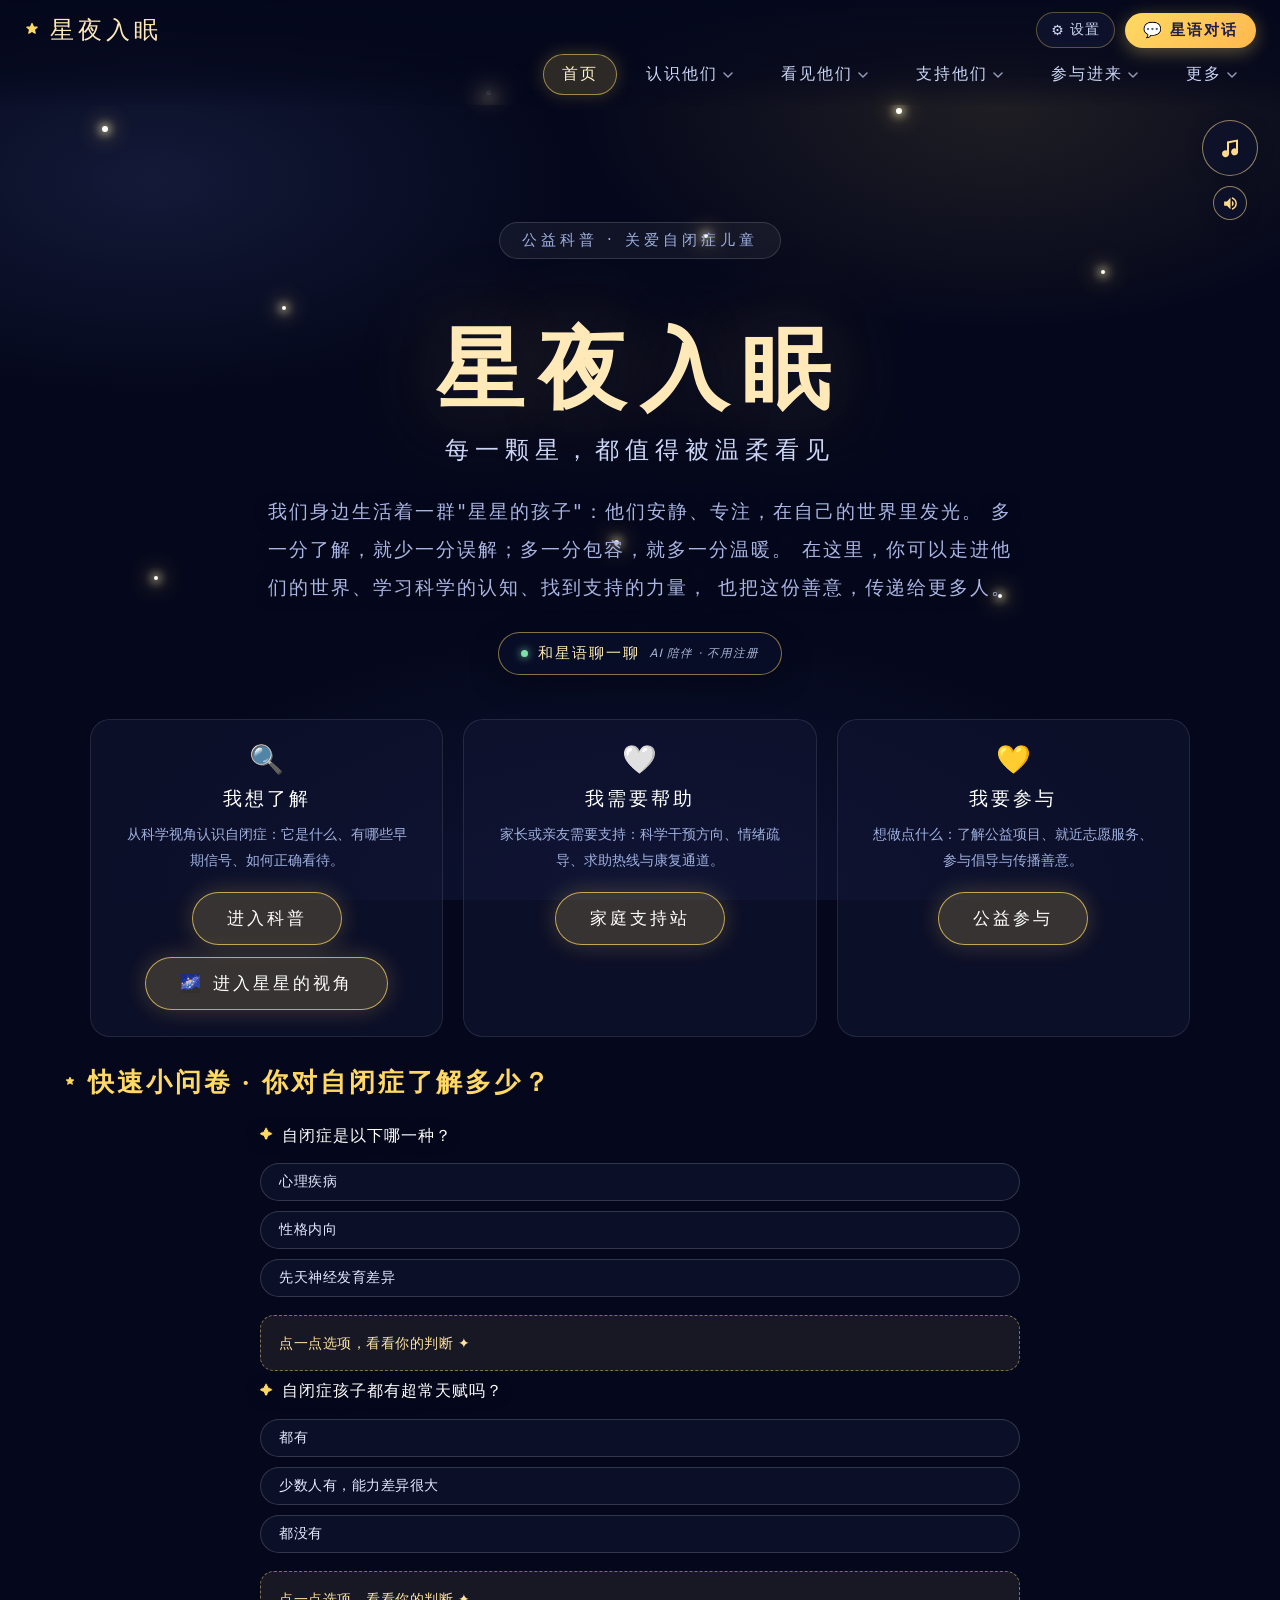
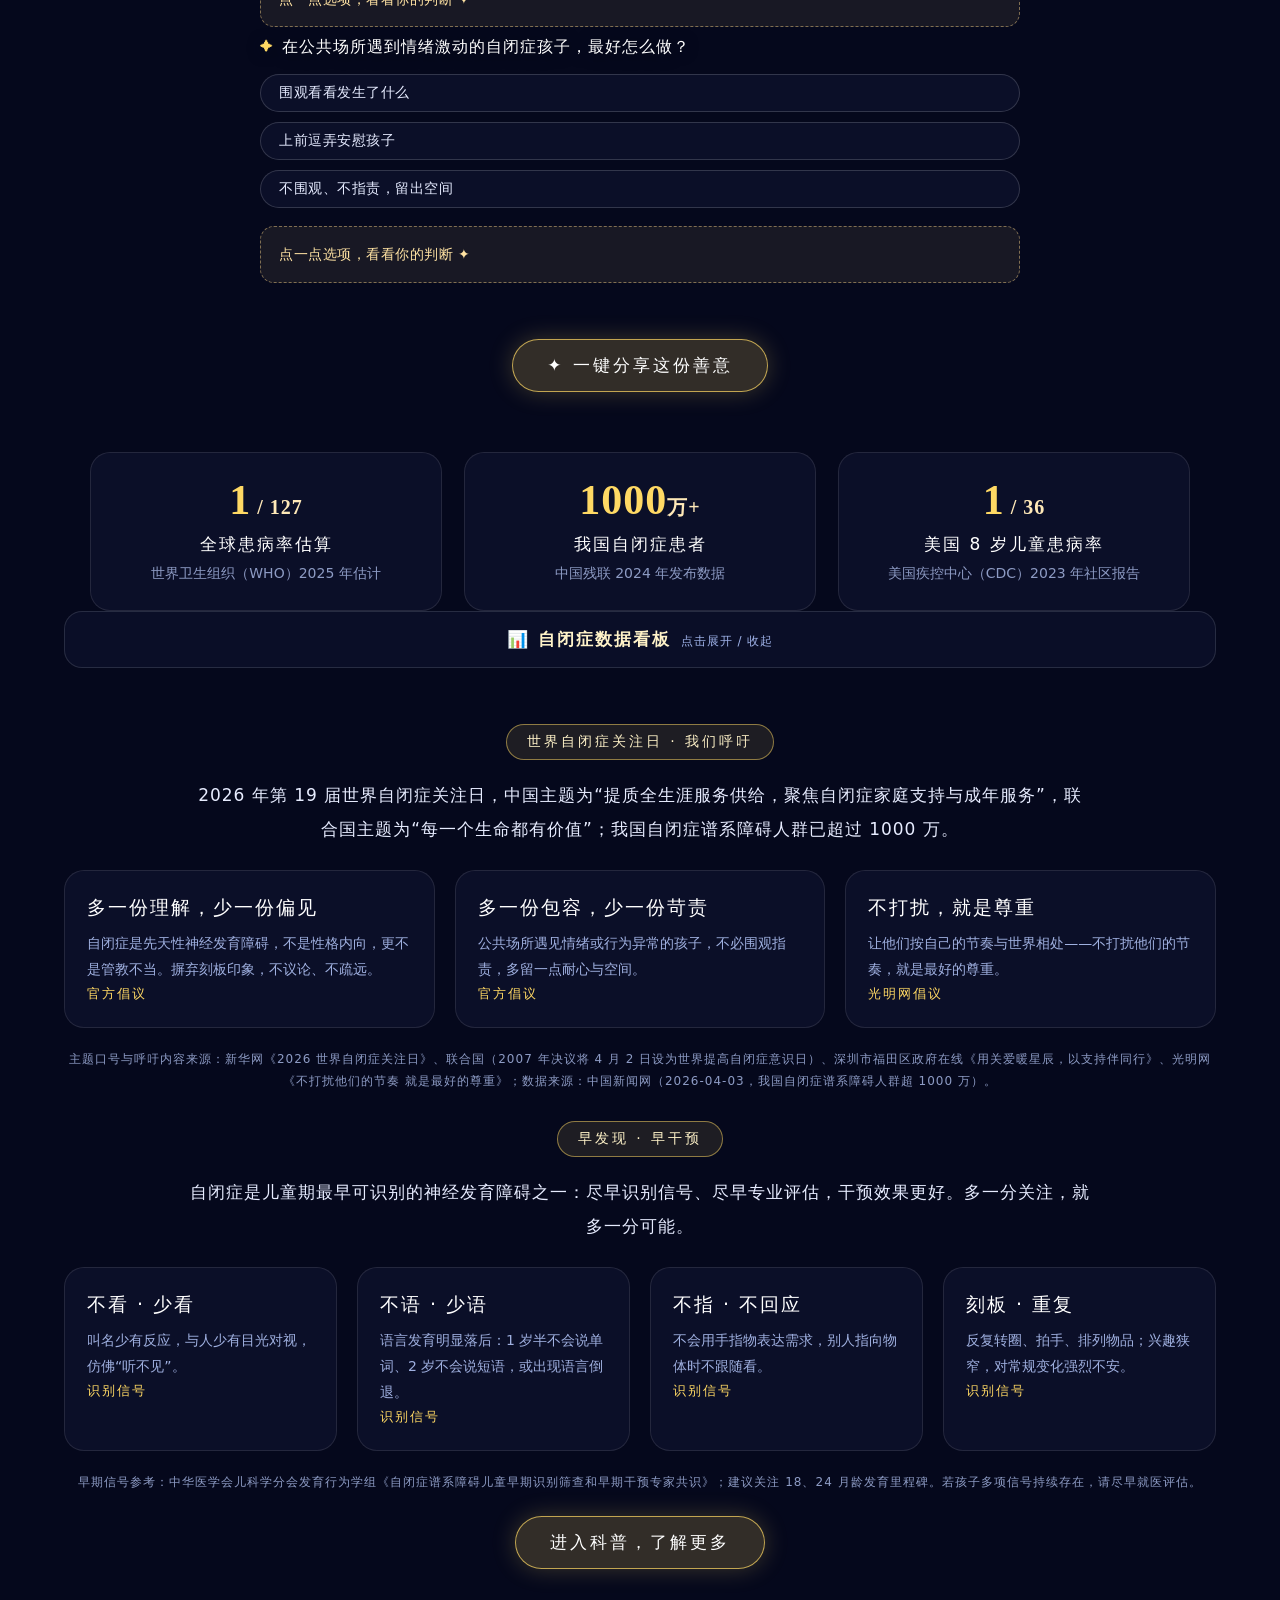
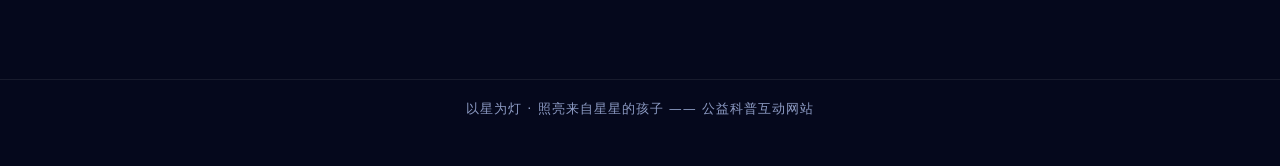
<file: index.html>
<!DOCTYPE html>
<html lang="zh-CN">
<head>
<meta charset="UTF-8">
<meta name="viewport" content="width=device-width, initial-scale=1, user-scalable=yes, viewport-fit=cover">
<meta name="description" content="星夜入眠：面向社会公众的关爱自闭症（自闭症）儿童公益科普互动网站。科学认识自闭症、早期识别信号、家庭支持、分人群行动指南、辟谣专区、政策救助与公益参与通道，让每一颗星都被温柔看见。">
<meta name="keywords" content="自闭症,孤独症,自闭症谱系障碍,自闭症儿童,星星的孩子,公益科普,世界自闭症关注日,早期干预,家庭支持,志愿服务">
<meta name="author" content="星夜入眠公益科普项目组">
<meta name="theme-color" content="#05081c">
<meta property="og:type" content="website">
<meta property="og:title" content="星夜入眠 · 以星为灯，照亮来自星星的孩子">
<meta property="og:description" content="科学认识自闭症，理解、接纳与支持星星的孩子——公益科普互动网站。">
<meta property="og:locale" content="zh_CN">
<meta property="og:url" content="https://qwq-tr-qwq.github.io/Under-the-Same-Stars/">
<meta property="og:image" content="https://qwq-tr-qwq.github.io/Under-the-Same-Stars/images/og-cover.jpg">
<meta property="og:image:width" content="1200">
<meta property="og:image:height" content="675">
<meta name="twitter:card" content="summary_large_image">
<meta name="twitter:image" content="https://qwq-tr-qwq.github.io/Under-the-Same-Stars/images/og-cover.jpg">
<link rel="manifest" href="others/manifest.json">
<title>以星为灯 · 照亮来自星星的孩子</title>
<link rel="icon" href="data:image/svg+xml,%3Csvg xmlns='http://www.w3.org/2000/svg' viewBox='0 0 24 24'%3E%3Cpath fill='%23FFD964' d='M12 2l2.4 6.2L21 10l-5.2 3.4L17 20l-5-3.4L7 20l1.2-6.6L3 10l6.6-1.8z'/%3E%3C/svg%3E">
<link rel="preconnect" href="https://miaoda.feishu.cn">
<link rel="preconnect" href="https://miaoda.feishu.cn" crossorigin>
<link rel="preconnect" href="https://text.pollinations.ai" crossorigin>
<link rel="dns-prefetch" href="https://api.deepseek.com">
<link rel="dns-prefetch" href="https://open.bigmodel.cn">
<link rel="dns-prefetch" href="https://dashscope.aliyuncs.com">
<link rel="stylesheet" href="https://miaoda.feishu.cn/fonts/css2?family=Noto+Serif+SC:wght@700;900&family=Noto+Sans+SC:wght@300;400;500;700&display=swap">
<link rel="stylesheet" href="css/style.css?v=1226">
</head>
<body>

  <!-- ================= 网站壳：顶部导航 ================= -->
  <nav class="site-nav" id="siteNav">
    <div class="nav-toprow">
      <div class="site-brand" data-view="home" role="button" tabindex="0"><i></i>星夜入眠</div>
      <div class="nav-right">
        <button class="pref-btn" id="settingsBtn" type="button" title="偏好设置：主题外观（深色/浅色）、网页动态效果、字号大小、背景音乐" aria-haspopup="dialog">
          <span aria-hidden="true">⚙</span><span class="ls-label">设置</span>
        </button>
        <button class="chat-fab-nav" id="navChatBtn" type="button">💬 星语对话</button>
        <button class="nav-burger" id="navBurger" type="button" aria-label="打开菜单">☰</button>
      </div>
    </div>
    <div class="site-links" id="siteLinks">
      <a data-view="home" class="on">首页</a>
      <div class="nav-group">
        <button class="nav-drop-btn" type="button">认识他们<svg class="drop-caret" viewBox="0 0 10 6"><path d="M1 1l4 4 4-4" fill="none" stroke="currentColor" stroke-width="1.5" stroke-linecap="round" stroke-linejoin="round"/></svg></button>
        <div class="nav-drop">
          <a data-view="science" role="button" tabindex="0">认识自闭症</a>
          <a data-view="myth" role="button" tabindex="0">辟谣专区</a>
          <a data-view="guide" role="button" tabindex="0">行动指南</a>
        </div>
      </div>
      <div class="nav-group">
        <button class="nav-drop-btn" type="button">看见他们<svg class="drop-caret" viewBox="0 0 10 6"><path d="M1 1l4 4 4-4" fill="none" stroke="currentColor" stroke-width="1.5" stroke-linecap="round" stroke-linejoin="round"/></svg></button>
        <div class="nav-drop">
          <a data-view="stories" role="button" tabindex="0">真实故事</a>
          <a data-view="gallery" role="button" tabindex="0">儿童作品展</a>
        </div>
      </div>
      <div class="nav-group">
        <button class="nav-drop-btn" type="button">支持他们<svg class="drop-caret" viewBox="0 0 10 6"><path d="M1 1l4 4 4-4" fill="none" stroke="currentColor" stroke-width="1.5" stroke-linecap="round" stroke-linejoin="round"/></svg></button>
        <div class="nav-drop">
          <a data-view="family" role="button" tabindex="0">家庭支持</a>
          <a data-view="policy" role="button" tabindex="0">政策救助</a>
        </div>
      </div>
      <div class="nav-group">
        <button class="nav-drop-btn" type="button">参与进来<svg class="drop-caret" viewBox="0 0 10 6"><path d="M1 1l4 4 4-4" fill="none" stroke="currentColor" stroke-width="1.5" stroke-linecap="round" stroke-linejoin="round"/></svg></button>
        <div class="nav-drop">
          <a data-view="charity" role="button" tabindex="0">公益参与</a>
          <a data-view="community" role="button" tabindex="0">互助社群</a>
        </div>
      </div>
      <div class="nav-group">
        <button class="nav-drop-btn" type="button">更多<svg class="drop-caret" viewBox="0 0 10 6"><path d="M1 1l4 4 4-4" fill="none" stroke="currentColor" stroke-width="1.5" stroke-linecap="round" stroke-linejoin="round"/></svg></button>
        <div class="nav-drop">
          <a data-view="news" role="button" tabindex="0">公益动态</a>
          <a data-view="about" role="button" tabindex="0">关于我们</a>
          <a data-view="feedback" role="button" tabindex="0">反馈支持</a>
        </div>
      </div>
    </div>
  </nav>
  <button class="site-back-mini" id="siteBackMini" type="button">✦ 返回首页</button>
  <div class="site-bg" aria-hidden="true">
    <i class="tw" style="left:8%;  top:14%; width:6px; height:6px; --tw-dur:3.4s;"></i>
    <i class="tw" style="left:22%; top:34%; width:4px; height:4px; --tw-dur:2.8s; --tw-delay:.8s;"></i>
    <i class="tw" style="left:38%; top:10%; width:5px; height:5px; --tw-dur:3.9s; --tw-delay:1.6s;"></i>
    <i class="tw" style="left:55%; top:26%; width:4px; height:4px; --tw-dur:3.1s; --tw-delay:.4s;"></i>
    <i class="tw" style="left:70%; top:12%; width:6px; height:6px; --tw-dur:3.6s; --tw-delay:2s;"></i>
    <i class="tw" style="left:86%; top:30%; width:4px; height:4px; --tw-dur:2.9s; --tw-delay:1.1s;"></i>
    <i class="tw" style="left:12%; top:64%; width:4px; height:4px; --tw-dur:3.3s; --tw-delay:2.4s;"></i>
    <i class="tw" style="left:48%; top:60%; width:5px; height:5px; --tw-dur:2.7s; --tw-delay:.6s;"></i>
    <i class="tw" style="left:78%; top:66%; width:4px; height:4px; --tw-dur:3.5s; --tw-delay:1.3s;"></i>
  </div>

  <!-- ================= 首页 ================= -->
  <section class="site-view site-home" data-view="home">
    <div class="site-hero">
      <span class="eyebrow">公益科普 · 关爱自闭症儿童</span>
      <h1>星夜入眠</h1>
      <p class="sub">每一颗星，都值得被温柔看见</p>
      <p class="lead">
        我们身边生活着一群"星星的孩子"：他们安静、专注，在自己的世界里发光。
        多一分了解，就少一分误解；多一分包容，就多一分温暖。
        在这里，你可以走进他们的世界、学习科学的认知、找到支持的力量，
        也把这份善意，传递给更多人。
      </p>
      <button class="hero-ai" id="heroAi" type="button" title="直接和星语聊一聊（AI 陪伴）">
        <i class="hai-dot" aria-hidden="true"></i>和星语聊一聊<i class="hai-sub">AI 陪伴 · 不用注册</i>
      </button>
    </div>

    <div class="site-quick">
      <div class="q-card">
        <div class="q-ic">🔍</div>
        <b>我想了解</b>
        <p>从科学视角认识自闭症：它是什么、有哪些早期信号、如何正确看待。</p>
        <div style="display:flex; flex-wrap:wrap; gap:12px; justify-content:center;">
        <button class="film-btn" data-goto="science" type="button">进入科普</button>
        <button class="film-btn" id="sensoryBtn" type="button">🌌 进入星星的视角</button>
        </div>
      </div>
      <div class="q-card">
        <div class="q-ic">🤍</div>
        <b>我需要帮助</b>
        <p>家长或亲友需要支持：科学干预方向、情绪疏导、求助热线与康复通道。</p>
        <button class="film-btn" data-goto="family" type="button">家庭支持站</button>
      </div>
      <div class="q-card">
        <div class="q-ic">💛</div>
        <b>我要参与</b>
        <p>想做点什么：了解公益项目、就近志愿服务、参与倡导与传播善意。</p>
        <button class="film-btn" data-goto="charity" type="button">公益参与</button>
      </div>
    </div>

    <div class="site-block" style="margin-top:28px;">
      <h4 style="text-align:center;">快速小问卷 · 你对自闭症了解多少？</h4>
      <div class="quiz">
        <div class="quiz-q" data-q="0">自闭症是以下哪一种？</div>
        <div class="quiz-opts" data-q="0">
          <button class="quiz-opt" type="button">心理疾病</button>
          <button class="quiz-opt" type="button">性格内向</button>
          <button class="quiz-opt" type="button">先天神经发育差异</button>
        </div>
        <div class="quiz-fb" data-q="0">点一点选项，看看你的判断 ✦</div>
        <div class="quiz-q" data-q="1">自闭症孩子都有超常天赋吗？</div>
        <div class="quiz-opts" data-q="1">
          <button class="quiz-opt" type="button">都有</button>
          <button class="quiz-opt" type="button">少数人有，能力差异很大</button>
          <button class="quiz-opt" type="button">都没有</button>
        </div>
        <div class="quiz-fb" data-q="1">点一点选项，看看你的判断 ✦</div>
        <div class="quiz-q" data-q="2">在公共场所遇到情绪激动的自闭症孩子，最好怎么做？</div>
        <div class="quiz-opts" data-q="2">
          <button class="quiz-opt" type="button">围观看看发生了什么</button>
          <button class="quiz-opt" type="button">上前逗弄安慰孩子</button>
          <button class="quiz-opt" type="button">不围观、不指责，留出空间</button>
        </div>
        <div class="quiz-fb" data-q="2">点一点选项，看看你的判断 ✦</div>
        <p class="quiz-done" id="quizDone"></p>
      </div>
    </div>
    <div style="text-align:center; margin-top:26px;">
      <button class="film-btn" id="shareBtn" type="button">✦ 一键分享这份善意</button>
    </div>
    <div class="site-data">
      <div class="sd"><b>1<small> / 127</small></b><span>全球患病率估算</span><em>世界卫生组织（WHO）2025 年估计</em></div>
      <div class="sd"><b>1000<small>万+</small></b><span>我国自闭症患者</span><em>中国残联 2024 年发布数据</em></div>
      <div class="sd"><b>1<small> / 36</small></b><span>美国 8 岁儿童患病率</span><em>美国疾控中心（CDC）2023 年社区报告</em></div>
    </div>

    <details class="dash-fold">
      <summary>📊 自闭症数据看板<span class="fold-hint">点击展开 / 收起</span></summary>
      <div class="site-block" style="margin-top:16px;">
      <p class="dash-intro">数字无法代替感受，却能帮我们更认真地看见这个群体。下方图表由站内数据层渲染，每个数据点都标注来源、年份与口径；各机构调查样本与年份不同，数值并列呈现，不做合并推算。</p>
      <div class="dash-meta" role="note" aria-label="数据版本与口径说明">
        <span class="dm-item">数据截至 <b id="dashUpdated">2026-04-03</b></span>
        <span class="dm-item">共 <b id="dashPoints">20</b> 个数据点</span>
        <span class="dm-item"><b id="dashReview">每季度复核</b></span>
        <span class="dm-tag" id="dashCaliber">科普示意 · 非医疗统计口径</span>
      </div>
      <div class="chart-grid">
        <div class="chart-card"><div class="chart-title">中国自闭症患者人数与儿童患病率变化</div><canvas id="chartLine" width="720" height="380"></canvas><p class="chart-cap" id="capTrend">人数首末两点为公开发布值，中间为估算；患病率各点口径不同，未连线。</p></div>
        <div class="chart-card"><div class="chart-title">各国自闭症患者数量比较（约，万人）</div><canvas id="chartPie1" width="720" height="380"></canvas><p class="chart-cap" id="capCountry">含全球约 6700 万（WHO）对照，「其他国家」为差额推算。</p></div>
        <div class="chart-card"><div class="chart-title">中国自闭症患者年龄构成（估算）</div><canvas id="chartPie2" width="720" height="380"></canvas><p class="chart-cap" id="capAge">按 14 岁以下约 500 万（人民日报·民生周刊 2025）拆分示意。</p></div>
      </div>
      <details class="src-list">
        <summary>📚 数据来源清单（<span id="dashSrcCount">10</span> 条）· 点击展开逐条查看</summary>
        <ol id="dashSrcList"><li>正在加载数据层…</li></ol>
      </details>
      </div>
    </details>

    <div class="site-call">
      <div class="call-head">
        <span class="call-tag">世界自闭症关注日 · 我们呼吁</span>
        <p class="call-quote">2026 年第 19 届世界自闭症关注日，中国主题为“提质全生涯服务供给，聚焦自闭症家庭支持与成年服务”，联合国主题为“每一个生命都有价值”；我国自闭症谱系障碍人群已超过 1000 万。</p>
      </div>
      <div class="site-cards">
        <div class="site-c"><b>多一份理解，少一份偏见</b><p>自闭症是先天性神经发育障碍，不是性格内向，更不是管教不当。摒弃刻板印象，不议论、不疏远。</p><span class="star">官方倡议</span></div>
        <div class="site-c"><b>多一份包容，少一份苛责</b><p>公共场所遇见情绪或行为异常的孩子，不必围观指责，多留一点耐心与空间。</p><span class="star">官方倡议</span></div>
        <div class="site-c"><b>不打扰，就是尊重</b><p>让他们按自己的节奏与世界相处——不打扰他们的节奏，就是最好的尊重。</p><span class="star">光明网倡议</span></div>
      </div>
      <p class="call-src">主题口号与呼吁内容来源：新华网《2026 世界自闭症关注日》、联合国（2007 年决议将 4 月 2 日设为世界提高自闭症意识日）、深圳市福田区政府在线《用关爱暖星辰，以支持伴同行》、光明网《不打扰他们的节奏 就是最好的尊重》；数据来源：中国新闻网（2026-04-03，我国自闭症谱系障碍人群超 1000 万）。</p>
    </div>

    <div class="site-call" style="margin-top:28px;">
      <div class="call-head">
        <span class="call-tag">早发现 · 早干预</span>
        <p class="call-quote">自闭症是儿童期最早可识别的神经发育障碍之一：尽早识别信号、尽早专业评估，干预效果更好。多一分关注，就多一分可能。</p>
      </div>
      <div class="site-cards four">
        <div class="site-c"><b>不看 · 少看</b><p>叫名少有反应，与人少有目光对视，仿佛“听不见”。</p><span class="star">识别信号</span></div>
        <div class="site-c"><b>不语 · 少语</b><p>语言发育明显落后：1 岁半不会说单词、2 岁不会说短语，或出现语言倒退。</p><span class="star">识别信号</span></div>
        <div class="site-c"><b>不指 · 不回应</b><p>不会用手指物表达需求，别人指向物体时不跟随看。</p><span class="star">识别信号</span></div>
        <div class="site-c"><b>刻板 · 重复</b><p>反复转圈、拍手、排列物品；兴趣狭窄，对常规变化强烈不安。</p><span class="star">识别信号</span></div>
      </div>
      <p class="call-src">早期信号参考：中华医学会儿科学分会发育行为学组《自闭症谱系障碍儿童早期识别筛查和早期干预专家共识》；建议关注 18、24 月龄发育里程碑。若孩子多项信号持续存在，请尽早就医评估。</p>
      <p style="text-align:center; margin-top:22px;"><button class="film-btn" data-goto="science" type="button">进入科普，了解更多</button></p>
    </div>

  </section>

  <!-- ================= 家庭支持站 ================= -->
  <section class="site-view site-sec" data-view="family">
    <div class="site-sec-head">
      <span class="kicker">FAMILY SUPPORT</span>
      <h2>家庭支持站</h2>
      <p>养育"星星的孩子"是一场长跑，辛苦与爱同样真实。这里为你整理科学的干预方向、情绪的自我照顾，以及可以求助的通道。</p>
    </div>
    <div class="site-block">
      <h4>干预与陪伴 · 可以这样做</h4>
      <div class="site-cards four">
        <div class="site-c"><b>尽早专业评估</b><p>怀疑孩子有发育差异时，尽早到正规医院儿童保健科、发育行为儿科或精神心理科做专业评估，早发现、早干预效果更好。</p><span class="star">科学起点</span></div>
        <div class="site-c"><b>早期干预训练</b><p>行为干预、言语与社交技能训练等专业干预，能帮助孩子提升沟通与生活能力。选择有资质、以循证方法为主的机构。</p><span class="star">循证支持</span></div>
        <div class="site-c"><b>结构化日常</b><p>固定的作息、可视化的日程、清晰的规则，能给孩子带来安全感，减少因环境突变引发的不安。</p><span class="star">稳定带来安心</span></div>
        <div class="site-c"><b>正向强化</b><p>多看见孩子"做到了什么"，用具体的表扬强化好行为，比反复纠正更有效。</p><span class="star">温柔而坚定</span></div>
      </div>
    </div>
    <div class="site-block">
      <h4>家长情绪疏导 · 先照顾好自己</h4>
      <div class="site-cards four">
        <div class="site-c"><b>允许自己休息</b><p>照顾者也需要喘息。每天留一点只属于自己的时间，这不是失职，而是为了走得更远。</p><span class="star">自我关怀</span></div>
        <div class="site-c"><b>找到支持圈</b><p>和信任的家人朋友倾诉，或加入家长互助社群——被理解的感觉，本身就是力量。</p><span class="star">不再独自硬扛</span></div>
        <div class="site-c"><b>接纳情绪起伏</b><p>焦虑、委屈、无力都是真实而正常的。允许情绪流动，必要时寻求心理咨询师的专业支持。</p><span class="star">情绪没有对错</span></div>
        <div class="site-c"><b>记住：不是你的错</b><p>自闭症是神经发育差异，不是任何人的过错。放下自责，把精力留给行动与陪伴。</p><span class="star">卸下重担</span></div>
      </div>
    </div>
    <div class="site-block">
      <h4>资源与求助通道</h4>
      <div class="site-cards">
        <div class="site-c"><b>全国心理援助热线 12356</b><p>由国家卫生健康委设立的全国统一心理援助热线，24 小时可拨打，需要时请别犹豫。</p><span class="star">免费 · 保密 · 专业</span></div>
        <div class="site-c"><b>当地残联与妇幼保健机构</b><p>可咨询当地残联的康复救助项目，以及妇幼保健院、儿童医院的相关科室，获取评估与康复资源信息。</p><span class="star">就近求助</span></div>
        <div class="site-c"><b>选择正规康复机构</b><p>选择前核实机构资质与干预方法是否循证，不轻信"包治好"的承诺，必要时多方了解、实地考察。</p><span class="star">谨慎选择</span></div>
      </div>
      <div class="site-note">温馨提示：本页内容为公益科普，不构成医疗建议。孩子的评估、诊断与干预方案，请以正规医疗机构专业意见为准。</div>
    <div class="site-block">
      <h4>带孩子外出 · 突发情况应对贴士</h4>
      <div class="site-cards four">
        <div class="site-c"><b>提前预告行程</b><p>出门前用照片或图卡预告"要去哪、待多久"，减少环境突变带来的不安；带上安抚物（玩具、耳机、零食）。</p><span class="star">事前准备</span></div>
        <div class="site-c"><b>情绪爆发时</b><p>先带离人多区域，找一个安静角落，放低声音、放慢动作；不强行抱走、不大声制止。</p><span class="star">就地安抚</span></div>
        <div class="site-c"><b>请求帮助时</b><p>需要时可向工作人员出示求助说明卡（自备"孩子是自闭症，请多理解"提示卡），大多数人都愿意帮忙。</p><span class="star">求助技巧</span></div>
        <div class="site-c"><b>防走失准备</b><p>给孩子佩戴写有联系方式的手环或信息卡；人群密集处牵好手，约定"找不到妈妈就站在原地"。</p><span class="star">安全保障</span></div>
      </div>
    </div>
    </div>
  </section>

  <!-- ================= 儿童作品展 ================= -->
  <section class="site-view site-sec" data-view="gallery">
    <div class="site-sec-head">
      <span class="kicker">CHILDREN'S GALLERY</span>
      <h2>儿童作品展</h2>
      <p>他们不是"不会表达"，只是用另一种语言与世界对话——绘画、手作、音乐、专注的热爱。这里的每一件作品，都值得被认真看见。</p>
    </div>
    <div class="site-block">
      <h4>作品展廊</h4>
      <div class="site-cards art4">
        <div class="site-c art-c">
          <div class="art-pic"><img loading="lazy" decoding="async" src="images/asset_03.webp" alt="遨游太空" width="673" height="500"></div>
          <div class="art-body"><b>遨游太空</b><p>一个孩子画下了火箭与漫天星星——他说，长大后要飞到太空去看看。</p><span class="star">儿童美术作品</span></div>
        </div>
        <div class="site-c art-c">
          <div class="art-pic"><img loading="lazy" decoding="async" src="images/asset_04.webp" alt="江南好 · 忆江南" width="900" height="1388"></div>
          <div class="art-body"><b>江南好 · 忆江南</b><p>诗配画《忆江南》：白墙黛瓦、一叶扁舟。孩子把古诗画成了江南的春天。</p><span class="star">供图：北京市海淀区特教中心</span></div>
        </div>
        <div class="site-c art-c">
          <div class="art-pic"><img loading="lazy" decoding="async" src="images/asset_05.jpg" alt="我住的城市" width="400" height="496"></div>
          <div class="art-body"><b>我住的城市</b><p>太阳、高楼与大树——9 岁男孩瑞瑞笔下的城市，明亮又热闹。</p><span class="star">9 岁自闭症孩子瑞瑞的作品</span></div>
        </div>
        <div class="site-c art-c">
          <div class="art-pic"><img loading="lazy" decoding="async" src="images/asset_06.webp" alt="童话森林" width="900" height="661"></div>
          <div class="art-body"><b>童话森林</b><p>大树、小狗与蘑菇——孩子画下一片温柔的小森林，邀请你来做客。</p><span class="star">CGTN 报道 · 自闭症儿童画作</span></div>
        </div>
        <div class="site-c art-c">
          <div class="art-pic"><img loading="lazy" decoding="async" src="images/asset_07.webp" alt="斑斓的脸" width="650" height="500"></div>
          <div class="art-body"><b>斑斓的脸</b><p>无数种颜色的面孔挤在一起——他说，每个人都有自己的样子。</p><span class="star">儿童美术作品</span></div>
        </div>
        <div class="site-c art-c">
          <div class="art-pic"><img loading="lazy" decoding="async" src="images/asset_08.webp" alt="彩色的表情" width="1280" height="962"></div>
          <div class="art-body"><b>彩色的表情</b><p>夸张的五官与浓烈的颜色，是他表达情绪的方式。</p><span class="star">儿童美术作品</span></div>
        </div>
        <div class="site-c art-c">
          <div class="art-pic"><img loading="lazy" decoding="async" src="images/asset_09.webp" alt="武汉加油" width="500" height="369"></div>
          <div class="art-body"><b>武汉加油</b><p>30 名自闭症小朋友致敬战疫英雄——他们同样懂爱、同样会感恩。</p><span class="star">今日头条公益报道作品</span></div>
        </div>
        <div class="site-c art-c">
          <div class="art-pic"><img loading="lazy" decoding="async" src="images/asset_10.jpg" alt="奇想生灵" width="494" height="409"></div>
          <div class="art-body"><b>奇想生灵</b><p>鱼与龙的奇妙组合，星星落在画里——这是他最珍视的装裱作品。</p><span class="star">今日头条报道作品</span></div>
        </div>
      </div>
    </div>
  </section>

  <!-- ================= 看见他们 · 真实故事 ================= -->
  <section class="site-view site-sec" data-view="stories">
    <div class="site-sec-head">
      <span class="kicker">REAL STORIES</span>
      <h2>看见他们 · 真实故事</h2>
      <p>科普之外，更动人的是真实的生活。以下为匿名化示例故事，为保护隐私均以插画代替人像——他们的世界，值得被认真听见。</p>
    </div>
    <div class="site-block">
      <div class="story-row">
        <div class="story-illus"><img loading="lazy" decoding="async" src="images/asset_11.jpg" alt="孩子眼中的世界·插画" width="800" height="600"></div>
        <div class="story-cols">
          <h4>孩子的视角 · 我眼里的世界</h4>
          <div class="story-quote"><span class="sq-txt">"商场里很吵，像有一千个喇叭同时响；灯光太亮，晃得我不敢睁眼。我想说"我害怕"，可话到嘴边就变成了不说话。妈妈的手很暖，可我一着急，连那只手都不敢去牵。"</span><span class="sq-tag">自闭症男孩 · 示例独白</span><span class="sq-who">隐私保护 · 插画示意</span></div>
          <div class="story-quote"><span class="sq-txt">"我不看你的眼睛，不代表我不在乎你。同学们笑的时候，我也想跟着笑，可我不知道什么时候该笑。我在听，只是需要你多等一会儿——等我把想说的话，慢慢找出来。"</span><span class="sq-tag">自闭症女孩 · 示例独白</span><span class="sq-who">隐私保护 · 插画示意</span></div>
        </div>
      </div>
    </div>
    <div class="site-block">
      <div class="story-row">
        <div class="story-illus"><img loading="lazy" decoding="async" src="images/asset_12.jpg" alt="家长与孩子的日常·插画" width="800" height="600"></div>
        <div class="story-cols">
          <h4>家长的手记 · 长跑中的光</h4>
          <div class="story-quote"><span class="sq-txt">"第一次带孩子去公园，他被喇叭声吓得蹲在角落，抱着头不肯起来。周围有人指指点点，我很难受，但后来我学会了：先稳住自己，才能稳住他。蹲下来陪他数完十颗星星，他慢慢就不怕了。"</span><span class="sq-tag">一位妈妈的日常 · 示例</span><span class="sq-who">隐私保护 · 插画示意</span></div>
          <div class="story-quote"><span class="sq-txt">"他三岁半还不会叫妈妈。那天晚上，他在我耳边轻轻说了一个"妈"字，我抱着他哭了很久。康复课上老师教他吹泡泡、拍手，每天练一点点——慢一点没关系，我们有的是时间。"</span><span class="sq-tag">一位妈妈的手记 · 示例</span><span class="sq-who">隐私保护 · 插画示意</span></div>
        </div>
      </div>
    </div>
    <div class="site-block">
      <div class="story-row">
        <div class="story-illus"><img loading="lazy" decoding="async" src="images/asset_13.webp" alt="康复师陪伴·插画" width="800" height="600"></div>
        <div class="story-cols">
          <h4>康复师视角 · 微小的进步</h4>
          <div class="story-quote"><span class="sq-txt">"干预的意义不是"变正常"，而是帮他们更自如地生活。有个孩子第一次主动牵起我的手，是在我们一起练习了 47 遍"打招呼"之后——他手心都是汗，却记得把我的手握得紧紧的。"</span><span class="sq-tag">特教康复师 · 示例</span><span class="sq-who">隐私保护 · 插画示意</span></div>
          <div class="story-quote"><span class="sq-txt">"我们最常做的事，是把"大目标"拆成"小步子"。今天学会用眼神示意，明天多坐稳五分钟；把一件事拆成十二个小节，一节一节来。每一步，都算数。"</span><span class="sq-tag">特教康复师 · 示例</span><span class="sq-who">隐私保护 · 插画示意</span></div>
        </div>
      </div>
    </div>
    <div class="site-block">
      <div class="story-row">
        <div class="story-illus"><img loading="lazy" decoding="async" src="images/asset_14.webp" alt="星空画室·插画" width="800" height="600"></div>
        <div class="story-cols">
          <h4>成长案例 · 他们也在融入世界</h4>
          <div class="story-quote"><span class="sq-txt">"小宇（化名）三岁确诊，不会对视、不会应答。从一次次"眼神练习"开始，到在便利店主动说"谢谢"，再到融合班级里有了第一个朋友。他依然与众不同，但世界开始接纳他的不同。"</span><span class="sq-tag">社区融合案例 · 示例</span><span class="sq-who">隐私保护 · 化名处理</span></div>
          <div class="story-quote"><span class="sq-txt">"阿哲（化名）的画被印成明信片，在义卖上很受欢迎。他在工作室画了三年，从只会画一条线，到画出一整片星空。他说："有人喜欢我的画，我很高兴。""</span><span class="sq-tag">成年就业案例 · 示例</span><span class="sq-who">隐私保护 · 化名处理</span></div>
        </div>
      </div>
    </div>
    <div class="site-block">
      <div class="site-note">隐私与版权说明：以上故事均为匿名化示例（化名 / 插画处理），不指向任何真实个体；插画与文字版权归本站所有，转载请注明来源。</div>
    </div>
  </section>
  <!-- ================= 公益参与通道 ================= -->
  <section class="site-view site-sec" data-view="charity">
    <div class="site-sec-head">
      <span class="kicker">TAKE ACTION</span>
      <h2>公益参与通道</h2>
      <p>公益不一定要做惊天动地的事——一句理解、一次志愿、一份转发，都是洒向他们小星球的星光。</p>
    </div>
    <div class="site-block">
      <h4>你可以通过这些方式帮助他们</h4>
      <div class="site-cards four">
        <a class="site-c" href="https://www.autistic.com.cn/?cateid=1" target="_blank" rel="noopener" style="text-decoration:none;color:inherit;cursor:pointer;"><b>关注公益倡导活动</b><p>如壹基金“蓝色行动”、世界自闭症日“蓝丝带”等活动，参与线下倡导与美育互动，让更多人看见他们。</p><span class="star">前往中国精协官网 ↗</span></a>
        <a class="site-c" href="https://www.cdpf.org.cn/" target="_blank" rel="noopener" style="text-decoration:none;color:inherit;cursor:pointer;"><b>就近志愿服务</b><p>关注当地残联、特教学校、康复机构与正规公益组织发布的招募信息，参与陪伴与活动支持。</p><span class="star">前往中国残联官网 ↗</span></a>
        <a class="site-c" href="https://www.cfdp.org/" target="_blank" rel="noopener" style="text-decoration:none;color:inherit;cursor:pointer;"><b>支持公益项目</b><p>如壹基金“海洋天堂计划”等自闭症群体服务项目，通过正规公益平台捐赠或参与义卖。</p><span class="star">前往中国残疾人福利基金会 ↗</span></a>
        <div class="site-c"><b>日常的善意</b><p>遇见的耐心、理解与不打扰，转发一份科普——每个人的善意，都是他们需要的帮助。</p><span class="star">人人可参与</span></div>
      </div>
      <div class="site-note">提示：参与公益请通过当地民政部门、残联及正规公益组织官方渠道报名；家人或自己需要心理支持时，可拨打全国心理援助热线 12356。</div>
    </div>
    <div class="site-block">
      <h4>帮扶机构对接</h4>
      <div class="site-cards">
        <a class="site-c" href="https://www.cdpf.org.cn/" target="_blank" rel="noopener" style="text-decoration:none;color:inherit;cursor:pointer;"><b>当地残疾人联合会</b><p>可咨询自闭症儿童康复救助项目、补贴政策与定点机构名单。</p><span class="star">前往中国残联 ↗</span></a>
        <div class="site-c"><b>妇幼保健院 / 儿童医院</b><p>儿保科、发育行为儿科、精神心理科提供评估、诊断与干预指导。</p><span class="star">医疗支持</span></div>
        <a class="site-c" href="https://www.cfdp.org/" target="_blank" rel="noopener" style="text-decoration:none;color:inherit;cursor:pointer;"><b>中国残疾人福利基金会</b><p>全国性公募基金会，开展集善工程等自闭症儿童帮扶项目，可在线捐助或参与志愿服务。</p><span class="star">前往中国残疾人福利基金会 ↗</span></a>
      </div>
    </div>
    <div class="site-block">
      <h4>志愿者登记 · 把善意变成行动</h4>
      <p style="font-size:14px; font-weight:300; line-height:1.9; color:#9fb0e0; letter-spacing:1px; max-width:900px; margin:0 auto 22px; text-align:center;">留下你的联系方式与愿意参与的方式，公益组织将根据各地招募需求与你联系（当前为本地演示登记，正式上线后接入后台审核与通知）。</p>
      <form class="site-form" id="volForm" style="margin-top:6px;">
        <label for="volName">称呼</label>
        <input id="volName" type="text" maxlength="20" placeholder="怎么称呼你（如：小陈同学）">
        <label for="volContact">联系方式</label>
        <input id="volContact" type="text" maxlength="40" placeholder="手机号 / 微信号 / 邮箱（用于公益组织联系）">
        <label for="volWay">愿意参与的方式</label>
        <select id="volWay">
          <option value="陪伴互动">陪伴互动（陪读、画画、游戏）</option>
          <option value="活动支持">活动支持（线下倡导、活动现场）</option>
          <option value="内容传播">内容传播（文案、设计、视频）</option>
          <option value="专业服务">专业服务（特教、心理、康复相关）</option>
          <option value="其他">其他 / 待定</option>
        </select>
        <button type="submit">提交登记 ✦</button>
      </form>
      <div class="site-note">隐私提示：请勿填写身份证号、家庭住址等敏感信息；公益组织联系前不会索要任何费用，谨防诈骗。</div>
    </div>
    <div class="site-block">
    <div class="site-block">
      <h4>公益项目 · 让善意的路径更具体</h4>
      <div class="site-cards four">
        <div class="site-c"><b>壹基金 · 海洋天堂计划</b><p>面向自闭症群体的长期公益项目，提供康复资助、家长支持与融合倡导；可通过壹基金官网及腾讯公益等正规平台参与。</p><span class="star">来源：壹基金</span></div>
        <div class="site-c"><b>壹基金 · 蓝色行动</b><p>每年 4 月发起的大型公众倡导，通过变蓝、蓝丝带、融合课堂等形式，让公众走近自闭症群体。</p><span class="star">来源：壹基金 / 新华网</span></div>
        <div class="site-c"><b>中国残疾人福利基金会 · 集善工程</b><p>长期开展残疾儿童康复资助等公益项目（含自闭症儿童），可通过基金会官网了解申请与捐助渠道。</p><span class="star">来源：基金会官网</span></div>
        <div class="site-c"><b>腾讯公益平台 · 自闭症项目</b><p>平台内有多家正规公益机构的自闭症项目，支持月捐与项目进度查看；捐赠前请核对机构资质。</p><span class="star">来源：腾讯公益</span></div>
      </div>
      <div class="site-note">项目信息为公开资料整理，参与前请通过机构官网、民政部门或全国慈善信息公开平台（慈善中国）核实资质；本页不代收任何捐款。</div>
    </div>
    <div class="site-block">
      <h4>筹款与物资 · 每一份支持都有去处</h4>
      <div class="site-cards">
        <div class="site-c"><b>线上捐赠</b><p>通过壹基金、腾讯公益等正规平台的项目页捐赠，捐赠后可查看公开项目报告，做到"去向可查"。</p><span class="star">官方平台</span></div>
        <div class="site-c"><b>物资捐赠</b><p>绘本、感统玩具、美术用品、安静角物资等是机构常缺的物品；捐赠前先联系机构确认需求清单与接收方式。</p><span class="star">先问需求</span></div>
        <div class="site-c"><b>义卖与月捐</b><p>参与"蓝色行动"义卖市集，或加入公益项目月捐计划，用稳定的支持陪伴他们成长。</p><span class="star">长期支持</span></div>
        <div class="site-c"><b>防骗提醒</b><p>正规机构不会要求向个人账户转账、不承诺"包治好"；发现可疑募捐请向民政部门举报或拨打 12345。</p><span class="star">务必核实</span></div>
      </div>
    </div>
    <div class="site-block">
      <h4>企业 / 商家可以怎么做 · 让善意进入日常</h4>
      <div class="site-cards">
        <div class="site-c"><b>员工接待培训</b><p>为门店员工提供简单培训：如何识别与接待自闭症家庭、孩子情绪波动时怎么做——一次培训，就是一份包容。</p><span class="star">门店友好</span></div>
        <div class="site-c"><b>公益合作与采购</b><p>采购自闭症孩子的文创作品用于企业礼品，或与公益组织联合举办公益活动，让善意有落点。</p><span class="star">商业向善</span></div>
        <div class="site-c"><b>开放空间与便利</b><p>为自闭症家庭提供安静角、优先通道或弹性时段（如"安静购物时段"），小改变也能暖人心。</p><span class="star">环境友好</span></div>
      </div>
    </div>
    <div class="site-block">
      <h4>看一部公益短片</h4>
      <div class="site-film">
        <div class="film-copy"><b>《来自星星的孩子》</b><p>一支关于自闭症儿童的公益短片，走进他们的世界，只需几分钟的耐心。</p><span class="star">来源：B 站 · 四川观察</span></div>
        <div class="film-copy"><b>传播即参与</b><p>把这份科普转发给身边的人，让更多人了解、理解、接纳——每一次传播都是善意。</p><span class="star">让善意流动</span></div>
        <button class="film-btn" data-goto="science@9" type="button">点击此处观看公益短片</button>
      </div>
    </div>
  </section>

  <!-- ================= 家长互助社群 ================= -->
  <section class="site-view site-sec" data-view="community">
    <div class="site-sec-head">
      <span class="kicker">COMMUNITY</span>
      <h2>家长互助社群</h2>
      <p>养育路上，最珍贵的常常是"原来你也懂"。在这里留下一句话，也接住别人的一句——让相似的经历彼此打气。</p>
    </div>
    <div class="site-block">
      <h4>星光留言墙</h4>
      <div class="site-msgwall">
        <div class="mw-input">
          <input id="mwName" type="text" maxlength="12" placeholder="昵称">
          <input id="mwText" type="text" maxlength="120" placeholder="想说的话（一句鼓励、一份经验、一次求助）">
          <button id="mwSend" type="button">发布</button>
        </div>
        <div class="mw-stage" id="mwStage"></div>
        <div class="mw-hint">星光弹幕 · 家长们的留言正从眼前划过；发布后，你的留言会以金色高亮弹出 ✦</div>
        <div class="mw-lightrow">
          <button id="lightStar" type="button">✦ 点亮一颗星，为星宝们祝福</button>
          <span class="mw-lightcount">已点亮 <b id="starLightCount">0</b> 颗星光</span>
        </div>
      </div>
    </div>
    <div class="site-block">
      <h4>来自同路人的话</h4>
      <div class="site-cards">
        <div class="site-c"><b>"他不是不会说话，只是需要我多等几秒"</b><p>一位妈妈这样说。慢一点没关系，被等待本身，就是一种被爱着的感觉。</p><span class="star">来自家长</span></div>
        <div class="site-c"><b>"先照顾好自己的情绪，才能接住孩子的情绪"</b><p>这是很多家长慢慢学会的事。你不需要完美，只需要真实地坚持。</p><span class="star">来自家长</span></div>
        <div class="site-c"><b>"孩子的一点点进步，都值得庆祝"</b><p>学会发光的路上，每一步都算数。今天的他，比昨天多说了三个字——这就是值得开心的事。</p><span class="star">来自家长</span></div>
      </div>
      <div class="site-note">隐私提示：为了保护自己与孩子的隐私，请勿在留言中填写真实姓名、学校、家庭住址等可识别信息。</div>    </div>
    </div>
    <div class="site-block">
      <h4>AI 星空寄语 · 生成你的专属卡片</h4>
      <p style="font-size:14px; font-weight:300; line-height:1.9; color:#9fb0e0; letter-spacing:1px; max-width:720px; margin:0 auto 20px; text-align:center;">输入一个关键词或此刻的心情，星语 AI 会为你写下一句温柔的寄语，落在一页星空上——写给谁都可以：星宝、家长、志愿者，或者你自己。</p>
      <div class="cert-wrap">
        <div class="cert-name-row"><input id="wishTheme" type="text" maxlength="20" placeholder="此刻的心情或关键词（如：给妈妈 / 加油 / 晚安）"></div>
        <div class="cert-preview"><canvas id="wishCanvas" width="540" height="720"></canvas></div>
        <div class="cert-hint"><button class="film-btn" id="wishGen" type="button">✦ 生成寄语卡片</button>　寄语由星语 AI 实时生成（未配置 Key 时使用内置寄语库）；卡片可长按 / 截图保存分享。</div>
      </div>
    </div>
    <div class="site-block">
      <h4>公益打卡 · 领取你的电子证书</h4>
      <p style="font-size:14px; font-weight:300; line-height:1.9; color:#9fb0e0; letter-spacing:1px; max-width:720px; margin:0 auto 20px; text-align:center;">看完科普、答完问卷，就是一次实实在在的公益学习。输入你的昵称，领取一张属于你的「公益科普 · 电子证书」——截图保存，让善意继续流动。</p>
      <div class="cert-wrap">
        <div class="cert-name-row"><input id="certName" type="text" maxlength="12" placeholder="输入你的昵称（选填）"></div>
        <div class="cert-preview"><canvas id="certCanvas" width="640" height="460"></canvas></div>
        <p class="cert-hint">证书由网页实时生成，可长按 / 截图保存；本证书仅作公益学习纪念，无任何官方效力。</p>
      </div>
    </div>
    </div>
  </section>

  <!-- ================= 行动指南 ================= -->
  <section class="site-view site-sec" data-view="guide">
    <div class="site-sec-head">
      <span class="kicker">GUIDE FOR ALL</span>
      <h2>行动指南</h2>
      <p>面对星星的孩子，善意不靠天赋，靠具体。这里按你遇到他们的场景，给出一份可以照着做的小清单。</p>
    </div>
    <div class="site-block">
      <h4>在公共场所遇见时</h4>
      <div class="site-cards">
        <div class="site-c"><b>不围观，不指责</b><p>孩子情绪失控或行为异常时，收起目光与议论，给家庭留出空间——围观与指点本身就是压力。</p><span class="star">公共善意</span></div>
        <div class="site-c"><b>留出安全空间</b><p>后退一步、放慢脚步，不强行搭话或逗弄，让他们按自己的节奏平静下来。</p><span class="star">距离即尊重</span></div>
        <div class="site-c"><b>语言简短温和</b><p>需要沟通时，用短句、慢语速、平和的语气；不催促、不大声、不反复追问。</p><span class="star">好好说话</span></div>
      </div>
    </div>
    <div class="site-block">
      <h4>在学校与课堂</h4>
      <div class="site-cards four">
        <div class="site-c"><b>老师 · 结构化环境</b><p>固定座位与流程、可视化日程表、提前预告变化，减少不确定性带来的不安。</p><span class="star">教师可做</span></div>
        <div class="site-c"><b>老师 · 正向看见</b><p>多关注"做到了什么"，用具体表扬替代批评；与家长保持沟通，共同制定支持方案。</p><span class="star">教师可做</span></div>
        <div class="site-c"><b>同学 · 平等邀请</b><p>主动邀请他们一起游戏与活动，用"我们一起"代替"我教你"；不嘲笑、不模仿其行为。</p><span class="star">同学可做</span></div>
        <div class="site-c"><b>同学 · 温柔等待</b><p>他们回应慢时，多等几秒，不替他们抢答，也不因此疏远——等待本身就是接纳。</p><span class="star">同学可做</span></div>
      </div>
    </div>
    <div class="site-block">
      <h4>在职场 · 邻里 · 亲友之间</h4>
      <div class="site-cards">
        <div class="site-c"><b>同事 · 合理便利</b><p>为谱系同事提供可预期的沟通方式与工作环境调整，理解差异不是失职，而是专业。</p><span class="star">职场包容</span></div>
        <div class="site-c"><b>邻里 · 平常相处</b><p>遇见时打一声平常的招呼，不围观、不同情化；孩子打扰时友善提醒而非指责。</p><span class="star">邻里温度</span></div>
        <div class="site-c"><b>亲友 · 理解支持</b><p>不评判养育方式，主动分担一点照护压力——一句"我懂"往往比建议更有力量。</p><span class="star">亲友支持</span></div>
      </div>
    </div>
    <div class="site-block" style="text-align:center;">
      <h4>走近一步 · 体验星宝的感官世界</h4>
      <p style="font-size:15px; font-weight:300; line-height:2; color:#c9d3f2; letter-spacing:1px; max-width:760px; margin:0 auto 22px;">商场广播、闪烁灯光、拥挤人潮……对很多自闭症孩子来说，普通环境可能像这样：刺眼、嘈杂、不断被打断。点击下方按钮，用几十秒感受一次"感官过载"。</p>
      <button class="film-btn" id="senseOpen" type="button">✨ 体验他们的世界</button>
      <p class="sense-caution">体验含闪烁画面与模拟噪声；有光敏性癫痫病史、眩晕或不适者请勿参与。</p>
    </div>
  </section>

  <!-- ================= 辟谣专区 ================= -->
  <section class="site-view site-sec site-myth" data-view="myth">
    <div class="site-sec-head">
      <span class="kicker">MYTH BUSTER</span>
      <h2>辟谣专区</h2>
      <p>关于自闭症，谣言比疾病更伤人。以下是几个最常见的误区与事实——转发一份真相，就是一次守护。</p>
    </div>
    <div class="site-block">
      <h4>常见误区 · 事实</h4>
      <div class="site-cards four">
        <div class="site-c"><b>"疫苗会导致自闭症"</b><p>多项大规模研究均未发现疫苗与自闭症的关联；该说法源自1998年一篇已被撤稿并证实造假的论文。<em>真相：疫苗安全有效</em></p><span class="star">误区一</span></div>
        <div class="site-c"><b>"自闭症是父母教养不当 / 太冷漠"</b><p>自闭症是与生俱来的神经发育差异，与养育方式无关。归咎父母，只会让家庭更孤独。<em>真相：不是任何人的错</em></p><span class="star">误区二</span></div>
        <div class="site-c"><b>"自闭症孩子都有超常天赋"</b><p>只有少数谱系个体具备特殊才能，更多孩子需要长期支持。神话化，同样是一种标签。<em>真相：能力差异很大</em></p><span class="star">误区三</span></div>
        <div class="site-c"><b>"自闭症能彻底治愈 / 包治好"</b><p>自闭症不是可以被"治愈"的疾病；早期科学干预可显著改善能力。宣称"包治好"的多为骗局。<em>真相：支持而非治愈</em></p><span class="star">误区四</span></div>
        <div class="site-c"><b>"自闭症会传染"</b><p>自闭症是神经发育障碍，不具任何传染性，请放心正常相处。<em>真相：不传染</em></p><span class="star">误区五</span></div>
        <div class="site-c"><b>"自闭症孩子都智力低下"</b><p>谱系个体智力差异很大，约半数智力正常甚至超常，很多孩子只是学习方式不同。<em>真相：学习方式不同</em></p><span class="star">误区六</span></div>
        <div class="site-c"><b>"自闭症孩子都沉默不语"</b><p>有的孩子语言发育正常，有的通过图片、手势或辅助沟通设备表达——沟通方式不止一种。<em>真相：表达方式多元</em></p><span class="star">误区七</span></div>
        <div class="site-c"><b>"孩子长大自然就好了"</b><p>自闭症不会"自愈"，但终身支持与训练能帮助孩子持续成长；忽视可能错过最佳干预期。<em>真相：支持永不嫌晚</em></p><span class="star">误区八</span></div>
        <div class="site-c"><b>"自闭症是心理疾病，情绪好点就好了"</b><p>自闭症是与生俱来的神经发育障碍，不是心理疾病，不会因情绪、态度或"想开点"而消失。<em>真相：发育差异而非心理疾病</em></p><span class="star">误区九</span></div>
        <div class="site-c"><b>"自闭症孩子没有情感，不懂爱"</b><p>他们同样会依恋、会开心、会难过，只是感知与表达方式不同——爱一直都在，只是语言不同。<em>真相：情感丰富，表达不同</em></p><span class="star">误区十</span></div>
        <div class="site-c"><b>"自闭症很罕见，离我生活很远"</b><p>世界卫生组织估计，全球约每 100 名儿童中就有 1 名在谱系上；它就在我们身边。<em>真相：并不罕见</em></p><span class="star">误区十一</span></div>
        <div class="site-c"><b>"自闭症孩子有攻击性，要远离"</b><p>绝大多数孩子温和友善；偶发的行为挑战多源于无法表达需求或感官过载，需要的是理解而非隔离。<em>真相：不危险，需要理解</em></p><span class="star">误区十二</span></div>
      </div>
      <div class="site-note">以上事实综合自世界卫生组织（WHO）、美国疾控中心（CDC）及中华医学会儿科学分会发育行为学组专家共识等公开资料；如遇具体疑问，请以正规医疗机构意见为准。</div>
    </div>
  </section>

  <!-- ================= 政策与救助 ================= -->
  <section class="site-view site-sec" data-view="policy">
    <div class="site-sec-head">
      <span class="kicker">POLICY & SUPPORT</span>
      <h2>政策与救助信息</h2>
      <p>政策能实实在在减轻家庭负担。先选择你所在的地区，直达对应官方入口；具体年龄上限、补贴标准以<strong>户籍所在地</strong>残联、民政部门的最新政策为准。</p>
    </div>

    <!-- ① 地区选择 -->
    <div class="site-block">
      <h4>第一步 · 选择你所在的地区（精确到市）</h4>
      <div class="policy-picker">

        <!-- 搜索 + 最近记录 -->
        <div class="pp-search">
          <div class="pp-search-box">
            <span class="pp-search-ico" aria-hidden="true"><svg viewBox="0 0 20 20" width="17" height="17" focusable="false"><circle cx="8.6" cy="8.6" r="5.6" fill="none" stroke="currentColor" stroke-width="1.8"/><path d="M13 13l3.6 3.6" stroke="currentColor" stroke-width="1.8" stroke-linecap="round"/></svg></span>
            <input id="policySearch" type="search" role="combobox" aria-autocomplete="list" aria-haspopup="listbox"
                   autocomplete="off" spellcheck="false"
                   placeholder="搜索省或市，如：杭州 / 成都 / 新疆" aria-label="搜索省份或城市"
                   aria-controls="policySuggest" aria-expanded="false">
            <button class="pp-search-clear" id="policySearchClear" type="button" aria-label="清空搜索">×</button>
          </div>
          <div class="pp-suggest" id="policySuggest" role="listbox" aria-label="搜索建议" hidden></div>
          <div class="pp-sug-empty" id="policySugEmpty" role="status" hidden>没有匹配的地区，试试"杭州""成都""新疆"</div>
          <div class="pp-history" id="policyHistory" hidden>
            <span class="pp-history-label">最近搜索</span>
            <div class="pp-history-list" id="policyHistoryList"></div>
            <button class="pp-history-clear" id="policyHistoryClear" type="button">清除</button>
          </div>
        </div>

        <!-- 省 + 市 -->
        <div class="pp-row">
          <label class="pp-label" for="policyRegion">省份</label>
          <div class="pp-selectwrap">
            <select id="policyRegion" aria-label="选择省、自治区或直辖市"></select>
            <span class="pp-caret" aria-hidden="true">▾</span>
          </div>
          <label class="pp-label" for="policyCity">城市</label>
          <div class="pp-selectwrap">
            <select id="policyCity" aria-label="选择城市" disabled>
              <option value="">先选省份</option>
            </select>
            <span class="pp-caret" aria-hidden="true">▾</span>
          </div>
        </div>

        <!-- 直辖市第一排，热门省份第二排 -->
        <div class="pp-quick">
          <span class="pp-quick-label">直辖市</span>
          <div class="pp-chips" id="policyChips" role="group" aria-label="直辖市快捷选择"></div>
        </div>
        <div class="pp-quick">
          <span class="pp-quick-label">热门</span>
          <div class="pp-chips" id="policyHotChips" role="group" aria-label="热门省份快捷选择"></div>
        </div>

        <div class="pp-hint">当前地区：<b id="policyRegionNow">全国</b>　·　省份按拼音首字母排序，直辖市单独一组；切换省市后下方官方入口同步更新，本页信息不构成政策依据。</div>
      </div>
    </div>

    <!-- ② 办理路径 -->
    <div class="site-block">
      <h4>第二步 · 救助怎么申请：三步走</h4>
      <div class="policy-steps">
        <div class="ps-item">
          <span class="ps-num">01</span>
          <div class="ps-body">
            <b>评估与办证</b>
            <p>到二级以上医院儿童保健科或精神科做发育行为评估，凭诊断材料向<strong>户籍地县（区）残联</strong>申请残疾人证——这是多数康复救助项目的申请门槛。</p>
          </div>
        </div>
        <div class="ps-item">
          <span class="ps-num">02</span>
          <div class="ps-body">
            <b>备齐材料再跑窗口</b>
            <p>常见材料：户口簿、残疾人证、诊断证明、监护人身份证、低保证明（如适用）。各地清单不同，先拨打 <strong>12345</strong> 或查省残联官网确认，避免反复跑腿。</p>
          </div>
        </div>
        <div class="ps-item">
          <span class="ps-num">03</span>
          <div class="ps-body">
            <b>提交申请并年度随访</b>
            <p>向户籍地残联提交康复救助申请、选择定点康复机构，按年度接受训练；救助资格通常每年审核一次，注意续期与复评时间。</p>
          </div>
        </div>
      </div>
    </div>

    <!-- ③ 地方官方入口（随地区联动） -->
    <div class="site-block">
      <h4>第三步 · 直达官方入口（<span id="policyRegionTitle">全国</span>）</h4>
      <div class="policy-links" id="policyLinks" aria-live="polite"></div>
      <div class="site-note" id="policyLinksNote">提示：以上链接均为官方门户，具体救助项目请在站内搜索"残疾儿童康复救助"或咨询户籍地残联；政策会随时间调整，请以最新发布为准。</div>
    </div>

    <!-- ④ 全国通用政策 -->
    <div class="site-block">
      <h4>全国通用 · 国家层面的基本救助方向</h4>
      <div class="site-cards">
        <div class="site-c"><b>残疾儿童康复救助制度</b><p>国家为符合条件的 0-6 岁残疾儿童提供康复救助（部分地区扩展至更大年龄段），涵盖康复训练、辅助器具适配等项目，向当地残联申请。</p><span class="star">2018 年起实施</span></div>
        <div class="site-c"><b>医保与专项补助</b><p>部分地区将自闭症康复训练纳入医保或残联补助范围，另有生活补贴、无障碍改造等项目，各地差异较大。</p><span class="star">以当地为准</span></div>
        <div class="site-c"><b>教育安置支持</b><p>学龄儿童可依法接受义务教育，可选择普通学校随班就读（资源教室支持）、特教学校或送教上门等安置形式。</p><span class="star">融合教育</span></div>
      </div>
    </div>

    <div class="site-block">
      <h4>全生涯支持 · 从儿童到成年（呼应 2026 关注日主题）</h4>
      <div class="site-cards">
        <div class="site-c"><b>成年谱系 · 就业支持</b><p>各地推进残疾人按比例就业、辅助性就业与职业技能培训，帮助成年谱系人士获得工作机会。</p><span class="star">成年服务</span></div>
        <div class="site-c"><b>成年谱系 · 托养照护</b><p>民政与残联提供日间照料、托养服务机构，为无法独立生活的成年谱系人士提供安置与照护。</p><span class="star">成年服务</span></div>
        <div class="site-c"><b>成年谱系 · 社区融合</b><p>从"以机构为主"转向"社区为本"，让成年谱系人士在社区中生活、参与活动、被邻里接纳。</p><span class="star">成年服务</span></div>
      </div>
      <div class="site-note">政策信息会随地区与时间调整，请通过当地残联、民政部门或 12345 政务服务热线核实最新细则；本页内容不构成政策依据。</div>
    </div>
  </section>

  <!-- ================= 公益动态 ================= -->
  <section class="site-view site-sec" data-view="news">
    <div class="site-sec-head">
      <span class="kicker">NEWS & EVENTS</span>
      <h2>公益动态与关注节点</h2>
      <p>记住这些节点与动态，它们是我们共同的日历；内容为公益信息整理，非实时新闻源，具体以官方发布为准。</p>
    </div>
    <div class="site-block">
      <h4>值得记住的日期与动态</h4>
      <div class="site-tl">
        <div class="tl-item"><span class="tl-date">每年 4 月 2 日</span><div class="tl-body"><b>世界提高自闭症意识日</b><p>联合国 2007 年通过决议设立，呼吁各国提高对自闭症群体的认识与支持。</p><span>来源：联合国决议</span></div></div>
        <div class="tl-item"><span class="tl-date">2026 年 4 月</span><div class="tl-body"><b>第 19 届世界自闭症关注日</b><p>中国主题"提质全生涯服务供给，聚焦自闭症家庭支持与成年服务"；联合国主题"每一个生命都有价值"。</p><span>来源：新华网（2026）</span></div></div>
        <div class="tl-item"><span class="tl-date">2025 年 5 月</span><div class="tl-body"><b>全国统一心理援助热线 12356 开通</b><p>由国家卫生健康委设立，24 小时提供免费、保密、专业的心理支持。</p><span>来源：国家卫生健康委</span></div></div>
        <div class="tl-item"><span class="tl-date">每年春季</span><div class="tl-body"><b>壹基金"蓝色行动"等公众倡导活动</b><p>通过变蓝、系蓝丝带、融合互动等形式，让公众走近自闭症群体。</p><span>来源：壹基金 / 新华网</span></div></div>
        <div class="tl-item"><span class="tl-date">持续进行</span><div class="tl-body"><b>儿童早期识别筛查与干预共识推广</b><p>中华医学会儿科学分会发育行为学组发布专家共识，推动 18、24 月龄发育里程碑筛查。</p><span>来源：专家共识</span></div></div>
      </div>
      <div class="site-note">想参与身边的活动？关注当地残联、特教学校与正规公益组织发布的招募与公告，获取你身边的信息。</div>
    <div class="site-block">
      <h4>活动预告与回顾</h4>
      <div class="site-cards">
        <div class="site-c"><b>【预告】线上科普讲座 · 认识星星的孩子</b><p>面向公众的免费线上讲座：认识自闭症、学会与星宝相处。关注当地残联与公益组织公告获取报名方式（本页为示例预告）。</p><span class="star">活动预告 · 示例</span></div>
        <div class="site-c"><b>【回顾】世界自闭症关注日 · 蓝色行动</b><p>每年 4 月，各地通过变蓝、蓝丝带、融合画展等活动倡导包容；欢迎加入来年的行动。</p><span class="star">活动回顾 · 每年 4 月</span></div>
      </div>
    </div>
    </div>
  </section>

  <!-- ================= 关于我们 ================= -->
  <section class="site-view site-sec" data-view="about">
    <div class="site-sec-head">
      <span class="kicker">ABOUT US</span>
      <h2>关于我们</h2>
      <p>我们是一群相信"了解会带来善意"的普通人，想把自闭症科普做成一件温柔、可信、可以持续的事情。</p>
    </div>
    <div class="site-block">
      <h4>这个网站是什么</h4>
      <div class="site-cards">
        <div class="site-c"><b>公益科普定位</b><p>面向社会公众的公益科普互动站：认识、理解、支持自闭症谱系人群；不收取费用、不推销任何机构。</p><span class="star">我们是谁</span></div>
        <div class="site-c"><b>我们的相信</b><p>误解源于不了解。把权威信息讲清楚、把行动指南给具体，善意就会自然发生。</p><span class="star">我们的相信</span></div>
        <div class="site-c"><b>内容边界</b><p>本站内容为公益科普，不构成医疗诊断或干预建议；请以正规医疗机构专业意见为准。</p><span class="star">内容边界</span></div>
      </div>      <div class="site-note">免责与版权声明：本站为非医疗机构、非官方机构的公益科普网站，不提供医疗诊断服务；页面中的示例故事与插画均做匿名化与隐私保护处理，版权归本站所有，未经许可请勿转载商用。</div>
    </div>
    <div class="site-block">
      <h4>这个网站是怎么做的</h4>
      <div class="site-cards four">
        <div class="site-c"><b>零依赖 · 免构建</b><p>17 个原生模块、零第三方运行时。把仓库拷到任意机器，双击 index.html 就能跑，不用 npm install，也不用打包。</p><span class="star">原生 JS</span></div>
        <div class="site-c"><b>四层 AI 通道</b><p>服务端代理 → 自配 Key → 免费接口 → 本地知识库。任一层不可用自动落到下一层，断网也能继续对话。</p><span class="star">可用性优先</span></div>
        <div class="site-c"><b>数据可溯源</b><p>看板每个数字都标注口径与权威来源；AI 回答带 [1][2] 角标，点开即见知识库原文，不靠"模型说有就有"。</p><span class="star">可验证</span></div>
        <div class="site-c"><b>无障碍优先</b><p>深/浅双主题正文对比度均 ≥ 4.5:1；8 个浮层统一焦点陷阱与 ESC 关闭；可一键减少动效、放大字号。</p><span class="star">人人可用</span></div>
      </div>
      <div class="site-ver">
        <b>v12.30</b>
        <span>17 个模块 · 11375 行代码 · 零第三方运行时依赖 · 2026 年 11 月</span>
        <em>完整架构与代码质量自检见《技术文档》第 3、8 章</em>
      </div>
    </div>
    <div class="site-block">
      <h4>联系与合规</h4>
      <div class="site-cards">
        <div class="site-c"><b>求助通道</b><p>全国心理援助热线 12356（24 小时）；当地残联咨询康复救助；政务服务热线 12345 核实政策。</p><span class="star">官方渠道</span></div>
        <div class="site-c"><b>转载与版权</b><p>页面文字与数据均有来源标注，转载请注明出处并保留来源信息；请勿用于商业用途。</p><span class="star">版权说明</span></div>
        <div class="site-c"><b>隐私与数据</b><p>留言、登记与反馈数据仅保存在访问者本机浏览器（演示版）；正式上线将采用服务端存储与审核机制。</p><span class="star">隐私说明</span></div>
      </div>
    </div>
  </section>

  <!-- ================= 反馈与数据看板 ================= -->
  <section class="site-view site-sec" data-view="feedback">
    <div class="site-sec-head">
      <span class="kicker">FEEDBACK</span>
      <h2>反馈支持 · 一起让网站更好</h2>
      <p>发现内容有误、有想补充的资源，或愿意与项目合作？告诉我们——你的每一条反馈都会让这片星空更亮。</p>
    </div>
    <div class="site-block">
      <h4>体验数据看板 <em class="dash-badge">本机演示 · 非全网统计</em></h4>
      <div class="site-data four">
        <div class="sd"><b id="stVisits">0</b><span>本机打开次数</span><em>只统计这台设备</em></div>
        <div class="sd"><b id="stMsgs">0</b><span>本机留言条数</span><em>你在留言墙发布的内容</em></div>
        <div class="sd"><b id="stVols">0</b><span>本机登记份数</span><em>你填写的公益参与登记</em></div>
        <div class="sd"><b id="stLights">0</b><span>本机点亮次数</span><em>你在留言墙点亮的星</em></div>
      </div>
      <div class="site-dash-note">演示数据说明：以上数据仅存于你本机浏览器（localStorage），用于展示"可运营、可统计"的产品闭环；正式上线将接入服务端统计与数据看板。</div>
    </div>
    <div class="site-block">
      <h4>用户反馈表单</h4>
      <form class="site-form" id="fbkForm">
        <label for="fbkName">称呼（选填）</label>
        <input id="fbkName" type="text" maxlength="20" placeholder="怎么称呼你">
        <label for="fbkType">反馈类型</label>
        <select id="fbkType">
          <option value="内容勘误">内容勘误</option>
          <option value="资源补充">资源补充</option>
          <option value="使用建议">使用建议</option>
          <option value="合作意向">合作意向</option>
          <option value="其他">其他</option>
        </select>
        <label for="fbkText">反馈内容</label>
        <textarea id="fbkText" maxlength="500" placeholder="请具体描述你的建议、纠错或想法（必填）"></textarea>
        <button type="submit">提交反馈 ✦</button>
      </form>
      <div class="site-note">反馈目前为本地演示，正式上线将进入后台审核流程并定期回复；请勿在反馈中填写身份证号、住址等敏感信息。</div>
    </div>
  </section>

  <!-- ================= 页脚 ================= -->
  <footer class="site-footer">
    <p>以星为灯 · 照亮来自星星的孩子 —— 公益科普互动网站</p>
  </footer>

  <!-- ================= 感官体验遮罩 ================= -->
  <div class="sense-overlay" id="senseOverlay" role="dialog" aria-modal="true" aria-label="星宝感官世界体验">
    <div class="sense-box">
      <h3>星宝的感官世界</h3>
      <p>闪烁的灯光、旋转的图案、忽明忽暗的网格……这些刺激对很多自闭症孩子来说不是背景，而是"前方"。当他们在公共场合表现出不安时，不是不懂事，而是真的很难受。</p>
      <div class="sense-stage" aria-hidden="true">
        <div class="swirl"></div>
        <div class="rain"></div>
        <i class="glow g1"></i>
        <i class="glow g2"></i>
        <i class="glow g3"></i>
      </div>
      <div class="sense-actions">
        <button id="senseSound" type="button">开启模拟声音</button>
        <button id="senseClose" type="button">退出体验</button>
      </div>
      <p class="sense-caution">模拟含闪烁画面与可选噪声：有光敏性癫痫病史或感到眩晕不适者，请立即退出。此体验仅用于科普理解。</p>
    </div>
  </div>
  <div class="site-toast" id="siteToast"></div>

  <div class="viewport">
    <div class="book" id="book">

      <div class="book-bg"></div>

      <!-- 星空特效：闪烁光点 + 小流星 -->
      <div class="fx">
        <i class="tw" style="left:8%;  top:6%;  width:7px; height:7px; --tw-dur:3.2s; --tw-delay:0s;"></i>
        <i class="tw" style="left:14%; top:18%; width:4px; height:4px; --tw-dur:2.6s; --tw-delay:.7s;"></i>
        <i class="tw" style="left:22%; top:9%;  width:5px; height:5px; --tw-dur:3.8s; --tw-delay:1.3s;"></i>
        <i class="tw" style="left:30%; top:24%; width:4px; height:4px; --tw-dur:2.9s; --tw-delay:.3s;"></i>
        <i class="tw" style="left:38%; top:7%;  width:7px; height:7px; --tw-dur:4.2s; --tw-delay:1.9s;"></i>
        <i class="tw" style="left:46%; top:20%; width:4px; height:4px; --tw-dur:2.7s; --tw-delay:.9s;"></i>
        <i class="tw" style="left:55%; top:10%; width:6px; height:6px; --tw-dur:3.5s; --tw-delay:2.2s;"></i>
        <i class="tw" style="left:62%; top:26%; width:4px; height:4px; --tw-dur:3.0s; --tw-delay:1.1s;"></i>
        <i class="tw" style="left:70%; top:6%;  width:5px; height:5px; --tw-dur:2.8s; --tw-delay:.4s;"></i>
        <i class="tw" style="left:78%; top:18%; width:4px; height:4px; --tw-dur:3.6s; --tw-delay:1.7s;"></i>
        <i class="tw" style="left:86%; top:8%;  width:6px; height:6px; --tw-dur:3.1s; --tw-delay:.6s;"></i>
        <i class="tw" style="left:92%; top:22%; width:4px; height:4px; --tw-dur:2.5s; --tw-delay:1.5s;"></i>
        <i class="tw" style="left:12%; top:34%; width:4px; height:4px; --tw-dur:3.4s; --tw-delay:2.4s;"></i>
        <i class="tw" style="left:34%; top:36%; width:5px; height:5px; --tw-dur:3.7s; --tw-delay:2s;"></i>
        <i class="tw" style="left:60%; top:38%; width:4px; height:4px; --tw-dur:2.9s; --tw-delay:.2s;"></i>
        <i class="tw" style="left:82%; top:34%; width:4px; height:4px; --tw-dur:3.3s; --tw-delay:1.2s;"></i>
        <i class="tw" style="left:5%;  top:44%; width:4px; height:4px; --tw-dur:3.1s; --tw-delay:.8s;"></i>
        <i class="tw" style="left:18%; top:52%; width:5px; height:5px; --tw-dur:2.7s; --tw-delay:1.6s;"></i>
        <i class="tw" style="left:26%; top:40%; width:4px; height:4px; --tw-dur:3.6s; --tw-delay:.4s;"></i>
        <i class="tw" style="left:41%; top:48%; width:6px; height:6px; --tw-dur:2.9s; --tw-delay:2.1s;"></i>
        <i class="tw" style="left:49%; top:38%; width:4px; height:4px; --tw-dur:3.3s; --tw-delay:1.1s;"></i>
        <i class="tw" style="left:57%; top:50%; width:5px; height:5px; --tw-dur:2.6s; --tw-delay:.6s;"></i>
        <i class="tw" style="left:65%; top:44%; width:4px; height:4px; --tw-dur:3.8s; --tw-delay:1.9s;"></i>
        <i class="tw" style="left:73%; top:52%; width:4px; height:4px; --tw-dur:3.0s; --tw-delay:.2s;"></i>
        <i class="tw" style="left:88%; top:46%; width:5px; height:5px; --tw-dur:2.8s; --tw-delay:1.4s;"></i>
        <i class="tw" style="left:94%; top:38%; width:4px; height:4px; --tw-dur:3.4s; --tw-delay:2.3s;"></i>
        <i class="tw" style="left:36%; top:60%; width:4px; height:4px; --tw-dur:3.2s; --tw-delay:1.0s;"></i>
        <i class="tw" style="left:80%; top:60%; width:5px; height:5px; --tw-dur:3.7s; --tw-delay:2.6s;"></i>
        <i class="meteor" style="left:68%; top:6%;  --mt-dur:7.5s; --mt-delay:0s;"></i>
        <i class="meteor" style="left:52%; top:14%; --mt-len:90px; --mt-dur:10s; --mt-delay:4.5s;"></i>
        <i class="meteor" style="left:30%; top:9%;  --mt-len:115px; --mt-dur:12s; --mt-delay:9s;"></i>
      </div>

      <!-- 第 1 页：入眠动画 -->
      <section class="page page-hero active" data-name="hero">
        <div class="hero-par">
          <div class="hero-base"></div>
          <div class="piece-star"></div>
          <div class="piece-girl"></div>
          <div class="hero-text">

          <h2>关爱自闭症儿童</h2>
          <p>每一颗星，都值得被温柔看见</p>

          </div>
      </section>
<section class="page story-page">
        <div class="inner">
          <p class="eyebrow">序 · 小小星球</p>
          <div class="poem">
            他们就像独自悬在夜空中的小小星球<br>
            住在自己的轨道上，安静地转<br>
            有自己熟悉的光、熟悉的声音、熟悉的节奏<br>
            不回应外界的喧闹，也不习惯突如其来的拥抱<br>
            不是冷漠，也不是抗拒<br>
            只是他们的世界，说着另一套温柔的语言
            <span class="divider"></span>
            我们叫他们 —— <em>来自星星的孩子</em>
          </div>
        </div>
      </section>

      <!-- 第 3 页：三种遇见 -->
      <section class="page story-page">
        <div class="inner">
          <p class="eyebrow">或许你曾与他们擦肩而过</p>
          <p class="lead" style="margin-top:0">你或许在路上遇见过他们：</p>
          <div class="cards">
            <div class="card">
              <svg class="ic" viewBox="0 0 24 24"><path fill="#FFD964" stroke="#FFD964" stroke-width="5" stroke-linejoin="round" d="M12 1.8l2.5 6.4 6.9.9-5.2 4.6 1.5 6.8-5.7-3.6-5.7 3.6 1.5-6.8L2.6 9.1l6.9-.9z"/></svg>
              <h3>地铁上的小身影</h3>
              <p>可能是在地铁上，突然捂住耳朵、不安跺脚的小朋友</p>
            </div>
            <div class="card">
              <svg class="ic" viewBox="0 0 24 24"><path fill="#FFD964" stroke="#FFD964" stroke-width="5" stroke-linejoin="round" d="M12 1.8l2.5 6.4 6.9.9-5.2 4.6 1.5 6.8-5.7-3.6-5.7 3.6 1.5-6.8L2.6 9.1l6.9-.9z"/></svg>
              <h3>画展前的小画家</h3>
              <p>可能是在画展前，反复临摹同一幅星空的小画家</p>
            </div>
            <div class="card">
              <svg class="ic" viewBox="0 0 24 24"><path fill="#FFD964" stroke="#FFD964" stroke-width="5" stroke-linejoin="round" d="M12 1.8l2.5 6.4 6.9.9-5.2 4.6 1.5 6.8-5.7-3.6-5.7 3.6 1.5-6.8L2.6 9.1l6.9-.9z"/></svg>
              <h3>安静的小孩</h3>
              <p>可能是从来不肯主动开口，喊一声“叔叔阿姨”的安静小孩</p>
            </div>
          </div>
          <p class="lead" style="margin-top:48px">
            他们不是性格孤僻，也不是故意不听话<br>
            只是神经发育的天然差异<br>
            让他们在用和普通人完全不同的方式<br>
            观察这个世界，感受这个世界
          </p>
        </div>
      </section>

      <!-- 第 4 页：认识 · 来自星星的孩子 -->
      <section class="page story-page">
        <div class="inner">
          <p class="eyebrow">多一点了解 · 少一点误解</p>
          <p class="lead" style="margin-top:0">
            “星星的孩子”，在医学上有一个更严谨的名字：<br>
            自闭症谱系障碍（Autism Spectrum Disorder）。<br>
            它是与生俱来的神经发育差异，不是性格问题，更不是教养的失误。
          </p>
          <div class="facts">
            <div class="fact">
              <span class="k">壹</span>
              <p><b>社交沟通与互动的困难</b>：可能很少与人对视、不主动开口，也难以读懂他人的表情与情绪。</p>
            </div>
            <div class="fact">
              <span class="k">贰</span>
              <p><b>兴趣专注而狭窄</b>：会长时间沉浸在自己热爱的事物里，反复观察、反复研究，乐此不疲。</p>
            </div>
            <div class="fact">
              <span class="k">叁</span>
              <p><b>重复刻板的行为</b>：喜欢固定的流程与节奏，环境突然变化时，容易让他们感到不安。</p>
            </div>
            <div class="fact">
              <span class="k">肆</span>
              <p><b>每一个谱系孩子都独一无二</b>：能力差异很大，有的需要长期支持，有的拥有超常的专注与天赋。</p>
            </div>
          </div>
          <div class="stats">
            <div class="stat">
              <div class="num">1 <small>/ 127</small></div>
              <div class="lbl">全球患病率估算</div>
              <div class="dsc">世界卫生组织（WHO）2025年估计，全球约每127人中就有1人（近6200万人）</div>
            </div>
            <div class="stat">
              <div class="num">1000<small>万+</small></div>
              <div class="lbl">我国自闭症患者</div>
              <div class="dsc">中国残联2024年发布：我国患者总数已超过1000万</div>
            </div>
            <div class="stat">
              <div class="num">1 <small>/ 36</small></div>
              <div class="lbl">美国8岁儿童患病率</div>
              <div class="dsc">美国疾控中心（CDC）ADDM网络2023年社区报告</div>
            </div>
          </div>
          <p class="notice">每年 4 月 2 日 · 世界自闭症关注日</p>
          <p class="sources"><b>数据来源：</b>世界卫生组织（WHO）《自闭症》事实说明（2025）；中国残疾人联合会2024年发布数据（光明网2026年4月2日报道）；美国疾控中心（CDC）ADDM网络2023年社区报告。各机构调查口径与年份不同，数据仅供参考。</p>
        </div>
      </section>

      <!-- 第 5 页：早期识别信号 -->
      <section class="page story-page">
        <div class="inner">
          <p class="eyebrow">早发现 · 早干预</p>
          <p class="lead" style="margin-top:0">自闭症的早期信号，常藏在孩子一两岁时的日常细节里。<br>留意这些“与众不同”，可能改变孩子的未来：</p>
          <div class="facts">
            <div class="fact"><span class="k">壹</span><p><b>不看 · 少看</b>：6 个月后仍很少与人目光对视，叫名少有反应，仿佛“听不见”。</p></div>
            <div class="fact"><span class="k">贰</span><p><b>不语 · 少语</b>：语言发育明显落后，或 2 岁后语言能力倒退、不再开口。</p></div>
            <div class="fact"><span class="k">叁</span><p><b>不指 · 不回应</b>：不会用手指物表达需求，别人指向物体时不跟随看。</p></div>
            <div class="fact"><span class="k">肆</span><p><b>刻板 · 重复</b>：反复转圈、拍手、排列物品；兴趣狭窄，对常规变化强烈不安。</p></div>
          </div>
          <p class="notice">如果孩子出现多项信号且持续存在，请尽早到正规医院儿童保健科、发育行为儿科或精神心理科评估——<strong>早发现、早干预，效果更好</strong>。</p>
          <p class="sources"><b>参考来源：</b>中华医学会儿科学分会发育行为学组《自闭症谱系障碍儿童早期识别筛查和早期干预专家共识》；美国儿科学会（AAP）建议在 18、24 月龄常规发育筛查中关注自闭症早期信号。</p>
        </div>
      </section>

      <!-- 第 5 页：藏起来的光芒 -->
      <section class="page story-page">
        <div class="inner">
          <p class="eyebrow">藏起来的光芒</p>
          <p class="gifts" style="margin-top:0">
            很多人不知道，这些“星星的孩子”常常藏着<strong>独一无二的天赋</strong>。<br>
            他们中的一些人，拥有惊人的专注力与记忆力：
          </p>
          <p class="gifts">
            有人能精准背出整座城市的公交线路<br>
            有人对乐器的音准，敏感得近乎苛刻<br>
            有人笔下的星空，永远有普通人画不出的绚烂颜色
          </p>
          <div class="mosaic">
            <figure class="tile"><img loading="lazy" decoding="async" src="images/asset_15.webp" alt="孩子画的微笑星星" width="1400" height="1400"><figcaption>他画了一颗会笑的星星</figcaption></figure>
            <figure class="tile"><img loading="lazy" decoding="async" src="images/asset_16.webp" alt="孩子画的小星球" width="1400" height="1400"><figcaption>她的小星球，有一扇亮着的窗</figcaption></figure>
            <figure class="tile"><img loading="lazy" decoding="async" src="images/asset_17.webp" alt="孩子拼贴的星空" width="1400" height="1400"><figcaption>拼贴成满天的星光</figcaption></figure>
          </div>
          <p class="gifts" style="margin-top:48px">
            就像你眼前这几幅小拼图里的画 ——<br>
            <strong>每一块色块，都是他们在向外界递出的小名片</strong><br>
            天赋不是标签，而是他们与世界对话的方式
          </p>
        </div>
      </section>

      <!-- 第 6 页：伸出手 -->
      <section class="page story-page">
        <div class="inner">
          <div class="poem">
            他们不会用常规语言说“我想和你玩”<br>
            但他们记得，每一个温柔蹲下来的身影<br>
            如果你愿意放慢脚步<br>
            跟着他们的视线，看向同一片星空<br>
            你会发现，他们也在偷偷地看你<br>
            然后，慢慢伸出手<br>
            <em>牵住你的善意</em>
          </div>
        </div>
      </section>

      <!-- 第 7 页：三件小事 -->
      <section class="page story-page">
        <div class="inner">
          <p class="eyebrow">善意从不遥远</p>
          <p class="lead" style="margin-top:0">关爱他们，从来不是遥远的公益口号，<br>只是藏在这些很简单的小事里：</p>
          <div class="list">
            <div class="item">
              <svg class="dot" viewBox="0 0 24 24"><path fill="#FFD964" stroke="#FFD964" stroke-width="5" stroke-linejoin="round" d="M12 1.8l2.5 6.4 6.9.9-5.2 4.6 1.5 6.8-5.7-3.6-5.7 3.6 1.5-6.8L2.6 9.1l6.9-.9z"/></svg>
              <p>在公共场所看见他们情绪失控时，不投去异样的眼光</p>
            </div>
            <div class="item">
              <svg class="dot" viewBox="0 0 24 24"><path fill="#FFD964" stroke="#FFD964" stroke-width="5" stroke-linejoin="round" d="M12 1.8l2.5 6.4 6.9.9-5.2 4.6 1.5 6.8-5.7-3.6-5.7 3.6 1.5-6.8L2.6 9.1l6.9-.9z"/></svg>
              <p>不给他们贴上“怪人”“不懂事”的标签</p>
            </div>
            <div class="item">
              <svg class="dot" viewBox="0 0 24 24"><path fill="#FFD964" stroke="#FFD964" stroke-width="5" stroke-linejoin="round" d="M12 1.8l2.5 6.4 6.9.9-5.2 4.6 1.5 6.8-5.7-3.6-5.7 3.6 1.5-6.8L2.6 9.1l6.9-.9z"/></svg>
              <p>遇到他们的家人时，不用过度同情，平等地递出一份平常的善意</p>
            </div>
            <div class="item">
              <svg class="dot" viewBox="0 0 24 24"><path fill="#FFD964" stroke="#FFD964" stroke-width="5" stroke-linejoin="round" d="M12 1.8l2.5 6.4 6.9.9-5.2 4.6 1.5 6.8-5.7-3.6-5.7 3.6 1.5-6.8L2.6 9.1l6.9-.9z"/></svg>
              <p>当他们迟迟没有回应时，多给一点等待的时间</p>
            </div>
            <div class="item">
              <svg class="dot" viewBox="0 0 24 24"><path fill="#FFD964" stroke="#FFD964" stroke-width="5" stroke-linejoin="round" d="M12 1.8l2.5 6.4 6.9.9-5.2 4.6 1.5 6.8-5.7-3.6-5.7 3.6 1.5-6.8L2.6 9.1l6.9-.9z"/></svg>
              <p>当他们愿意分享自己的世界时，认真地听，认真地看</p>
            </div>
          </div>
          <p class="lead" style="margin-top:44px">
            善意从来不需要惊天动地<br>
            它只是我们愿意，多理解一点点
          </p>
        </div>
      </section>

      <!-- 第 8 页：星桥 -->
      <section class="page story-page">
        <div class="inner">
          <div class="poem">
            每一颗星星，都有资格发出自己的光<br>
            每一个孩子，都值得被世界温柔接住
            <span class="divider"></span>
            多一分包容，少一分偏见<br>
            我们就能在他们的小星球和现实世界之间<br>
            搭起一座<em>铺满星光的桥</em><br>
            让他们也能从容、开心地<br>
            慢慢走完属于自己的成长路<br>
            而桥的那一头，是我们共同的、更好的世界
          </div>
        </div>
      </section>

      <!-- 第 9 页：相关公益短片 -->
      <section class="page story-page">
        <div class="inner">
          <p class="eyebrow">相关公益短片 · 世界自闭症关注日</p>
          <div class="big-title small">来自星星的孩子</div>
          <div class="video-wrap">
            <video
              src="others/videos/asset_01.mp4"
              poster="images/asset_18.webp"
              controls preload="metadata"
              playsinline webkit-playsinline
              title="来自星星的孩子丨关爱自闭症儿童 用爱温暖他们的世界"></video>
          </div>
          <p class="video-note">以自闭症儿童“星星”的视角，讲述他们眼中的世界 —— 来源：<a href="https://www.bilibili.com/video/BV1Yx4y1e78y/" target="_blank" rel="noopener">四川观察《资讯直通车》</a><br><a href="https://www.bilibili.com/video/BV1Yx4y1e78y/" target="_blank" rel="noopener" style="color:#ffd964;text-decoration:underline;">若视频无法正常播放，可前往哔哩哔哩观看原片</a></p>
        </div>
      </section>

      <!-- 第 10 页：体验他们的世界 -->
      <section class="page story-page">
        <div class="inner">
          <p class="eyebrow">沉浸式体验 · 75 秒短片</p>
          <div class="big-title small">自闭症儿童眼中的世界</div>
          <div class="video-wrap">
            <video src="others/videos/asset_02.mp4" poster="images/asset_19.jpg" controls preload="metadata" playsinline style="width:100%; border-radius:12px; background:#000;"></video>
          </div>
          <p class="video-note">戴上耳机，用 75 秒感受他们每天要面对的感官世界 —— 来源：<a href="https://www.bilibili.com/video/BV1nR4y1j7Zm/" target="_blank" rel="noopener">银河伴游</a><br><a href="https://www.bilibili.com/video/BV1nR4y1j7Zm/" target="_blank" rel="noopener" style="color:#ffd964;text-decoration:underline;">若视频无法正常播放，可前往哔哩哔哩观看原片</a></p>
        </div>
      </section>

      <!-- 第 11 页：以星为灯（倒二） -->
      <section class="page story-page">
        <div class="inner">
          <p class="eyebrow">自闭症儿童关爱 · 公益科普</p>
          <h1 class="big-title">以星为灯</h1>
          <div class="sub-title">照亮来自星星的孩子</div>
          <p class="lead">我们身边，生活着一群特别的孩子。<br>他们安静、专注、在自己的世界里发光。<br>请随这片星空，走近他们，也走近一份温柔的善意。</p>
          <button class="back chat-launch" id="chatLaunch" type="button">点击开始对话</button>
        </div>
      </section>

      <!-- 第 11 页：致谢 -->
      <section class="page story-page thanks-page">
        <div class="inner">
          <svg class="thanks-star" viewBox="0 0 24 24"><path fill="#FFD964" stroke="#FFD964" stroke-width="5" stroke-linejoin="round" d="M12 1.8l2.5 6.4 6.9.9-5.2 4.6 1.5 6.8-5.7-3.6-5.7 3.6 1.5-6.8L2.6 9.1l6.9-.9z"/></svg>
          <div class="thanks-title">致 谢</div>
          <p class="thanks-copy">
            谢谢每一个，愿意为“星星的孩子”温柔驻足的你。<br>
            你的每一次包容、每一份平常的善意，<br>
            都是洒向他们小星球的一缕星光。<br>
            愿每一颗星星，都被世界温柔接住。<br>
            愿你我，都成为桥上的一盏灯，<br>
            照亮彼此前行的路。
          </p>
          <div class="thanks-help">
            <p>需要倾诉或支持时，可以拨打<b>全国心理援助热线 12356</b>，24 小时有人倾听。</p>
            <p class="t-src">内容与数据来源：世界卫生组织（WHO）2025、中国残联 2024、美国疾控中心（CDC）2023 等权威公开资料；本站为公益科普作品，内容不构成医疗诊断或干预建议，请以正规医疗机构专业意见为准。</p>
          </div>

          <button class="back" id="home">回到首页</button>
          <p class="credit">以星为灯 · 照亮来自星星的孩子 —— 公益科普互动页</p>
        </div>
      </section>

      <!-- 页面下方翻页提示 -->
      <div class="nav-hint hidden" id="navHint"><b></b>点击屏幕继续</div>
      <div class="back-zone" id="backZone"></div>
      <div class="nav-back hidden" id="navBack"><b></b>点击此处返回上一页</div>

      <!-- 第 12 页：对话页（心理科普 + 星语小星） -->

    </div>
  </div>

  <!-- ============ 对话页独立全屏层（不参与书内缩放）============ -->
  <div class="progress" id="progress">1 / 11</div>
  <div class="music-box" id="musicBox">
    <button class="music-btn" id="musicBtn" type="button" title="关闭背景音乐" aria-label="背景音乐开关">
      <svg class="ico-on" viewBox="0 0 24 24" fill="currentColor" aria-hidden="true"><path d="M9 3.5v11.05A3.5 3.5 0 1 0 11 18V7.2l7-1.4V12.65A3.5 3.5 0 1 0 20 15V3.5l-11 2z"/></svg>
      <svg class="ico-off" viewBox="0 0 24 24" fill="currentColor" aria-hidden="true"><path d="M9 3.5v11.05A3.5 3.5 0 1 0 11 18V7.2l7-1.4V12.65A3.5 3.5 0 1 0 20 15V3.5l-11 2z"/><line x1="3.5" y1="20.5" x2="20.5" y2="3.5" stroke="currentColor" stroke-width="2.4" stroke-linecap="round"/></svg>
    </button>
    <button class="vol-btn" id="volBtn" type="button" title="调整背景音乐音量" aria-label="背景音乐音量">
      <svg viewBox="0 0 24 24" fill="currentColor" aria-hidden="true"><path d="M3 9v6h4l5 5V4L7 9H3zm13.5 3c0-1.77-.99-3.29-2.5-4.03v8.05c1.51-.73 2.5-2.25 2.5-4.02zM14 3.23v2.06c2.89.86 5 3.54 5 6.71s-2.11 5.85-5 6.71v2.06c4.01-.91 7-4.49 7-8.77s-2.99-7.86-7-8.77z"/></svg>
    </button>
    <div class="vol-wrap" id="volWrap">
      <input type="range" id="volRange" min="0" max="1" step="0.01" value="0.25" aria-label="背景音乐音量">
    </div>
  </div>

  <section class="story-page chat-page" data-name="chat">
        <div class="chat-shell">
          <!-- 左侧科普框（约 25%） -->
          <aside class="science-panel">
            <div class="science-head">
              <svg viewBox="0 0 24 24"><path fill="#FFD964" stroke="#FFD964" stroke-width="5" stroke-linejoin="round" d="M12 1.8l2.5 6.4 6.9.9-5.2 4.6 1.5 6.8-5.7-3.6-5.7 3.6 1.5-6.8L2.6 9.1l6.9-.9z"/></svg>
              <h3>心理与生活 · 科普站</h3>
              <p class="science-sub">点击标题，查看详细科普</p>
            </div>
            <div class="science-body">
              <div class="science-group">
                <div class="group-label">神经发育</div>
                <button class="science-item" type="button" data-topic="autism">自闭症（自闭症谱系）<span class="tag">来自星星的孩子</span></button>
                <button class="science-item" type="button" data-topic="adhd">注意缺陷多动障碍<span class="tag">ADHD · 不是"懒"</span></button>
                <button class="science-item" type="button" data-topic="tourette">抽动障碍<span class="tag">不自主的眨眼与清嗓</span></button>
              </div>
              <div class="science-group">
                <div class="group-label">情绪与心境</div>
                <button class="science-item" type="button" data-topic="depression">抑郁症<span class="tag">是疾病，不是"想不开"</span></button>
                <button class="science-item" type="button" data-topic="anxiety">焦虑障碍<span class="tag">过度的担忧与紧张</span></button>
                <button class="science-item" type="button" data-topic="bipolar">双相情感障碍<span class="tag">情绪过山车，需专业治疗</span></button>
                <button class="science-item" type="button" data-topic="panic">惊恐障碍<span class="tag">突然袭来的强烈恐惧</span></button>
              </div>
              <div class="science-group">
                <div class="group-label">睡眠与压力</div>
                <button class="science-item" type="button" data-topic="sleep">睡眠障碍<span class="tag">长期失眠值得重视</span></button>
                <button class="science-item" type="button" data-topic="stress">如何面对压力<span class="tag">识别超载信号</span></button>
                <button class="science-item" type="button" data-topic="exam">考试焦虑<span class="tag">压力下的"大脑空白"</span></button>
              </div>
              <div class="science-group">
                <div class="group-label">人际与成长</div>
                <button class="science-item" type="button" data-topic="social">如何与人相处<span class="tag">真诚比讨好更长久</span></button>
                <button class="science-item" type="button" data-topic="emotion">如何面对自己的情感<span class="tag">看见情绪，理解自己</span></button>
                <button class="science-item" type="button" data-topic="comfort">如何安慰他人<span class="tag">倾听比建议更有力</span></button>
                <button class="science-item" type="button" data-topic="heartbreak">失恋与情感创伤<span class="tag">心碎也需要时间愈合</span></button>
              </div>
              <div class="science-group">
                <div class="group-label">自我成长</div>
                <button class="science-item" type="button" data-topic="procrastinate">拖延与自我管理<span class="tag">不是懒，是情绪在回避</span></button>
                <button class="science-item" type="button" data-topic="phoneaddict">手机依赖与网络成瘾<span class="tag">别让屏幕挤走生活</span></button>
                <button class="science-item" type="button" data-topic="parent">亲子沟通与青春期叛逆<span class="tag">“叛逆”其实是成长</span></button>
              </div>
            </div>
            <div class="science-foot">数据来源：WHO · 中国精神卫生调查（《柳叶刀·精神病学》2019）· 中国睡眠研究会<br>及哈佛成人发展研究等权威公开资料</div>
            <div class="science-test">
              <button class="test-entry" id="testEntry" type="button">
                <svg viewBox="0 0 24 24"><path fill="#FFD964" stroke="#FFD964" stroke-width="5" stroke-linejoin="round" d="M12 1.8l2.5 6.4 6.9.9-5.2 4.6 1.5 6.8-5.7-3.6-5.7 3.6 1.5-6.8L2.6 9.1l6.9-.9z"/></svg>
                心理测试
                <span class="tag">专业量表 · 自评筛查 · 结果仅供参考</span>
              </button>
              <p class="test-entry-tip">抑郁 · 焦虑 · 躁郁 · 压力 · 睡眠 · 自尊 · MBTI 人格</p>
            </div>

          </aside>
          <!-- 右侧对话框 -->
          <div class="chat-panel">
            <div class="chat-head">
              <div class="chat-bot">
                <svg viewBox="0 0 24 24"><path fill="#FFD964" stroke="#FFD964" stroke-width="5" stroke-linejoin="round" d="M12 1.8l2.5 6.4 6.9.9-5.2 4.6 1.5 6.8-5.7-3.6-5.7 3.6 1.5-6.8L2.6 9.1l6.9-.9z"/></svg>
                <div>
                  <div class="nm">星语 · 小星 <button class="ai-set-btn" id="aiSetBtn" type="button" title="AI 对话设置" aria-label="AI 对话设置">
                  <svg viewBox="0 0 24 24" fill="none" stroke="currentColor" stroke-width="1.8" stroke-linecap="round" stroke-linejoin="round"><circle cx="12" cy="12" r="3"/><path d="M19.4 15a1.65 1.65 0 0 0 .33 1.82l.06.06a2 2 0 1 1-2.83 2.83l-.06-.06a1.65 1.65 0 0 0-1.82-.33 1.65 1.65 0 0 0-1 1.51V21a2 2 0 1 1-4 0v-.09a1.65 1.65 0 0 0-1-1.51 1.65 1.65 0 0 0-1.82.33l-.06.06a2 2 0 1 1-2.83-2.83l.06-.06a1.65 1.65 0 0 0 .33-1.82 1.65 1.65 0 0 0-1.51-1H3a2 2 0 1 1 0-4h.09a1.65 1.65 0 0 0 1.51-1 1.65 1.65 0 0 0-.33-1.82l-.06-.06a2 2 0 1 1 2.83-2.83l.06.06a1.65 1.65 0 0 0 1.82.33h.01a1.65 1.65 0 0 0 1-1.51V3a2 2 0 1 1 4 0v.09a1.65 1.65 0 0 0 1 1.51h.01a1.65 1.65 0 0 0 1.82-.33l.06-.06a2 2 0 1 1 2.83 2.83l-.06.06a1.65 1.65 0 0 0-.33 1.82v.01a1.65 1.65 0 0 0 1.51 1H21a2 2 0 1 1 0 4h-.09a1.65 1.65 0 0 0-1.51 1z"/></svg>
                </button></div>
                  <div class="st">心理、情感与生活的困惑，随时与我聊聊</div>
                </div>
              </div>
                            <div class="chat-ops">
                <span class="ai-status" id="aiStatus" title="星语 AI 对话状态"><i class="p"></i>本地应答模式</span>
              </div>
<button class="chat-exit" id="chatExit" type="button">‹ 返回</button>
            </div>
            <button class="family-strip" id="familyOpen" type="button" title="打开家长专区：自闭症家庭常见难题">
              <span class="fs-ico" aria-hidden="true">
                <svg viewBox="0 0 24 24" fill="none" stroke="currentColor" stroke-width="1.7" stroke-linecap="round" stroke-linejoin="round"><circle cx="9" cy="8" r="2.6"/><circle cx="16.6" cy="9.4" r="2.1"/><path d="M3.8 18.6c0-2.9 2.3-5.2 5.2-5.2s5.2 2.3 5.2 5.2"/><path d="M15.2 13.8c2.3.2 4 2.1 4 4.4"/></svg>
              </span>
              <span class="fs-main"><b>家长专区</b><i>确诊适应 · 情绪行为 · 沟通 · 上学康复 · 照顾自己</i></span>
              <span class="fs-arrow" aria-hidden="true">›</span>
            </button>
            <button class="plan-strip" id="planOpen" type="button" title="一句话描述困境，星语追问后帮你排好一周">
              <span class="ps-ico" aria-hidden="true">🗓</span>
              <span class="ps-txt"><b>一周陪伴计划</b>一句话说困境 · 星语追问 2–3 个问题 · 排成可打卡的七天</span>
              <span class="ps-arrow" aria-hidden="true">›</span>
            </button>
            <div class="chat-msgs" id="chatMsgs"></div>
            <div class="chat-inputbar">
              <button class="chat-mic" id="chatPic" type="button" title="发送图片，让星语看图解读" aria-label="发送图片，让星语看图解读">📷</button>
              <input type="file" id="chatPicFile" accept="image/*" style="display:none">
              <button class="chat-mic" id="chatMic" type="button" title="语音输入" aria-label="语音输入">🎤</button><input id="chatInput" type="text" placeholder="在这里输入你想说的话，按回车发送…" maxlength="200" autocomplete="off">
              <button class="chat-send" id="chatSend" type="button">发 送</button>
            </div>
            <div class="pic-preview" id="picPreview" style="display:none">
              <img id="picPreviewImg" alt="待发送图片">
              <button id="picRemove" type="button" title="移除图片">✕</button>
              <span class="pic-tip">图片将随下一条消息一起发送</span>
            </div>
          </div>
        </div>
          <!-- 心理测试浮层 -->
        <div class="ui-mask" id="testMask">
          <div class="ui-panel">
            <div class="ui-head">
              <span class="quiz-flag">心理测试</span>
              <div class="ui-title" id="testTitle">心理测评 · 认识自己</div>
              <button class="ui-close" id="testClose" type="button">‹ 返回对话页</button>
            </div>
            <div class="ui-body" id="testBody"></div>
            <div class="quiz-foot" id="testFoot" style="display:none">
              <button class="ui-close" id="testPrev" type="button">‹ 上一题</button>
              <button class="ui-close" id="testQuit" type="button" style="background:rgba(255,120,90,.1); border-color:rgba(255,140,110,.4); color:#ffd0c2">退出测评</button>
            </div>
          </div>
        </div>
        <!-- AI 对话设置浮层 -->
        <div class="ui-mask" id="aiMask">
          <div class="ui-panel" style="height:auto; max-height:94%;">
            <div class="ui-head">
              <span class="quiz-flag">AI 对话</span>
              <div class="ui-title">星语 · 真实大模型接入设置 <span style="font-size:12px; letter-spacing:1px; opacity:.55; font-weight:300">（代码版本 v12.30 · 若与此不一致说明浏览器缓存了旧页面，请强制刷新）</span></div>
              <button class="ui-close" id="aiMaskClose" type="button">‹ 关闭</button>
            </div>
            <div class="ui-body">
              <div class="set-form">
                <div class="set-row">
                  <label class="set-label" for="aiProvider">服务商<small>选择大模型接口</small></label>
                  <div class="prov-wrap">
                    <select class="set-select" id="aiProvider"></select>
                    <button class="prov-cond" id="aiProviderCond" type="button" aria-expanded="false" aria-controls="aiProviderTip">可用条件</button>
                    <div class="prov-tip" id="aiProviderTip" role="tooltip" hidden></div>
                  </div>
                </div>
                <div class="set-row" id="aiKeyRow">
                  <label class="set-label" for="aiKey">API Key<small>仅保存在本机浏览器 localStorage，用于调用所选接口</small></label>
                  <input class="set-input" id="aiKey" type="password" placeholder="sk-…" autocomplete="off">
                </div>
                <div class="set-row">
                  <label class="set-label" for="aiModel">模型名称<small>随服务商自动填充，可修改</small></label>
                  <input class="set-input" id="aiModel" type="text" autocomplete="off">
                </div>
                <div class="set-row" id="aiEndpointRow" style="display:none">
                  <label class="set-label" for="aiEndpoint">接口地址<small>OpenAI 兼容格式</small></label>
                  <input class="set-input" id="aiEndpoint" type="text" placeholder="https://…/chat/completions" autocomplete="off">
                </div>
                <div class="set-row">
                  <label class="set-check"><input type="checkbox" id="aiEnabled" checked> 启用真实 AI 对话（未启用或接口不可用时，自动使用内置本地应答）</label>
                </div>
                <div class="set-row voice-box">
                  <div class="set-label">星语的声音<small>默认温柔女声，可选温润 / 低沉男声；优先使用系统里最自然的语音</small></div>
                  <div class="voice-grid">
                    <select class="set-select" id="voicePreset" aria-label="音色预设"></select>
                    <select class="set-select" id="voiceName" aria-label="系统语音"></select>
                  </div>
                  <div class="voice-sliders">
                    <label class="voice-slider" for="voiceRate">
                      <span>语速</span>
                      <input type="range" id="voiceRate" min="0.7" max="1.3" step="0.02" value="0.94" aria-label="语速">
                      <b id="voiceRateVal">0.94×</b>
                    </label>
                    <label class="voice-slider" for="voicePitch">
                      <span>音调</span>
                      <input type="range" id="voicePitch" min="0.7" max="1.4" step="0.02" value="1.00" aria-label="音调">
                      <b id="voicePitchVal">1.00</b>
                    </label>
                  </div>
                  <div class="voice-foot">
                    <label class="set-check"><input type="checkbox" id="voiceAuto"> 每条回复自动朗读</label>
                    <button class="ui-close" id="voiceTest" type="button">试听这段声音</button>
                  </div>
                  <p class="voice-note">朗读会自动跳过括号注释、表情与链接，并按句分段、句间留白，尽量贴近真人说话；点回复下方的 🔊 可听单条。想换男声，在上方音色里选「温润男声」或「低沉男声」。</p>
                </div>
                <div class="set-actions">
                  <button class="ui-close" id="aiTest" type="button">链路诊断</button>
                  <button class="ui-close" id="aiSave" type="button">保存设置</button>
                  <button class="ui-close" id="missExport" type="button" title="导出「星语没答上来的问题」清单（CSV），用于持续补充知识库">未命中清单 (0)</button>
                  <button class="ui-close" id="aiClear" type="button" style="background:rgba(255,120,90,.1); border-color:rgba(255,140,110,.4); color:#ffd0c2">清空对话记忆</button>
                </div>
                <div class="set-test-status" id="aiTestStatus"></div>
                <div class="set-tip">
                  <b>如何开启真实 AI 对话：</b>默认使用「免费体验接口」，页面联网时即可使用真实大模型（网络波动时会自动切换为本地应答）。
                  正式演示前建议配置自己的 API Key（仅保存在本机浏览器 localStorage，不会进入代码仓库）：
                  <br>· 后端中转（推荐上线部署）：把 others/serverless/vercel-api-ai.js 复制成站点根目录的 api/ai.js，与页面同域部署后选此项——真实 Key 只存服务端，前端零泄露；纯静态托管（GitHub Pages 等）没有 /api/ai，选它会 404 并自动降级；
                  <br>· DeepSeek：到 platform.deepseek.com 获取 Key，模型 deepseek-chat；
                  <br>· 智谱 GLM：到 open.bigmodel.cn 获取 Key，模型 glm-4-flash（含免费额度）；
                  <br>· 通义千问：到 dashscope.console.aliyun.com 获取 Key，模型 qwen-turbo。
                  <br><b>图片理解（多模态）：</b>点对话框 📷 发送图片即可让 AI 看图解读；智谱自动切换 glm-4v-flash，通义自动切换 qwen3-vl-plus（DeepSeek 暂不支持）。
                  <br><b>对话能力：</b>支持流式逐字输出、上下文记忆（最多约 20 轮，刷新不丢失）、AI 自主调用站内工具（板块跳转 / 知识库检索 / 感官体验模拟）；点「清空对话记忆」可开启新话题。
                </div>
              </div>
            </div>
          </div>
        </div>
      <!-- 科普详情遮罩 -->
        <div class="topic-mask" id="topicMask">
          <div class="topic-detail" id="topicDetail">
            <div class="t-head">
              <span class="t-badge" id="tBadge">神经发育</span>
              <div class="t-title" id="tTitle">自闭症（自闭症谱系障碍）</div>
              <button class="topic-back" id="topicBack" type="button">‹ 返回对话页</button>
            </div>
            <div class="topic-scroll" id="tScroll"></div>
            <div class="t-foot">
              <button class="topic-go" id="topicGo" type="button">点击开启话题</button>
              <button class="topic-back" id="topicBack2" type="button">‹ 返回对话页</button>
            </div>
          </div>
        </div>
      <!-- 家长专区（自闭症家庭专项对话） -->
        <div class="ui-mask" id="familyMask">
          <div class="ui-panel fam-panel">
            <div class="ui-head">
              <span class="quiz-flag">家长专区</span>
              <div class="ui-title">自闭症家庭 · 常见难题</div>
              <button class="ui-close" id="familyClose" type="button">‹ 返回对话</button>
            </div>
            <div class="fam-body">
              <div class="fam-cats" id="famCats" role="tablist" aria-label="难题分类"></div>
              <div class="fam-list" id="famList" role="tabpanel"></div>
            </div>
            <button class="fam-tool fam-tool-slim" id="famQuizOpen" type="button" title="5 道题快速定位当下最需要的支持">
              <span aria-hidden="true">⏱</span> 不知道从哪看起？60 秒自评，帮你定位最急的问题
            </button>
            <button class="fam-tool" id="clinicOpen" type="button" title="整理观察记录，生成可打印的就诊准备单">
              <span aria-hidden="true">🩺</span> 就医准备清单 · 5 分钟整理观察记录，打印带去儿保科
            </button>
            <p class="fam-foot">内容依据 WHO、美国儿科学会、中国残联康复救助政策等公开资料整理，仅供家庭参考，不构成诊断或治疗建议；涉及自伤、走失、受虐待请立即就医或报警。</p>
          </div>
        </div>
        <!-- 一周陪伴计划（三步规划工作流：描述 → AI 追问 → 可打卡计划卡） -->
        <div class="ui-mask" id="planMask">
          <div class="ui-panel plan-panel">
            <div class="ui-head">
              <span class="quiz-flag">一周陪伴</span>
              <div class="ui-title">星语 · 这一周怎么陪</div>
              <button class="ui-close" id="planClose" type="button">‹ 返回对话</button>
            </div>
            <div class="plan-body" id="planBody"></div>
          </div>
        </div>
        <!-- 就医准备清单生成器（家属可打印带去医院） -->
        <div class="ui-mask" id="clinicMask">
          <div class="ui-panel clinic-panel">
            <div class="ui-head">
              <span class="quiz-flag">就医准备</span>
              <div class="ui-title">就诊准备单 · 观察记录</div>
              <button class="ui-close" id="clinicClose" type="button">‹ 返回</button>
            </div>
            <div class="clinic-body">
              <div class="clinic-tip">下面是常见的早期信号与表现，勾选你观察到过的项目（可注明频率），再简单填基本信息。生成后用"打印 / 保存 PDF"，就诊时直接交给医生——医生看到结构化记录，沟通效率会高很多。</div>
              <div class="clinic-grid">
                <label class="cl-field"><span>孩子昵称</span><input id="clName" type="text" placeholder="如：小星星（可留空）" maxlength="20"></label>
                <label class="cl-field"><span>月龄 / 年龄</span><input id="clAge" type="text" placeholder="如：2岁8个月" maxlength="20"></label>
                <label class="cl-field"><span>观察时间段</span><input id="clSpan" type="text" placeholder="如：最近三个月 / 入园以来" maxlength="30"></label>
              </div>
              <div id="clChecks" class="cl-checks"></div>
              <div class="cl-sec"><b>最担心的 3 件事</b><textarea id="clWorry" rows="2" placeholder="把最想先问医生的事写在这里，就诊时先说这几件"></textarea></div>
              <div class="cl-sec"><b>已经试过的方法（可选）</b><textarea id="clTried" rows="2" placeholder="如：读了绘本引导、调整作息、幼儿园老师的做法……"></textarea></div>
              <div class="cl-sec"><b>重要事件时间线（可选，最多 4 条）</b>
                <div class="cl-tl">
                  <input id="clTl0" type="text" placeholder="时间 + 事件，如：2026年7月 · 上幼儿园第一周，每天早上哭闹约1小时">
                  <input id="clTl1" type="text" placeholder="时间 + 事件">
                  <input id="clTl2" type="text" placeholder="时间 + 事件">
                  <input id="clTl3" type="text" placeholder="时间 + 事件">
                </div>
              </div>
            </div>
            <div class="clinic-ops">
              <button class="cl-btn primary" id="clMake" type="button">生成打印单</button>
              <button class="cl-btn" id="clReset" type="button">清空勾选</button>
              <span class="cl-note">所有内容仅保存在本机，不会上传</span>
            </div>
          </div>
        </div>
</section>
<audio id="bgm" loop preload="auto" src="others/audio/bgm.mp3"></audio>

<!-- ================= 偏好设置面板（个性化调整统一入口） ================= -->
<div class="ui-mask set-mask" id="setMask" role="dialog" aria-label="偏好设置">
  <div class="ui-panel set-panel">
    <div class="ui-head">
      <div class="ui-title set-title">偏好设置</div>
      <button class="ui-close" id="setClose" type="button">‹ 关闭</button>
    </div>
    <div class="ui-body set-body">
      <div class="set-item">
        <div class="set-item-head">
          <b>☀ 主题外观</b>
          <span>浅色模式为日光纸白配色，正文均为深色文字，白天与明亮环境更醒目</span>
        </div>
        <div class="seg" id="segTheme" role="group" aria-label="主题外观">
          <button type="button" data-v="dark" aria-pressed="true">🌙 深色 · 星夜</button>
          <button type="button" data-v="light" aria-pressed="false">☀ 浅色 · 日光</button>
        </div>
      </div>
      <div class="set-item">
        <div class="set-item-head">
          <b>✨ 网页动态效果</b>
          <span>选择「减少动效」将简化动画、暂停背景音乐与弹幕滚动（保留换页叙事动画），适合感官敏感人群</span>
        </div>
        <div class="seg" id="segMotion" role="group" aria-label="网页动态效果">
          <button type="button" data-v="on" aria-pressed="true">开启全部动效</button>
          <button type="button" data-v="off" aria-pressed="false">减少动效</button>
        </div>
      </div>
      <div class="set-item">
        <div class="set-item-head">
          <b>🔍 字号大小</b>
          <span>大字模式将正文、标题与导航整体放大，方便视力不便的家长与长辈阅读</span>
        </div>
        <div class="seg" id="segFont" role="group" aria-label="字号大小">
          <button type="button" data-v="std" aria-pressed="true">标准字号</button>
          <button type="button" data-v="lg" aria-pressed="false">大字模式</button>
        </div>
      </div>
      <div class="set-item">
        <div class="set-item-head">
          <b>🎵 背景音乐</b>
          <span>与书页右上角的音乐按钮同步；音量可在书内右侧音量钮调节</span>
        </div>
        <div class="seg" id="segMusic" role="group" aria-label="背景音乐">
          <button type="button" data-v="on" aria-pressed="true">播放背景音乐</button>
          <button type="button" data-v="off" aria-pressed="false">关闭背景音乐</button>
        </div>
      </div>
      <p class="set-foot">快捷键 Shift + L 可随时切换动态效果 · 所有设置仅保存在本机浏览器，不会上传</p>
    </div>
  </div>
</div>

<!-- 就诊准备单打印层（默认隐藏，生成后显示；打印时仅输出本层） -->
<div id="clinicPrint" aria-hidden="true"></div>
  <!-- JS 模块化：按功能拆分为独立文件（详见 js/ 目录），按依赖顺序加载 -->
  <script src="others/js/00-boot.js?v=1226"></script>
  <script src="others/js/01-book.js?v=1226"></script>
  <script src="others/js/02-chat.js?v=1226"></script>
  <script src="others/js/03-ai-core.js?v=1226"></script>
  <script src="others/js/04-sensory.js?v=1226"></script>
  <script src="others/js/05-tests-community.js?v=1226"></script>
  <script src="others/js/06-site-shell.js?v=1226"></script>
  <script src="others/js/data/stats.js?v=1226"></script>
  <script src="others/js/07-nav-community.js?v=1226"></script>
  <script src="others/js/08-policy.js?v=1226"></script>
  <script src="others/js/09-voice.js?v=1226"></script>
  <script src="others/js/10-family.js?v=1226"></script>
  <script src="others/js/11-settings.js?v=1226"></script>
  <script src="others/js/12-modal.js?v=1226"></script>
  <script src="others/js/13-clinic.js?v=1226"></script>
  <script src="others/js/14-safety.js?v=1226"></script>
  <script src="others/js/15-misslog.js?v=1226"></script>
  <script src="others/js/16-plan.js?v=1226"></script>

<!-- 短片已外置为 videos/ 下独立 mp4 文件 -->
</body>
</html>
</file>
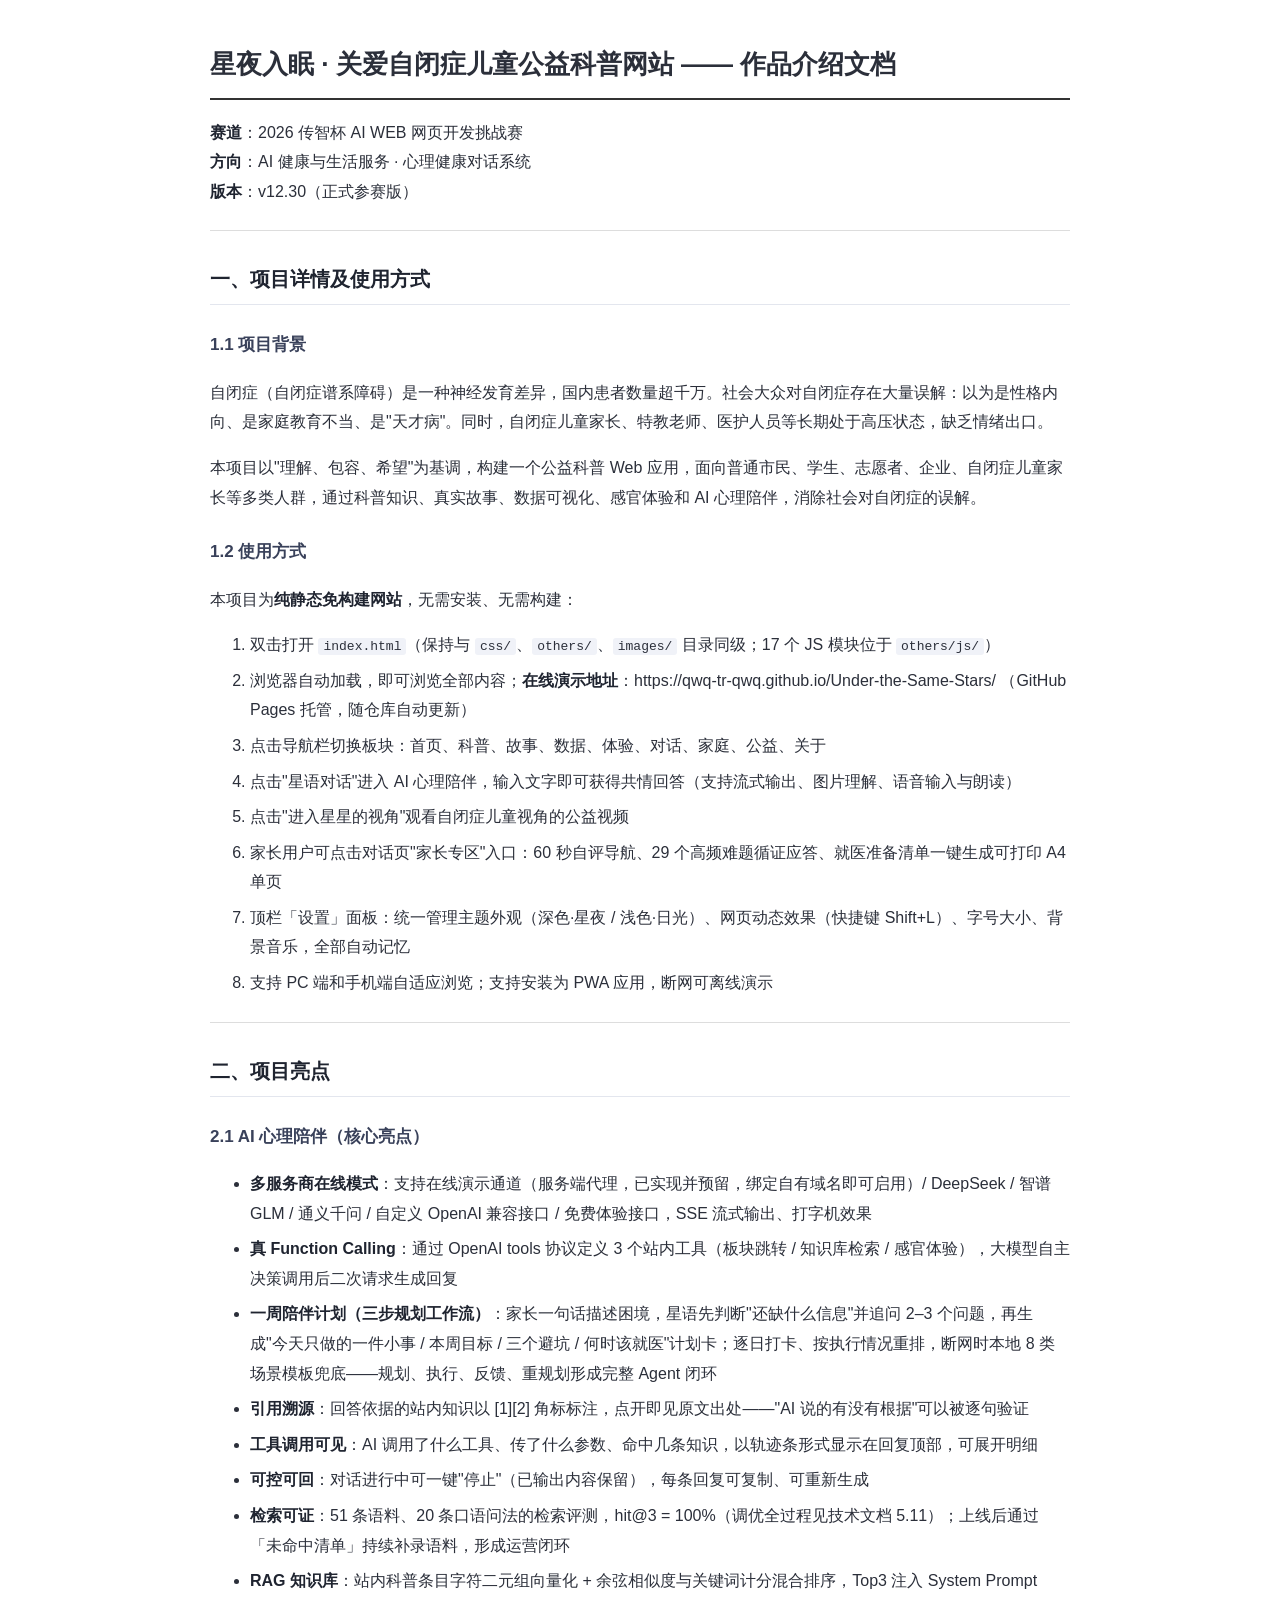
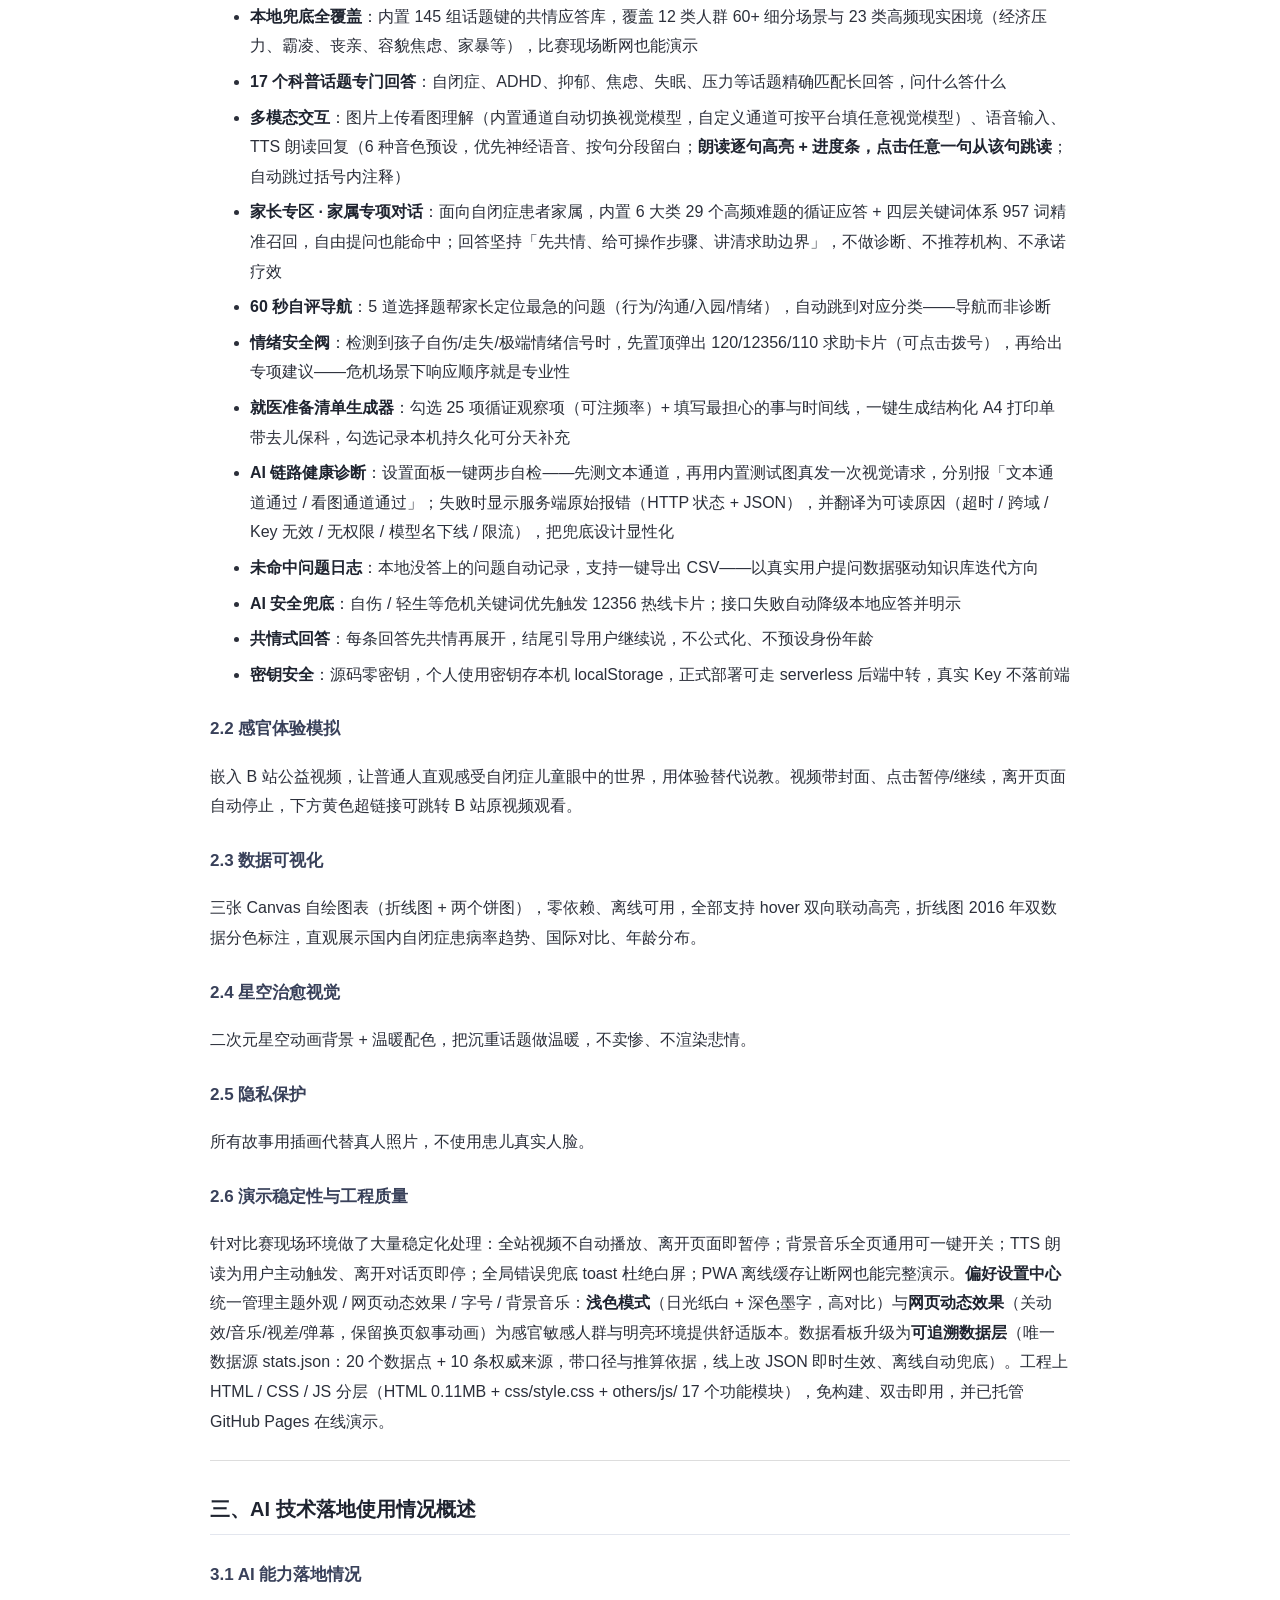
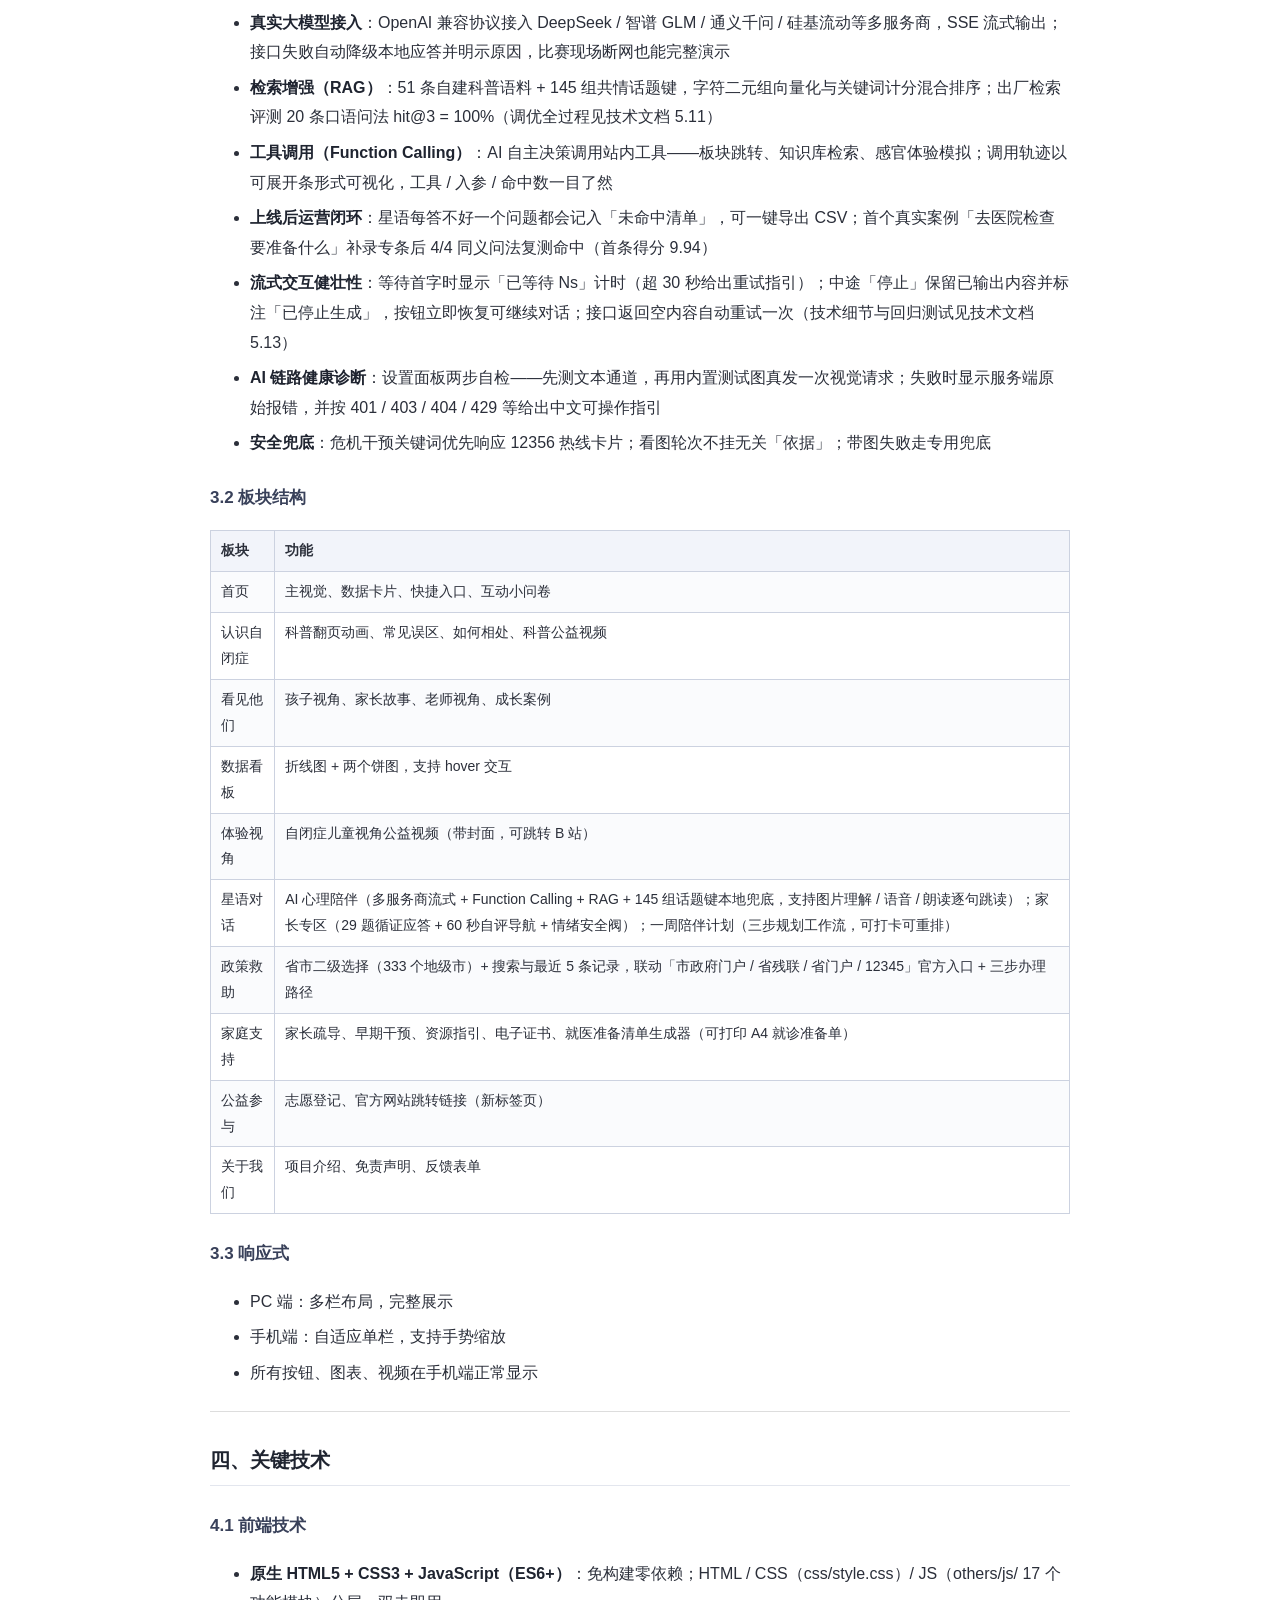
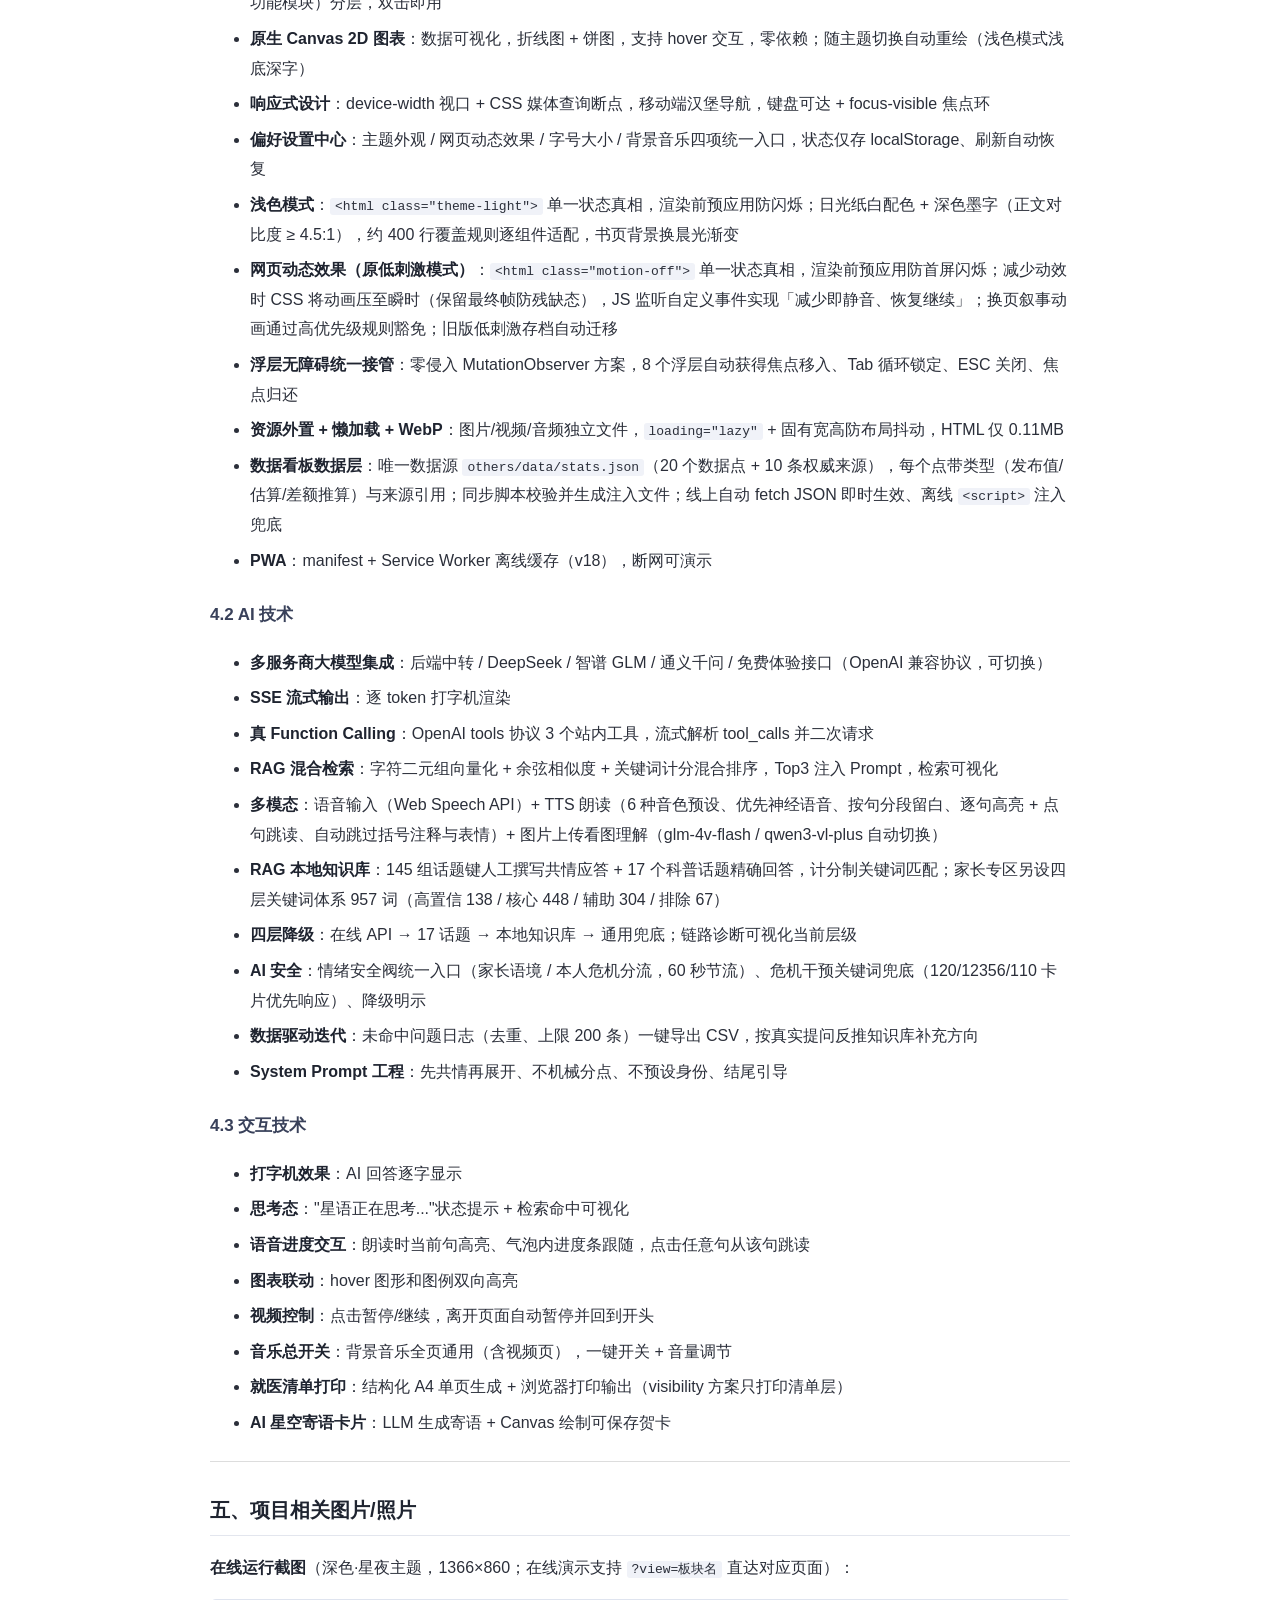
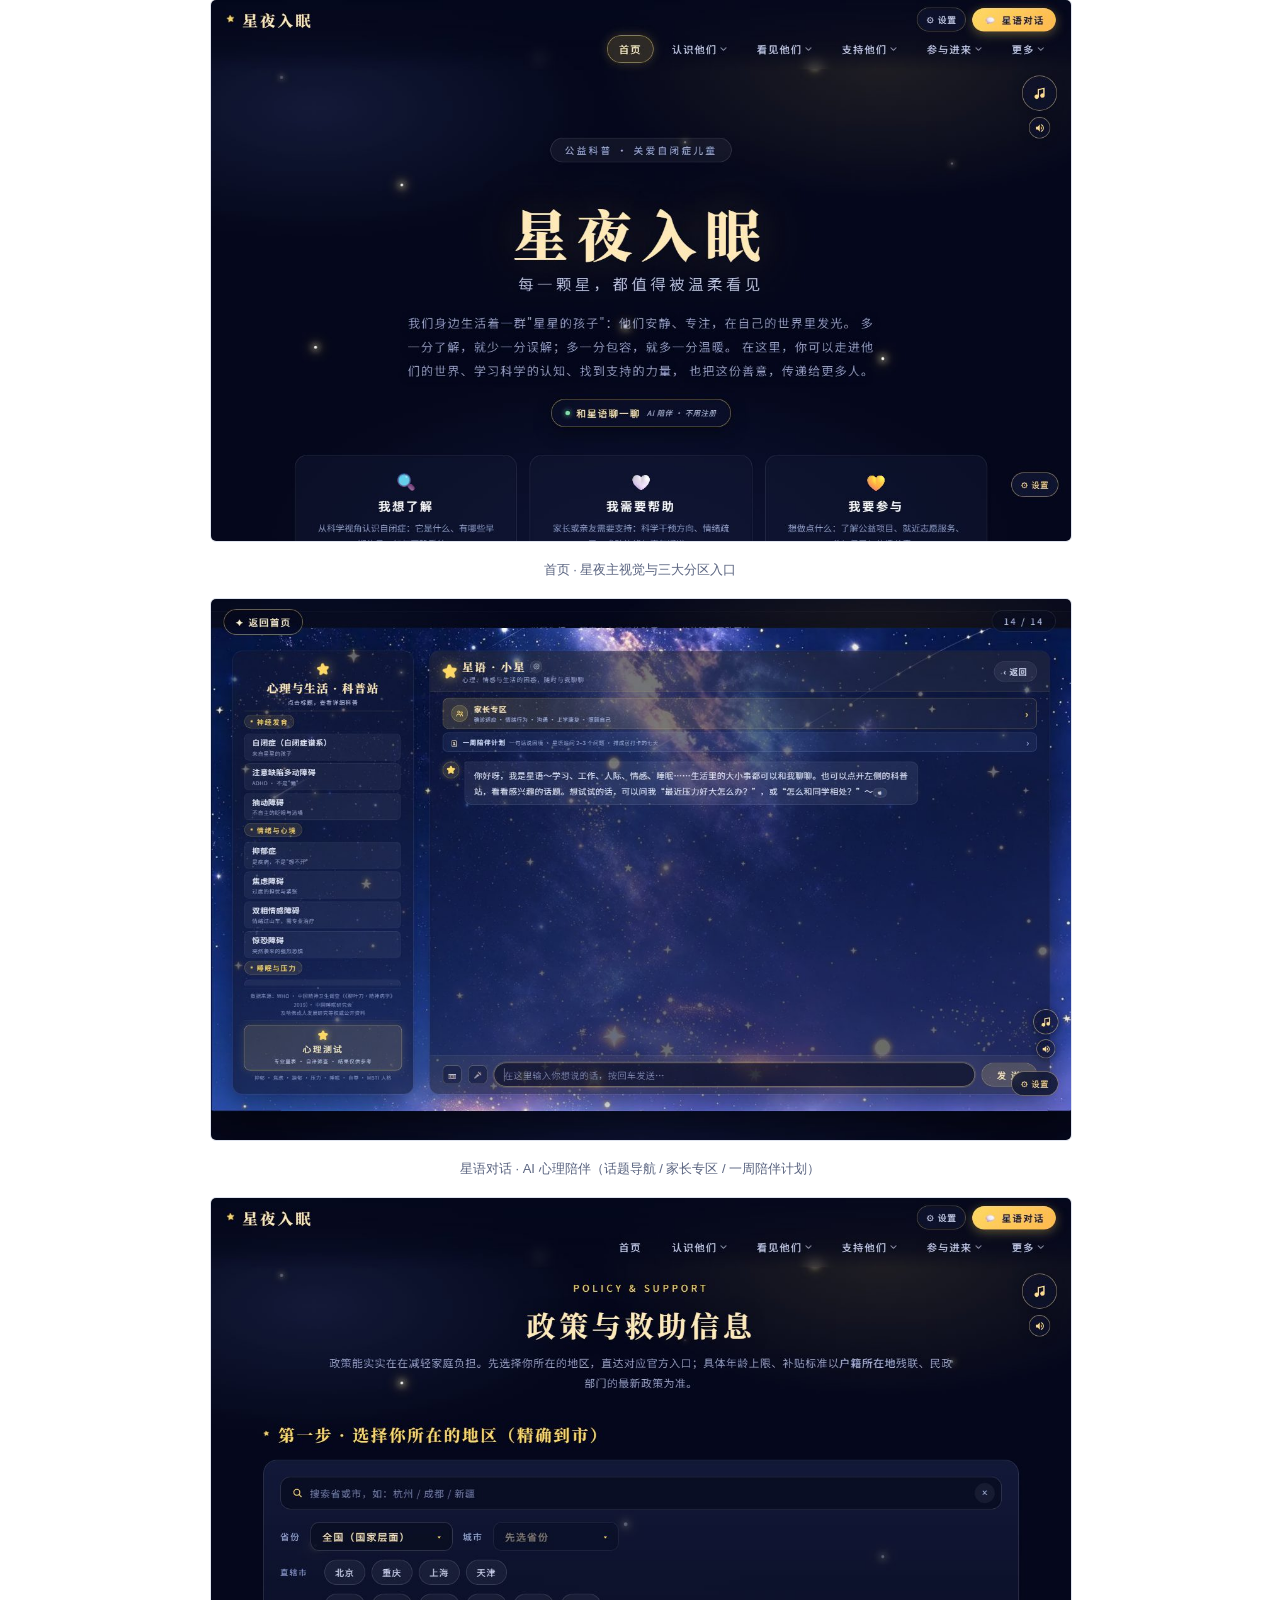
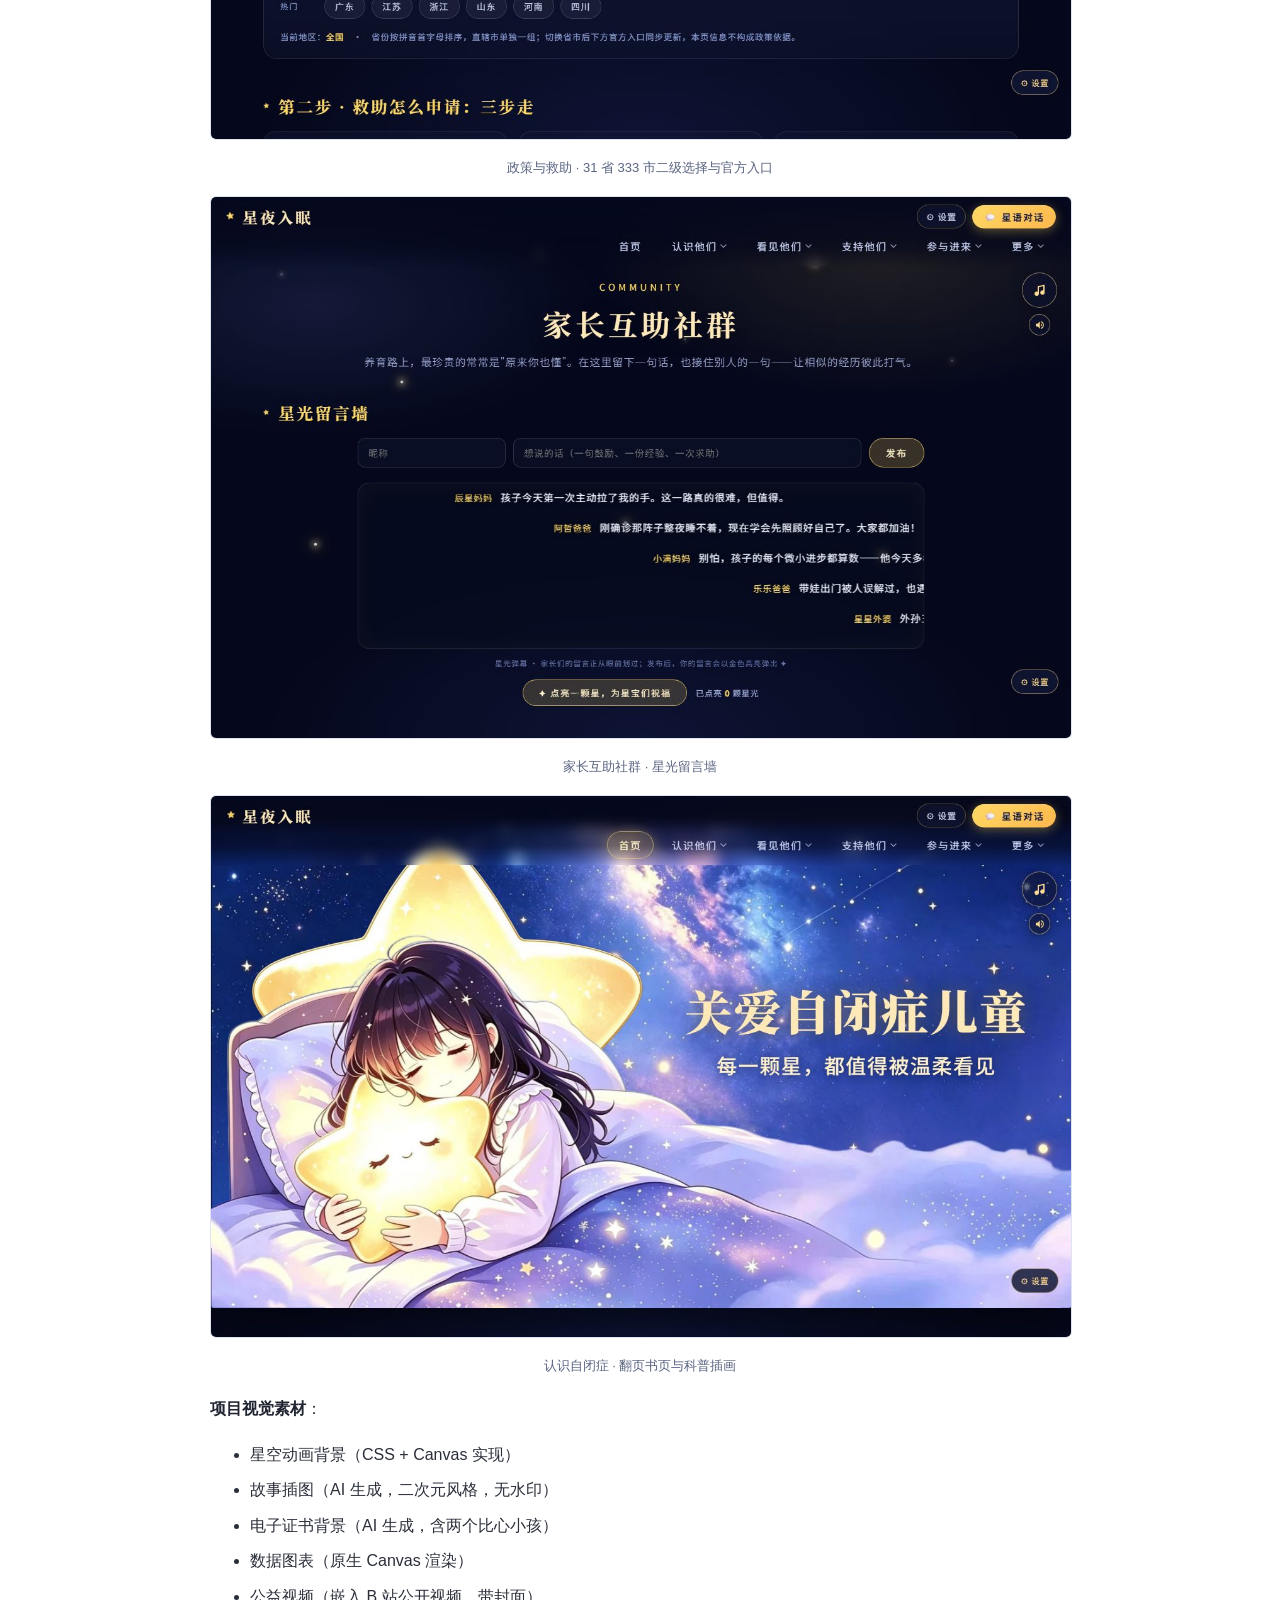
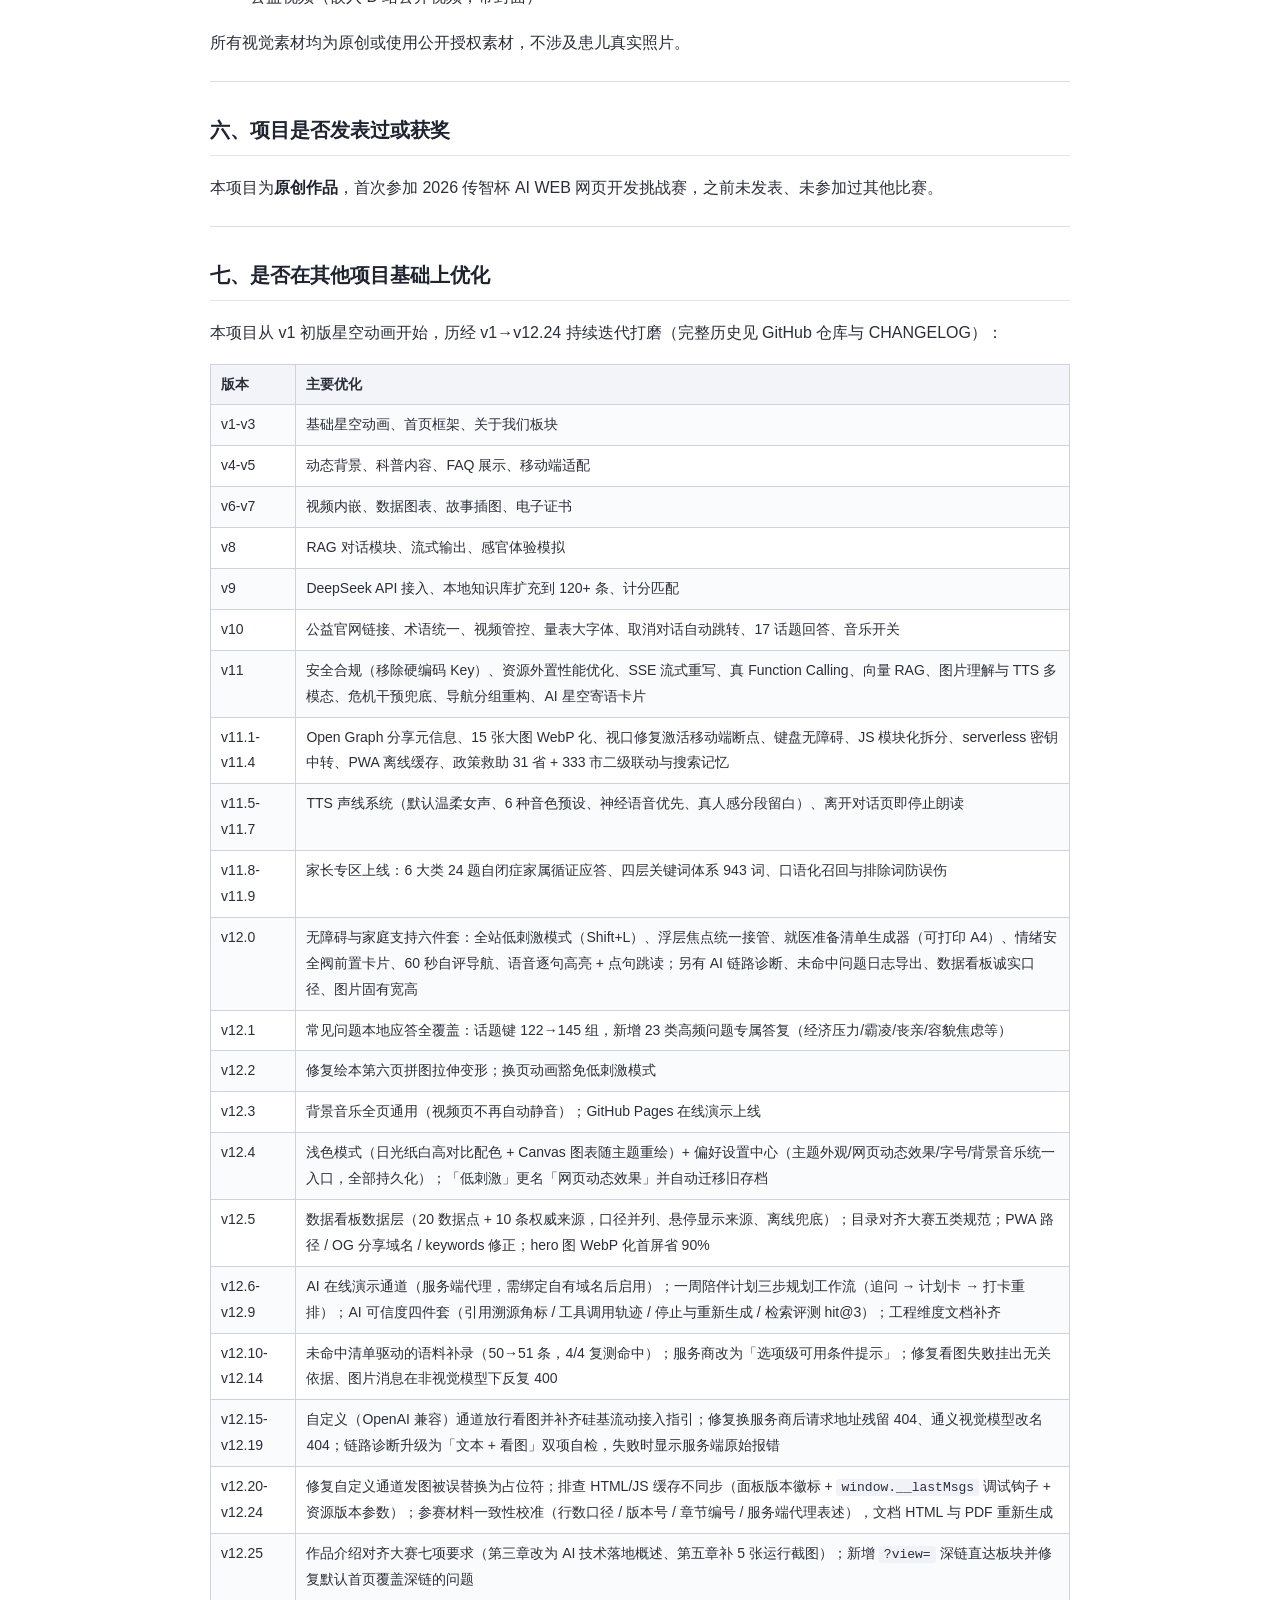
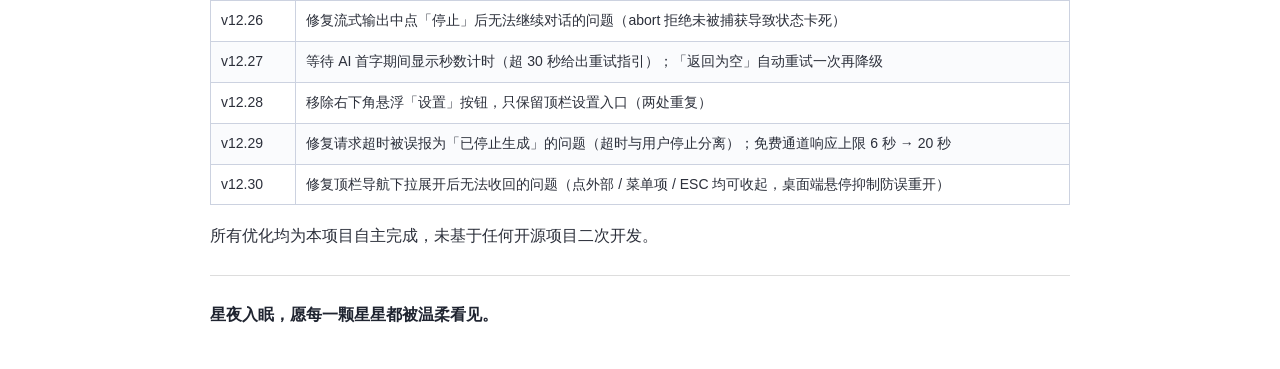
<file: html/作品介绍文档.html>
<!DOCTYPE html>
<html lang="zh-CN">
<head>
<meta charset="utf-8">
<title>星夜入眠 · 作品介绍文档</title>
<meta name="viewport" content="width=device-width, initial-scale=1">
<style>
body{font-family:'Microsoft YaHei','PingFang SC',sans-serif;max-width:860px;margin:40px auto;line-height:1.85;padding:0 20px;color:#2b2f3a;background:#fff}
h1{font-size:26px;border-bottom:2px solid #333;padding-bottom:10px}
h2{font-size:20px;color:#1f2430;margin-top:30px;border-bottom:1px solid #e3e6ee;padding-bottom:6px}
h3{font-size:17px;color:#39415a;margin-top:24px}
h4{font-size:15px;color:#5a6480}
li{margin:6px 0}
table{border-collapse:collapse;width:100%;margin:14px 0;font-size:14px}
th,td{border:1px solid #ccd2e0;padding:7px 10px;text-align:left;vertical-align:top}
th{background:#f2f4fa}
tr:nth-child(even) td{background:#fafbfd}
hr{border:none;border-top:1px solid #ddd;margin:24px 0}
pre{background:#f5f6fa;padding:15px;border-radius:6px;overflow-x:auto;font-size:13px;line-height:1.6;border:1px solid #e3e6ee}
code{background:#f0f2f8;padding:1px 5px;border-radius:3px;font-size:13px}
pre code{background:none;padding:0}
blockquote{border-left:4px solid #c9d4f2;margin:12px 0;padding:4px 14px;color:#5a6480;background:#f8f9fd}
figure{margin:16px 0;text-align:center}
figure img{max-width:100%;border:1px solid #dfe4ef;border-radius:6px}
figcaption{font-size:13px;color:#5a6480;margin-top:6px}
strong{color:#1f2430}
</style>
</head>
<body>
<h1>星夜入眠 · 关爱自闭症儿童公益科普网站 —— 作品介绍文档</h1>
<p><strong>赛道</strong>：2026 传智杯 AI WEB 网页开发挑战赛<br><strong>方向</strong>：AI 健康与生活服务 · 心理健康对话系统<br><strong>版本</strong>：v12.30（正式参赛版）</p>
<hr>
<h2>一、项目详情及使用方式</h2>
<h3>1.1 项目背景</h3>
<p>自闭症（自闭症谱系障碍）是一种神经发育差异，国内患者数量超千万。社会大众对自闭症存在大量误解：以为是性格内向、是家庭教育不当、是"天才病"。同时，自闭症儿童家长、特教老师、医护人员等长期处于高压状态，缺乏情绪出口。</p>
<p>本项目以"理解、包容、希望"为基调，构建一个公益科普 Web 应用，面向普通市民、学生、志愿者、企业、自闭症儿童家长等多类人群，通过科普知识、真实故事、数据可视化、感官体验和 AI 心理陪伴，消除社会对自闭症的误解。</p>
<h3>1.2 使用方式</h3>
<p>本项目为<strong>纯静态免构建网站</strong>，无需安装、无需构建：</p>
<ol><li>双击打开 <code>index.html</code>（保持与 <code>css/</code>、<code>others/</code>、<code>images/</code> 目录同级；17 个 JS 模块位于 <code>others/js/</code>）</li><li>浏览器自动加载，即可浏览全部内容；<strong>在线演示地址</strong>：https://qwq-tr-qwq.github.io/Under-the-Same-Stars/ （GitHub Pages 托管，随仓库自动更新）</li><li>点击导航栏切换板块：首页、科普、故事、数据、体验、对话、家庭、公益、关于</li><li>点击"星语对话"进入 AI 心理陪伴，输入文字即可获得共情回答（支持流式输出、图片理解、语音输入与朗读）</li><li>点击"进入星星的视角"观看自闭症儿童视角的公益视频</li><li>家长用户可点击对话页"家长专区"入口：60 秒自评导航、29 个高频难题循证应答、就医准备清单一键生成可打印 A4 单页</li><li>顶栏「设置」面板：统一管理主题外观（深色·星夜 / 浅色·日光）、网页动态效果（快捷键 Shift+L）、字号大小、背景音乐，全部自动记忆</li><li>支持 PC 端和手机端自适应浏览；支持安装为 PWA 应用，断网可离线演示</li></ol>
<hr>
<h2>二、项目亮点</h2>
<h3>2.1 AI 心理陪伴（核心亮点）</h3>
<ul><li><strong>多服务商在线模式</strong>：支持在线演示通道（服务端代理，已实现并预留，绑定自有域名即可启用）/ DeepSeek / 智谱 GLM / 通义千问 / 自定义 OpenAI 兼容接口 / 免费体验接口，SSE 流式输出、打字机效果</li><li><strong>真 Function Calling</strong>：通过 OpenAI tools 协议定义 3 个站内工具（板块跳转 / 知识库检索 / 感官体验），大模型自主决策调用后二次请求生成回复</li><li><strong>一周陪伴计划（三步规划工作流）</strong>：家长一句话描述困境，星语先判断"还缺什么信息"并追问 2–3 个问题，再生成"今天只做的一件小事 / 本周目标 / 三个避坑 / 何时该就医"计划卡；逐日打卡、按执行情况重排，断网时本地 8 类场景模板兜底——规划、执行、反馈、重规划形成完整 Agent 闭环</li><li><strong>引用溯源</strong>：回答依据的站内知识以 [1][2] 角标标注，点开即见原文出处——"AI 说的有没有根据"可以被逐句验证</li><li><strong>工具调用可见</strong>：AI 调用了什么工具、传了什么参数、命中几条知识，以轨迹条形式显示在回复顶部，可展开明细</li><li><strong>可控可回</strong>：对话进行中可一键"停止"（已输出内容保留），每条回复可复制、可重新生成</li><li><strong>检索可证</strong>：51 条语料、20 条口语问法的检索评测，hit@3 = 100%（调优全过程见技术文档 5.11）；上线后通过「未命中清单」持续补录语料，形成运营闭环</li><li><strong>RAG 知识库</strong>：站内科普条目字符二元组向量化 + 余弦相似度与关键词计分混合排序，Top3 注入 System Prompt</li><li><strong>本地兜底全覆盖</strong>：内置 145 组话题键的共情应答库，覆盖 12 类人群 60+ 细分场景与 23 类高频现实困境（经济压力、霸凌、丧亲、容貌焦虑、家暴等），比赛现场断网也能演示</li><li><strong>17 个科普话题专门回答</strong>：自闭症、ADHD、抑郁、焦虑、失眠、压力等话题精确匹配长回答，问什么答什么</li><li><strong>多模态交互</strong>：图片上传看图理解（内置通道自动切换视觉模型，自定义通道可按平台填任意视觉模型）、语音输入、TTS 朗读回复（6 种音色预设，优先神经语音、按句分段留白；<strong>朗读逐句高亮 + 进度条，点击任意一句从该句跳读</strong>；自动跳过括号内注释）</li><li><strong>家长专区 · 家属专项对话</strong>：面向自闭症患者家属，内置 6 大类 29 个高频难题的循证应答 + 四层关键词体系 957 词精准召回，自由提问也能命中；回答坚持「先共情、给可操作步骤、讲清求助边界」，不做诊断、不推荐机构、不承诺疗效</li><li><strong>60 秒自评导航</strong>：5 道选择题帮家长定位最急的问题（行为/沟通/入园/情绪），自动跳到对应分类——导航而非诊断</li><li><strong>情绪安全阀</strong>：检测到孩子自伤/走失/极端情绪信号时，先置顶弹出 120/12356/110 求助卡片（可点击拨号），再给出专项建议——危机场景下响应顺序就是专业性</li><li><strong>就医准备清单生成器</strong>：勾选 25 项循证观察项（可注频率）+ 填写最担心的事与时间线，一键生成结构化 A4 打印单带去儿保科，勾选记录本机持久化可分天补充</li><li><strong>AI 链路健康诊断</strong>：设置面板一键两步自检——先测文本通道，再用内置测试图真发一次视觉请求，分别报「文本通道通过 / 看图通道通过」；失败时显示服务端原始报错（HTTP 状态 + JSON），并翻译为可读原因（超时 / 跨域 / Key 无效 / 无权限 / 模型名下线 / 限流），把兜底设计显性化</li><li><strong>未命中问题日志</strong>：本地没答上的问题自动记录，支持一键导出 CSV——以真实用户提问数据驱动知识库迭代方向</li><li><strong>AI 安全兜底</strong>：自伤 / 轻生等危机关键词优先触发 12356 热线卡片；接口失败自动降级本地应答并明示</li><li><strong>共情式回答</strong>：每条回答先共情再展开，结尾引导用户继续说，不公式化、不预设身份年龄</li><li><strong>密钥安全</strong>：源码零密钥，个人使用密钥存本机 localStorage，正式部署可走 serverless 后端中转，真实 Key 不落前端</li></ul>
<h3>2.2 感官体验模拟</h3>
<p>嵌入 B 站公益视频，让普通人直观感受自闭症儿童眼中的世界，用体验替代说教。视频带封面、点击暂停/继续，离开页面自动停止，下方黄色超链接可跳转 B 站原视频观看。</p>
<h3>2.3 数据可视化</h3>
<p>三张 Canvas 自绘图表（折线图 + 两个饼图），零依赖、离线可用，全部支持 hover 双向联动高亮，折线图 2016 年双数据分色标注，直观展示国内自闭症患病率趋势、国际对比、年龄分布。</p>
<h3>2.4 星空治愈视觉</h3>
<p>二次元星空动画背景 + 温暖配色，把沉重话题做温暖，不卖惨、不渲染悲情。</p>
<h3>2.5 隐私保护</h3>
<p>所有故事用插画代替真人照片，不使用患儿真实人脸。</p>
<h3>2.6 演示稳定性与工程质量</h3>
<p>针对比赛现场环境做了大量稳定化处理：全站视频不自动播放、离开页面即暂停；背景音乐全页通用可一键开关；TTS 朗读为用户主动触发、离开对话页即停；全局错误兜底 toast 杜绝白屏；PWA 离线缓存让断网也能完整演示。<strong>偏好设置中心</strong>统一管理主题外观 / 网页动态效果 / 字号 / 背景音乐：<strong>浅色模式</strong>（日光纸白 + 深色墨字，高对比）与<strong>网页动态效果</strong>（关动效/音乐/视差/弹幕，保留换页叙事动画）为感官敏感人群与明亮环境提供舒适版本。数据看板升级为<strong>可追溯数据层</strong>（唯一数据源 stats.json：20 个数据点 + 10 条权威来源，带口径与推算依据，线上改 JSON 即时生效、离线自动兜底）。工程上 HTML / CSS / JS 分层（HTML 0.11MB + css/style.css + others/js/ 17 个功能模块），免构建、双击即用，并已托管 GitHub Pages 在线演示。</p>
<hr>
<h2>三、AI 技术落地使用情况概述</h2>
<h3>3.1 AI 能力落地情况</h3>
<ul><li><strong>真实大模型接入</strong>：OpenAI 兼容协议接入 DeepSeek / 智谱 GLM / 通义千问 / 硅基流动等多服务商，SSE 流式输出；接口失败自动降级本地应答并明示原因，比赛现场断网也能完整演示</li><li><strong>检索增强（RAG）</strong>：51 条自建科普语料 + 145 组共情话题键，字符二元组向量化与关键词计分混合排序；出厂检索评测 20 条口语问法 hit@3 = 100%（调优全过程见技术文档 5.11）</li><li><strong>工具调用（Function Calling）</strong>：AI 自主决策调用站内工具——板块跳转、知识库检索、感官体验模拟；调用轨迹以可展开条形式可视化，工具 / 入参 / 命中数一目了然</li><li><strong>上线后运营闭环</strong>：星语每答不好一个问题都会记入「未命中清单」，可一键导出 CSV；首个真实案例「去医院检查要准备什么」补录专条后 4/4 同义问法复测命中（首条得分 9.94）</li><li><strong>流式交互健壮性</strong>：等待首字时显示「已等待 Ns」计时（超 30 秒给出重试指引）；中途「停止」保留已输出内容并标注「已停止生成」，按钮立即恢复可继续对话；接口返回空内容自动重试一次（技术细节与回归测试见技术文档 5.13）</li><li><strong>AI 链路健康诊断</strong>：设置面板两步自检——先测文本通道，再用内置测试图真发一次视觉请求；失败时显示服务端原始报错，并按 401 / 403 / 404 / 429 等给出中文可操作指引</li><li><strong>安全兜底</strong>：危机干预关键词优先响应 12356 热线卡片；看图轮次不挂无关「依据」；带图失败走专用兜底</li></ul>
<h3>3.2 板块结构</h3>
<table>
<tr><th>板块</th><th>功能</th></tr>
<tr><td>首页</td><td>主视觉、数据卡片、快捷入口、互动小问卷</td></tr>
<tr><td>认识自闭症</td><td>科普翻页动画、常见误区、如何相处、科普公益视频</td></tr>
<tr><td>看见他们</td><td>孩子视角、家长故事、老师视角、成长案例</td></tr>
<tr><td>数据看板</td><td>折线图 + 两个饼图，支持 hover 交互</td></tr>
<tr><td>体验视角</td><td>自闭症儿童视角公益视频（带封面，可跳转 B 站）</td></tr>
<tr><td>星语对话</td><td>AI 心理陪伴（多服务商流式 + Function Calling + RAG + 145 组话题键本地兜底，支持图片理解 / 语音 / 朗读逐句跳读）；家长专区（29 题循证应答 + 60 秒自评导航 + 情绪安全阀）；一周陪伴计划（三步规划工作流，可打卡可重排）</td></tr>
<tr><td>政策救助</td><td>省市二级选择（333 个地级市）+ 搜索与最近 5 条记录，联动「市政府门户 / 省残联 / 省门户 / 12345」官方入口 + 三步办理路径</td></tr>
<tr><td>家庭支持</td><td>家长疏导、早期干预、资源指引、电子证书、就医准备清单生成器（可打印 A4 就诊准备单）</td></tr>
<tr><td>公益参与</td><td>志愿登记、官方网站跳转链接（新标签页）</td></tr>
<tr><td>关于我们</td><td>项目介绍、免责声明、反馈表单</td></tr>
</table>
<h3>3.3 响应式</h3>
<ul><li>PC 端：多栏布局，完整展示</li><li>手机端：自适应单栏，支持手势缩放</li><li>所有按钮、图表、视频在手机端正常显示</li></ul>
<hr>
<h2>四、关键技术</h2>
<h3>4.1 前端技术</h3>
<ul><li><strong>原生 HTML5 + CSS3 + JavaScript（ES6+）</strong>：免构建零依赖；HTML / CSS（css/style.css）/ JS（others/js/ 17 个功能模块）分层，双击即用</li><li><strong>原生 Canvas 2D 图表</strong>：数据可视化，折线图 + 饼图，支持 hover 交互，零依赖；随主题切换自动重绘（浅色模式浅底深字）</li><li><strong>响应式设计</strong>：device-width 视口 + CSS 媒体查询断点，移动端汉堡导航，键盘可达 + focus-visible 焦点环</li><li><strong>偏好设置中心</strong>：主题外观 / 网页动态效果 / 字号大小 / 背景音乐四项统一入口，状态仅存 localStorage、刷新自动恢复</li><li><strong>浅色模式</strong>：<code>&lt;html class="theme-light"&gt;</code> 单一状态真相，渲染前预应用防闪烁；日光纸白配色 + 深色墨字（正文对比度 ≥ 4.5:1），约 400 行覆盖规则逐组件适配，书页背景换晨光渐变</li><li><strong>网页动态效果（原低刺激模式）</strong>：<code>&lt;html class="motion-off"&gt;</code> 单一状态真相，渲染前预应用防首屏闪烁；减少动效时 CSS 将动画压至瞬时（保留最终帧防残缺态），JS 监听自定义事件实现「减少即静音、恢复继续」；换页叙事动画通过高优先级规则豁免；旧版低刺激存档自动迁移</li><li><strong>浮层无障碍统一接管</strong>：零侵入 MutationObserver 方案，8 个浮层自动获得焦点移入、Tab 循环锁定、ESC 关闭、焦点归还</li><li><strong>资源外置 + 懒加载 + WebP</strong>：图片/视频/音频独立文件，<code>loading="lazy"</code> + 固有宽高防布局抖动，HTML 仅 0.11MB</li><li><strong>数据看板数据层</strong>：唯一数据源 <code>others/data/stats.json</code>（20 个数据点 + 10 条权威来源），每个点带类型（发布值/估算/差额推算）与来源引用；同步脚本校验并生成注入文件；线上自动 fetch JSON 即时生效、离线 <code>&lt;script&gt;</code> 注入兜底</li><li><strong>PWA</strong>：manifest + Service Worker 离线缓存（v18），断网可演示</li></ul>
<h3>4.2 AI 技术</h3>
<ul><li><strong>多服务商大模型集成</strong>：后端中转 / DeepSeek / 智谱 GLM / 通义千问 / 免费体验接口（OpenAI 兼容协议，可切换）</li><li><strong>SSE 流式输出</strong>：逐 token 打字机渲染</li><li><strong>真 Function Calling</strong>：OpenAI tools 协议 3 个站内工具，流式解析 tool_calls 并二次请求</li><li><strong>RAG 混合检索</strong>：字符二元组向量化 + 余弦相似度 + 关键词计分混合排序，Top3 注入 Prompt，检索可视化</li><li><strong>多模态</strong>：语音输入（Web Speech API）+ TTS 朗读（6 种音色预设、优先神经语音、按句分段留白、逐句高亮 + 点句跳读、自动跳过括号注释与表情）+ 图片上传看图理解（glm-4v-flash / qwen3-vl-plus 自动切换）</li><li><strong>RAG 本地知识库</strong>：145 组话题键人工撰写共情应答 + 17 个科普话题精确回答，计分制关键词匹配；家长专区另设四层关键词体系 957 词（高置信 138 / 核心 448 / 辅助 304 / 排除 67）</li><li><strong>四层降级</strong>：在线 API → 17 话题 → 本地知识库 → 通用兜底；链路诊断可视化当前层级</li><li><strong>AI 安全</strong>：情绪安全阀统一入口（家长语境 / 本人危机分流，60 秒节流）、危机干预关键词兜底（120/12356/110 卡片优先响应）、降级明示</li><li><strong>数据驱动迭代</strong>：未命中问题日志（去重、上限 200 条）一键导出 CSV，按真实提问反推知识库补充方向</li><li><strong>System Prompt 工程</strong>：先共情再展开、不机械分点、不预设身份、结尾引导</li></ul>
<h3>4.3 交互技术</h3>
<ul><li><strong>打字机效果</strong>：AI 回答逐字显示</li><li><strong>思考态</strong>："星语正在思考..."状态提示 + 检索命中可视化</li><li><strong>语音进度交互</strong>：朗读时当前句高亮、气泡内进度条跟随，点击任意句从该句跳读</li><li><strong>图表联动</strong>：hover 图形和图例双向高亮</li><li><strong>视频控制</strong>：点击暂停/继续，离开页面自动暂停并回到开头</li><li><strong>音乐总开关</strong>：背景音乐全页通用（含视频页），一键开关 + 音量调节</li><li><strong>就医清单打印</strong>：结构化 A4 单页生成 + 浏览器打印输出（visibility 方案只打印清单层）</li><li><strong>AI 星空寄语卡片</strong>：LLM 生成寄语 + Canvas 绘制可保存贺卡</li></ul>
<hr>
<h2>五、项目相关图片/照片</h2>
<p><strong>在线运行截图</strong>（深色·星夜主题，1366×860；在线演示支持 <code>?view=板块名</code> 直达对应页面）：</p>
<figure><img src="../others/_checks/shots_jpg/home.jpg" alt="首页 · 星夜主视觉与三大分区入口"><figcaption>首页 · 星夜主视觉与三大分区入口</figcaption></figure>
<figure><img src="../others/_checks/shots_jpg/chat.jpg" alt="星语对话 · AI 心理陪伴（话题导航 / 家长专区 / 一周陪伴计划）"><figcaption>星语对话 · AI 心理陪伴（话题导航 / 家长专区 / 一周陪伴计划）</figcaption></figure>
<figure><img src="../others/_checks/shots_jpg/policy.jpg" alt="政策与救助 · 31 省 333 市二级选择与官方入口"><figcaption>政策与救助 · 31 省 333 市二级选择与官方入口</figcaption></figure>
<figure><img src="../others/_checks/shots_jpg/community.jpg" alt="家长互助社群 · 星光留言墙"><figcaption>家长互助社群 · 星光留言墙</figcaption></figure>
<figure><img src="../others/_checks/shots_jpg/science.jpg" alt="认识自闭症 · 翻页书页与科普插画"><figcaption>认识自闭症 · 翻页书页与科普插画</figcaption></figure>
<p><strong>项目视觉素材</strong>：</p>
<ul><li>星空动画背景（CSS + Canvas 实现）</li><li>故事插图（AI 生成，二次元风格，无水印）</li><li>电子证书背景（AI 生成，含两个比心小孩）</li><li>数据图表（原生 Canvas 渲染）</li><li>公益视频（嵌入 B 站公开视频，带封面）</li></ul>
<p>所有视觉素材均为原创或使用公开授权素材，不涉及患儿真实照片。</p>
<hr>
<h2>六、项目是否发表过或获奖</h2>
<p>本项目为<strong>原创作品</strong>，首次参加 2026 传智杯 AI WEB 网页开发挑战赛，之前未发表、未参加过其他比赛。</p>
<hr>
<h2>七、是否在其他项目基础上优化</h2>
<p>本项目从 v1 初版星空动画开始，历经 v1→v12.24 持续迭代打磨（完整历史见 GitHub 仓库与 CHANGELOG）：</p>
<table>
<tr><th>版本</th><th>主要优化</th></tr>
<tr><td>v1-v3</td><td>基础星空动画、首页框架、关于我们板块</td></tr>
<tr><td>v4-v5</td><td>动态背景、科普内容、FAQ 展示、移动端适配</td></tr>
<tr><td>v6-v7</td><td>视频内嵌、数据图表、故事插图、电子证书</td></tr>
<tr><td>v8</td><td>RAG 对话模块、流式输出、感官体验模拟</td></tr>
<tr><td>v9</td><td>DeepSeek API 接入、本地知识库扩充到 120+ 条、计分匹配</td></tr>
<tr><td>v10</td><td>公益官网链接、术语统一、视频管控、量表大字体、取消对话自动跳转、17 话题回答、音乐开关</td></tr>
<tr><td>v11</td><td>安全合规（移除硬编码 Key）、资源外置性能优化、SSE 流式重写、真 Function Calling、向量 RAG、图片理解与 TTS 多模态、危机干预兜底、导航分组重构、AI 星空寄语卡片</td></tr>
<tr><td>v11.1-v11.4</td><td>Open Graph 分享元信息、15 张大图 WebP 化、视口修复激活移动端断点、键盘无障碍、JS 模块化拆分、serverless 密钥中转、PWA 离线缓存、政策救助 31 省 + 333 市二级联动与搜索记忆</td></tr>
<tr><td>v11.5-v11.7</td><td>TTS 声线系统（默认温柔女声、6 种音色预设、神经语音优先、真人感分段留白）、离开对话页即停止朗读</td></tr>
<tr><td>v11.8-v11.9</td><td>家长专区上线：6 大类 24 题自闭症家属循证应答、四层关键词体系 943 词、口语化召回与排除词防误伤</td></tr>
<tr><td>v12.0</td><td>无障碍与家庭支持六件套：全站低刺激模式（Shift+L）、浮层焦点统一接管、就医准备清单生成器（可打印 A4）、情绪安全阀前置卡片、60 秒自评导航、语音逐句高亮 + 点句跳读；另有 AI 链路诊断、未命中问题日志导出、数据看板诚实口径、图片固有宽高</td></tr>
<tr><td>v12.1</td><td>常见问题本地应答全覆盖：话题键 122→145 组，新增 23 类高频问题专属答复（经济压力/霸凌/丧亲/容貌焦虑等）</td></tr>
<tr><td>v12.2</td><td>修复绘本第六页拼图拉伸变形；换页动画豁免低刺激模式</td></tr>
<tr><td>v12.3</td><td>背景音乐全页通用（视频页不再自动静音）；GitHub Pages 在线演示上线</td></tr>
<tr><td>v12.4</td><td>浅色模式（日光纸白高对比配色 + Canvas 图表随主题重绘）+ 偏好设置中心（主题外观/网页动态效果/字号/背景音乐统一入口，全部持久化）；「低刺激」更名「网页动态效果」并自动迁移旧存档</td></tr>
<tr><td>v12.5</td><td>数据看板数据层（20 数据点 + 10 条权威来源，口径并列、悬停显示来源、离线兜底）；目录对齐大赛五类规范；PWA 路径 / OG 分享域名 / keywords 修正；hero 图 WebP 化首屏省 90%</td></tr>
<tr><td>v12.6-v12.9</td><td>AI 在线演示通道（服务端代理，需绑定自有域名后启用）；一周陪伴计划三步规划工作流（追问 → 计划卡 → 打卡重排）；AI 可信度四件套（引用溯源角标 / 工具调用轨迹 / 停止与重新生成 / 检索评测 hit@3）；工程维度文档补齐</td></tr>
<tr><td>v12.10-v12.14</td><td>未命中清单驱动的语料补录（50→51 条，4/4 复测命中）；服务商改为「选项级可用条件提示」；修复看图失败挂出无关依据、图片消息在非视觉模型下反复 400</td></tr>
<tr><td>v12.15-v12.19</td><td>自定义（OpenAI 兼容）通道放行看图并补齐硅基流动接入指引；修复换服务商后请求地址残留 404、通义视觉模型改名 404；链路诊断升级为「文本 + 看图」双项自检，失败时显示服务端原始报错</td></tr>
<tr><td>v12.20-v12.24</td><td>修复自定义通道发图被误替换为占位符；排查 HTML/JS 缓存不同步（面板版本徽标 + <code>window.__lastMsgs</code> 调试钩子 + 资源版本参数）；参赛材料一致性校准（行数口径 / 版本号 / 章节编号 / 服务端代理表述），文档 HTML 与 PDF 重新生成</td></tr>
<tr><td>v12.25</td><td>作品介绍对齐大赛七项要求（第三章改为 AI 技术落地概述、第五章补 5 张运行截图）；新增 <code>?view=</code> 深链直达板块并修复默认首页覆盖深链的问题</td></tr>
<tr><td>v12.26</td><td>修复流式输出中点「停止」后无法继续对话的问题（abort 拒绝未被捕获导致状态卡死）</td></tr>
<tr><td>v12.27</td><td>等待 AI 首字期间显示秒数计时（超 30 秒给出重试指引）；「返回为空」自动重试一次再降级</td></tr>
<tr><td>v12.28</td><td>移除右下角悬浮「设置」按钮，只保留顶栏设置入口（两处重复）</td></tr>
<tr><td>v12.29</td><td>修复请求超时被误报为「已停止生成」的问题（超时与用户停止分离）；免费通道响应上限 6 秒 → 20 秒</td></tr>
<tr><td>v12.30</td><td>修复顶栏导航下拉展开后无法收回的问题（点外部 / 菜单项 / ESC 均可收起，桌面端悬停抑制防误重开）</td></tr>
</table>
<p>所有优化均为本项目自主完成，未基于任何开源项目二次开发。</p>
<hr>
<p><strong>星夜入眠，愿每一颗星星都被温柔看见。</strong></p>
</body>
</html>
</file>
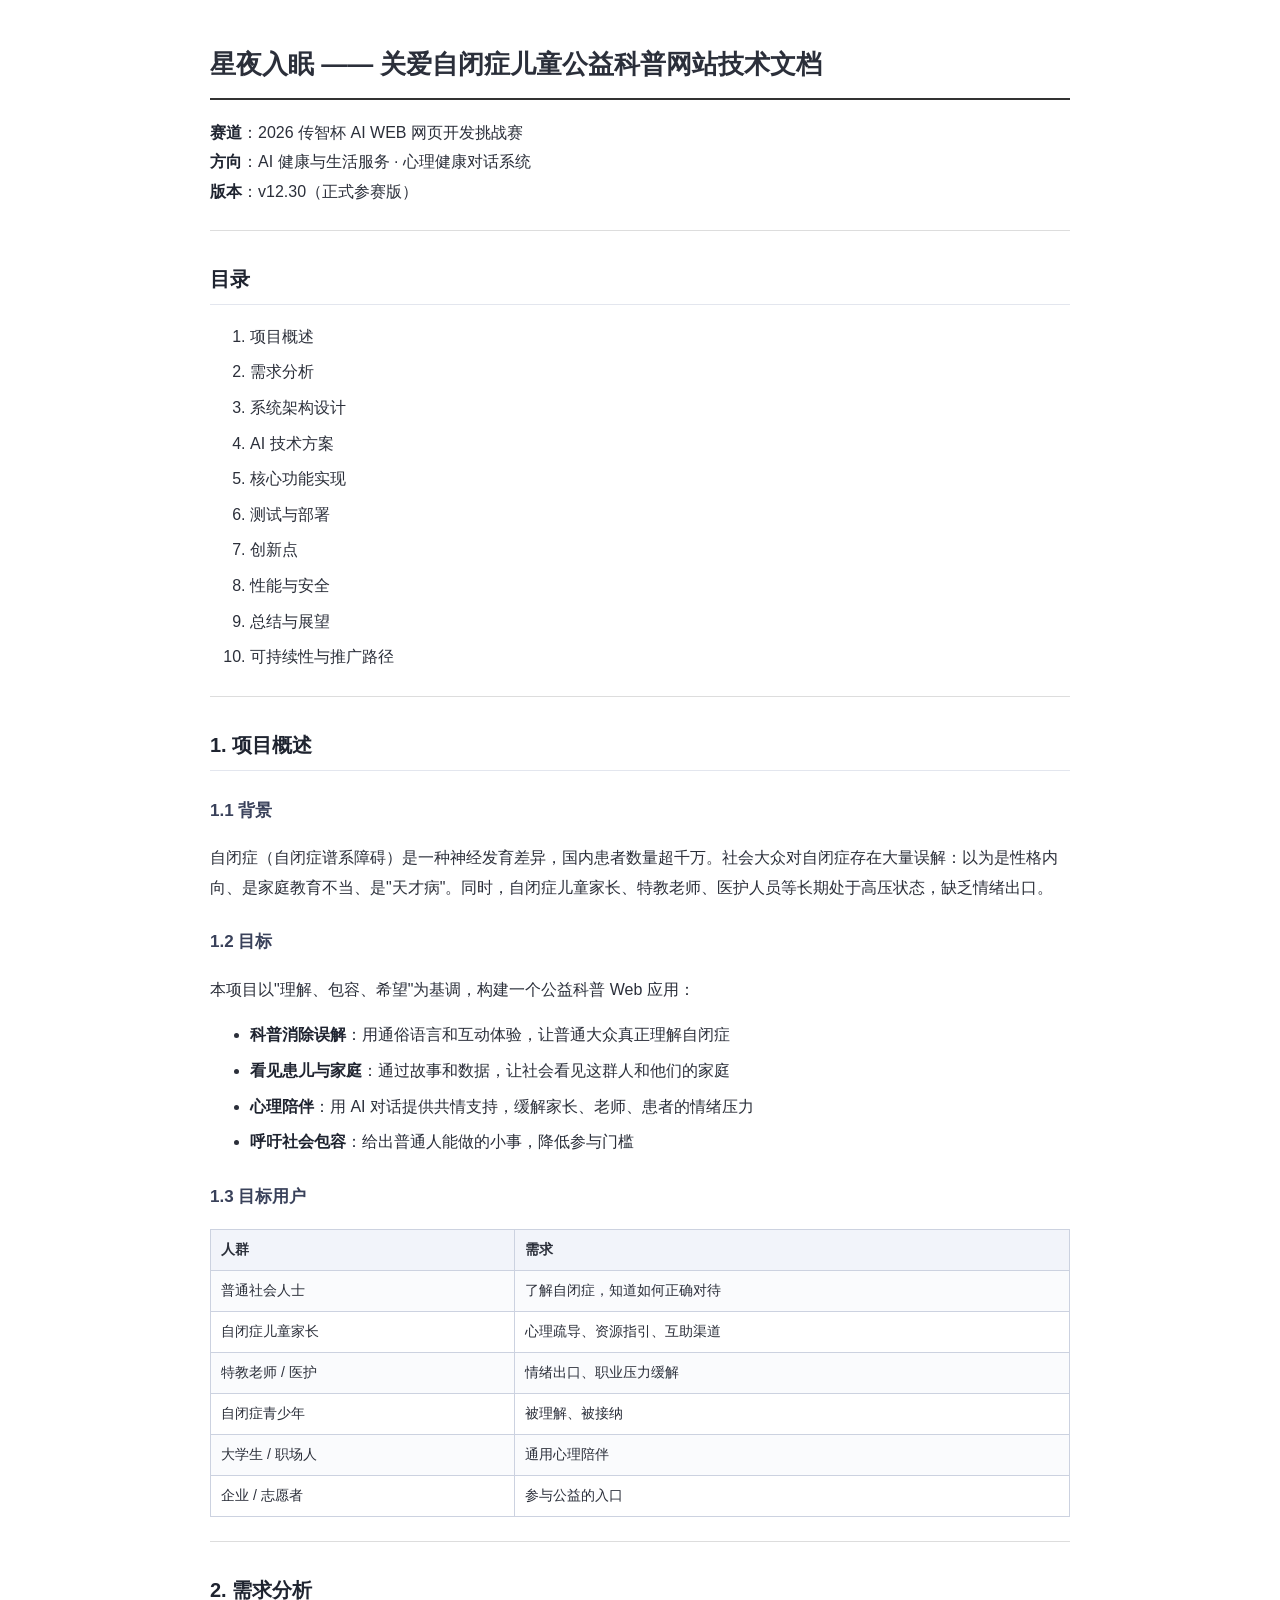
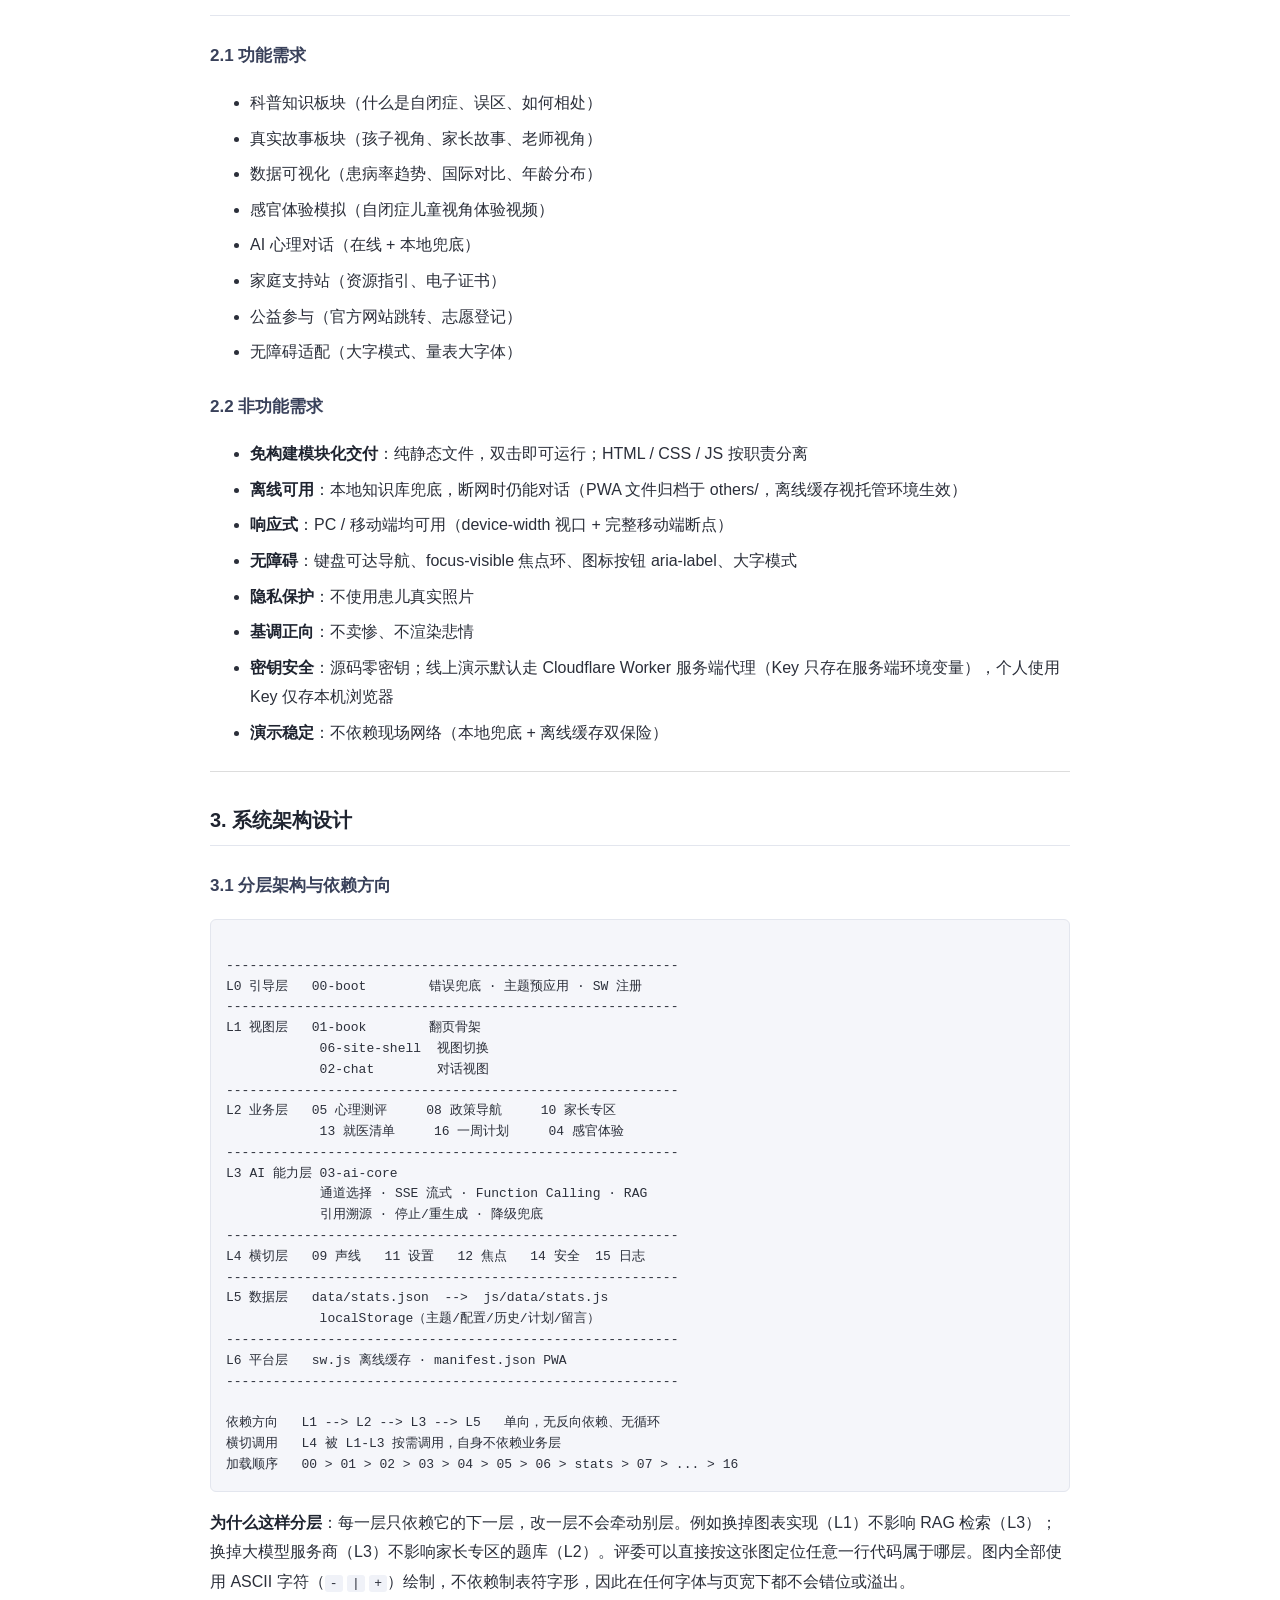
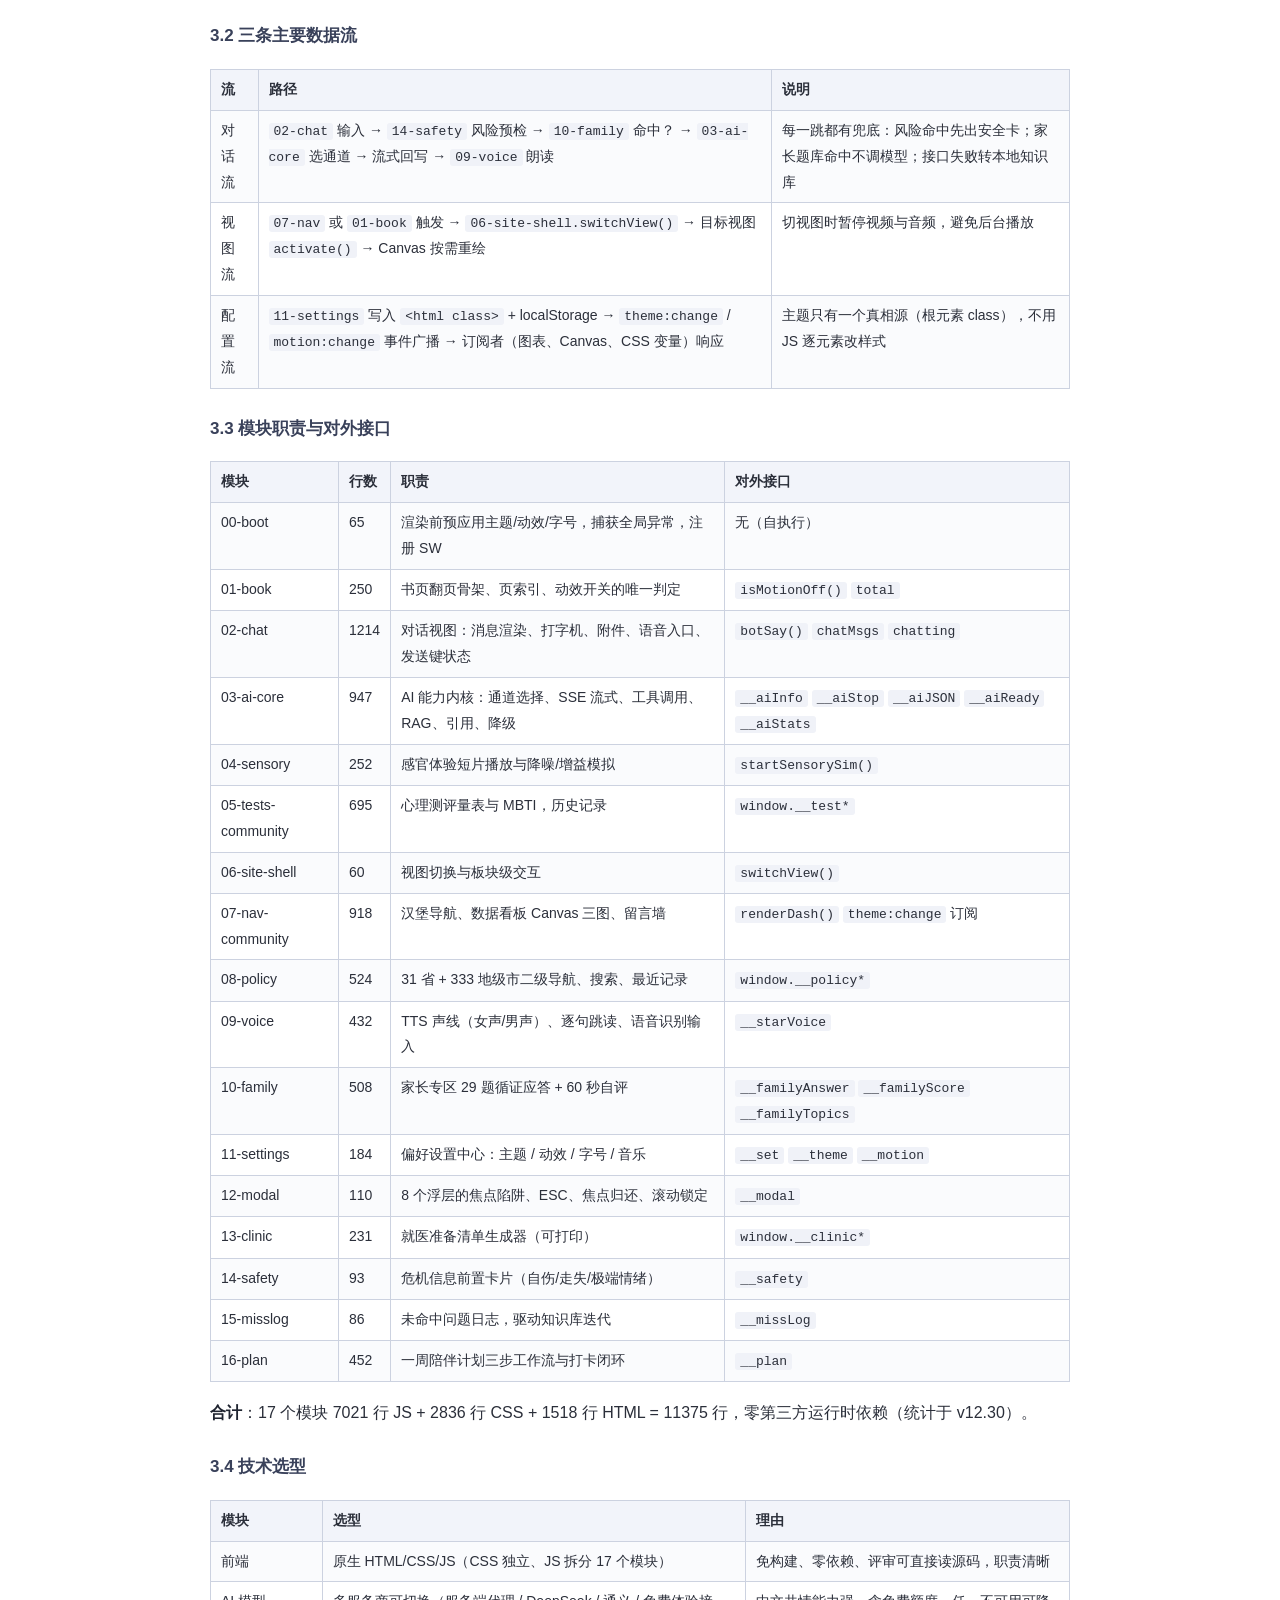
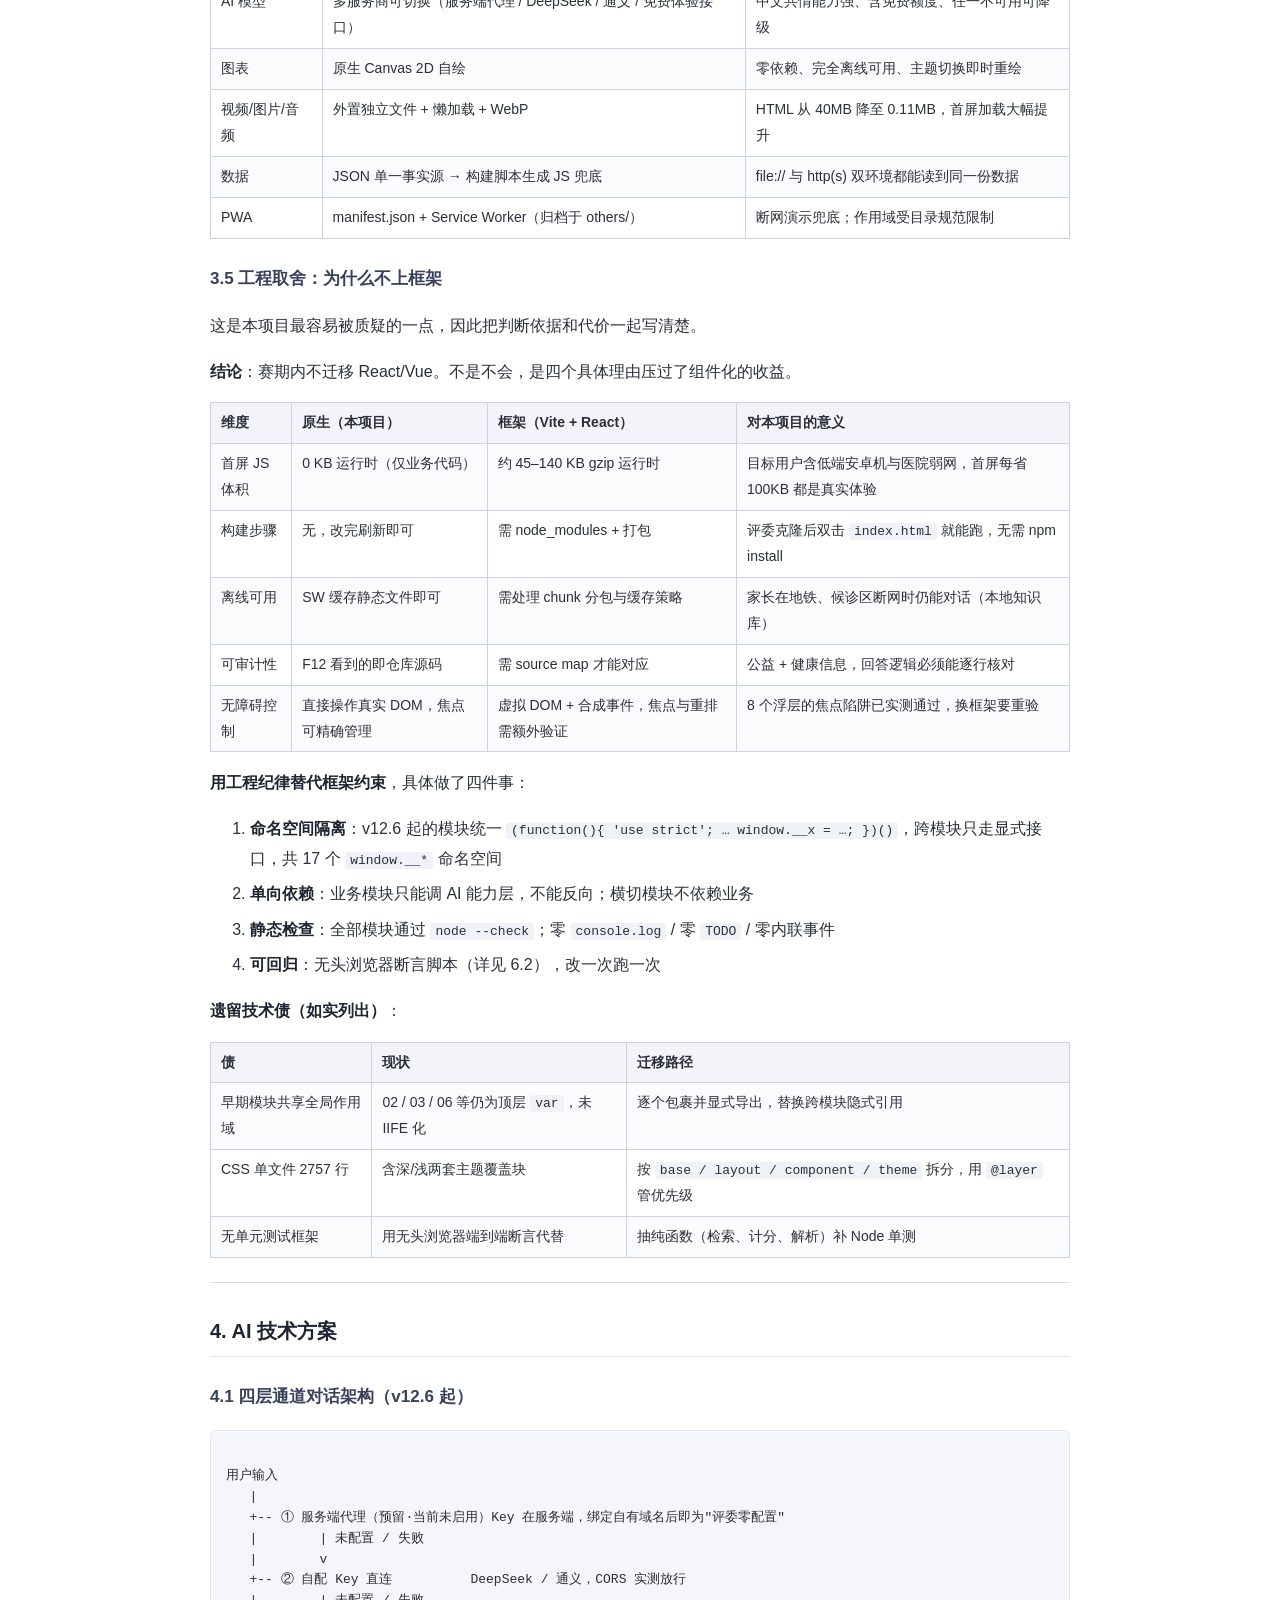
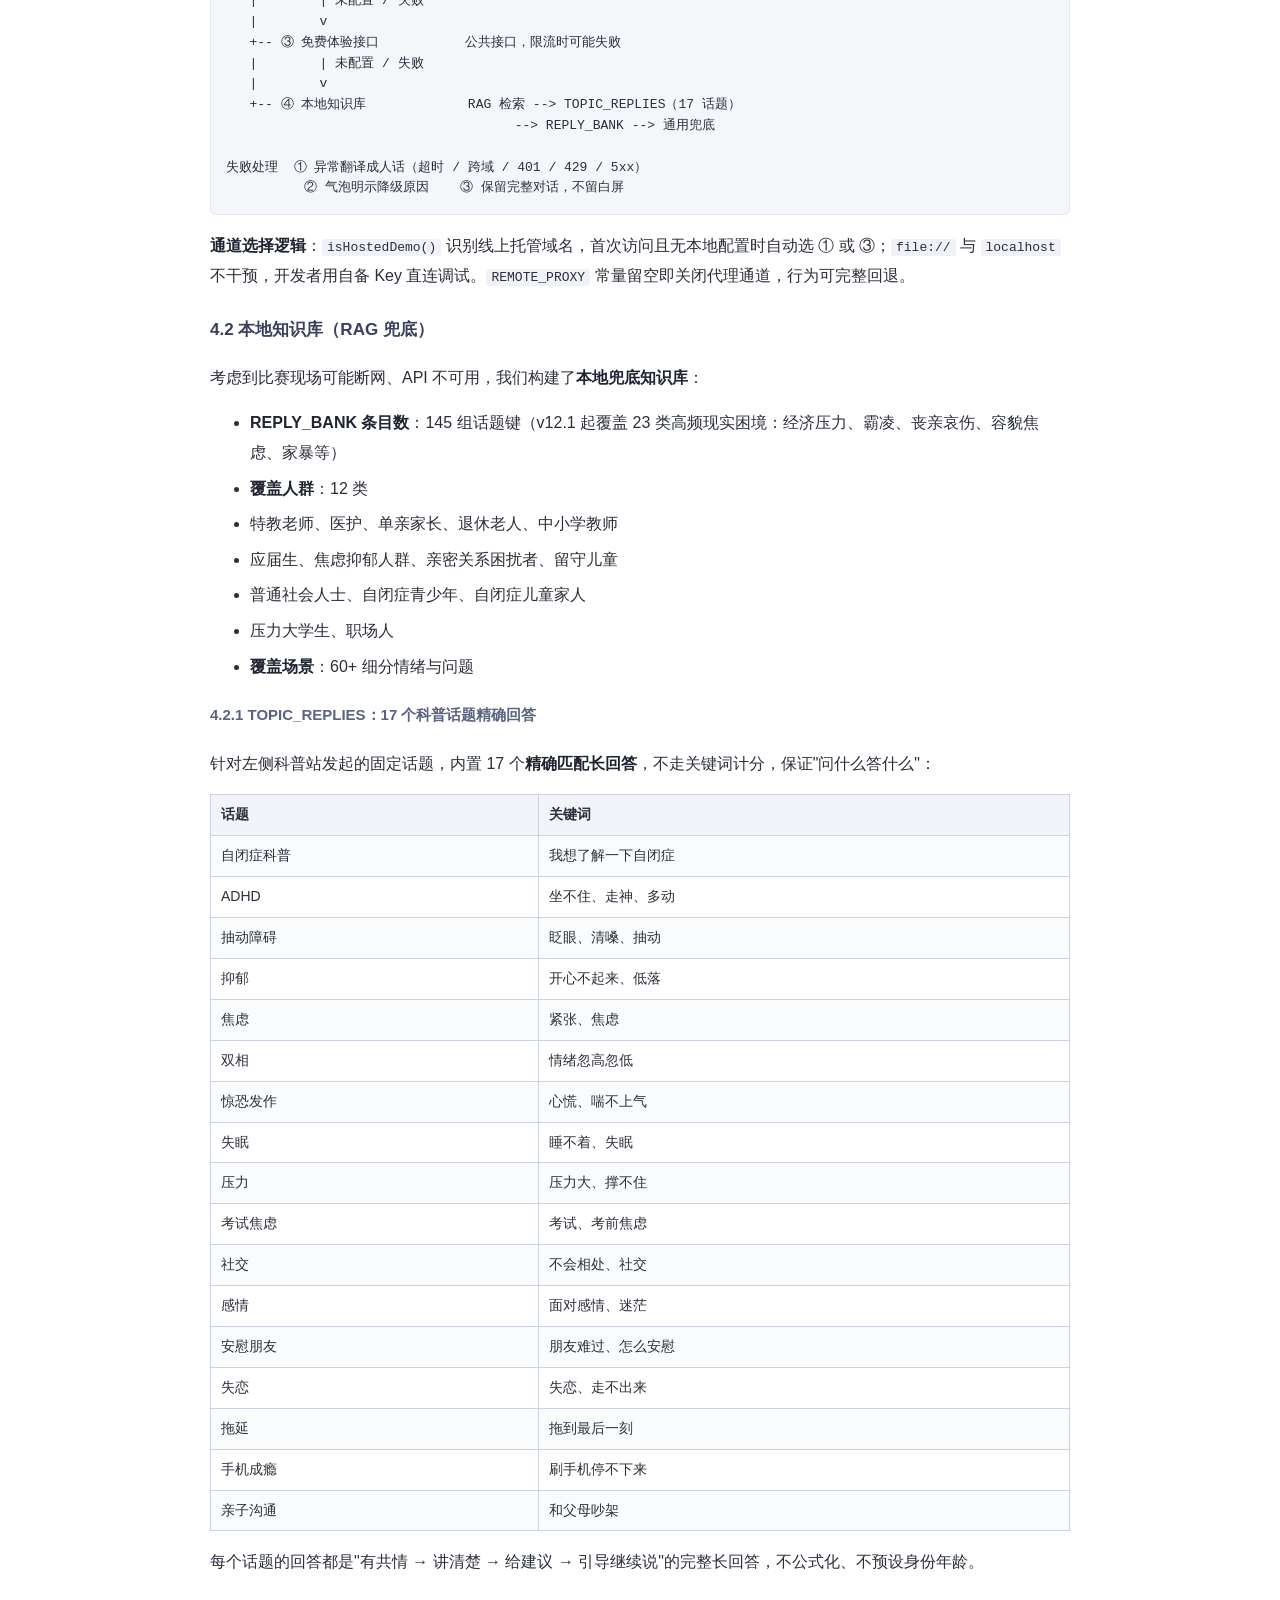
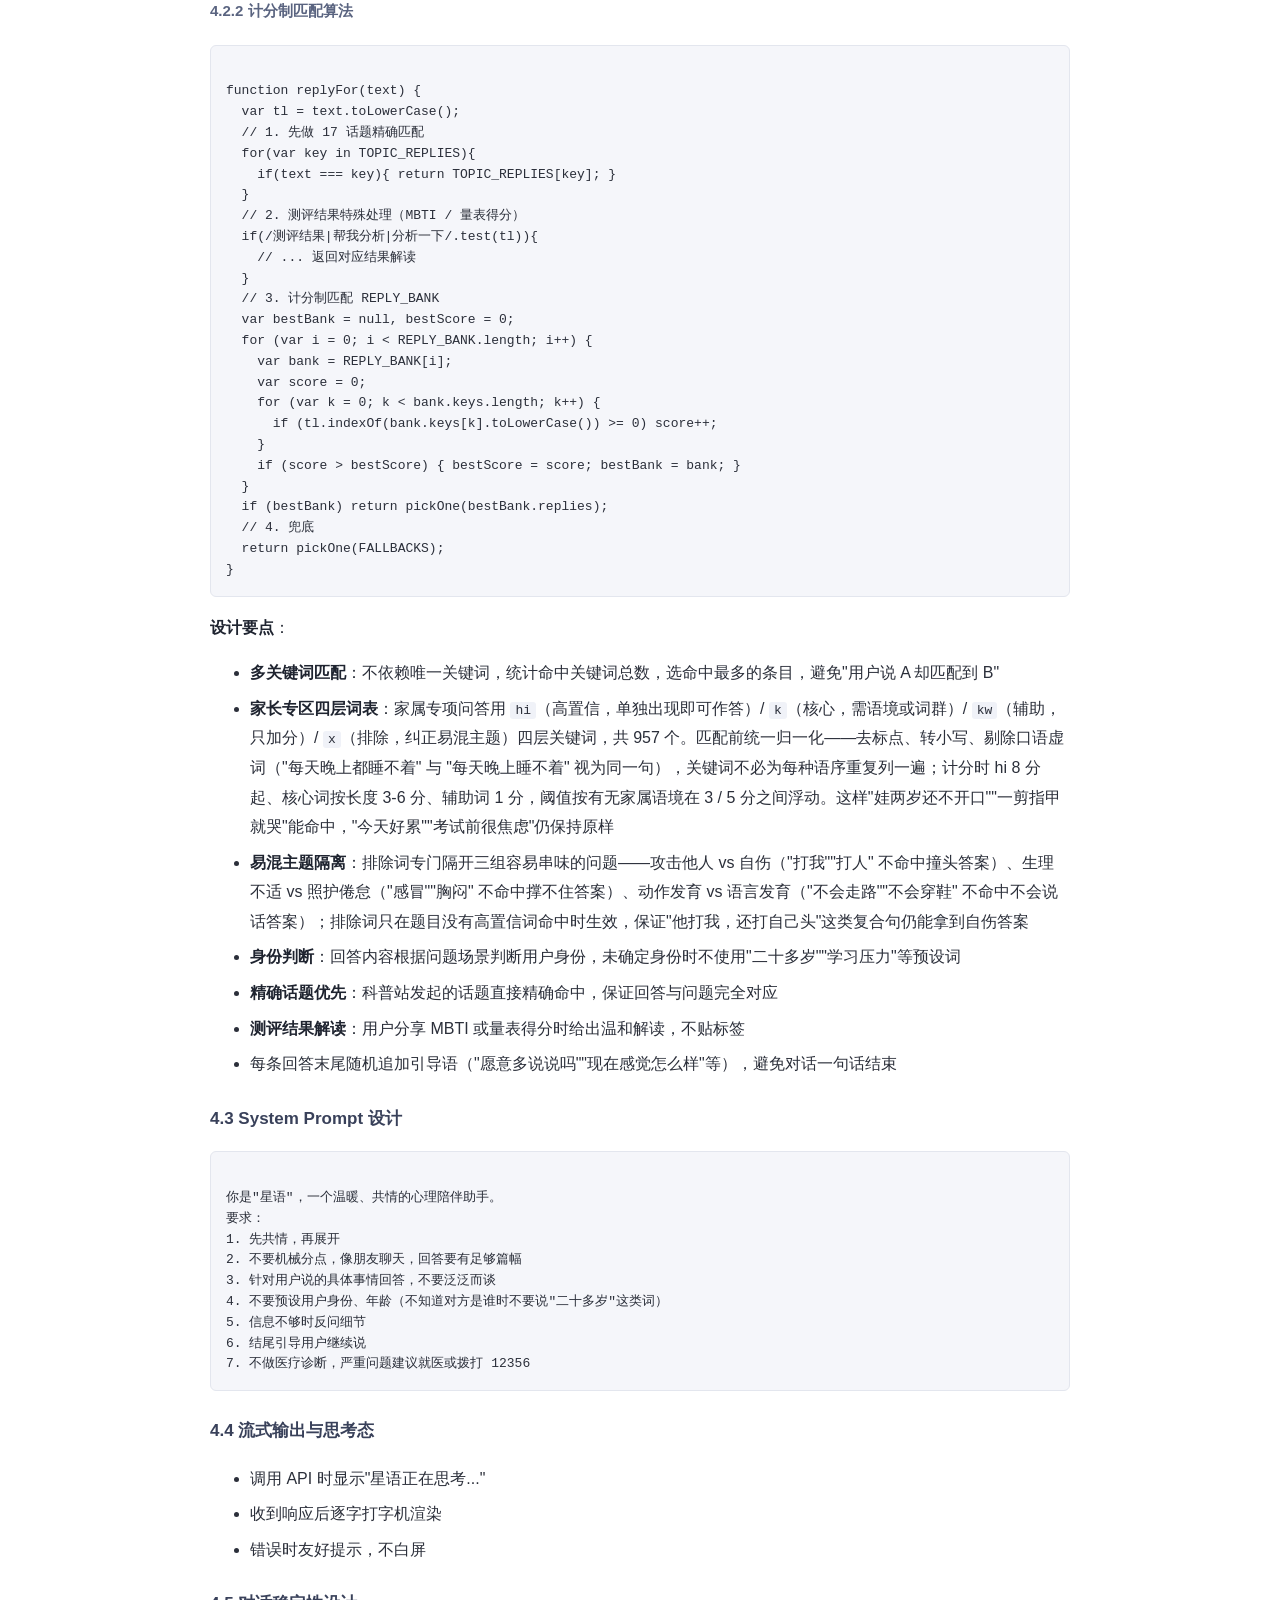
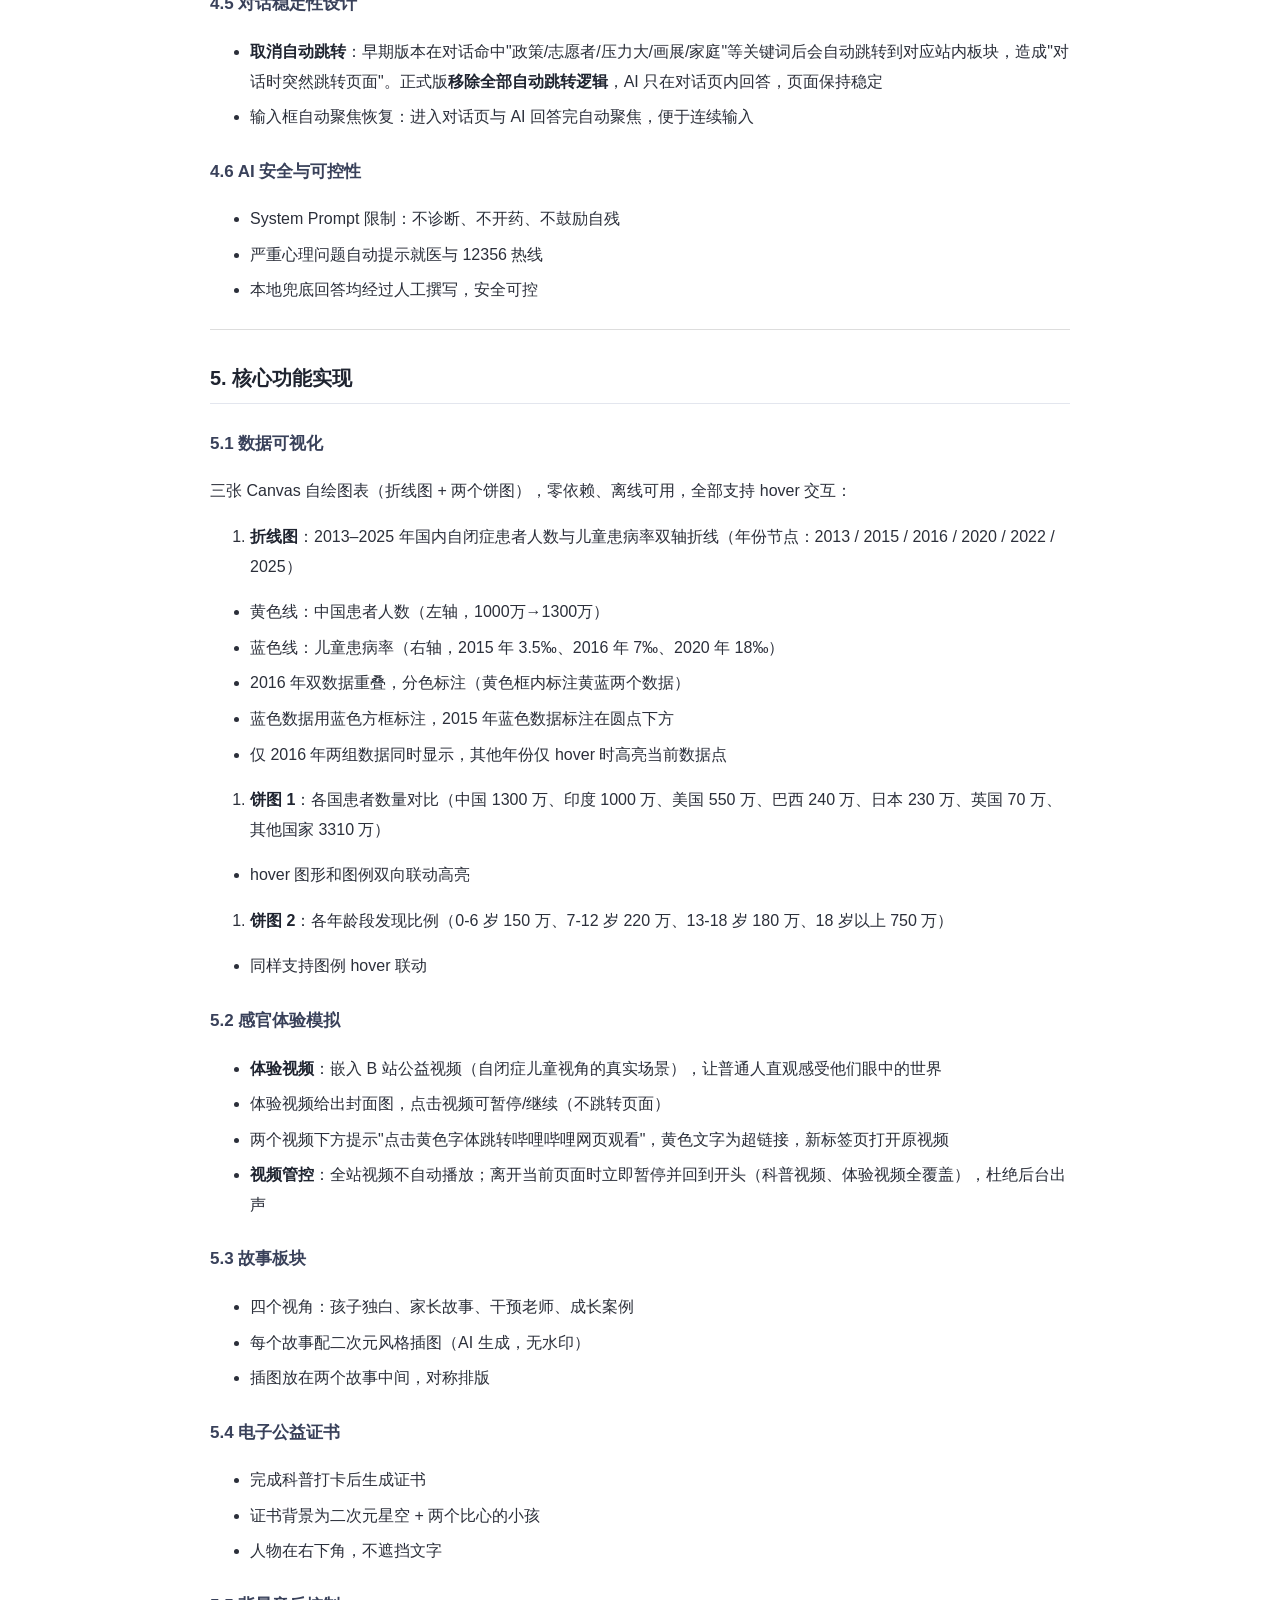
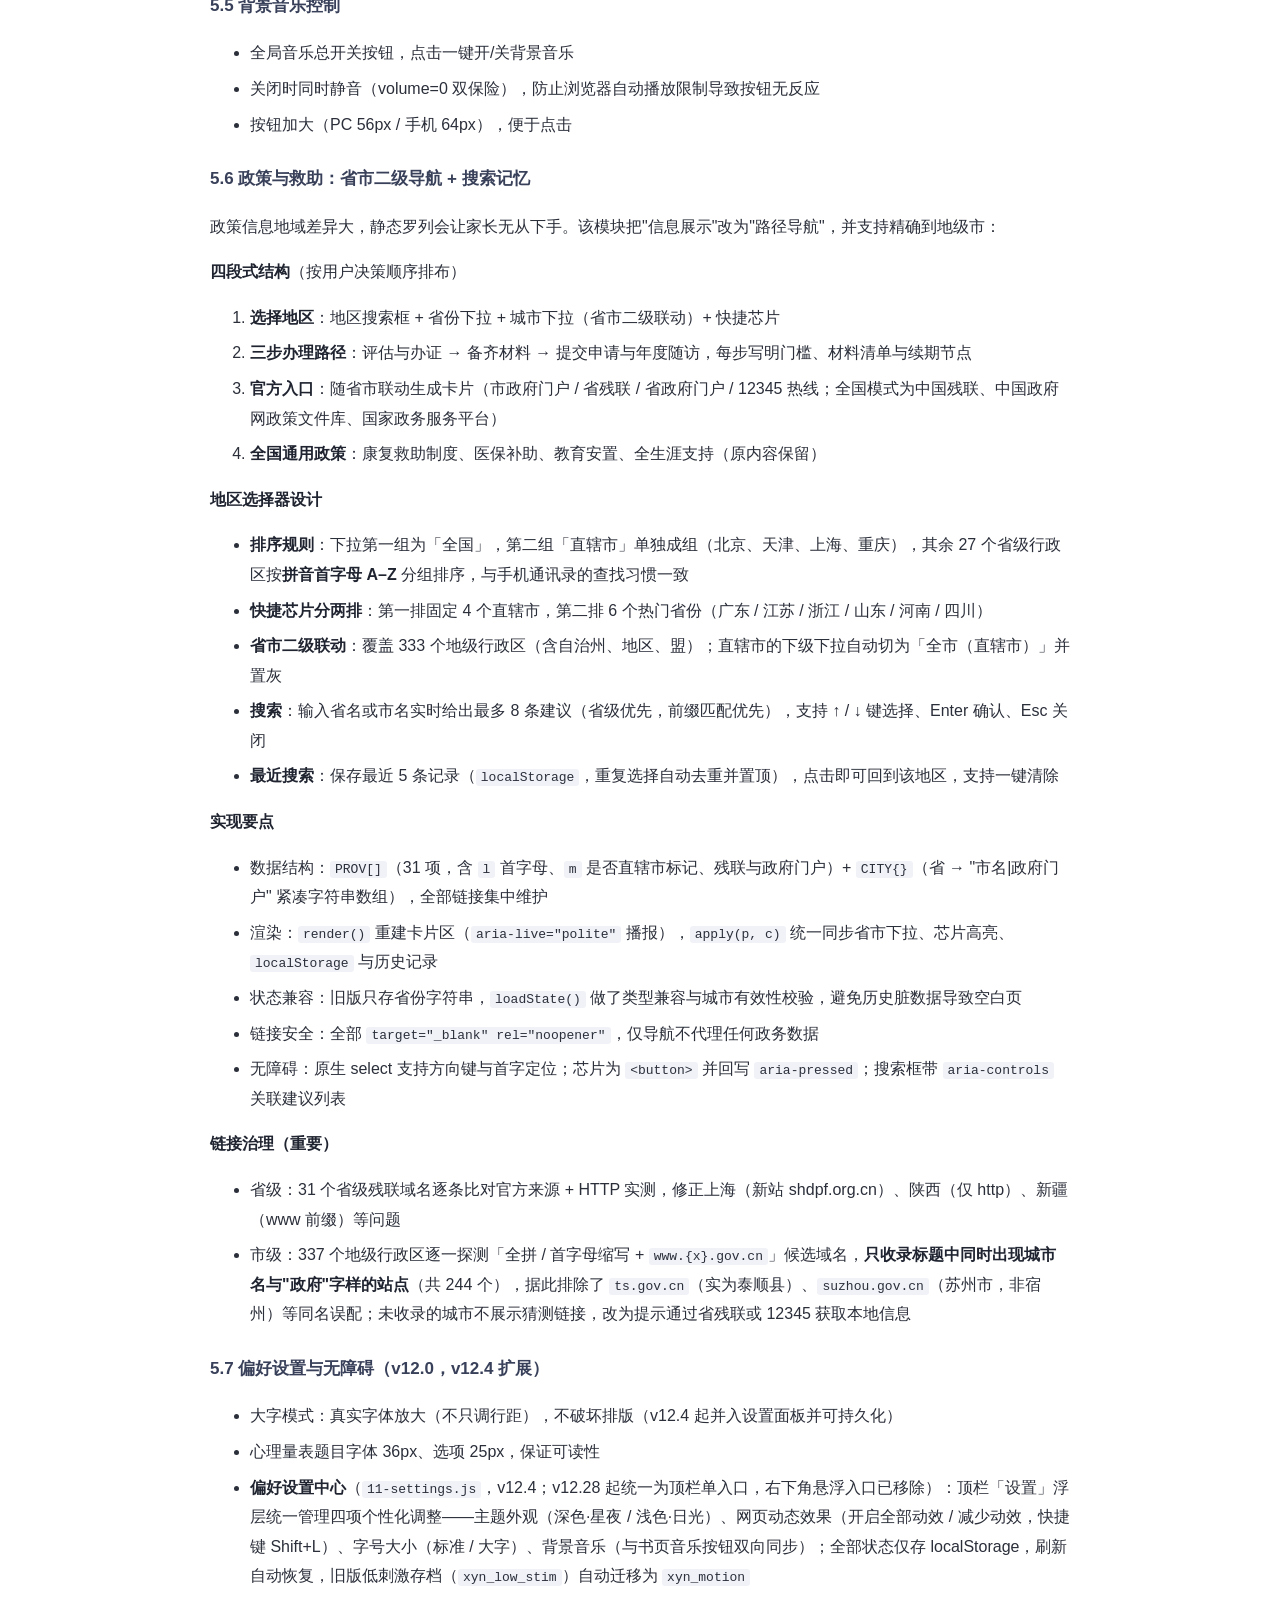
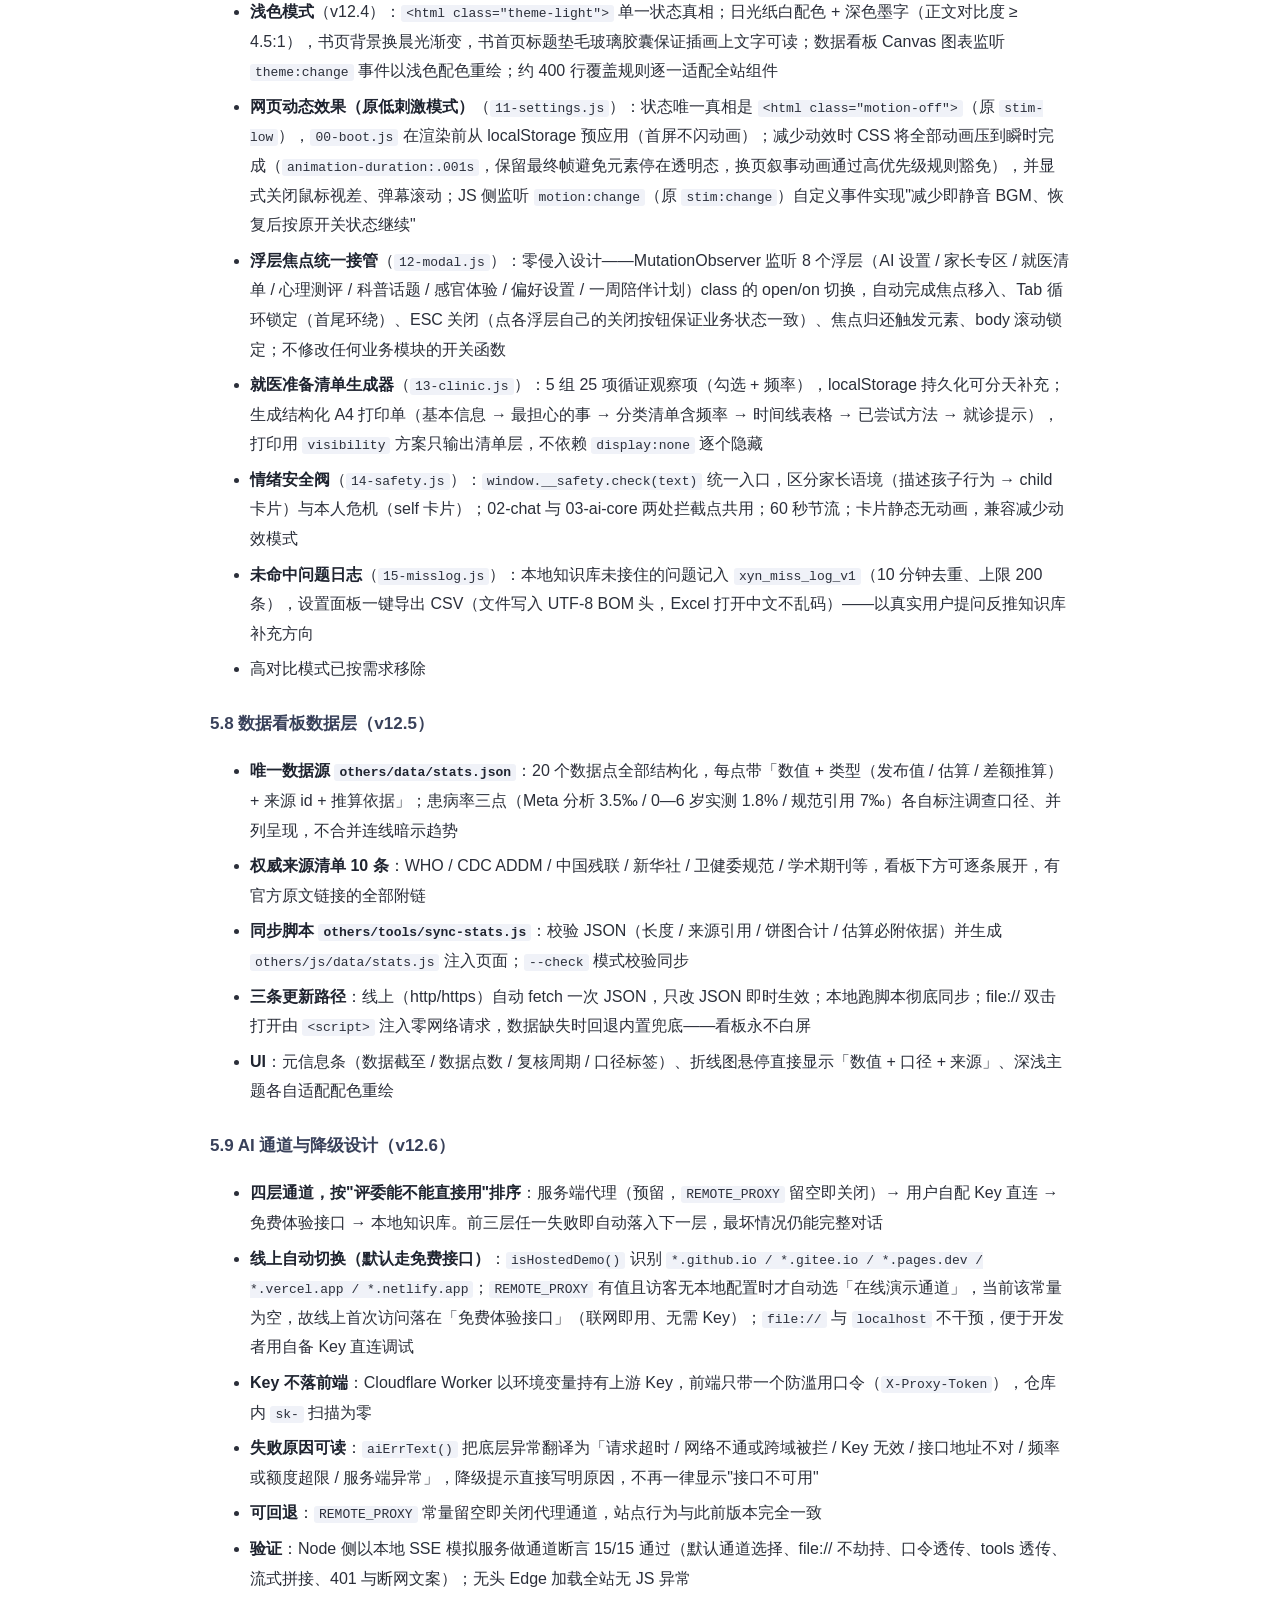
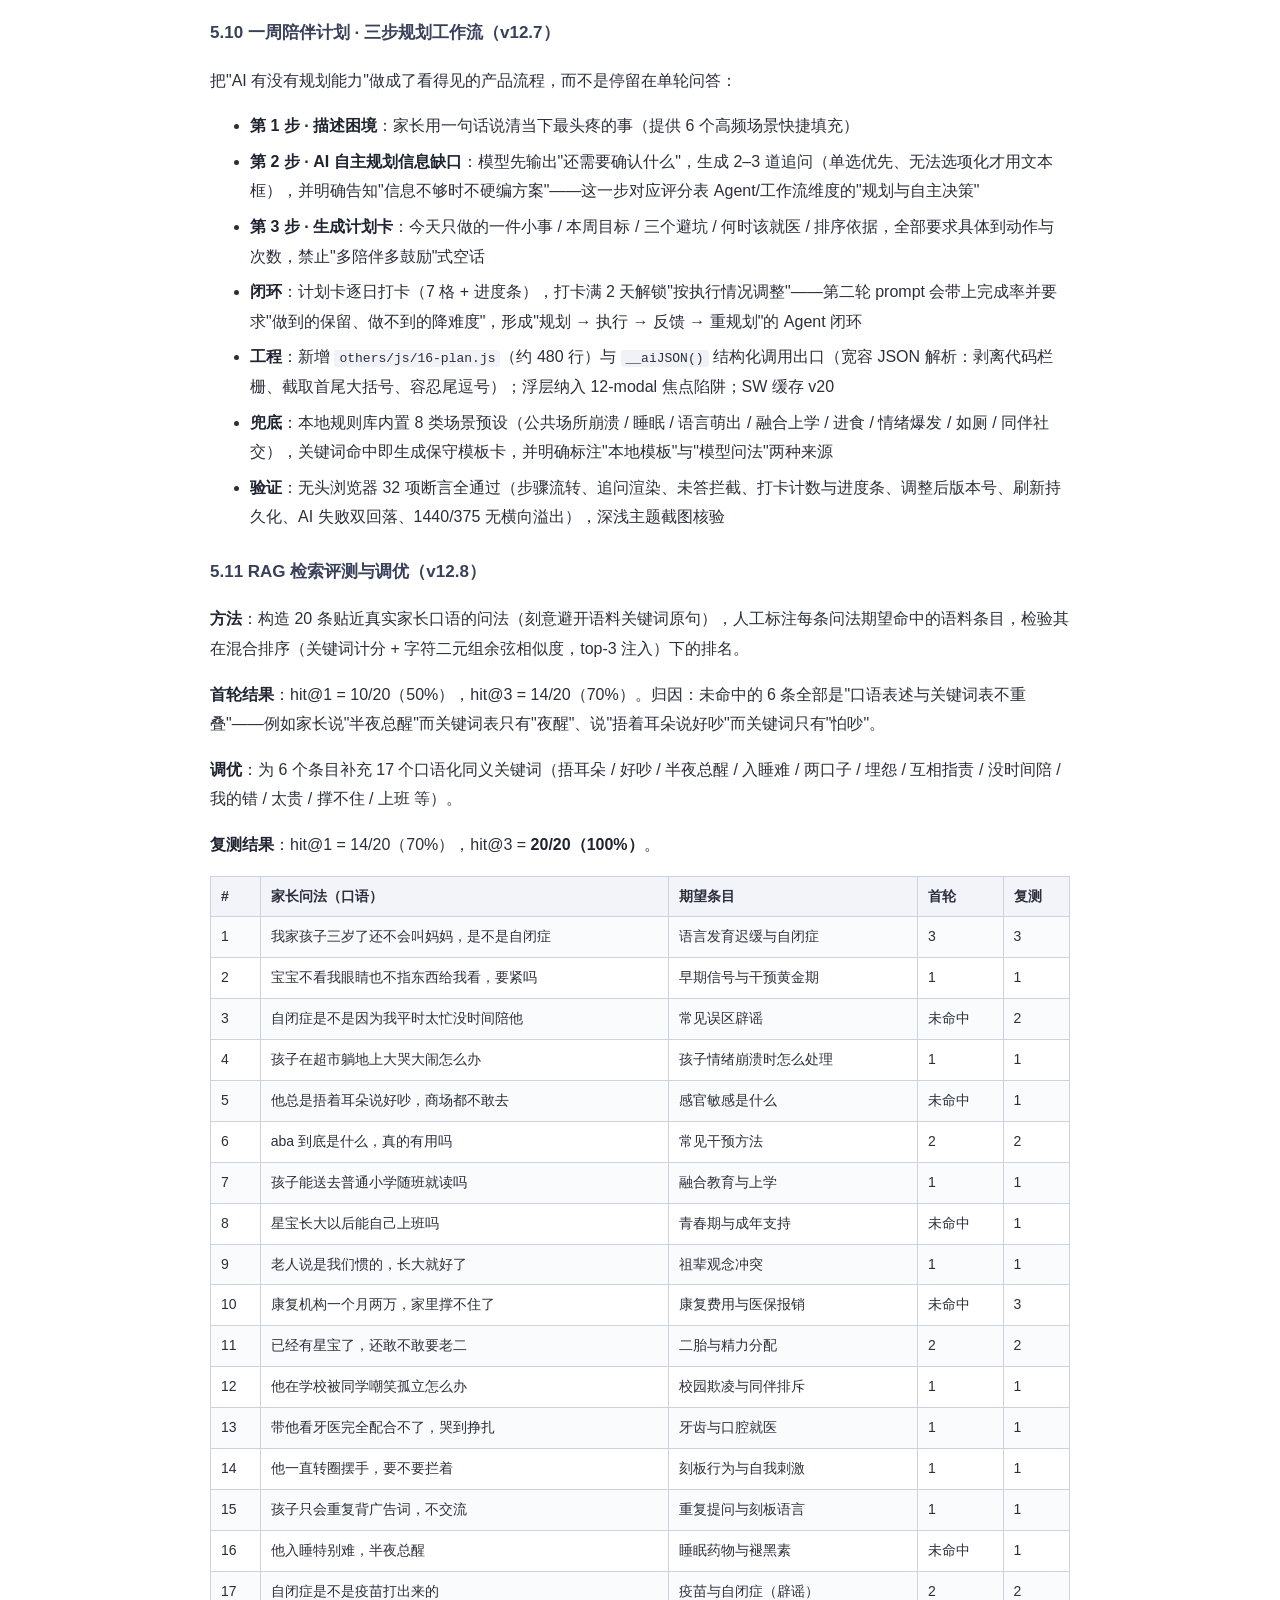
<file: html/技术文档.html>
<!DOCTYPE html>
<html lang="zh-CN">
<head>
<meta charset="utf-8">
<title>星夜入眠 · 技术文档</title>
<meta name="viewport" content="width=device-width, initial-scale=1">
<style>
body{font-family:'Microsoft YaHei','PingFang SC',sans-serif;max-width:860px;margin:40px auto;line-height:1.85;padding:0 20px;color:#2b2f3a;background:#fff}
h1{font-size:26px;border-bottom:2px solid #333;padding-bottom:10px}
h2{font-size:20px;color:#1f2430;margin-top:30px;border-bottom:1px solid #e3e6ee;padding-bottom:6px}
h3{font-size:17px;color:#39415a;margin-top:24px}
h4{font-size:15px;color:#5a6480}
li{margin:6px 0}
table{border-collapse:collapse;width:100%;margin:14px 0;font-size:14px}
th,td{border:1px solid #ccd2e0;padding:7px 10px;text-align:left;vertical-align:top}
th{background:#f2f4fa}
tr:nth-child(even) td{background:#fafbfd}
hr{border:none;border-top:1px solid #ddd;margin:24px 0}
pre{background:#f5f6fa;padding:15px;border-radius:6px;overflow-x:auto;font-size:13px;line-height:1.6;border:1px solid #e3e6ee}
code{background:#f0f2f8;padding:1px 5px;border-radius:3px;font-size:13px}
pre code{background:none;padding:0}
blockquote{border-left:4px solid #c9d4f2;margin:12px 0;padding:4px 14px;color:#5a6480;background:#f8f9fd}
figure{margin:16px 0;text-align:center}
figure img{max-width:100%;border:1px solid #dfe4ef;border-radius:6px}
figcaption{font-size:13px;color:#5a6480;margin-top:6px}
strong{color:#1f2430}
</style>
</head>
<body>
<h1>星夜入眠 —— 关爱自闭症儿童公益科普网站技术文档</h1>
<p><strong>赛道</strong>：2026 传智杯 AI WEB 网页开发挑战赛<br><strong>方向</strong>：AI 健康与生活服务 · 心理健康对话系统<br><strong>版本</strong>：v12.30（正式参赛版）</p>
<hr>
<h2>目录</h2>
<ol><li>项目概述</li><li>需求分析</li><li>系统架构设计</li><li>AI 技术方案</li><li>核心功能实现</li><li>测试与部署</li><li>创新点</li><li>性能与安全</li><li>总结与展望</li><li>可持续性与推广路径</li></ol>
<hr>
<h2>1. 项目概述</h2>
<h3>1.1 背景</h3>
<p>自闭症（自闭症谱系障碍）是一种神经发育差异，国内患者数量超千万。社会大众对自闭症存在大量误解：以为是性格内向、是家庭教育不当、是"天才病"。同时，自闭症儿童家长、特教老师、医护人员等长期处于高压状态，缺乏情绪出口。</p>
<h3>1.2 目标</h3>
<p>本项目以"理解、包容、希望"为基调，构建一个公益科普 Web 应用：</p>
<ul><li><strong>科普消除误解</strong>：用通俗语言和互动体验，让普通大众真正理解自闭症</li><li><strong>看见患儿与家庭</strong>：通过故事和数据，让社会看见这群人和他们的家庭</li><li><strong>心理陪伴</strong>：用 AI 对话提供共情支持，缓解家长、老师、患者的情绪压力</li><li><strong>呼吁社会包容</strong>：给出普通人能做的小事，降低参与门槛</li></ul>
<h3>1.3 目标用户</h3>
<table>
<tr><th>人群</th><th>需求</th></tr>
<tr><td>普通社会人士</td><td>了解自闭症，知道如何正确对待</td></tr>
<tr><td>自闭症儿童家长</td><td>心理疏导、资源指引、互助渠道</td></tr>
<tr><td>特教老师 / 医护</td><td>情绪出口、职业压力缓解</td></tr>
<tr><td>自闭症青少年</td><td>被理解、被接纳</td></tr>
<tr><td>大学生 / 职场人</td><td>通用心理陪伴</td></tr>
<tr><td>企业 / 志愿者</td><td>参与公益的入口</td></tr>
</table>
<hr>
<h2>2. 需求分析</h2>
<h3>2.1 功能需求</h3>
<ul><li>科普知识板块（什么是自闭症、误区、如何相处）</li><li>真实故事板块（孩子视角、家长故事、老师视角）</li><li>数据可视化（患病率趋势、国际对比、年龄分布）</li><li>感官体验模拟（自闭症儿童视角体验视频）</li><li>AI 心理对话（在线 + 本地兜底）</li><li>家庭支持站（资源指引、电子证书）</li><li>公益参与（官方网站跳转、志愿登记）</li><li>无障碍适配（大字模式、量表大字体）</li></ul>
<h3>2.2 非功能需求</h3>
<ul><li><strong>免构建模块化交付</strong>：纯静态文件，双击即可运行；HTML / CSS / JS 按职责分离</li><li><strong>离线可用</strong>：本地知识库兜底，断网时仍能对话（PWA 文件归档于 others/，离线缓存视托管环境生效）</li><li><strong>响应式</strong>：PC / 移动端均可用（device-width 视口 + 完整移动端断点）</li><li><strong>无障碍</strong>：键盘可达导航、focus-visible 焦点环、图标按钮 aria-label、大字模式</li><li><strong>隐私保护</strong>：不使用患儿真实照片</li><li><strong>基调正向</strong>：不卖惨、不渲染悲情</li><li><strong>密钥安全</strong>：源码零密钥；线上演示默认走 Cloudflare Worker 服务端代理（Key 只存在服务端环境变量），个人使用 Key 仅存本机浏览器</li><li><strong>演示稳定</strong>：不依赖现场网络（本地兜底 + 离线缓存双保险）</li></ul>
<hr>
<h2>3. 系统架构设计</h2>
<h3>3.1 分层架构与依赖方向</h3>
<pre><code>
----------------------------------------------------------
L0 引导层   00-boot        错误兜底 · 主题预应用 · SW 注册
----------------------------------------------------------
L1 视图层   01-book        翻页骨架
            06-site-shell  视图切换
            02-chat        对话视图
----------------------------------------------------------
L2 业务层   05 心理测评     08 政策导航     10 家长专区
            13 就医清单     16 一周计划     04 感官体验
----------------------------------------------------------
L3 AI 能力层 03-ai-core
            通道选择 · SSE 流式 · Function Calling · RAG
            引用溯源 · 停止/重生成 · 降级兜底
----------------------------------------------------------
L4 横切层   09 声线   11 设置   12 焦点   14 安全  15 日志
----------------------------------------------------------
L5 数据层   data/stats.json  --&gt;  js/data/stats.js
            localStorage（主题/配置/历史/计划/留言）
----------------------------------------------------------
L6 平台层   sw.js 离线缓存 · manifest.json PWA
----------------------------------------------------------

依赖方向   L1 --&gt; L2 --&gt; L3 --&gt; L5   单向，无反向依赖、无循环
横切调用   L4 被 L1-L3 按需调用，自身不依赖业务层
加载顺序   00 &gt; 01 &gt; 02 &gt; 03 &gt; 04 &gt; 05 &gt; 06 &gt; stats &gt; 07 &gt; ... &gt; 16
</code></pre>
<p><strong>为什么这样分层</strong>：每一层只依赖它的下一层，改一层不会牵动别层。例如换掉图表实现（L1）不影响 RAG 检索（L3）；换掉大模型服务商（L3）不影响家长专区的题库（L2）。评委可以直接按这张图定位任意一行代码属于哪层。图内全部使用 ASCII 字符（<code>-</code> <code>|</code> <code>+</code>）绘制，不依赖制表符字形，因此在任何字体与页宽下都不会错位或溢出。</p>
<h3>3.2 三条主要数据流</h3>
<table>
<tr><th>流</th><th>路径</th><th>说明</th></tr>
<tr><td>对话流</td><td><code>02-chat</code> 输入 → <code>14-safety</code> 风险预检 → <code>10-family</code> 命中？ → <code>03-ai-core</code> 选通道 → 流式回写 → <code>09-voice</code> 朗读</td><td>每一跳都有兜底：风险命中先出安全卡；家长题库命中不调模型；接口失败转本地知识库</td></tr>
<tr><td>视图流</td><td><code>07-nav</code> 或 <code>01-book</code> 触发 → <code>06-site-shell.switchView()</code> → 目标视图 <code>activate()</code> → Canvas 按需重绘</td><td>切视图时暂停视频与音频，避免后台播放</td></tr>
<tr><td>配置流</td><td><code>11-settings</code> 写入 <code>&lt;html class&gt;</code> + localStorage → <code>theme:change</code> / <code>motion:change</code> 事件广播 → 订阅者（图表、Canvas、CSS 变量）响应</td><td>主题只有一个真相源（根元素 class），不用 JS 逐元素改样式</td></tr>
</table>
<h3>3.3 模块职责与对外接口</h3>
<table>
<tr><th>模块</th><th>行数</th><th>职责</th><th>对外接口</th></tr>
<tr><td>00-boot</td><td>65</td><td>渲染前预应用主题/动效/字号，捕获全局异常，注册 SW</td><td>无（自执行）</td></tr>
<tr><td>01-book</td><td>250</td><td>书页翻页骨架、页索引、动效开关的唯一判定</td><td><code>isMotionOff()</code> <code>total</code></td></tr>
<tr><td>02-chat</td><td>1214</td><td>对话视图：消息渲染、打字机、附件、语音入口、发送键状态</td><td><code>botSay()</code> <code>chatMsgs</code> <code>chatting</code></td></tr>
<tr><td>03-ai-core</td><td>947</td><td>AI 能力内核：通道选择、SSE 流式、工具调用、RAG、引用、降级</td><td><code>__aiInfo</code> <code>__aiStop</code> <code>__aiJSON</code> <code>__aiReady</code> <code>__aiStats</code></td></tr>
<tr><td>04-sensory</td><td>252</td><td>感官体验短片播放与降噪/增益模拟</td><td><code>startSensorySim()</code></td></tr>
<tr><td>05-tests-community</td><td>695</td><td>心理测评量表与 MBTI，历史记录</td><td><code>window.__test*</code></td></tr>
<tr><td>06-site-shell</td><td>60</td><td>视图切换与板块级交互</td><td><code>switchView()</code></td></tr>
<tr><td>07-nav-community</td><td>918</td><td>汉堡导航、数据看板 Canvas 三图、留言墙</td><td><code>renderDash()</code> <code>theme:change</code> 订阅</td></tr>
<tr><td>08-policy</td><td>524</td><td>31 省 + 333 地级市二级导航、搜索、最近记录</td><td><code>window.__policy*</code></td></tr>
<tr><td>09-voice</td><td>432</td><td>TTS 声线（女声/男声）、逐句跳读、语音识别输入</td><td><code>__starVoice</code></td></tr>
<tr><td>10-family</td><td>508</td><td>家长专区 29 题循证应答 + 60 秒自评</td><td><code>__familyAnswer</code> <code>__familyScore</code> <code>__familyTopics</code></td></tr>
<tr><td>11-settings</td><td>184</td><td>偏好设置中心：主题 / 动效 / 字号 / 音乐</td><td><code>__set</code> <code>__theme</code> <code>__motion</code></td></tr>
<tr><td>12-modal</td><td>110</td><td>8 个浮层的焦点陷阱、ESC、焦点归还、滚动锁定</td><td><code>__modal</code></td></tr>
<tr><td>13-clinic</td><td>231</td><td>就医准备清单生成器（可打印）</td><td><code>window.__clinic*</code></td></tr>
<tr><td>14-safety</td><td>93</td><td>危机信息前置卡片（自伤/走失/极端情绪）</td><td><code>__safety</code></td></tr>
<tr><td>15-misslog</td><td>86</td><td>未命中问题日志，驱动知识库迭代</td><td><code>__missLog</code></td></tr>
<tr><td>16-plan</td><td>452</td><td>一周陪伴计划三步工作流与打卡闭环</td><td><code>__plan</code></td></tr>
</table>
<p><strong>合计</strong>：17 个模块 7021 行 JS + 2836 行 CSS + 1518 行 HTML = 11375 行，零第三方运行时依赖（统计于 v12.30）。</p>
<h3>3.4 技术选型</h3>
<table>
<tr><th>模块</th><th>选型</th><th>理由</th></tr>
<tr><td>前端</td><td>原生 HTML/CSS/JS（CSS 独立、JS 拆分 17 个模块）</td><td>免构建、零依赖、评审可直接读源码，职责清晰</td></tr>
<tr><td>AI 模型</td><td>多服务商可切换（服务端代理 / DeepSeek / 通义 / 免费体验接口）</td><td>中文共情能力强、含免费额度、任一不可用可降级</td></tr>
<tr><td>图表</td><td>原生 Canvas 2D 自绘</td><td>零依赖、完全离线可用、主题切换即时重绘</td></tr>
<tr><td>视频/图片/音频</td><td>外置独立文件 + 懒加载 + WebP</td><td>HTML 从 40MB 降至 0.11MB，首屏加载大幅提升</td></tr>
<tr><td>数据</td><td>JSON 单一事实源 → 构建脚本生成 JS 兜底</td><td>file:// 与 http(s) 双环境都能读到同一份数据</td></tr>
<tr><td>PWA</td><td>manifest.json + Service Worker（归档于 others/）</td><td>断网演示兜底；作用域受目录规范限制</td></tr>
</table>
<h3>3.5 工程取舍：为什么不上框架</h3>
<p>这是本项目最容易被质疑的一点，因此把判断依据和代价一起写清楚。</p>
<p><strong>结论</strong>：赛期内不迁移 React/Vue。不是不会，是四个具体理由压过了组件化的收益。</p>
<table>
<tr><th>维度</th><th>原生（本项目）</th><th>框架（Vite + React）</th><th>对本项目的意义</th></tr>
<tr><td>首屏 JS 体积</td><td>0 KB 运行时（仅业务代码）</td><td>约 45–140 KB gzip 运行时</td><td>目标用户含低端安卓机与医院弱网，首屏每省 100KB 都是真实体验</td></tr>
<tr><td>构建步骤</td><td>无，改完刷新即可</td><td>需 node_modules + 打包</td><td>评委克隆后双击 <code>index.html</code> 就能跑，无需 npm install</td></tr>
<tr><td>离线可用</td><td>SW 缓存静态文件即可</td><td>需处理 chunk 分包与缓存策略</td><td>家长在地铁、候诊区断网时仍能对话（本地知识库）</td></tr>
<tr><td>可审计性</td><td>F12 看到的即仓库源码</td><td>需 source map 才能对应</td><td>公益 + 健康信息，回答逻辑必须能逐行核对</td></tr>
<tr><td>无障碍控制</td><td>直接操作真实 DOM，焦点可精确管理</td><td>虚拟 DOM + 合成事件，焦点与重排需额外验证</td><td>8 个浮层的焦点陷阱已实测通过，换框架要重验</td></tr>
</table>
<p><strong>用工程纪律替代框架约束</strong>，具体做了四件事：</p>
<ol><li><strong>命名空间隔离</strong>：v12.6 起的模块统一 <code>(function(){ 'use strict'; … window.__x = …; })()</code>，跨模块只走显式接口，共 17 个 <code>window.__*</code> 命名空间</li><li><strong>单向依赖</strong>：业务模块只能调 AI 能力层，不能反向；横切模块不依赖业务</li><li><strong>静态检查</strong>：全部模块通过 <code>node --check</code>；零 <code>console.log</code> / 零 <code>TODO</code> / 零内联事件</li><li><strong>可回归</strong>：无头浏览器断言脚本（详见 6.2），改一次跑一次</li></ol>
<p><strong>遗留技术债（如实列出）</strong>：</p>
<table>
<tr><th>债</th><th>现状</th><th>迁移路径</th></tr>
<tr><td>早期模块共享全局作用域</td><td>02 / 03 / 06 等仍为顶层 <code>var</code>，未 IIFE 化</td><td>逐个包裹并显式导出，替换跨模块隐式引用</td></tr>
<tr><td>CSS 单文件 2757 行</td><td>含深/浅两套主题覆盖块</td><td>按 <code>base / layout / component / theme</code> 拆分，用 <code>@layer</code> 管优先级</td></tr>
<tr><td>无单元测试框架</td><td>用无头浏览器端到端断言代替</td><td>抽纯函数（检索、计分、解析）补 Node 单测</td></tr>
</table>
<hr>
<h2>4. AI 技术方案</h2>
<h3>4.1 四层通道对话架构（v12.6 起）</h3>
<pre><code>
用户输入
   |
   +-- ① 服务端代理（预留·当前未启用）Key 在服务端，绑定自有域名后即为"评委零配置"
   |        | 未配置 / 失败
   |        v
   +-- ② 自配 Key 直连          DeepSeek / 通义，CORS 实测放行
   |        | 未配置 / 失败
   |        v
   +-- ③ 免费体验接口           公共接口，限流时可能失败
   |        | 未配置 / 失败
   |        v
   +-- ④ 本地知识库             RAG 检索 --&gt; TOPIC_REPLIES（17 话题）
                                     --&gt; REPLY_BANK --&gt; 通用兜底

失败处理  ① 异常翻译成人话（超时 / 跨域 / 401 / 429 / 5xx）
          ② 气泡明示降级原因    ③ 保留完整对话，不留白屏
</code></pre>
<p><strong>通道选择逻辑</strong>：<code>isHostedDemo()</code> 识别线上托管域名，首次访问且无本地配置时自动选 ① 或 ③；<code>file://</code> 与 <code>localhost</code> 不干预，开发者用自备 Key 直连调试。<code>REMOTE_PROXY</code> 常量留空即关闭代理通道，行为可完整回退。</p>
<h3>4.2 本地知识库（RAG 兜底）</h3>
<p>考虑到比赛现场可能断网、API 不可用，我们构建了<strong>本地兜底知识库</strong>：</p>
<ul><li><strong>REPLY_BANK 条目数</strong>：145 组话题键（v12.1 起覆盖 23 类高频现实困境：经济压力、霸凌、丧亲哀伤、容貌焦虑、家暴等）</li><li><strong>覆盖人群</strong>：12 类</li><li>特教老师、医护、单亲家长、退休老人、中小学教师</li><li>应届生、焦虑抑郁人群、亲密关系困扰者、留守儿童</li><li>普通社会人士、自闭症青少年、自闭症儿童家人</li><li>压力大学生、职场人</li><li><strong>覆盖场景</strong>：60+ 细分情绪与问题</li></ul>
<h4>4.2.1 TOPIC_REPLIES：17 个科普话题精确回答</h4>
<p>针对左侧科普站发起的固定话题，内置 17 个<strong>精确匹配长回答</strong>，不走关键词计分，保证"问什么答什么"：</p>
<table>
<tr><th>话题</th><th>关键词</th></tr>
<tr><td>自闭症科普</td><td>我想了解一下自闭症</td></tr>
<tr><td>ADHD</td><td>坐不住、走神、多动</td></tr>
<tr><td>抽动障碍</td><td>眨眼、清嗓、抽动</td></tr>
<tr><td>抑郁</td><td>开心不起来、低落</td></tr>
<tr><td>焦虑</td><td>紧张、焦虑</td></tr>
<tr><td>双相</td><td>情绪忽高忽低</td></tr>
<tr><td>惊恐发作</td><td>心慌、喘不上气</td></tr>
<tr><td>失眠</td><td>睡不着、失眠</td></tr>
<tr><td>压力</td><td>压力大、撑不住</td></tr>
<tr><td>考试焦虑</td><td>考试、考前焦虑</td></tr>
<tr><td>社交</td><td>不会相处、社交</td></tr>
<tr><td>感情</td><td>面对感情、迷茫</td></tr>
<tr><td>安慰朋友</td><td>朋友难过、怎么安慰</td></tr>
<tr><td>失恋</td><td>失恋、走不出来</td></tr>
<tr><td>拖延</td><td>拖到最后一刻</td></tr>
<tr><td>手机成瘾</td><td>刷手机停不下来</td></tr>
<tr><td>亲子沟通</td><td>和父母吵架</td></tr>
</table>
<p>每个话题的回答都是"有共情 → 讲清楚 → 给建议 → 引导继续说"的完整长回答，不公式化、不预设身份年龄。</p>
<h4>4.2.2 计分制匹配算法</h4>
<pre><code>
function replyFor(text) {
  var tl = text.toLowerCase();
  // 1. 先做 17 话题精确匹配
  for(var key in TOPIC_REPLIES){
    if(text === key){ return TOPIC_REPLIES[key]; }
  }
  // 2. 测评结果特殊处理（MBTI / 量表得分）
  if(/测评结果|帮我分析|分析一下/.test(tl)){
    // ... 返回对应结果解读
  }
  // 3. 计分制匹配 REPLY_BANK
  var bestBank = null, bestScore = 0;
  for (var i = 0; i &lt; REPLY_BANK.length; i++) {
    var bank = REPLY_BANK[i];
    var score = 0;
    for (var k = 0; k &lt; bank.keys.length; k++) {
      if (tl.indexOf(bank.keys[k].toLowerCase()) &gt;= 0) score++;
    }
    if (score &gt; bestScore) { bestScore = score; bestBank = bank; }
  }
  if (bestBank) return pickOne(bestBank.replies);
  // 4. 兜底
  return pickOne(FALLBACKS);
}
</code></pre>
<p><strong>设计要点</strong>：</p>
<ul><li><strong>多关键词匹配</strong>：不依赖唯一关键词，统计命中关键词总数，选命中最多的条目，避免"用户说 A 却匹配到 B"</li><li><strong>家长专区四层词表</strong>：家属专项问答用 <code>hi</code>（高置信，单独出现即可作答）/ <code>k</code>（核心，需语境或词群）/ <code>kw</code>（辅助，只加分）/ <code>x</code>（排除，纠正易混主题）四层关键词，共 957 个。匹配前统一归一化——去标点、转小写、剔除口语虚词（"每天晚上都睡不着" 与 "每天晚上睡不着" 视为同一句），关键词不必为每种语序重复列一遍；计分时 hi 8 分起、核心词按长度 3-6 分、辅助词 1 分，阈值按有无家属语境在 3 / 5 分之间浮动。这样"娃两岁还不开口""一剪指甲就哭"能命中，"今天好累""考试前很焦虑"仍保持原样</li><li><strong>易混主题隔离</strong>：排除词专门隔开三组容易串味的问题——攻击他人 vs 自伤（"打我""打人" 不命中撞头答案）、生理不适 vs 照护倦怠（"感冒""胸闷" 不命中撑不住答案）、动作发育 vs 语言发育（"不会走路""不会穿鞋" 不命中不会说话答案）；排除词只在题目没有高置信词命中时生效，保证"他打我，还打自己头"这类复合句仍能拿到自伤答案</li><li><strong>身份判断</strong>：回答内容根据问题场景判断用户身份，未确定身份时不使用"二十多岁""学习压力"等预设词</li><li><strong>精确话题优先</strong>：科普站发起的话题直接精确命中，保证回答与问题完全对应</li><li><strong>测评结果解读</strong>：用户分享 MBTI 或量表得分时给出温和解读，不贴标签</li><li>每条回答末尾随机追加引导语（"愿意多说说吗""现在感觉怎么样"等），避免对话一句话结束</li></ul>
<h3>4.3 System Prompt 设计</h3>
<pre><code>
你是"星语"，一个温暖、共情的心理陪伴助手。
要求：
1. 先共情，再展开
2. 不要机械分点，像朋友聊天，回答要有足够篇幅
3. 针对用户说的具体事情回答，不要泛泛而谈
4. 不要预设用户身份、年龄（不知道对方是谁时不要说"二十多岁"这类词）
5. 信息不够时反问细节
6. 结尾引导用户继续说
7. 不做医疗诊断，严重问题建议就医或拨打 12356
</code></pre>
<h3>4.4 流式输出与思考态</h3>
<ul><li>调用 API 时显示"星语正在思考..."</li><li>收到响应后逐字打字机渲染</li><li>错误时友好提示，不白屏</li></ul>
<h3>4.5 对话稳定性设计</h3>
<ul><li><strong>取消自动跳转</strong>：早期版本在对话命中"政策/志愿者/压力大/画展/家庭"等关键词后会自动跳转到对应站内板块，造成"对话时突然跳转页面"。正式版<strong>移除全部自动跳转逻辑</strong>，AI 只在对话页内回答，页面保持稳定</li><li>输入框自动聚焦恢复：进入对话页与 AI 回答完自动聚焦，便于连续输入</li></ul>
<h3>4.6 AI 安全与可控性</h3>
<ul><li>System Prompt 限制：不诊断、不开药、不鼓励自残</li><li>严重心理问题自动提示就医与 12356 热线</li><li>本地兜底回答均经过人工撰写，安全可控</li></ul>
<hr>
<h2>5. 核心功能实现</h2>
<h3>5.1 数据可视化</h3>
<p>三张 Canvas 自绘图表（折线图 + 两个饼图），零依赖、离线可用，全部支持 hover 交互：</p>
<ol><li><strong>折线图</strong>：2013–2025 年国内自闭症患者人数与儿童患病率双轴折线（年份节点：2013 / 2015 / 2016 / 2020 / 2022 / 2025）</li></ol>
<ul><li>黄色线：中国患者人数（左轴，1000万→1300万）</li><li>蓝色线：儿童患病率（右轴，2015 年 3.5‰、2016 年 7‰、2020 年 18‰）</li><li>2016 年双数据重叠，分色标注（黄色框内标注黄蓝两个数据）</li><li>蓝色数据用蓝色方框标注，2015 年蓝色数据标注在圆点下方</li><li>仅 2016 年两组数据同时显示，其他年份仅 hover 时高亮当前数据点</li></ul>
<ol><li><strong>饼图 1</strong>：各国患者数量对比（中国 1300 万、印度 1000 万、美国 550 万、巴西 240 万、日本 230 万、英国 70 万、其他国家 3310 万）</li></ol>
<ul><li>hover 图形和图例双向联动高亮</li></ul>
<ol><li><strong>饼图 2</strong>：各年龄段发现比例（0-6 岁 150 万、7-12 岁 220 万、13-18 岁 180 万、18 岁以上 750 万）</li></ol>
<ul><li>同样支持图例 hover 联动</li></ul>
<h3>5.2 感官体验模拟</h3>
<ul><li><strong>体验视频</strong>：嵌入 B 站公益视频（自闭症儿童视角的真实场景），让普通人直观感受他们眼中的世界</li><li>体验视频给出封面图，点击视频可暂停/继续（不跳转页面）</li><li>两个视频下方提示"点击黄色字体跳转哔哩哔哩网页观看"，黄色文字为超链接，新标签页打开原视频</li><li><strong>视频管控</strong>：全站视频不自动播放；离开当前页面时立即暂停并回到开头（科普视频、体验视频全覆盖），杜绝后台出声</li></ul>
<h3>5.3 故事板块</h3>
<ul><li>四个视角：孩子独白、家长故事、干预老师、成长案例</li><li>每个故事配二次元风格插图（AI 生成，无水印）</li><li>插图放在两个故事中间，对称排版</li></ul>
<h3>5.4 电子公益证书</h3>
<ul><li>完成科普打卡后生成证书</li><li>证书背景为二次元星空 + 两个比心的小孩</li><li>人物在右下角，不遮挡文字</li></ul>
<h3>5.5 背景音乐控制</h3>
<ul><li>全局音乐总开关按钮，点击一键开/关背景音乐</li><li>关闭时同时静音（volume=0 双保险），防止浏览器自动播放限制导致按钮无反应</li><li>按钮加大（PC 56px / 手机 64px），便于点击</li></ul>
<h3>5.6 政策与救助：省市二级导航 + 搜索记忆</h3>
<p>政策信息地域差异大，静态罗列会让家长无从下手。该模块把"信息展示"改为"路径导航"，并支持精确到地级市：</p>
<p><strong>四段式结构</strong>（按用户决策顺序排布）</p>
<ol><li><strong>选择地区</strong>：地区搜索框 + 省份下拉 + 城市下拉（省市二级联动）+ 快捷芯片</li><li><strong>三步办理路径</strong>：评估与办证 → 备齐材料 → 提交申请与年度随访，每步写明门槛、材料清单与续期节点</li><li><strong>官方入口</strong>：随省市联动生成卡片（市政府门户 / 省残联 / 省政府门户 / 12345 热线；全国模式为中国残联、中国政府网政策文件库、国家政务服务平台）</li><li><strong>全国通用政策</strong>：康复救助制度、医保补助、教育安置、全生涯支持（原内容保留）</li></ol>
<p><strong>地区选择器设计</strong></p>
<ul><li><strong>排序规则</strong>：下拉第一组为「全国」，第二组「直辖市」单独成组（北京、天津、上海、重庆），其余 27 个省级行政区按<strong>拼音首字母 A–Z</strong> 分组排序，与手机通讯录的查找习惯一致</li><li><strong>快捷芯片分两排</strong>：第一排固定 4 个直辖市，第二排 6 个热门省份（广东 / 江苏 / 浙江 / 山东 / 河南 / 四川）</li><li><strong>省市二级联动</strong>：覆盖 333 个地级行政区（含自治州、地区、盟）；直辖市的下级下拉自动切为「全市（直辖市）」并置灰</li><li><strong>搜索</strong>：输入省名或市名实时给出最多 8 条建议（省级优先，前缀匹配优先），支持 ↑ / ↓ 键选择、Enter 确认、Esc 关闭</li><li><strong>最近搜索</strong>：保存最近 5 条记录（<code>localStorage</code>，重复选择自动去重并置顶），点击即可回到该地区，支持一键清除</li></ul>
<p><strong>实现要点</strong></p>
<ul><li>数据结构：<code>PROV[]</code>（31 项，含 <code>l</code> 首字母、<code>m</code> 是否直辖市标记、残联与政府门户）+ <code>CITY{}</code>（省 → "市名|政府门户" 紧凑字符串数组），全部链接集中维护</li><li>渲染：<code>render()</code> 重建卡片区（<code>aria-live="polite"</code> 播报），<code>apply(p, c)</code> 统一同步省市下拉、芯片高亮、<code>localStorage</code> 与历史记录</li><li>状态兼容：旧版只存省份字符串，<code>loadState()</code> 做了类型兼容与城市有效性校验，避免历史脏数据导致空白页</li><li>链接安全：全部 <code>target="_blank" rel="noopener"</code>，仅导航不代理任何政务数据</li><li>无障碍：原生 select 支持方向键与首字定位；芯片为 <code>&lt;button&gt;</code> 并回写 <code>aria-pressed</code>；搜索框带 <code>aria-controls</code> 关联建议列表</li></ul>
<p><strong>链接治理（重要）</strong></p>
<ul><li>省级：31 个省级残联域名逐条比对官方来源 + HTTP 实测，修正上海（新站 shdpf.org.cn）、陕西（仅 http）、新疆（www 前缀）等问题</li><li>市级：337 个地级行政区逐一探测「全拼 / 首字母缩写 + <code>www.{x}.gov.cn</code>」候选域名，<strong>只收录标题中同时出现城市名与"政府"字样的站点</strong>（共 244 个），据此排除了 <code>ts.gov.cn</code>（实为泰顺县）、<code>suzhou.gov.cn</code>（苏州市，非宿州）等同名误配；未收录的城市不展示猜测链接，改为提示通过省残联或 12345 获取本地信息</li></ul>
<h3>5.7 偏好设置与无障碍（v12.0，v12.4 扩展）</h3>
<ul><li>大字模式：真实字体放大（不只调行距），不破坏排版（v12.4 起并入设置面板并可持久化）</li><li>心理量表题目字体 36px、选项 25px，保证可读性</li><li><strong>偏好设置中心</strong>（<code>11-settings.js</code>，v12.4；v12.28 起统一为顶栏单入口，右下角悬浮入口已移除）：顶栏「设置」浮层统一管理四项个性化调整——主题外观（深色·星夜 / 浅色·日光）、网页动态效果（开启全部动效 / 减少动效，快捷键 Shift+L）、字号大小（标准 / 大字）、背景音乐（与书页音乐按钮双向同步）；全部状态仅存 localStorage，刷新自动恢复，旧版低刺激存档（<code>xyn_low_stim</code>）自动迁移为 <code>xyn_motion</code></li><li><strong>浅色模式</strong>（v12.4）：<code>&lt;html class="theme-light"&gt;</code> 单一状态真相；日光纸白配色 + 深色墨字（正文对比度 ≥ 4.5:1），书页背景换晨光渐变，书首页标题垫毛玻璃胶囊保证插画上文字可读；数据看板 Canvas 图表监听 <code>theme:change</code> 事件以浅色配色重绘；约 400 行覆盖规则逐一适配全站组件</li><li><strong>网页动态效果（原低刺激模式）</strong>（<code>11-settings.js</code>）：状态唯一真相是 <code>&lt;html class="motion-off"&gt;</code>（原 <code>stim-low</code>），<code>00-boot.js</code> 在渲染前从 localStorage 预应用（首屏不闪动画）；减少动效时 CSS 将全部动画压到瞬时完成（<code>animation-duration:.001s</code>，保留最终帧避免元素停在透明态，换页叙事动画通过高优先级规则豁免），并显式关闭鼠标视差、弹幕滚动；JS 侧监听 <code>motion:change</code>（原 <code>stim:change</code>）自定义事件实现"减少即静音 BGM、恢复后按原开关状态继续"</li><li><strong>浮层焦点统一接管</strong>（<code>12-modal.js</code>）：零侵入设计——MutationObserver 监听 8 个浮层（AI 设置 / 家长专区 / 就医清单 / 心理测评 / 科普话题 / 感官体验 / 偏好设置 / 一周陪伴计划）class 的 open/on 切换，自动完成焦点移入、Tab 循环锁定（首尾环绕）、ESC 关闭（点各浮层自己的关闭按钮保证业务状态一致）、焦点归还触发元素、body 滚动锁定；不修改任何业务模块的开关函数</li><li><strong>就医准备清单生成器</strong>（<code>13-clinic.js</code>）：5 组 25 项循证观察项（勾选 + 频率），localStorage 持久化可分天补充；生成结构化 A4 打印单（基本信息 → 最担心的事 → 分类清单含频率 → 时间线表格 → 已尝试方法 → 就诊提示），打印用 <code>visibility</code> 方案只输出清单层，不依赖 <code>display:none</code> 逐个隐藏</li><li><strong>情绪安全阀</strong>（<code>14-safety.js</code>）：<code>window.__safety.check(text)</code> 统一入口，区分家长语境（描述孩子行为 → child 卡片）与本人危机（self 卡片）；02-chat 与 03-ai-core 两处拦截点共用；60 秒节流；卡片静态无动画，兼容减少动效模式</li><li><strong>未命中问题日志</strong>（<code>15-misslog.js</code>）：本地知识库未接住的问题记入 <code>xyn_miss_log_v1</code>（10 分钟去重、上限 200 条），设置面板一键导出 CSV（文件写入 UTF-8 BOM 头，Excel 打开中文不乱码）——以真实用户提问反推知识库补充方向</li><li>高对比模式已按需求移除</li></ul>
<h3>5.8 数据看板数据层（v12.5）</h3>
<ul><li><strong>唯一数据源 <code>others/data/stats.json</code></strong>：20 个数据点全部结构化，每点带「数值 + 类型（发布值 / 估算 / 差额推算）+ 来源 id + 推算依据」；患病率三点（Meta 分析 3.5‰ / 0—6 岁实测 1.8% / 规范引用 7‰）各自标注调查口径、并列呈现，不合并连线暗示趋势</li><li><strong>权威来源清单 10 条</strong>：WHO / CDC ADDM / 中国残联 / 新华社 / 卫健委规范 / 学术期刊等，看板下方可逐条展开，有官方原文链接的全部附链</li><li><strong>同步脚本 <code>others/tools/sync-stats.js</code></strong>：校验 JSON（长度 / 来源引用 / 饼图合计 / 估算必附依据）并生成 <code>others/js/data/stats.js</code> 注入页面；<code>--check</code> 模式校验同步</li><li><strong>三条更新路径</strong>：线上（http/https）自动 fetch 一次 JSON，只改 JSON 即时生效；本地跑脚本彻底同步；file:// 双击打开由 <code>&lt;script&gt;</code> 注入零网络请求，数据缺失时回退内置兜底——看板永不白屏</li><li><strong>UI</strong>：元信息条（数据截至 / 数据点数 / 复核周期 / 口径标签）、折线图悬停直接显示「数值 + 口径 + 来源」、深浅主题各自适配配色重绘</li></ul>
<h3>5.9 AI 通道与降级设计（v12.6）</h3>
<ul><li><strong>四层通道，按"评委能不能直接用"排序</strong>：服务端代理（预留，<code>REMOTE_PROXY</code> 留空即关闭）→ 用户自配 Key 直连 → 免费体验接口 → 本地知识库。前三层任一失败即自动落入下一层，最坏情况仍能完整对话</li><li><strong>线上自动切换（默认走免费接口）</strong>：<code>isHostedDemo()</code> 识别 <code>*.github.io / *.gitee.io / *.pages.dev / *.vercel.app / *.netlify.app</code>；<code>REMOTE_PROXY</code> 有值且访客无本地配置时才自动选「在线演示通道」，当前该常量为空，故线上首次访问落在「免费体验接口」（联网即用、无需 Key）；<code>file://</code> 与 <code>localhost</code> 不干预，便于开发者用自备 Key 直连调试</li><li><strong>Key 不落前端</strong>：Cloudflare Worker 以环境变量持有上游 Key，前端只带一个防滥用口令（<code>X-Proxy-Token</code>），仓库内 <code>sk-</code> 扫描为零</li><li><strong>失败原因可读</strong>：<code>aiErrText()</code> 把底层异常翻译为「请求超时 / 网络不通或跨域被拦 / Key 无效 / 接口地址不对 / 频率或额度超限 / 服务端异常」，降级提示直接写明原因，不再一律显示"接口不可用"</li><li><strong>可回退</strong>：<code>REMOTE_PROXY</code> 常量留空即关闭代理通道，站点行为与此前版本完全一致</li><li><strong>验证</strong>：Node 侧以本地 SSE 模拟服务做通道断言 15/15 通过（默认通道选择、file:// 不劫持、口令透传、tools 透传、流式拼接、401 与断网文案）；无头 Edge 加载全站无 JS 异常</li></ul>
<h3>5.10 一周陪伴计划 · 三步规划工作流（v12.7）</h3>
<p>把"AI 有没有规划能力"做成了看得见的产品流程，而不是停留在单轮问答：</p>
<ul><li><strong>第 1 步 · 描述困境</strong>：家长用一句话说清当下最头疼的事（提供 6 个高频场景快捷填充）</li><li><strong>第 2 步 · AI 自主规划信息缺口</strong>：模型先输出"还需要确认什么"，生成 2–3 道追问（单选优先、无法选项化才用文本框），并明确告知"信息不够时不硬编方案"——这一步对应评分表 Agent/工作流维度的"规划与自主决策"</li><li><strong>第 3 步 · 生成计划卡</strong>：今天只做的一件小事 / 本周目标 / 三个避坑 / 何时该就医 / 排序依据，全部要求具体到动作与次数，禁止"多陪伴多鼓励"式空话</li><li><strong>闭环</strong>：计划卡逐日打卡（7 格 + 进度条），打卡满 2 天解锁"按执行情况调整"——第二轮 prompt 会带上完成率并要求"做到的保留、做不到的降难度"，形成"规划 → 执行 → 反馈 → 重规划"的 Agent 闭环</li><li><strong>工程</strong>：新增 <code>others/js/16-plan.js</code>（约 480 行）与 <code>__aiJSON()</code> 结构化调用出口（宽容 JSON 解析：剥离代码栏栅、截取首尾大括号、容忍尾逗号）；浮层纳入 12-modal 焦点陷阱；SW 缓存 v20</li><li><strong>兜底</strong>：本地规则库内置 8 类场景预设（公共场所崩溃 / 睡眠 / 语言萌出 / 融合上学 / 进食 / 情绪爆发 / 如厕 / 同伴社交），关键词命中即生成保守模板卡，并明确标注"本地模板"与"模型问法"两种来源</li><li><strong>验证</strong>：无头浏览器 32 项断言全通过（步骤流转、追问渲染、未答拦截、打卡计数与进度条、调整后版本号、刷新持久化、AI 失败双回落、1440/375 无横向溢出），深浅主题截图核验</li></ul>
<h3>5.11 RAG 检索评测与调优（v12.8）</h3>
<p><strong>方法</strong>：构造 20 条贴近真实家长口语的问法（刻意避开语料关键词原句），人工标注每条问法期望命中的语料条目，检验其在混合排序（关键词计分 + 字符二元组余弦相似度，top-3 注入）下的排名。</p>
<p><strong>首轮结果</strong>：hit@1 = 10/20（50%），hit@3 = 14/20（70%）。归因：未命中的 6 条全部是"口语表述与关键词表不重叠"——例如家长说"半夜总醒"而关键词表只有"夜醒"、说"捂着耳朵说好吵"而关键词只有"怕吵"。</p>
<p><strong>调优</strong>：为 6 个条目补充 17 个口语化同义关键词（捂耳朵 / 好吵 / 半夜总醒 / 入睡难 / 两口子 / 埋怨 / 互相指责 / 没时间陪 / 我的错 / 太贵 / 撑不住 / 上班 等）。</p>
<p><strong>复测结果</strong>：hit@1 = 14/20（70%），hit@3 = <strong>20/20（100%）</strong>。</p>
<table>
<tr><th>#</th><th>家长问法（口语）</th><th>期望条目</th><th>首轮</th><th>复测</th></tr>
<tr><td>1</td><td>我家孩子三岁了还不会叫妈妈，是不是自闭症</td><td>语言发育迟缓与自闭症</td><td>3</td><td>3</td></tr>
<tr><td>2</td><td>宝宝不看我眼睛也不指东西给我看，要紧吗</td><td>早期信号与干预黄金期</td><td>1</td><td>1</td></tr>
<tr><td>3</td><td>自闭症是不是因为我平时太忙没时间陪他</td><td>常见误区辟谣</td><td>未命中</td><td>2</td></tr>
<tr><td>4</td><td>孩子在超市躺地上大哭大闹怎么办</td><td>孩子情绪崩溃时怎么处理</td><td>1</td><td>1</td></tr>
<tr><td>5</td><td>他总是捂着耳朵说好吵，商场都不敢去</td><td>感官敏感是什么</td><td>未命中</td><td>1</td></tr>
<tr><td>6</td><td>aba 到底是什么，真的有用吗</td><td>常见干预方法</td><td>2</td><td>2</td></tr>
<tr><td>7</td><td>孩子能送去普通小学随班就读吗</td><td>融合教育与上学</td><td>1</td><td>1</td></tr>
<tr><td>8</td><td>星宝长大以后能自己上班吗</td><td>青春期与成年支持</td><td>未命中</td><td>1</td></tr>
<tr><td>9</td><td>老人说是我们惯的，长大就好了</td><td>祖辈观念冲突</td><td>1</td><td>1</td></tr>
<tr><td>10</td><td>康复机构一个月两万，家里撑不住了</td><td>康复费用与医保报销</td><td>未命中</td><td>3</td></tr>
<tr><td>11</td><td>已经有星宝了，还敢不敢要老二</td><td>二胎与精力分配</td><td>2</td><td>2</td></tr>
<tr><td>12</td><td>他在学校被同学嘲笑孤立怎么办</td><td>校园欺凌与同伴排斥</td><td>1</td><td>1</td></tr>
<tr><td>13</td><td>带他看牙医完全配合不了，哭到挣扎</td><td>牙齿与口腔就医</td><td>1</td><td>1</td></tr>
<tr><td>14</td><td>他一直转圈摆手，要不要拦着</td><td>刻板行为与自我刺激</td><td>1</td><td>1</td></tr>
<tr><td>15</td><td>孩子只会重复背广告词，不交流</td><td>重复提问与刻板语言</td><td>1</td><td>1</td></tr>
<tr><td>16</td><td>他入睡特别难，半夜总醒</td><td>睡眠药物与褪黑素</td><td>未命中</td><td>1</td></tr>
<tr><td>17</td><td>自闭症是不是疫苗打出来的</td><td>疫苗与自闭症（辟谣）</td><td>2</td><td>2</td></tr>
<tr><td>18</td><td>不会说话，想教他用图片卡沟通</td><td>辅助沟通 AAC 与图片交换</td><td>1</td><td>1</td></tr>
<tr><td>19</td><td>为这事我们两口子快吵翻了，互相埋怨</td><td>父母关系与婚姻压力</td><td>未命中</td><td>1</td></tr>
<tr><td>20</td><td>他只喜欢记地铁线路，别的都不管</td><td>兴趣狭窄如何变成优势</td><td>1</td><td>1</td></tr>
</table>
<p><strong>引用溯源（同版本新增）</strong>：RAG 命中条目在注入 Prompt 时编号为 [1][2][3]，System 指令要求模型"依据某条资料作答时在对应句末标注编号"；前端把正文中的 [n] 渲染为可点击上标，点击展开气泡底部的"依据"折叠条并高亮对应条目原文——让"回答来自知识库还是模型编造"可以被评委逐句验证。</p>
<p><strong>5.11.1 上线后迭代：miss-log 驱动的语料补录（v12.10）</strong></p>
<p>检索评测证明的是"出厂时检索是准的"，上线之后靠的是运营闭环：星语每答不好一个问题（本地兜底命中为空或评分过低），都会被记录进「未命中清单」，家长可一键导出 CSV。首个真实案例：有家长问"去医院检查需要准备什么"——现有条目《就医沟通卡与就诊准备》内容相关但关键词是"看医生 / 就诊"这类书面语，与口语问法不重叠而未命中。处置方式与离线评测完全一致：新增专条《去医院检查要准备什么》（14 个口语关键词），并以 4 条同义问法复测，4/4 以最高分命中目标条目（首条得分 9.94，第二名仅 2.52）。语料由 50 条增至 51 条。"评测 → 上线 → 收集 miss → 补录 → 复测"的完整证据链，比一次性评测更能说明 RAG 系统的可持续性。</p>
<h3>5.12 模型选型对比（v12.8 实测口径）</h3>
<table>
<tr><th>服务商</th><th>模型</th><th>费用</th><th>浏览器直连（CORS 实测）</th><th>图片理解</th><th>项目内定位</th></tr>
<tr><td>DeepSeek</td><td>deepseek-chat</td><td>约 ¥1-2 / 百万 tokens</td><td>放行</td><td>不支持</td><td>主力通道：录制演示、现场答辩、个人使用</td></tr>
<tr><td>通义千问</td><td>qwen-turbo / qwen3-vl-plus</td><td>有免费额度</td><td>放行</td><td>支持</td><td>看图理解首选（浏览器可直连）</td></tr>
<tr><td>智谱 GLM</td><td>glm-4-flash / glm-4v-flash</td><td>有免费额度</td><td>需代理（无 CORS 头）</td><td>支持</td><td>备用（面板已标注"需代理"）</td></tr>
<tr><td>pollinations</td><td>openai</td><td>免费</td><td>放行</td><td>不支持</td><td>线上托管默认兜底（实测国内可用，200 / 3.7s）</td></tr>
<tr><td>服务端代理</td><td>deepseek-chat</td><td>Worker 免费 10 万次/天</td><td>放行（由 Worker 补 CORS）</td><td>—</td><td>线上评委零配置通道（REMOTE_PROXY，当前预留未启用）</td></tr>
</table>
<p>选型依据：①覆盖"评委零配置 / 个人低成本 / 看图 / 离线兜底"四类场景互为补充；②全部走 OpenAI 兼容协议，同一套 <code>callAI</code> 适配；③浏览器直连能力经 OPTIONS 预检实测，不做想当然的假设。</p>
<h3>5.13 流式交互健壮性（v12.26–v12.28）</h3>
<p>第三方大模型的流式输出有三类"非错误但体验塌陷"的边界，均已针对性处理：</p>
<table>
<tr><th>场景</th><th>此前表现</th><th>现在</th></tr>
<tr><td>首字迟迟不来（十几秒）</td><td>只有三个跳动点，用户无法判断是在算还是卡死，最坏干等 60 秒超时</td><td>气泡旁显示「已等待 Ns」逐秒计时，首字到达即消失；满 30 秒追加提示「响应较慢，可再等等，或点停止后重试 / 换服务商」</td></tr>
<tr><td>中途点「停止」</td><td>按钮永久卡在「停止」，输入框有字也发不出去，只能刷新页面</td><td><code>abort</code> 引发的读取拒绝被 <code>pump()</code> 链捕获，走统一收尾：保留已输出内容并标注「已停止生成」，按钮恢复「发送」</td></tr>
<tr><td>接口返回 200 但内容为空</td><td>直接降级本地知识库并提示「返回为空，请重试」</td><td>自动原样重发一次（仅一次，防循环），两次皆空才降级</td></tr>
<tr><td>请求超时（60 秒无响应 / 免费通道超限）</td><td>气泡显示「（已停止生成，这条还没开始输出）」，用户并未点停止</td><td>超时与用户停止分离：显示「请求超时」与重试指引（v12.29）</td></tr>
</table>
<p>关键实现：<code>callAI()</code> 的 SSE 读取循环以 <code>pump()</code> 递归推进，其返回的 Promise 必须接回外层 <code>.catch</code>——否则 <code>AbortController.abort()</code> 只让挂起的 <code>reader.read()</code> 拒绝，而该拒绝无人处理，收尾逻辑（恢复按钮 / 定稿已输出内容 / 清空在途标记）整段被跳过，表现为"对话卡死"。同理，60 秒无响应超时走的也是这条中断路径。</p>
<p><strong>验证方式</strong>：<code>others/_checks/</code> 下留有一套可复现的自动化测试——<code>mock_server.py</code> 提供 6 秒慢速 SSE 模拟端点，<code>stop-cdp-test.js</code> 通过 Chrome DevTools Protocol 驱动真实浏览器完成「发送 → 流式中途停止 → 再次发送」全流程。修复前跑出 <code>FAIL</code>（<code>stopping:true / inflight:true</code> 卡死、第二轮发不出），修复后 <code>PASS</code>，作为回归用例保留。</p>
<h3>5.14 Prompt 附录（v12.8）</h3>
<p><strong>A. 星语对话 System Prompt</strong>（节选全文，位于 <code>others/js/03-ai-core.js</code>）：</p>
<blockquote>你是"星语"，一个温柔、真诚、有生活经验的心理与生活陪伴助手，来自公益科普互动页《以星为灯 · 照亮来自星星的孩子》。你要针对用户具体说的事情深入回答，不要泛泛而谈……回答要求：①开头先用一两句接住他具体的情绪和事情；②围绕他说的具体事情展开，给 2-3 条真的能落地的建议，用聊天语气自然说出来，不要机械分点；③篇幅 200-400 字；④信息不够先问清楚再给建议；⑤结尾轻轻引导他接着说。……特别地，本站的主要服务对象是自闭症孩子的家长：①先承认照护本身的辛苦，不用"你要乐观"这类空话堵人；②给今天回家就能做的具体做法，行为问题按"先保安全、再找诱因、最后做预防"的顺序；③不做诊断、不建议停药或吃保健品、不推荐具体商业机构、不承诺疗效；④涉及孩子自伤、走失、被欺凌或家长轻生念头，先给 120 / 110 / 12356 求助渠道。</blockquote>
<p><strong>B. RAG 注入指令</strong>（ragContext，随命中的 [1][2][3] 编号条目一起注入）：</p>
<blockquote>引用规则：当你的回答确实依据了上面某条资料时，在对应句子末尾标注来源编号，格式为 [1] 或 [1][3]；纯共情、常识性的话不要标注；不要编造不存在的编号，也不要在开头统一罗列参考列表。</blockquote>
<p><strong>C. 一周陪伴计划 · 追问生成</strong>（16-plan.js，结构化 JSON 输出）：</p>
<blockquote>你在帮一位自闭症孩子的家长排"一周陪伴计划"，现在是第 2 步：判断还缺什么信息。只输出 JSON，不要任何解释文字，格式：{"questions":[{"q":"问题（22 字内，说人话）","type":"single","options":["选项1","选项2","选项3"]}]}。规则：2 到 3 道题；家长原话里已经说了的不要再问；不要问诊断结论或病因；每道题尽量给 3–4 个选项，实在无法选项化才用 "type":"text"；问题要能直接影响"这周做什么"。</blockquote>
<hr>
<h2>6. 测试与部署</h2>
<h3>6.1 开发历程（从 v1 到 v12.30 完整迭代）</h3>
<p>项目从最初版本到现在持续迭代打磨：</p>
<p><strong>v1 初版（9/30，10.6MB）</strong></p>
<ul><li>基础星空动画 + 交互动画背景</li><li>首页主视觉、导航栏</li><li>初版科普内容框架</li></ul>
<p><strong>v2（9/30，10.6MB）</strong></p>
<ul><li>优化星空背景效果</li><li>调整首页排版与配色</li></ul>
<p><strong>v3（9/30，10.7MB）</strong></p>
<ul><li>新增"关于我们"、"反馈支持"板块</li><li>基础数据看板</li></ul>
<p><strong>v4（10/7，12MB）</strong></p>
<ul><li>动态背景版命名，整体视觉升级</li><li>完善科普内容（认识自闭症、如何相处）</li><li>手机端适配初版</li></ul>
<p><strong>v5（10/8，12MB）</strong></p>
<ul><li>FAQ 答案直接展示，取消点击展开</li><li>修复运营数据看板小字与文本框重叠</li><li>移动端布局适配，支持手势缩放</li><li>网站标语移到底部，删除快捷入口</li></ul>
<p><strong>v6（10/8，29.6MB）</strong></p>
<ul><li>科普视频改为网页内嵌直接播放（base64）</li><li>新增折线图、国家对比饼图、年龄分布饼图</li><li>故事部分扩写并配二次元插图</li><li>电子证书加入两个比心小孩</li><li>修复视频离开页面仍有声、遮挡 UI 等问题</li></ul>
<p><strong>v7（10/8，29.6MB）</strong></p>
<ul><li>数据图表 hover 交互高亮</li><li>折线图 tooltip 分色、2016 年数据重叠处理</li><li>体验视频改为 B 站公益视频内嵌</li><li>无障碍大字模式修复（真实字体放大）</li><li>导航排版调整</li></ul>
<p><strong>v8（10/10，29.6MB）</strong></p>
<ul><li>接入 RAG 知识库对话</li><li>流式输出 + 思考态</li><li>感官体验模拟（自闭症视角体验视频）</li><li>故事插图对称排版优化</li></ul>
<p><strong>v9（10/11，40.7MB）</strong></p>
<ul><li>接入 DeepSeek API 作为在线回答引擎</li><li>System Prompt 多次迭代：先共情再展开、不机械分点、不预设身份、结尾引导</li><li>本地 REPLY_BANK 扩充到 120+ 条，覆盖 12 类人群</li><li>匹配逻辑从"顺序命中"升级为"计分制"（选命中关键词最多的条目）</li><li>每条回答末尾追加引导语，避免一句话结束</li><li>修复大量匹配错误案例（多关键词匹配、身份判断、测评结果解读）</li><li>移除不可靠的 TTS 朗读功能</li><li>视频离开页面自动暂停</li><li>图表 hover 双向联动、tooltip 分色</li></ul>
<p><strong>v10（10/12，40.7MB）</strong></p>
<ul><li>公益参与板块添加官方网站跳转链接（中国精协、中国残疾人福利基金会），新标签页打开</li><li>术语全站统一为"自闭症"</li><li>视频全面禁用自动播放，离开当前页面立即暂停并回到开头</li><li>心理量表题目字体增大到 36px</li><li>对话时取消自动跳转站内板块（页面保持稳定）</li><li>17 个科普话题专门长回答</li><li>背景音乐全局总开关修复</li><li>视频下方黄色文字改为真正超链接</li><li>体验视频加封面</li></ul>
<p><strong>v11（10/25，0.45MB HTML + 12MB 外置资源）</strong></p>
<ul><li><strong>安全</strong>：移除源码硬编码 API Key，默认切换免费体验接口（无需 Key）</li><li><strong>性能</strong>：全部 base64 资源外置 + 懒加载 + 大图压缩 + 重复视频去重，HTML 从 40.7MB 降至 0.45MB</li><li><strong>AI 升级</strong>：SSE 流式输出重写；真 Function Calling（tools 协议 + tool_calls 流式解析 + 二次请求）；RAG 向量检索（bigram 余弦 + 关键词混合）与检索可视化；知识库扩充至 21 条</li><li><strong>多模态</strong>：图片上传看图理解（glm-4v-flash / qwen3-vl-plus 自动切换）；TTS 朗读回复</li><li><strong>AI 安全</strong>：危机干预关键词兜底（12356 热线卡片优先响应）；降级明示</li><li><strong>交互</strong>：导航收敛为 5 个下拉分组 + 移动端汉堡菜单；数据看板折叠；问卷计分结果页</li><li><strong>创新</strong>：AI 星空寄语卡片（LLM 生成寄语 + Canvas 绘制可保存贺卡）</li></ul>
<p><strong>v11.1（10/25）</strong></p>
<ul><li>分享传播：补齐 Open Graph / Twitter Card 元信息与 1200×675 分享封面图</li><li>预连接：AI 接口域名 preconnect / dns-prefetch，降低首字延迟</li><li>资源瘦身：15 张大图转 WebP（2805KB → 2047KB），images 目录 6.7MB → 5MB</li></ul>
<p><strong>v11.2（10/25，HTML 0.07MB + CSS 91KB + JS 8 模块）</strong></p>
<ul><li><strong>视口修复</strong>：<code>width=1280</code> → <code>device-width</code>，激活全部移动端断点（此前手机端只是"缩小的桌面版"）</li><li><strong>无障碍</strong>：导航链接 / 品牌区补 <code>role="button"</code> + <code>tabindex="0"</code>；focus-visible 金色焦点环；图标按钮补 aria-label</li><li><strong>JS 模块化</strong>：单文件 3400 行内联脚本拆分为 js/ 下 8 个功能模块，HTML 降至 0.07MB</li><li><strong>CSS 分离</strong>：内联样式提取为 css/style.css（约 91KB），结构 / 样式 / 行为彻底分层</li><li><strong>密钥安全升级</strong>：新增 others/serverless/ 后端中转代理（Vercel Functions + Cloudflare Workers 双版本，SSE 流式直通）与 others/.env.example 模板；AI 设置面板新增「后端中转」服务商</li><li><strong>PWA</strong>：新增 manifest.json + Service Worker（静态资源缓存优先、HTML 网络优先）；最终目录规范下归档于 others/</li><li><strong>稳定兜底</strong>：全局错误兜底 toast（未捕获异常 / Promise 拒绝 → 友好提示），杜绝演示白屏</li></ul>
<p><strong>v11.3（10/29，政策模块初版）</strong></p>
<ul><li>政策与救助板块重构为「地区选择 → 三步办理路径 → 官方入口 → 全国通用政策」四段式</li><li>新增 31 省官方入口联动（省残联 / 省政府门户 / 12345），60+ 链接逐条核验；<code>others/js/08-policy.js</code> 独立模块承载数据与渲染</li><li>localStorage 记忆上次选择；select / 芯片 / aria-live 全套无障碍支持</li></ul>
<p><strong>v11.4（10/29：政策页省市二级 + 搜索记忆）</strong></p>
<ul><li>地区选择精确到市：31 省级行政区 + 333 个地级行政区省市二级联动</li><li>排序规则改为拼音首字母 A–Z，直辖市单独成组并置于第一组，快捷芯片第一排固定直辖市</li><li>新增地区搜索（实时建议、键盘操作）与最近 5 条搜索记录（去重置顶、可清除）</li><li>官方入口链接文字改为金黄色，未收录的市级门户给出明确提示而非猜测链接</li><li>市级政府门户逐条探测核验，收录 244 个城市，排除同音城市误配</li></ul>
<p><strong>v11.5–v11.9（10/29–10/31：TTS 声线系统与家长专区）</strong></p>
<ul><li>TTS 个性化：默认温柔女声、6 种音色预设（含温润/低沉男声）、神经语音优先、按句分段留白的真人感朗读；离开对话页即停止朗读</li><li>家长专区（<code>10-family.js</code>）：6 大类 29 题自闭症家属循证应答；四层关键词体系扩至 957 词（高置信 138 / 核心 448 / 辅助 304 / 排除 67），排除词仅在无高置信命中时生效防误伤</li></ul>
<p><strong>v12.0（10/31：无障碍与家庭支持六件套）</strong></p>
<ul><li>新增 5 个模块：全站低刺激模式（11-stim）、浮层焦点统一接管（12-modal）、就医准备清单生成器（13-clinic）、情绪安全阀（14-safety）、未命中问题日志（15-misslog）</li><li>语音逐句高亮 + 点句跳读（09-voice 分段回调 + 03-ai-core 气泡重建）；数据看板改诚实口径（本机演示徽标）；图片补固有宽高防 CLS</li><li>详见 5.7 节</li></ul>
<p><strong>v12.1（10/31：常见问题本地应答全覆盖）</strong></p>
<ul><li>REPLY_BANK 话题键 122 → 145 组，新增 23 类高频问题专属答复；修复中文自由语序漏覆盖（「威胁殴打」「意义都没有」）</li></ul>
<p><strong>v12.2（10/31：显示修复与动画豁免）</strong></p>
<ul><li>修复绘本第六页拼图拉伸（<code>.tile img</code> 补 <code>height:auto</code>，防 HTML 固有 height 属性压过 aspect-ratio）</li><li>低刺激模式豁免换页叙事动画：页面过渡、封面入眠动画、星光补齐 glow 恢复原时长</li></ul>
<p><strong>v12.3（10/31：BGM 全页通用 + Pages 上线）</strong></p>
<ul><li>背景音乐全页通用：移除视频页自动静音特殊处理，翻页全程音乐不中断</li><li>GitHub Pages 在线演示上线：https://qwq-tr-qwq.github.io/Under-the-Same-Stars/ ；SW 缓存 v15</li></ul>
<p><strong>v12.4（11/1：浅色模式 + 偏好设置中心）</strong></p>
<ul><li>新增浅色模式（浅色·日光）：日光纸白 + 深色墨字，正文对比度 ≥ 4.5:1；书页换晨光渐变、首页标题垫毛玻璃胶囊；Canvas 图表监听主题事件自动重绘为浅底深字；约 400 行覆盖规则逐组件适配，全站 10+ 页面逐页截图核验</li><li>新增偏好设置中心（<code>11-settings.js</code>，替代 <code>11-stim.js</code>）：主题外观 / 网页动态效果 / 字号大小 / 背景音乐四项统一入口，双「设置」按钮，全部持久化；字号设置并入后可记忆选择</li><li>「低刺激」更名「网页动态效果」：语义改为「开启全部动效 / 减少动效」；类名 <code>stim-low</code>→<code>motion-off</code>、事件 <code>stim:change</code>→<code>motion:change</code>、存储 <code>xyn_low_stim</code>→<code>xyn_motion</code>（旧存档自动迁移）；换页叙事动画保留豁免、快捷键 Shift+L 保留</li><li>设置面板纳入 12-modal 焦点管理（浮层 6→7 个）；SW 缓存 v16</li><li>质量验证：无头浏览器端到端功能断言 14/14 通过（持久化、旧存档迁移、图表重绘、音乐同步、快捷键等），过程中修复快捷键 toggle 逻辑反转问题</li></ul>
<p><strong>v12.5（11/1–11/3：数据看板数据层 + 工程修正）</strong></p>
<ul><li>数据看板升级为数据层：<code>others/data/stats.json</code> 唯一数据源 + <code>others/tools/sync-stats.js</code> 同步脚本，20 数据点 / 10 条权威来源，详见 5.8</li><li><strong>目录结构对齐大赛规范</strong>：根目录只保留 <code>index.html</code> + <code>css/</code> <code>html/</code> <code>images/</code> <code>others/</code> 五类，数据层文件收进 <code>others/data/</code>、<code>others/tools/</code></li><li><strong>修复右下角按钮重叠</strong>：对话页音乐/音量按钮与「设置」悬浮按钮重叠 5px → 音乐盒上移并右缘对齐（稳定 21px 间距）</li><li><strong>工程修正</strong>：PWA manifest 改相对路径（GitHub Pages 子路径下图标 404 → 正常）；OG 分享标签从废弃旧域名改为 Pages 地址；keywords 去重补「孤独症」</li><li><strong>首屏瘦身</strong>：书首页 hero 两张 PNG（共 2.0MB）转为带透明通道 WebP（205KB，省 90%），深浅主题逐张截图核验无视觉差异；SW 缓存 v18</li></ul>
<p><strong>v12.6（11/5）：AI 在线演示通道（服务端代理）</strong></p>
<ul><li>新增「在线演示通道」：线上托管走 Cloudflare Worker 代理，评审打开即用、无需填 Key；Key 只存在服务端，前端仅带防滥用口令（后续实测 <code>workers.dev</code> 在国内被 DNS 污染与 SNI 阻断，v12.13 起 <code>REMOTE_PROXY</code> 留空，线上首次访问回落「免费体验接口」；绑定自有域名后填回该常量即可启用）</li><li>四级降级链重构：服务端代理 → 自配 Key → 免费接口 → 本地知识库；失败提示改为具体原因（超时 / 跨域 / 401 / 429 / 5xx）</li><li>新增 <code>others/serverless/wrangler.toml</code> 与 <code>DEPLOY.md</code> 部署指南；Worker 增加 GET 健康检查，可直接用浏览器验证部署状态</li><li>修正：智谱 GLM 浏览器直连受跨域限制，设置面板标注"需代理"；看图提示改推荐通义千问（可直连）</li><li>验证：通道断言 15/15 通过，无头 Edge 全站加载零 JS 异常；SW 缓存升级至 v19</li></ul>
<p><strong>v12.7（11/5）：一周陪伴计划（三步规划工作流）</strong></p>
<ul><li>对话页新增第二入口条「一周陪伴计划」：描述困境 → AI 自主判断信息缺口并追问 2–3 题 → 生成"今天一件事 / 本周目标 / 三个避坑 / 何时就医"计划卡</li><li>计划卡逐日打卡、按执行情况重排（打卡满 2 天解锁调整，第二轮带完成率与降难度指令）</li><li>新增 <code>16-plan.js</code> 模块与 <code>__aiJSON()</code> 结构化出口；本地规则库 8 类场景兜底，断网不留白屏</li><li>验证：无头浏览器 32/32 断言通过；SW 缓存 v20</li></ul>
<p><strong>v12.8（11/5）：AI 可信度四件套（引用溯源 · 工具可视化 · 停止/重生成 · 检索评测）</strong></p>
<ul><li>RAG 引用溯源：语料 24→50 条，Prompt 注入带编号条目，回答中 [n] 渲染为可点上标，点击展开"依据"折叠条并高亮原文</li><li>Function Calling 可视化：工具调用在气泡顶部显示"已调用 知识库检索（…）→ 命中 3 条"，可展开入参与返回明细</li><li>消息操作条：复制 / 重新生成（回退历史重发，不重复用户消息）；发送键对话中变为"停止"，中止后保留已输出内容并标注</li><li>RAG 检索评测：20 条口语问法，首轮 hit@3 70% → 关键词调优（6 条目 17 词）→ 复测 100%，全过程与数据写入 5.11</li><li>首屏 AI 入口：首页 hero 新增"和星语聊一聊"胶囊，一步进入对话</li><li>验证：无头浏览器 17/17 断言（含模拟 abort 的停止链路、tool-call 链路、浅色主题），零 JS 异常</li></ul>
<p><strong>v12.9（11/5：工程维度补齐，运行时不改代码）</strong></p>
<ul><li>技术文档新增 3.3 模块职责表（17 个模块逐行行数 / 职责 / 对外接口）、8.3 代码质量自检、第 10 章可持续性与推广路径</li></ul>
<p><strong>v12.10–v12.14（11/6：未命中清单驱动迭代 + 服务商可用性提示）</strong></p>
<ul><li>首个真实未命中案例「去医院检查要准备什么」→ 新增专条（14 个口语关键词），语料 50 → 51 条；4 条同义问法复测 4/4 命中目标条目（首条 9.94 分，第二名 2.52）</li><li>服务商说明改为「选项级可用条件提示」：下拉选项后缀 + 悬浮气泡，按 file:// / github.io / localhost 判定当前环境是否可用</li><li>修复看图失败挂出与图片无关的「依据」：每轮清空命中缓存、看图轮次不走 RAG、带图失败走专用兜底（不显示依据）</li><li>修复图片消息在非视觉模型下反复 400：<code>buildMessages()</code> 按视觉能力过滤历史图片，错误提示翻译 400</li></ul>
<p><strong>v12.15–v12.19（11/7：多服务商看图链路排障 + 诊断升级）</strong></p>
<ul><li>自定义（OpenAI 兼容）通道放行看图，并补硅基流动接入指引（模型 <code>Qwen/Qwen3-VL-8B-Instruct</code>）</li><li>修复换服务商后请求地址残留导致 404：内置服务商强制回写官方 endpoint，仅自定义通道信任用户地址</li><li>修复通义视觉模型改名导致 404：<code>qwen-vl-plus</code> → <code>qwen3-vl-plus</code>，<code>MODEL_RENAME</code> 启动迁移旧配置</li><li>链路诊断升级为两步自检：文本通道 → 内置 128×128 测试图真发视觉请求；失败时显示服务端原始报错，并按 <code>model_not_found</code> / <code>invalid_api_key</code> / 401 / 403 / 404 / 429 给出中文解释</li></ul>
<p><strong>v12.20–v12.22（11/7：发图被占位符替换 + 缓存不同步排查）</strong></p>
<ul><li>修复自定义通道 <code>vision: ''</code> 被 <code>!!</code> 判定为不可看图，图片在 <code>buildMessages()</code> 阶段被替换为「[用户之前发过一张图片]」，模型根本没收图——视觉能力判定统一为 <code>pv.vision !== null</code></li><li>排查 HTML/JS 缓存不同步：面板标题显示代码版本徽标（可一眼核对跑的是不是新代码）、<code>window.__lastMsgs</code> 暴露实际请求体、全站资源加版本参数</li><li><code>callAI</code> 失败读取响应体，<code>aiErrText</code> 按业务码翻译为中文，错误不再只有一句「网络错误」</li></ul>
<p><strong>v12.23–v12.24（11/7：参赛材料一致性校准）</strong></p>
<ul><li>第一轮：行数口径统一为 11312（JS 6952 + CSS 2839 + HTML 1521）、README 第四章重复编号顺延、「线上默认走服务端代理·评委零配置」改为「预留·绑定自有域名后启用」、PDF 重生成（清掉微软雅黑缺字形的 ✅）</li><li>第二轮：版本号全站统一 v12.24（技术文档页头 v12.9、作品介绍 v12.5、关于页版本条、设置面板徽标）；模块数 16 → 17；作品介绍迭代表补齐至 v12.24；<code>sw.js</code> 预缓存补齐 00~07 共 8 个模块（CACHE v36）</li></ul>
<p><strong>v12.25（11/7：作品介绍对齐大赛七项要求 + 深链直达）</strong></p>
<ul><li>作品介绍第三章改为「AI 技术落地使用情况概述」并新增 AI 能力落地小节；第五章补 5 张线上运行截图（文档生成器增加图片支持）</li><li>新增 <code>?view=</code> 深链直达板块；修复 <code>07-nav-community.js</code> 启动时无条件回首页覆盖深链的问题</li><li>行数 11312 → 11321（<code>06-site-shell</code> 51 → 60）</li></ul>
<p><strong>v12.26（11/9：修复点「停止」后无法继续对话）</strong></p>
<ul><li>修复：流式输出中点「停止」（或 60 秒超时中断）后按钮卡在「停止」、无法再发送——<code>pump()</code> 读取循环的 Promise 未接回外层 <code>.catch</code>，abort 引发的 <code>reader.read()</code> 拒绝成为 unhandled rejection，<code>fail()</code> 不执行、<code>chatting</code> 永远为 true；已补上 <code>.catch</code> 链，停止后正确收尾（保留已输出内容 + 标注「已停止生成」）</li><li>行数 11321 → 11327（<code>03-ai-core</code> 919 → 925）</li></ul>
<p><strong>v12.27（11/9：长等待可感知 + 空回复自动重试）</strong></p>
<ul><li>思考气泡新增等待秒数计时（首字到达即消失）；超过 30 秒提示「可再等等，或点停止后重试 / 换服务商」——第三方模型首字可能要十几秒，此前只有三个点、用户无从判断是否卡死</li><li>「返回为空」自动重试一次：免费 / 自定义接口偶发 200 空响应，此前直接降级本地知识库并提示手动重试；现自动重发一次（仅一次，避免循环）再降级</li><li>行数 11327 → 11347（<code>02-chat</code> 1206 → 1214、<code>03-ai-core</code> 925 → 935、CSS 2839 → 2841）</li></ul>
<p><strong>v12.28（11/9：去除重复的设置入口）</strong></p>
<ul><li>移除右下角悬浮「设置」按钮（<code>#settingsFab</code> + <code>.a11y-fab</code> 样式），只保留顶栏设置按钮——两个入口打开的是同一个偏好面板，视觉重复</li><li>行数 11347 → 11338（HTML 1521 → 1518、CSS 2841 → 2834、<code>11-settings</code> 183 → 184）</li></ul>
<p><strong>v12.29（11/10：修复请求超时被误报成「已停止生成」）</strong></p>
<ul><li>修复：未点「停止」却出现「（已停止生成，这条还没开始输出）」——<code>isAbort()</code> 把所有 AbortError 都当成用户停止，而 pollinations 通道 6 秒预检超时与主通道 60 秒无响应超时也会主动 <code>abort()</code>，超时中断被误显示为停止文案</li><li>修复：两处定时器中断改走明确的「请求超时」错误（含重试 / 换服务商指引），只有用户真点「停止」才显示「已停止生成」</li><li>优化：pollinations 免费通道响应上限 6 秒 → 20 秒（6 秒过于激进，慢而有效的回答常被掐断）</li><li>回归测试：<code>others/_checks/timeout-cdp-test.js</code> + 模拟端点 <code>/hang</code>（永不响应），修复前 FAIL（误报「已停止生成」）、修复后 PASS；<code>03-ai-core</code> 935 → 947</li></ul>
<p><strong>v12.30（11/10：修复导航下拉展开后无法收回）</strong></p>
<ul><li>修复：顶栏「认识他们 / 看见他们 / 支持他们」等下拉菜单展开后收不回——全局「点击外部关闭」监听只清移动端面板标记，未清 <code>.nav-group</code> 的 <code>open</code> 类；且品牌 logo / 跳转按钮等元素 <code>stopPropagation()</code> 会拦住该监听</li><li>修复：关闭逻辑改为<strong>捕获阶段</strong>监听（不受 stopPropagation 影响），点击导航外任意区域 / 菜单项跳转后 / 按 ESC 均收起；桌面端点击收回后以 <code>sup</code> 类抑制 <code>:hover</code> 立即重开，鼠标移开分组即恢复</li><li>回归测试：<code>others/_checks/nav-drop-cdp-test.js</code>（点外部收回 / 再点按钮收回 / ESC 收回三项断言，PASS）；<code>07-nav-community</code> 895 → 918、CSS 2834 → 2836</li></ul>
<h3>6.2 测试覆盖</h3>
<ul><li>[通过] PC 端 Chrome / Edge 主流分辨率</li><li>[通过] 移动端浏览器（device-width 视口、响应式断点、手势缩放）</li><li>[通过] 离线状态：Service Worker 缓存 + 本地对话兜底，断网可完整演示</li><li>[通过] API Key 失效 / 接口失败时自动降级到本地兜底（界面明示具体原因：超时 / 跨域 / 401 / 429）</li><li>[通过] AI 通道选择与降级链路：Node + 本地 SSE 模拟服务断言 15/15 通过</li><li>[通过] 一周陪伴计划三步工作流：无头浏览器 32/32 断言（流转 / 拦截 / 打卡 / 版本 / 持久化 / 双回落 / 溢出）</li><li>[通过] RAG 引用 / 工具轨迹 / 停止 / 重新生成：无头浏览器 17/17 断言（含模拟 abort）</li><li>[通过] RAG 检索评测：20 条口语问法 hit@3 = 20/20（调优后）</li><li>[通过] 视频离开页面自动暂停并回到开头</li><li>[通过] 对话时页面稳定，不自动跳转站内板块</li><li>[通过] 键盘 Tab 可达全部导航，回车 / 空格可触发</li><li>[通过] 音乐总开关可一键关闭</li><li>[通过] 量表字体在手机端正常显示</li><li>[通过] 所有按钮点击正常；全局错误兜底避免白屏</li></ul>
<h3>6.3 部署</h3>
<ul><li><strong>本地运行</strong>：双击 index.html 即可（保持 css/ images/ others/ 同级）</li><li><strong>线上地址</strong>：https://qwq-tr-qwq.github.io/Under-the-Same-Stars/ （GitHub Pages，随 main 分支自动部署）</li><li><strong>其他托管</strong>：GitHub Pages / Vercel / Cloudflare Pages 静态文件直接部署即可</li><li><strong>密钥安全</strong>：源码零密钥；个人使用在网页设置面板配置（存 localStorage）；正式部署建议使用 others/serverless/ 后端中转代理（Vercel Functions / Cloudflare Workers），真实 Key 只存服务端环境变量</li></ul>
<h3>6.4 已知限制</h3>
<ul><li>在线 AI 需联网，断网时走本地兜底（界面明示降级状态）</li><li>图片理解需切换到支持视觉模型的服务商（智谱 / 通义）</li><li>体验视频跳转 B 站需联网</li><li>Service Worker 按大赛目录规范位于 others/ 子目录，作用域受限：本地兜底对话不受影响，离线整站缓存取决于托管环境是否配置 Service-Worker-Allowed</li></ul>
<hr>
<h2>7. 创新点</h2>
<h3>7.1 技术创新</h3>
<ol><li><strong>四层通道 + RAG 对话</strong>：服务端代理 / 自配 Key / 免费接口 / 本地知识库四级兜底，比赛现场断网也能完整演示</li><li><strong>向量 + 关键词混合检索</strong>：知识库做字符二元组向量化，余弦相似度与计分制关键词匹配混合排序，Top3 注入 System Prompt；检索命中数在思考态可视化（"已检索到 N 条站内科普资料"）</li><li><strong>Function Calling 站内工具调用</strong>：通过 OpenAI tools 协议定义 3 个工具（板块跳转 navigate_view / 知识库检索 search_knowledge / 感官体验 sensory_experience），大模型自主决策调用，前端执行后二次请求生成最终回复；流式响应中解析 tool_calls 增量</li><li><strong>SSE 流式输出</strong>：大模型回复逐 token 流式渲染，替换一次性返回，交互体验显著提升</li><li><strong>多模态集成</strong>：语音输入（Web Speech API）+ TTS 朗读（用户主动触发）+ 图片上传看图理解（视觉模型自动切换 glm-4v-flash / qwen3-vl-plus）</li><li><strong>AI 安全兜底</strong>：危机干预关键词检测（自伤/轻生）优先于大模型直接本地响应，展示 12356 热线卡片；接口失败降级本地应答并明示</li><li><strong>完整降级链路</strong>：在线 API（流式）→ Function Calling → 本地 17 话题 → 本地知识库 → 通用兜底，多层保障</li></ol>
<h3>7.2 应用创新</h3>
<ol><li><strong>感官体验模拟</strong>：用真实场景视频让普通人"体会"自闭症儿童的世界</li><li><strong>多人群共情知识库</strong>：覆盖 12 类人群 60+ 场景，不只是家长</li><li><strong>AI 星空寄语卡片</strong>：大模型生成专属寄语 + Canvas 实时绘制星空贺卡，可保存分享，让科普成果可带走</li><li><strong>星空治愈视觉</strong>：二次元风格 + 星空动画，把沉重话题做温暖</li><li><strong>隐私优先</strong>：不用患儿真实照片，全部用插画和故事</li></ol>
<h3>7.3 社会价值</h3>
<ul><li>消除偏见：用互动体验替代说教</li><li>看见家庭：真实故事 + 数据，让社会理解</li><li>低门槛参与：普通人不用捐钱也能帮忙</li><li>心理支持：AI 对话 24 小时在线，给家长和老师情绪出口</li></ul>
<hr>
<h2>8. 性能与安全</h2>
<h3>8.1 性能优化</h3>
<ul><li><strong>资源全部外置</strong>：图片 / 视频 / 背景音乐从 base64 内嵌外置为独立文件，HTML 从 40MB 降至 0.11MB</li><li><strong>CSS / JS 分离</strong>：样式提取为 css/style.css，脚本拆分为 others/js/ 下 17 个模块，浏览器可并行下载与缓存</li><li><strong>图片懒加载</strong>：全部 <code>&lt;img&gt;</code> 添加 <code>loading="lazy" decoding="async"</code>，首屏只加载首屏资源</li><li><strong>图片 WebP 化</strong>：15 张大图转 WebP（2805KB → 2047KB）；书首页 hero 两张带透明通道 PNG 转 WebP（2.0MB → 205KB），images 目录 6.7MB → 2.6MB</li><li><strong>重复资源去重</strong>：校验 md5 后删除重复视频文件，节省约 10MB</li><li><strong>预连接</strong>：AI 接口域名 preconnect / dns-prefetch，降低首字延迟</li><li><strong>图表按需渲染</strong>：Canvas 图表在页面初始化时绘制，数据看板折叠为 <code>&lt;details&gt;</code> 不占首屏</li><li><strong>流式渲染</strong>：SSE 逐 token 更新 DOM，替代一次性大段插入，避免长回复卡顿</li><li><strong>打字机节流</strong>：避免高频 DOM 操作卡顿</li></ul>
<h3>8.2 安全性</h3>
<ul><li><strong>源码零密钥</strong>：API Key 不入库；个人使用通过设置面板配置（localStorage），正式部署使用 others/serverless/ 后端中转代理（Vercel Functions / Cloudflare Workers 示例 + .env.example 模板），真实 Key 只存服务端</li><li>本地兜底回答人工撰写，无安全风险</li><li>严重心理问题自动提示就医与 12356 热线（危机干预关键词优先于大模型响应）</li><li>不收集用户隐私数据（对话仅在浏览器内存）</li><li>公益链接使用 <code>target="_blank" rel="noopener"</code>，防钓鱼反向攻击</li><li>全局错误兜底：未捕获异常只展示友好提示，不泄露技术细节</li></ul>
<h3>8.3 代码质量自检（v12.8 实测）</h3>
<p>提交前对全仓做一次静态自检，结果如下（均为脚本实测，非人工声明）：</p>
<table>
<tr><th>检查项</th><th>方法</th><th>结果</th></tr>
<tr><td>语法正确性</td><td><code>node --check</code> 逐个模块</td><td>17/17 通过</td></tr>
<tr><td>调试残留</td><td>正则扫描 <code>console.log</code> / <code>console.debug</code> / <code>debugger</code></td><td>0 处</td></tr>
<tr><td>未完成标记</td><td>扫描 <code>TODO</code> / <code>FIXME</code> / <code>XXX</code></td><td>0 处</td></tr>
<tr><td>内联事件</td><td>扫描 <code>onclick=</code> 等 HTML 事件属性</td><td>0 处（全部 <code>addEventListener</code>）</td></tr>
<tr><td>DOM id 唯一性</td><td>提取全部 <code>id="…"</code> 比对重复</td><td>0 处重复</td></tr>
<tr><td>运行时异常</td><td>无头 Edge 加载全站，监听 <code>Runtime.exceptionThrown</code></td><td>18 个脚本零异常</td></tr>
<tr><td>密钥泄漏</td><td>全仓及 git 历史扫描 <code>sk-[A-Za-z0-9]{20,}</code></td><td>0 处</td></tr>
<tr><td>端到端断言</td><td>无头浏览器脚本</td><td>32 + 17 + 15 = 64 项通过</td></tr>
<tr><td>横向溢出</td><td>375px 与 1440px 两档实测 <code>scrollWidth</code></td><td>0 溢出</td></tr>
</table>
<p><strong>规模</strong>：17 个模块 7021 行 JS / 2836 行 CSS / 1518 行 HTML，共 11375 行，第三方运行时依赖 <strong>0</strong>（统计于 v12.30）。</p>
<hr>
<h2>9. 总结与展望</h2>
<h3>9.1 已完成</h3>
<ul><li>完整的公益科普网站（科普 / 故事 / 数据 / 体验 / 对话 / 家庭 / 公益）</li><li>AI 心理对话（四层通道 + 本地知识库兜底）</li><li>数据可视化三图</li><li>感官体验模拟</li><li>响应式 + 无障碍</li><li>全站演示稳定（视频管控、音乐开关、无自动跳转）</li></ul>
<h3>9.2 未来工作</h3>
<ul><li>接入更专业的心理干预资源</li><li>增加用户留言墙的后端持久化</li><li>多语言支持</li><li>结合更多多模态能力（AI 生成个性化故事）</li></ul>
<hr>
<h2>10. 可持续性与推广路径</h2>
<p>公益项目的常见死法是"做完就停"。这一章说明它如何在比赛结束后继续存在。</p>
<h3>10.1 成本结构</h3>
<table>
<tr><th>阶段</th><th>月成本</th><th>说明</th></tr>
<tr><td>现状（纯静态）</td><td>0 元</td><td>GitHub Pages 托管 + 浏览器端本地知识库兜底，无服务器、无数据库、无 CDN 费用</td></tr>
<tr><td>小规模（≤1 万次对话/月）</td><td>0–20 元</td><td>静态托管不变，AI 走服务端代理（Cloudflare Worker 免费额度 10 万次/天），模型费用按 token 计，DeepSeek 单轮约 0.002 元</td></tr>
<tr><td>规模化（含留言持久化）</td><td>50–300 元</td><td>增加一个托管数据库与对象存储；AI 费用随用量线性增长，仍远低于人力成本</td></tr>
</table>
<p><strong>关键设计</strong>：AI 不是必需路径。断网、无 Key、接口故障时，51 条本地知识库 + 145 组话题应答仍能覆盖大多数提问——这让"没钱也能跑"成为结构性事实，而不是承诺。</p>
<h3>10.2 四条可持续路径</h3>
<table>
<tr><th>路径</th><th>对象</th><th>做法</th><th>可行性判断</th></tr>
<tr><td><strong>政府采购 / 残联与特校</strong></td><td>区县级残联、特殊教育学校、妇幼保健院</td><td>以"家长自助工具 + 筛查前科普"为定位，作为康复服务的补充材料采购或随救助项目发放</td><td>已有同类信息化采购先例；本项目零部署成本、可离线，适配基层网络条件</td></tr>
<tr><td><strong>基金会与公益项目</strong></td><td>儿童救助、罕见病、助残类基金会</td><td>作为项目数字物料，按项目定制省市政策数据与机构名录</td><td>政策数据本身即是各机构反复维护的痛点，替换 <code>08-policy</code> 数据即可复用</td></tr>
<tr><td><strong>开源社区</strong></td><td>特教老师、康复师、开发者</td><td>MIT 协议开放，接受知识库条目与政策数据贡献</td><td>语料以"条目"为单位，非技术人员也能提 PR；已有 <code>15-misslog</code> 记录真实未命中问题，形成迭代闭环</td></tr>
<tr><td><strong>内容与文创</strong></td><td>公众</td><td>故事板块、公益证书、留言墙可独立传播，导流回站点</td><td>成本近零，是当前已实现的传播路径</td></tr>
</table>
<h3>10.3 三阶段推广</h3>
<ol><li><strong>赛期（现在）</strong>：以参赛作品形式公开演示，收集家长与特教从业者的反馈，优先修正知识库中的错误表述</li><li><strong>赛后 3 个月</strong>：联系 1–2 家本地康复机构或特校试用，把"一周陪伴计划"作为家校协同工具落地，用真实使用数据替换当前的自评数据</li><li><strong>赛后 6–12 个月</strong>：提交开源，接入机构共建的政策与机构名录；若获得基金会支持，再考虑留言墙持久化与多语言</li></ol>
<h3>10.4 主要风险与应对</h3>
<table>
<tr><th>风险</th><th>影响</th><th>应对</th></tr>
<tr><td>AI 幻觉给出错误干预建议</td><td>高</td><td>System Prompt 硬约束"不编造数据、不承诺疗效"；RAG 引用可溯源到条目；就医与危机场景强制跳转安全卡与 12356 热线</td></tr>
<tr><td>内容专业性不足</td><td>高</td><td>家长专区 29 题与就医清单 25 项已标注依据来源，仍需康复师/特教老师审阅（已知限制，见 6.4）</td></tr>
<tr><td>依赖免费公共接口</td><td>中</td><td>四层通道 + 本地知识库兜底；接口失败明确提示原因而非静默降级</td></tr>
<tr><td>隐私</td><td>中</td><td>对话与计划仅存浏览器 localStorage，不上传、不建账号；无埋点、无第三方统计</td></tr>
<tr><td>单人维护难持续</td><td>中</td><td>零依赖架构降低维护门槛；知识库以数据条目形式外置，可多人协作</td></tr>
</table>
<hr>
<p><strong>星夜入眠，愿每一颗星星都被温柔看见。</strong></p>
</body>
</html>
</file>
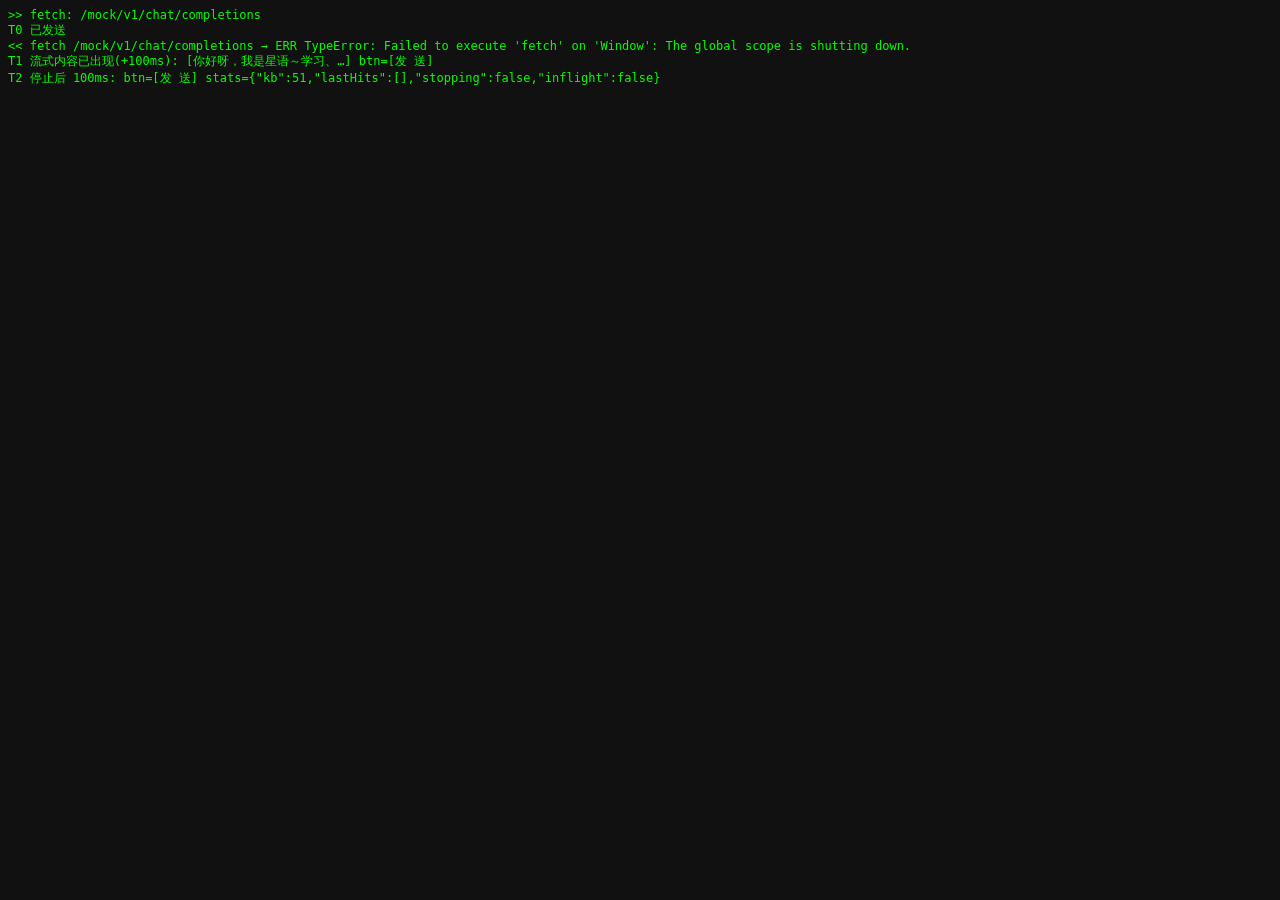
<file: others/_checks/stop-test.html>
<!DOCTYPE html>
<html lang="zh-CN">
<head><meta charset="UTF-8"><title>stop-test running</title></head>
<body style="font-family:monospace; white-space:pre-wrap; background:#111; color:#0f0; font-size:12px;" id="out">starting…</body>
<iframe id="fr" style="width:1100px;height:700px"></iframe>
<script>
(function(){
  var out = document.getElementById('out');
  var fr = document.getElementById('fr');
  var lines = [];
  function log(s){ lines.push(s); out.textContent = lines.join('\n'); document.title = 'STOPTEST:' + lines.join('|'); }
  function sleep(ms){ return new Promise(function(r){ setTimeout(r, ms); }); }
  function poll(fn, gap, tries){
    gap = gap || 100; tries = tries || 200;
    return new Promise(function(res){
      var n = 0;
      var iv = setInterval(function(){
        n++;
        var ok = false;
        try{ ok = fn(); }catch(e){}
        if(ok || n >= tries){ clearInterval(iv); res(n * gap); }
      }, gap);
    });
  }

  fr.src = '../../index.html?view=chat';
  fr.addEventListener('load', function(){
    if(fr._armed) return;
    fr._armed = true;
    var w0 = fr.contentWindow;
    w0.localStorage.setItem('star_ai_cfg_v1', JSON.stringify({
      provider:'custom', apiKey:'sk-test', model:'test-model',
      endpoint:'/mock/v1/chat/completions', enabled:true
    }));
    w0.localStorage.removeItem('star_ai_history_v1');
    fr.contentWindow.location.reload();
    fr.addEventListener('load', function(){
      var w = fr.contentWindow, d = fr.contentDocument;
      var errors = [];
      w.addEventListener('error', function(e){ errors.push('PAGE_ERR: ' + e.message + ' @' + e.lineno); });
      w.addEventListener('unhandledrejection', function(e){ errors.push('UNHANDLED: ' + e.reason); });
      var origStop = w.__aiStop;
      w.__aiStop = function(){ var r = origStop(); log('>> __aiStop() 返回=' + r); return r; };
      // 钩住 fetch 记录请求结果
      var origFetch = w.fetch;
      w.fetch = function(u, opt){
        log('>> fetch: ' + u);
        return origFetch.apply(w, arguments).then(function(r){
          log('<< fetch ' + u + ' → HTTP ' + r.status);
          return r;
        }, function(e){
          log('<< fetch ' + u + ' → ERR ' + (e && e.name) + ': ' + (e && e.message));
          throw e;
        });
      };
      setTimeout(run, 500);
      function stats(){ try{ return JSON.stringify(w.__aiStats()); }catch(e){ return 'n/a'; } }
      function run(){
        var inp = d.getElementById('chatInput'), btn = d.getElementById('chatSend');
        // 第 1 轮：等流式内容真的出现（气泡文字 >= 8 字）再点停止
        inp.value = '你好呀';
        btn.click();
        log('T0 已发送');
        poll(function(){
          var t = d.querySelector('#chatMsgs .msg.bot .bubble .txt');
          return t && t.textContent.length >= 8;
        }).then(function(ms){
          log('T1 流式内容已出现(+' + ms + 'ms): [' + d.querySelector('#chatMsgs .msg.bot .bubble .txt').textContent.slice(0,12) + '…] btn=[' + btn.textContent.trim() + ']');
          btn.click();   // 停止
          return poll(function(){ return btn.textContent.indexOf('发') >= 0; }, 100, 60);
        }).then(function(ms){
          log('T2 停止后 ' + ms + 'ms: btn=[' + btn.textContent.trim() + '] stats=' + stats());
          // 第 2 轮：再发送，验证能正常对话
          inp.value = '再说一句';
          btn.click();
          return sleep(300);
        }).then(function(){
          log('T3 再发送后: btn=[' + btn.textContent.trim() + ']');
          return poll(function(){ return btn.textContent.indexOf('发') >= 0; }, 100, 200);
        }).then(function(ms){
          log('T4 第二轮完成(+' + ms + 'ms): btn=[' + btn.textContent.trim() + ']');
          var last = d.querySelectorAll('#chatMsgs .msg.bot .bubble .txt');
          log('最后一条AI: [' + (last.length ? last[last.length-1].textContent.slice(0,30) : '无') + ']');
          log('errors: ' + (errors.length ? errors.join(' ;; ') : '(无)'));
          log('DONE');
        });
      }
    });
  });
})();
</script>
</html>
</file>
<file: css/style.css>
/* 星夜入眠 · 主样式表（自 index.html 内联样式提取，v11.2） */
:root{
  --star:#FFD964; --cream:#FFE9B8; --milk:#d9e0f7;
}
*{ margin:0; padding:0; box-sizing:border-box; }
html,body{ height:100%; }
body{
  font-family:"Noto Sans SC","Microsoft YaHei","PingFang SC",system-ui,sans-serif;
  background:#05081c; overflow:hidden;
}

/* 书：固定为原图尺寸 2279×1280，按视口等比缩放 */
.viewport{
  position:fixed; inset:0;
  display:flex; align-items:center; justify-content:center;
  overflow:hidden;
}
.book{
  position:relative;
  width:2279px; height:1280px; flex:none;
  transform-origin:center center;
  border-radius:6px;
  box-shadow:0 40px 120px rgba(0,0,0,.55), 0 0 0 1px rgba(255,255,255,.06);
  overflow:hidden;
}
/* 全书共用星空背景（生成图） */
.book-bg{
  position:absolute; inset:-70px; z-index:0;
  background:url("../images/asset_01.webp") center/cover no-repeat;

  transition:transform .45s cubic-bezier(.25,.6,.3,1); will-change:transform;}

/* 星空特效层：闪烁光点 + 小流星（垫在页面之下、背景之上） */
.fx{ position:absolute; inset:0; z-index:0; pointer-events:none; }
.tw{
  position:absolute; width:6px; height:6px; border-radius:50%;
  background:#fff;
  box-shadow:0 0 10px 2px rgba(255,240,180,.85), 0 0 22px 6px rgba(255,220,120,.3);
  animation:twinkle var(--tw-dur,3.2s) ease-in-out infinite;
  animation-delay:var(--tw-delay,0s);
}
@keyframes twinkle{
  0%,100%{ opacity:.18; transform:scale(.75); }
  50%{ opacity:1; transform:scale(1.15); }
}
.meteor{
  position:absolute; width:0; height:0; opacity:0;
  animation:shoot var(--mt-dur,7.5s) linear infinite;
  animation-delay:var(--mt-delay,0s);
}
.meteor::after{
  content:""; position:absolute; width:6px; height:6px; top:-3px; left:-3px;
  border-radius:50%; background:#fff;
  box-shadow:0 0 10px 3px rgba(255,255,255,.95), 0 0 22px 7px rgba(255,220,120,.4);
}
.meteor::before{
  content:""; position:absolute; width:var(--mt-len,100px); height:2px; top:-1px; left:0;
  border-radius:2px;
  background:linear-gradient(270deg, rgba(255,255,255,0), rgba(255,255,255,.95));
  transform:rotate(-30deg); transform-origin:0 50%;
  filter:drop-shadow(0 0 6px rgba(255,255,255,.85));
}
@keyframes shoot{
  0%{ transform:translate(0,0); opacity:0; }
  3%{ opacity:1; }
  15%{ transform:translate(-620px,400px); opacity:1; }
  18%{ transform:translate(-670px,433px); opacity:0; }
  100%{ transform:translate(-670px,433px); opacity:0; }
}

/* 页面：淡入淡出切换 */
.page{
  position:absolute; inset:0; z-index:1;
  opacity:0; visibility:hidden; pointer-events:none;
  transition:opacity .8s ease;
}
.page.active{ opacity:1; visibility:visible; pointer-events:auto; }

/* ============ 第 1 页：入眠动画（拆分素材） ============ */
.hero-base{
  position:absolute; inset:-70px; z-index:1;
  background:url("../images/asset_02.webp") center/cover no-repeat;
  will-change:opacity;
  transition:opacity 1.1s ease;
}
.hero-par{
  position:absolute; inset:0; z-index:2; pointer-events:none;
  transition:transform .45s cubic-bezier(.25,.6,.3,1); will-change:transform;
}

.piece-star{
  position:absolute; z-index:2;
  left:0%; top:-2%; width:56%; height:84%;
  background:url("../images/hero-star.webp") center/100% 100% no-repeat;
  will-change:transform,opacity;
  transition:transform 1.25s cubic-bezier(.45,0,.55,1), opacity 1.1s ease;
}
.piece-girl{
  position:absolute; inset:-4%; z-index:3;
  background:url("../images/hero-girl.webp") center/100% 100% no-repeat;
  will-change:transform,opacity;
  transition:transform 1.3s cubic-bezier(.45,0,.55,1), opacity 1.1s ease;
}
.hero-text{
  position:absolute; z-index:4;
  left:53%; top:29%; width:44%; height:26%;
  display:flex; flex-direction:column; align-items:center; justify-content:center; gap:16px;
  text-align:center;
  will-change:transform,opacity;
  transition:transform 1.15s cubic-bezier(.45,0,.55,1), opacity 1s ease;
}
.hero-text h2{
  font-family:"Noto Serif SC","Songti SC",serif; font-weight:900;
  font-size:126px; letter-spacing:4px; color:var(--cream);
  text-shadow:0 4px 30px rgba(0,0,0,.35), 0 0 40px rgba(255,217,100,.35);
}
.hero-text p{
  font-size:54px; font-weight:500; letter-spacing:3px; color:#FFF0C9;
  text-shadow:0 3px 24px rgba(0,0,0,.4);
}

/* 点击后：真实素材各归其位地飘散 */
.page-hero.go .hero-base{ opacity:0; transition-delay:.5s; }
.page-hero.go .hero-text { transform:translateX(94%) rotate(1.6deg); opacity:0; transition-delay:.05s; }
.page-hero.go .piece-girl{ transform:translateY(88%) rotate(2.2deg); opacity:0; transition-delay:.28s; }
.page-hero.go .piece-star{ transform:translateY(-90%) rotate(-6deg); opacity:0; transition-delay:.62s; }

/* 女孩下滑时，完整星星被“补齐”地显现：补光一瞬再上移 */
.page-hero.go .piece-star{
  animation:starGlow 1.5s ease .45s both;
}
@keyframes starGlow{
  0%{ filter:brightness(.9); }
  30%{ filter:brightness(1.35) drop-shadow(0 0 60px rgba(255,217,100,.9)); }
  100%{ filter:brightness(1.1) drop-shadow(0 0 24px rgba(255,217,100,.4)); }
}

.hint{
  position:absolute; z-index:5; left:50%; bottom:34px; transform:translateX(-50%);
  display:inline-flex; align-items:center; gap:12px; white-space:nowrap;
  padding:12px 26px; border-radius:999px;
  font-size:24px; letter-spacing:3px; color:var(--cream);
  background:rgba(20,24,56,.62); border:1px solid rgba(255,220,150,.32);
  box-shadow:0 8px 30px rgba(0,0,0,.35);
  transition:opacity .5s ease .3s;
}
.hint b{ width:13px; height:13px; border-radius:0; background:url("data:image/svg+xml,%3Csvg xmlns='http://www.w3.org/2000/svg' viewBox='0 0 24 24'%3E%3Cpath d='M12 2.4l2.2 5 5.4.5-4.1 3.5 1.2 5.3-4.7-2.9-4.7 2.9 1.2-5.3-4.1-3.5 5.4-.5z' fill='%23FFD964' stroke='%23FFD964' stroke-width='2' stroke-linejoin='round'/%3E%3C/svg%3E") center/contain no-repeat; box-shadow:none; animation:swayStar 2.8s ease-in-out infinite; }
@keyframes pulse{ 0%,100%{transform:scale(1); opacity:1} 50%{transform:scale(1.5); opacity:.5} }
@keyframes swayStar{ 0%,100%{transform:rotate(-10deg) translateX(-1.5px); opacity:1} 50%{transform:rotate(10deg) translateX(1.5px); opacity:.9} }
.page-hero.go .hint{ opacity:0; }

.farewell{
  position:absolute; inset:0; z-index:6;
  display:flex; flex-direction:column; align-items:center; justify-content:center; gap:22px;
  text-align:center; padding:40px;
  opacity:0; pointer-events:none; transform:translateY(10px);
  transition:opacity 1.2s ease 1.65s, transform 1.2s ease 1.65s;
}
.farewell .star-icon{ width:78px; height:78px; filter:drop-shadow(0 0 18px rgba(255,217,100,.7)); animation:gentle 4s ease-in-out infinite; }
@keyframes gentle{ 0%,100%{transform:rotate(-8deg)} 50%{transform:rotate(8deg)} }
.farewell .line1{
  font-family:"Noto Serif SC",serif; font-size:60px; font-weight:700; color:var(--cream);
  letter-spacing:6px; text-shadow:0 4px 30px rgba(0,0,0,.5);
}
.farewell .line2{ font-size:26px; font-weight:300; color:#e6ecff; letter-spacing:4px; text-shadow:0 2px 12px rgba(8,12,32,.7); }
.farewell .line3{ margin-top:10px; font-size:23px; font-weight:300; letter-spacing:5px; color:#cfd9f8; text-shadow:0 2px 12px rgba(8,12,32,.7); animation:breath 2.8s ease-in-out 3.1s infinite; }
@keyframes breath{ 0%,100%{opacity:.5} 50%{opacity:1} }
.page-hero.go .farewell{ opacity:1; pointer-events:auto; transform:none; }

/* ============ 故事页通用 ============ */
.story-page{
  display:flex; align-items:center; justify-content:center;
}
.inner{ position:relative; max-width:1560px; width:100%; padding:60px 90px; text-align:center; display:flex; flex-direction:column; align-items:center; }
.eyebrow{
  font-size:24px; letter-spacing:8px; color:var(--star);
  background:rgba(255,217,100,.1); border:1px solid rgba(255,217,100,.3);
  padding:10px 24px; border-radius:999px; margin-bottom:36px;
}
.big-title{
  font-family:"Noto Serif SC",serif; font-weight:900;
  font-size:150px; line-height:1.1; color:var(--cream); letter-spacing:12px;
  text-shadow:0 6px 60px rgba(255,217,100,.28);
}
.big-title.small{ font-size:104px; letter-spacing:10px; }
.sub-title{ font-family:"Noto Serif SC",serif; font-weight:700; font-size:72px; color:#fff; letter-spacing:8px; margin-top:16px; text-shadow:0 2px 18px rgba(8,12,32,.7), 0 0 40px rgba(255,217,100,.25); }
.lead{ margin-top:44px; font-size:34px; font-weight:300; line-height:2.1; color:#eef3ff; letter-spacing:3px; max-width:1300px; text-shadow:0 2px 14px rgba(8,12,32,.72), 0 1px 5px rgba(8,12,32,.6); }

.poem{
  font-family:"Noto Serif SC","Songti SC",serif;
  font-size:54px; font-weight:500; line-height:2.05;
  color:#fff3dc; letter-spacing:3px; max-width:1380px;
  text-shadow:0 2px 16px rgba(8,12,32,.75), 0 1px 6px rgba(8,12,32,.6);
}
.poem em{ font-style:normal; color:#FFDF7E; text-shadow:0 2px 16px rgba(8,12,32,.75), 0 0 22px rgba(255,217,100,.45); }
.poem .divider{ display:block; width:70px; height:2px; margin:34px auto; background:rgba(255,217,100,.42); }

/* 三种遇见 */
.cards{ margin-top:52px; display:grid; grid-template-columns:repeat(3,1fr); gap:30px; width:100%; }
.card{
  background:rgba(18,23,52,.55); border:1px solid rgba(255,255,255,.12);
  border-radius:24px; padding:42px 36px;
  transition:transform .35s ease, border-color .35s ease;
}
.card:hover{ transform:translateY(-8px); border-color:rgba(255,217,100,.5); }
.card .ic{ width:54px; height:54px; margin:0 auto 20px; opacity:.95; }
.card h3{ font-family:"Noto Serif SC",serif; font-size:32px; color:#fff; letter-spacing:2px; margin-bottom:16px; }
.card p{ font-size:25px; font-weight:300; line-height:1.9; color:#e7ecff; text-shadow:0 1px 6px rgba(8,12,32,.55); }

/* 认识 · 科普页 */
.facts{ margin-top:40px; display:grid; grid-template-columns:repeat(2,1fr); gap:18px; width:100%; max-width:1340px; text-align:left; }
.fact{
  display:flex; gap:20px; align-items:flex-start;
  background:rgba(18,23,52,.5); border:1px solid rgba(255,255,255,.1);
  border-radius:18px; padding:20px 28px;
  transition:transform .35s ease, border-color .35s ease;
}
.fact:hover{ transform:translateY(-8px); border-color:rgba(255,217,100,.5); }
.fact .k{
  flex:none; width:46px; height:46px; margin-top:2px; border-radius:50%;
  background:rgba(255,217,100,.14); border:1px solid rgba(255,217,100,.35);
  display:flex; align-items:center; justify-content:center;
  font-family:"Noto Serif SC",serif; font-size:22px; color:var(--star);
}
.fact p{ font-size:24px; font-weight:300; line-height:1.75; color:#e7ecff; text-shadow:0 1px 6px rgba(8,12,32,.55); }
.fact p b{ color:var(--cream); font-weight:500; }
.notice{
  margin-top:34px; font-size:26px; font-weight:400; letter-spacing:3px; color:var(--cream);
  background:rgba(255,217,100,.1); border:1px solid rgba(255,217,100,.32);
  padding:14px 38px; border-radius:999px;
}

/* 统计调查数据 */
.stats{ margin-top:38px; display:grid; grid-template-columns:repeat(3,1fr); gap:22px; width:100%; max-width:1340px; }
.stat{ background:rgba(18,23,52,.5); border:1px solid rgba(255,255,255,.1); border-radius:20px; padding:22px 18px; transition:transform .35s ease, border-color .35s ease; }
.stat:hover{ transform:translateY(-8px); border-color:rgba(255,217,100,.5); }
.stat .num{ font-family:"Noto Serif SC",serif; font-size:54px; font-weight:900; color:var(--star); line-height:1; letter-spacing:1px; }
.stat .num small{ font-size:22px; font-weight:600; color:var(--cream); }
.stat .lbl{ margin-top:12px; font-size:20px; letter-spacing:2px; color:#fff; font-weight:500; }
.stat .dsc{ margin-top:8px; font-size:17px; font-weight:300; line-height:1.6; color:#ccd6f6; }
.sources{ margin-top:22px; font-size:16px; font-weight:300; line-height:1.9; color:#a9b5e2; letter-spacing:1px; max-width:1340px; text-shadow:0 1px 6px rgba(8,12,32,.6); }
.sources b{ color:#9fb0e0; font-weight:400; }

/* 天赋 + 拼图小画 */
.gifts{ margin-top:40px; font-size:32px; font-weight:300; line-height:2.1; color:#e7ecff; letter-spacing:2px; max-width:1240px; text-shadow:0 2px 14px rgba(8,12,32,.7), 0 1px 5px rgba(8,12,32,.55); }
.gifts strong{ color:var(--cream); font-weight:500; }
.mosaic{ margin-top:50px; display:flex; justify-content:center; align-items:flex-end; gap:40px; }
.tile{ width:360px; text-align:center; transition:transform .35s ease; }
.tile:nth-child(1){ transform:rotate(-3deg) translateY(10px); }
.tile:nth-child(2){ transform:rotate(1.5deg) translateY(-22px); }
.tile:nth-child(3){ transform:rotate(3deg) translateY(6px); }
.tile:nth-child(1):hover{ transform:rotate(-3deg) translateY(2px); }
.tile:nth-child(2):hover{ transform:rotate(1.5deg) translateY(-30px); }
.tile:nth-child(3):hover{ transform:rotate(3deg) translateY(-2px); }
.tile:hover img{ border-color:rgba(255,217,100,.9); }
.tile img{
  width:100%; height:auto; aspect-ratio:1/1; object-fit:cover; display:block;
  border-radius:18px; border:5px solid rgba(255,241,200,.88);
  box-shadow:0 22px 56px rgba(0,0,0,.5);
}
.tile figcaption{ margin-top:14px; font-size:22px; letter-spacing:3px; color:#dce4fa; text-shadow:0 1px 8px rgba(8,12,32,.65); }

/* 三件小事 */
.list{ margin-top:48px; width:100%; max-width:1180px; display:flex; flex-direction:column; gap:22px; }
.item{
  display:flex; gap:26px; align-items:flex-start; text-align:left;
  background:rgba(18,23,52,.5); border:1px solid rgba(255,255,255,.1);
  border-radius:22px; padding:28px 38px;
  transition:transform .35s ease, border-color .35s ease;
}
.item:hover{ transform:translateY(-8px); border-color:rgba(255,217,100,.5); }
.item .dot{ flex:none; width:42px; height:42px; margin-top:4px; }

/* 星星呼吸（第三、七页同步，同时长无错位） */
@keyframes breathe{ 0%,100%{ transform:scale(1); } 50%{ transform:scale(1.07); } }
.card .ic, .item .dot{ animation:breathe 3.6s ease-in-out infinite; }
.item p{ font-size:29px; font-weight:300; line-height:1.85; color:#e7ecff; text-shadow:0 1px 6px rgba(8,12,32,.55); }

/* 视频页 */
.video-wrap{ margin-top:44px; width:1120px; max-width:94%; }
.video-wrap video{
  display:block; width:100%; aspect-ratio:16/9;
  border:4px solid rgba(255,241,200,.35); border-radius:18px;
  box-shadow:0 24px 70px rgba(0,0,0,.55);
  background:#000;
}
.video-note{ margin-top:26px; font-size:22px; font-weight:300; letter-spacing:3px; color:#e2e8fc; text-shadow:0 1px 8px rgba(8,12,32,.65); }
.video-note a{ color:var(--star); text-decoration:none; border-bottom:1px solid rgba(255,217,100,.4); }

/* 致谢 */
.thanks-star{ width:108px; height:108px; margin-bottom:6px; filter:drop-shadow(0 0 28px rgba(255,217,100,.7)); animation:gentle 4s ease-in-out infinite; }
.thanks-title{
  font-family:"Noto Serif SC",serif; font-weight:700;
  font-size:96px; color:#ffeec9; letter-spacing:10px; margin-bottom:30px;
  text-shadow:0 2px 20px rgba(8,12,32,.7), 0 0 50px rgba(255,217,100,.3);
}
.thanks-copy{ font-size:30px; font-weight:300; line-height:2.1; color:#eef3ff; letter-spacing:3px; max-width:1160px; text-shadow:0 2px 14px rgba(8,12,32,.7), 0 1px 5px rgba(8,12,32,.55); }
.back{
  margin-top:42px; padding:20px 52px; border-radius:999px; cursor:pointer;
  font-family:inherit; font-size:28px; letter-spacing:3px; color:var(--cream);
  background:rgba(255,217,100,.12); border:1px solid rgba(255,217,100,.45);
  transition:transform .25s ease, box-shadow .25s ease;
}
.back:hover{ transform:translateY(-3px); box-shadow:0 14px 40px rgba(255,190,60,.35); }
.credit{ margin-top:34px; font-size:20px; letter-spacing:4px; color:#a9b5e2; text-shadow:0 1px 6px rgba(8,12,32,.6); }

/* 翻页指示 */
.progress{
  position:fixed; top:18px; right:24px; z-index:20;
  font-size:14px; letter-spacing:3px; color:#9fb0e0;
  background:rgba(8,12,32,.55); border:1px solid rgba(255,255,255,.1);
  padding:6px 18px; border-radius:999px; pointer-events:none;
}

/* 页面下方“点击屏幕继续”提示（柔和、不抢画面） */
.nav-hint{
  position:absolute; left:50%; bottom:26px; transform:translateX(-50%);
  z-index:15; display:inline-flex; align-items:center; gap:10px;
  font-size:21px; letter-spacing:5px; color:rgba(236,241,255,.9);
  text-shadow:0 2px 12px rgba(8,12,32,.65), 0 1px 4px rgba(8,12,32,.5);
  pointer-events:none;
  animation:hintBreath 3.2s ease-in-out infinite;
  transition:opacity .6s ease;
}
.nav-hint b{ width:10px; height:10px; border-radius:0; background:url("data:image/svg+xml,%3Csvg xmlns='http://www.w3.org/2000/svg' viewBox='0 0 24 24'%3E%3Cpath d='M12 2.4l2.2 5 5.4.5-4.1 3.5 1.2 5.3-4.7-2.9-4.7 2.9 1.2-5.3-4.1-3.5 5.4-.5z' fill='%23FFD964' stroke='%23FFD964' stroke-width='2' stroke-linejoin='round'/%3E%3C/svg%3E") center/contain no-repeat; box-shadow:none; animation:swayStar 2.8s ease-in-out infinite; }
.nav-hint.hidden{ opacity:0; visibility:hidden; animation:none; }

/* 返回上一页：左侧点击区域 + 柔和提示（与“点击屏幕继续”同风格） */
.back-zone{
  position:absolute; left:0; top:0; bottom:0; width:13%;
  z-index:12; pointer-events:none; cursor:pointer;
}
.back-zone.on{ pointer-events:auto; }
.nav-back{
  position:absolute; left:46px; bottom:26px; z-index:15;
  display:inline-flex; align-items:center; gap:10px;
  font-size:20px; letter-spacing:4px; color:rgba(236,241,255,.8);
  text-shadow:0 2px 12px rgba(8,12,32,.65), 0 1px 4px rgba(8,12,32,.5);
  pointer-events:auto; cursor:pointer; transition:opacity .6s ease;
}
.nav-back b{ width:10px; height:10px; border-radius:0; background:url("data:image/svg+xml,%3Csvg xmlns='http://www.w3.org/2000/svg' viewBox='0 0 24 24'%3E%3Cpath d='M12 2.4l2.2 5 5.4.5-4.1 3.5 1.2 5.3-4.7-2.9-4.7 2.9 1.2-5.3-4.1-3.5 5.4-.5z' fill='%23FFD964' stroke='%23FFD964' stroke-width='2' stroke-linejoin='round'/%3E%3C/svg%3E") center/contain no-repeat; box-shadow:none; animation:swayStar 2.8s ease-in-out infinite; }
.nav-back.hidden{ opacity:0; visibility:hidden; animation:none; }
@keyframes hintBreath{ 0%,100%{opacity:.4} 50%{opacity:.9} }

@media (prefers-reduced-motion: reduce){
  .page, .hero-base, .piece-star, .piece-girl, .hero-text, .farewell, .book-bg, .hero-par{ transition-duration:.01s !important; }
  .page-hero.go .piece-star{ animation:none !important; }
  .tw, .meteor, .nav-hint, .hint b, .nav-back b, .site-brand i, .group-label::before, .t-badge::before, .t-sec h4::before, .res-sec h5::before, .site-block h4::before{ animation:none !important; opacity:.5; }
}

/* ===== 背景音乐控制（开关 + 独立音量）===== */
.music-box{
  position:fixed; top:120px; right:22px; z-index:60;
  display:flex; flex-direction:column; align-items:center; gap:10px;
}
.music-btn, .vol-btn{
  border-radius:50%;
  border:1px solid rgba(255,220,140,.55);
  background:rgba(14,19,48,.62);
  color:#ffd98c; cursor:pointer;
  display:flex; align-items:center; justify-content:center;
  box-shadow:0 2px 14px rgba(8,12,32,.55);
  transition:transform .25s ease, opacity .25s ease;
}
.music-btn{ width:56px; height:56px; }
@media(max-width:768px){ .music-btn{ width:64px; height:64px; } .music-btn svg{ width:30px; height:30px; } .vol-btn{ width:44px; height:44px; } }
.vol-btn{ width:34px; height:34px; }
.music-btn:hover, .vol-btn:hover{ transform:scale(1.08); }
.music-btn svg{ width:24px; height:24px; }
.vol-btn svg{ width:17px; height:17px; }
.music-btn .ico-off{ display:none; }
.music-btn.off{ opacity:.62; }
.music-btn.off .ico-on{ display:none; }
.music-btn.off .ico-off{ display:block; }
.vol-wrap{
  width:34px; height:112px; border-radius:17px;
  background:rgba(14,19,48,.72);
  border:1px solid rgba(255,220,140,.4);
  display:none; align-items:center; justify-content:center;
}
.music-box.vol-open .vol-wrap{ display:flex; }
.vol-wrap input[type=range]{
  writing-mode:vertical-lr; direction:rtl;
  width:34px; height:88px; margin:0; padding:0;
  -webkit-appearance:none; appearance:none;
  background:linear-gradient(to top, #ffd98c 50%, rgba(255,255,255,.22) 50%);
  border-radius:3px; outline:none; cursor:pointer;
}
.vol-wrap input[type=range]::-webkit-slider-thumb{
  -webkit-appearance:none; appearance:none;
  width:20px; height:20px; border-radius:0; border:none;
  background:url("data:image/svg+xml,%3Csvg%20xmlns%3D%22http%3A%2F%2Fwww.w3.org%2F2000%2Fsvg%22%20viewBox%3D%220%200%2024%2024%22%3E%3Cpath%20fill%3D%22%23ffd98c%22%20stroke%3D%22%23ffd98c%22%20stroke-width%3D%224%22%20stroke-linejoin%3D%22round%22%20d%3D%22M12%202l2.5%206.4%206.9.9-5.2%204.6%201.5%206.8-5.8-3.6-5.8%203.6%201.5-6.8L2.6%209.1l6.9-.8z%22%2F%3E%3C%2Fsvg%3E") center/contain no-repeat;
  filter:drop-shadow(0 0 6px rgba(255,217,100,.9));
}
.vol-wrap input[type=range]::-moz-range-thumb{
  width:20px; height:20px; border-radius:0; border:none;
  background:url("data:image/svg+xml,%3Csvg%20xmlns%3D%22http%3A%2F%2Fwww.w3.org%2F2000%2Fsvg%22%20viewBox%3D%220%200%2024%2024%22%3E%3Cpath%20fill%3D%22%23ffd98c%22%20stroke%3D%22%23ffd98c%22%20stroke-width%3D%224%22%20stroke-linejoin%3D%22round%22%20d%3D%22M12%202l2.5%206.4%206.9.9-5.2%204.6%201.5%206.8-5.8-3.6-5.8%203.6%201.5-6.8L2.6%209.1l6.9-.8z%22%2F%3E%3C%2Fsvg%3E") center/contain no-repeat;
  filter:drop-shadow(0 0 6px rgba(255,217,100,.9));
}
.vol-wrap input[type=range]::-moz-range-track{
  width:4px; background:rgba(255,255,255,.22); border-radius:3px;
}

/* ============ 第 12 页：对话页（心理科普 + 星语小星） ============ */
.chat-page{ position:absolute; inset:0; z-index:35; display:none; background:transparent; overflow:hidden; }
.chat-open .chat-page{ display:block; }
/* 对话页打开时：声音控制移到右下角并缩小，避免与“返回”按钮重叠 */
.chat-open .music-box{ top:auto; bottom:130px; right:20px; gap:8px; }
.chat-open .music-btn{ width:40px; height:40px; }
.chat-open .vol-btn{ width:30px; height:30px; }
.chat-open .music-btn svg{ width:20px; height:20px; }
.chat-open .vol-btn svg{ width:15px; height:15px; }
.chat-open .vol-wrap{ width:30px; height:100px; border-radius:15px; }
.chat-open .vol-wrap input[type=range]{ width:30px; height:76px; }

.chat-shell{
  position:absolute; inset:0; padding:60px 56px 44px;
  display:flex; gap:42px; align-items:stretch;
}
/* 左侧科普框（约25%） */
.science-panel{
  width:clamp(300px, 28%, 480px); flex:none; min-width:0;
  display:flex; flex-direction:column;
  background:rgba(18,23,52,.64); border:1px solid rgba(255,255,255,.12);
  border-radius:26px; padding:32px 30px;
  box-shadow:0 24px 70px rgba(0,0,0,.4);
  overflow:hidden;
}
.science-head{ text-align:center; padding-bottom:12px; border-bottom:1px solid rgba(255,217,100,.22); }
.science-head svg{
  width:32px; height:32px; margin-bottom:6px;
  filter:drop-shadow(0 0 16px rgba(255,217,100,.65));
  animation:gentle 4s ease-in-out infinite;
}
.science-head h3{ font-family:"Noto Serif SC","Songti SC",serif; font-size:30px; letter-spacing:3px; color:var(--cream); }
.science-sub{ margin-top:6px; font-size:15px; font-weight:300; color:#c9d4f5; letter-spacing:2px; }
.science-body{
  flex:1; min-height:0; overflow-y:auto; padding:6px 4px 0 0;
  scrollbar-width:thin; scrollbar-color:rgba(255,217,100,.35) transparent;
}
.science-body::-webkit-scrollbar{ width:6px; }
.science-body::-webkit-scrollbar-thumb{ background:rgba(255,217,100,.35); border-radius:3px; }
.science-group{ margin-top:8px; }
.science-group:first-child{ margin-top:4px; }
.group-label{
  display:inline-flex; align-items:center; gap:8px;
  font-size:18px; letter-spacing:3px; color:var(--star);
  background:rgba(255,217,100,.1); border:1px solid rgba(255,217,100,.3);
  padding:4px 14px; border-radius:999px; margin-bottom:6px;
}
.group-label::before{ content:""; width:10px; height:10px; border-radius:0; background:url("data:image/svg+xml,%3Csvg xmlns='http://www.w3.org/2000/svg' viewBox='0 0 24 24'%3E%3Cpath d='M12 2.4l2.2 5 5.4.5-4.1 3.5 1.2 5.3-4.7-2.9-4.7 2.9 1.2-5.3-4.1-3.5 5.4-.5z' fill='%23FFD964' stroke='%23FFD964' stroke-width='2' stroke-linejoin='round'/%3E%3C/svg%3E") center/contain no-repeat; box-shadow:none; animation:swayStar 2.8s ease-in-out infinite; }
.science-item{
  display:block; width:100%; text-align:left; cursor:pointer;
  margin-top:8px; padding:8px 20px; border-radius:12px;
  font-family:inherit; font-size:20px; letter-spacing:1px; color:#eef3ff;
  background:rgba(255,255,255,.05); border:1px solid rgba(255,255,255,.1);
  transition:transform .3s ease, border-color .3s ease, background .3s ease, box-shadow .3s ease;
}
.science-item:hover{
  transform:translateX(6px); border-color:rgba(255,217,100,.55);
  background:rgba(255,217,100,.12); box-shadow:0 10px 26px rgba(0,0,0,.3);
}
.science-item .tag{ display:block; font-size:14px; font-weight:300; color:#a9b5e2; margin-top:4px; letter-spacing:1px; }
.science-foot{
  margin-top:8px; padding-top:8px; border-top:1px solid rgba(255,255,255,.08);
  font-size:13px; font-weight:300; color:#93a0cf; line-height:1.7; letter-spacing:1px; text-align:center;
}
/* 右侧对话框 */
.chat-panel{
  flex:1; min-width:0;
  display:flex; flex-direction:column;
  background:rgba(14,19,48,.62); border:1px solid rgba(255,255,255,.12);
  border-radius:26px; overflow:hidden;
  box-shadow:0 24px 70px rgba(0,0,0,.4);
}
.chat-head{
  flex:none; display:flex; align-items:center; justify-content:space-between;
  padding:20px 34px; border-bottom:1px solid rgba(255,217,100,.2);
  background:rgba(255,217,100,.06);
}
.chat-bot{ display:flex; align-items:center; gap:14px; }
.chat-bot svg{ width:38px; height:38px; filter:drop-shadow(0 0 14px rgba(255,217,100,.65)); animation:gentle 4s ease-in-out infinite; }
.chat-bot .nm{ display:flex; align-items:center; gap:12px; font-family:"Noto Serif SC","Songti SC",serif; font-size:29px; letter-spacing:4px; color:var(--cream); }
.chat-bot .st{ font-size:16px; font-weight:300; color:#a9b5e2; letter-spacing:2px; margin-top:2px; }
.chat-exit{
  display:inline-flex; align-items:center; gap:8px;
  font-family:inherit; font-size:22px; letter-spacing:2px; color:#dce4fa; cursor:pointer;
  background:rgba(255,255,255,.06); border:1px solid rgba(255,255,255,.16);
  padding:10px 24px; border-radius:999px;
  transition:transform .25s ease, border-color .25s ease, box-shadow .25s ease;
}
.chat-exit:hover{ transform:translateY(-3px); border-color:rgba(255,217,100,.55); box-shadow:0 12px 32px rgba(0,0,0,.35); }
.chat-msgs{
  flex:1; min-height:0; overflow-y:auto; padding:26px 34px;
  display:flex; flex-direction:column; gap:18px;
  scrollbar-width:thin; scrollbar-color:rgba(255,217,100,.35) transparent;
}
.chat-msgs::-webkit-scrollbar{ width:6px; }
.chat-msgs::-webkit-scrollbar-thumb{ background:rgba(255,217,100,.35); border-radius:3px; }
.msg{ display:flex; gap:14px; max-width:80%; animation:msgIn .4s ease both; }
.msg.bot{ align-self:flex-start; }
.msg.me{ align-self:flex-end; flex-direction:row-reverse; }
@keyframes msgIn{ from{ opacity:0; transform:translateY(10px); } to{ opacity:1; transform:none; } }
.msg .ava{
  flex:none; width:44px; height:44px; border-radius:50%;
  display:flex; align-items:center; justify-content:center;
  background:rgba(255,217,100,.14); border:1px solid rgba(255,217,100,.4);
  box-shadow:0 0 16px rgba(255,217,100,.25);
}
.msg.bot .ava svg{ width:22px; height:22px; }
.msg.me .ava{ background:rgba(255,255,255,.1); border-color:rgba(255,255,255,.3); }
.msg.me .ava svg{ width:22px; height:22px; }
.msg .bubble{
  padding:15px 24px; border-radius:18px;
  font-size:22px; font-weight:300; line-height:1.85; color:#eef3ff;
  letter-spacing:1px; text-align:left;
}
.msg.bot .bubble{ background:rgba(255,255,255,.07); border:1px solid rgba(255,255,255,.12); border-top-left-radius:4px; }
.msg.me .bubble{ background:rgba(255,217,100,.16); border:1px solid rgba(255,217,100,.4); border-top-right-radius:4px; }
.msg .caret{
  display:inline-block; width:2px; height:1em; vertical-align:-0.12em;
  background:var(--star); animation:pulse 1s ease-in-out infinite;
}
.msg.thinking .bubble{ color:#c9d4f5; }
.think-timer{ display:inline-block; margin-left:10px; font-size:13px; letter-spacing:.5px; color:#8b97c6; font-weight:300; vertical-align:2px; }
.msg .dot{
  display:inline-block; width:8px; height:8px; margin-right:6px; border-radius:50%;
  background:var(--star); animation:pulse 1.2s ease-in-out infinite;
}
.msg .dot:nth-child(2){ animation-delay:.2s; }
.msg .dot:nth-child(3){ animation-delay:.4s; }
.chat-inputbar{
  flex:none; display:flex; gap:18px; align-items:center;
  padding:20px 34px; border-top:1px solid rgba(255,255,255,.1);
  background:rgba(255,217,100,.05);
}
#chatInput{
  flex:1; min-width:0; height:62px; padding:0 26px; border-radius:999px;
  font-family:inherit; font-size:24px; letter-spacing:1px; color:#f2f5ff;
  background:rgba(8,12,32,.62); border:1px solid rgba(255,255,255,.16); outline:none;
  transition:border-color .3s ease, box-shadow .3s ease;
}
#chatInput::placeholder{ color:#8b97c6; font-weight:300; }
.speak-btn{ background:transparent !important; border:none !important; padding:0 4px !important; margin-left:6px; cursor:pointer; font-size:14px; opacity:.7; transition:opacity .2s; vertical-align:middle; }
.speak-btn:hover{ opacity:1; }
.chat-mic{ width:50px; height:50px; border-radius:14px; border:1px solid rgba(255,217,100,.4); background:rgba(20,28,64,.6); color:#ffd964; font-size:20px; cursor:pointer; flex:0 0 auto; transition:all .2s; }
.chat-mic:hover{ background:rgba(255,217,100,.15); }
.chat-mic.rec{ background:#ff5b6e; color:#fff; border-color:#ff5b6e; animation:micPulse 1s infinite; }
@keyframes micPulse{ 0%,100%{box-shadow:0 0 0 0 rgba(255,91,110,.6)} 50%{box-shadow:0 0 0 12px rgba(255,91,110,0)} }
#sensoryOv{ position:fixed; inset:0; z-index:99999; }
#sensoryOv.ss-pick{ background:rgba(5,8,28,.96); display:flex; align-items:center; justify-content:center; }
#sensoryOv .ss-box{ max-width:420px; width:90%; text-align:center; }
#sensoryOv .ss-box h3{ color:#ffd964; font-size:26px; margin-bottom:8px; letter-spacing:3px; }
#sensoryOv .ss-sub{ color:#c9d3f2; margin-bottom:24px; font-size:15px; line-height:1.8; }
#sensoryOv .ss-opt{ display:block; width:100%; padding:16px; margin:10px 0; border-radius:14px; border:1px solid rgba(255,217,100,.4); background:rgba(255,217,100,.08); color:#fff; font-size:17px; cursor:pointer; letter-spacing:2px; transition:all .2s; }
#sensoryOv .ss-opt:hover{ background:rgba(255,217,100,.2); transform:translateY(-2px); }
#sensoryOv .ss-exit{ padding:10px 26px; margin-top:14px; border-radius:999px; background:transparent; border:1px solid rgba(255,255,255,.3); color:#ccd6f6; cursor:pointer; letter-spacing:2px; }
#sensoryOv .ss-count{ margin-top:14px; color:#8b97c6; font-size:13px; }
#sensoryOv.ss-visual{ background:#8fb8d8; overflow:hidden; }
#sensoryOv .ss-scene{ position:absolute; inset:0; background:
    radial-gradient(ellipse at 30% 20%, rgba(255,240,180,.9) 0%, transparent 40%),
    linear-gradient(180deg,#a8c8e8 0%,#c8d8e8 50%,#7a8a9a 100%);
    animation:ssFlash .15s infinite alternate; }
#sensoryOv .ss-scene::before{ content:''; position:absolute; left:10%; right:10%; bottom:0; height:40%;
    background:linear-gradient(180deg,#5a6a7a,#3a4a5a); }
#sensoryOv .ss-scene::after{ content:'🏠    🏪    🌳    🏫    🚦'; position:absolute; left:0; right:0; bottom:18%;
    font-size:42px; letter-spacing:40px; white-space:nowrap; animation:ssScroll 1.2s linear infinite; }
@keyframes ssScroll{ from{transform:translateX(0)} to{transform:translateX(-30%)} }
@keyframes ssFlash{ from{ filter:contrast(2.4) saturate(3.5) brightness(1.5);} to{ filter:contrast(1.6) saturate(2.2) brightness(.6) hue-rotate(60deg);} }
#sensoryOv .ss-live-bar{ position:absolute; left:0; right:0; bottom:0; padding:16px; display:flex; justify-content:space-between; align-items:center; background:rgba(0,0,0,.55); color:#fff; font-size:14px; }
#sensoryOv .ss-live{ position:absolute; inset:0; background:#1a1030; display:flex; flex-direction:column; align-items:center; justify-content:center; gap:20px; padding:30px; text-align:center; }
#sensoryOv .ss-live p{ color:#ffd964; font-size:18px; line-height:1.8; max-width:480px; }
#sensoryOv .ss-wave{ width:120px; height:60px; display:flex; align-items:center; gap:4px; }
#sensoryOv .ss-wave i{ flex:1; background:#ffd964; animation:ssBar .5s infinite alternate; }
#sensoryOv .ss-wave i:nth-child(2n){ animation-duration:.3s; }
#sensoryOv .ss-wave i:nth-child(3n){ animation-duration:.7s; }
@keyframes ssBar{ from{height:8px} to{height:56px} }

#chatInput:focus{ border-color:rgba(255,217,100,.6); box-shadow:0 0 0 4px rgba(255,217,100,.12); }
.chat-send{
  flex:none; height:62px; padding:0 40px; border-radius:999px; cursor:pointer;
  font-family:inherit; font-size:24px; letter-spacing:4px; color:var(--cream);
  background:rgba(255,217,100,.16); border:1px solid rgba(255,217,100,.5);
  transition:transform .25s ease, box-shadow .25s ease, background .25s ease;
}
.chat-send:hover{ transform:translateY(-3px); box-shadow:0 14px 40px rgba(255,190,60,.3); background:rgba(255,217,100,.24); }
.chat-send:disabled{ opacity:.5; cursor:default; transform:none; box-shadow:none; }
/* 科普详情遮罩 */
.topic-mask{
  position:absolute; inset:0; z-index:30;
  display:none; align-items:center; justify-content:center;
  background:rgba(5,8,28,.78); backdrop-filter:blur(6px);
}
.topic-mask.open{ display:flex; animation:fadeIn .35s ease both; }
@keyframes fadeIn{ from{ opacity:0; } to{ opacity:1; } }
.topic-detail{
  width:80%; max-width:1520px; height:88%; max-height:980px;
  display:flex; flex-direction:column;
  background:rgba(14,19,48,.97); border:1px solid rgba(255,217,100,.35);
  border-radius:28px; padding:42px 56px 46px;
  box-shadow:0 40px 120px rgba(0,0,0,.6), 0 0 80px rgba(255,217,100,.12);
  overflow:hidden;
}
.topic-detail .t-head{ flex:none; display:flex; align-items:center; justify-content:space-between; gap:20px; }
.t-badge{
  flex:none; display:inline-flex; align-items:center; gap:8px;
  font-size:18px; letter-spacing:3px; color:var(--star);
  background:rgba(255,217,100,.1); border:1px solid rgba(255,217,100,.32);
  padding:7px 18px; border-radius:999px; white-space:nowrap;
}
.t-badge::before{ content:""; width:10px; height:10px; border-radius:0; background:url("data:image/svg+xml,%3Csvg xmlns='http://www.w3.org/2000/svg' viewBox='0 0 24 24'%3E%3Cpath d='M12 2.4l2.2 5 5.4.5-4.1 3.5 1.2 5.3-4.7-2.9-4.7 2.9 1.2-5.3-4.1-3.5 5.4-.5z' fill='%23FFD964' stroke='%23FFD964' stroke-width='2' stroke-linejoin='round'/%3E%3C/svg%3E") center/contain no-repeat; box-shadow:none; animation:swayStar 2.8s ease-in-out infinite; }
.t-title{ flex:1; min-width:0; text-align:center; font-family:"Noto Serif SC","Songti SC",serif; font-size:50px; letter-spacing:3px; color:var(--cream); text-shadow:0 2px 20px rgba(8,12,32,.7); }
.topic-back{
  flex:none; display:inline-flex; align-items:center; gap:8px; white-space:nowrap;
  font-family:inherit; font-size:21px; letter-spacing:2px; color:var(--cream); cursor:pointer;
  background:rgba(255,217,100,.14); border:1px solid rgba(255,217,100,.5);
  padding:11px 26px; border-radius:999px;
  transition:transform .25s ease, box-shadow .25s ease, background .25s ease;
}
.topic-back:hover{ transform:translateY(-3px); box-shadow:0 14px 40px rgba(255,190,60,.35); background:rgba(255,217,100,.22); }
.topic-go{
  flex:none; display:inline-flex; align-items:center; gap:8px; white-space:nowrap;
  font-family:inherit; font-size:21px; letter-spacing:2px; color:#FFF3C9; cursor:pointer;
  background:linear-gradient(135deg, rgba(255,217,100,.34), rgba(255,190,60,.2));
  border:1px solid rgba(255,217,100,.85);
  padding:11px 28px; border-radius:999px;
  box-shadow:0 0 24px rgba(255,217,100,.28);
  transition:transform .25s ease, box-shadow .25s ease, background .25s ease;
}
.topic-go:hover{ transform:translateY(-3px); box-shadow:0 14px 44px rgba(255,190,60,.45); background:linear-gradient(135deg, rgba(255,217,100,.46), rgba(255,190,60,.3)); }

.topic-scroll{ flex:1; overflow-y:auto; margin-top:30px; padding-right:8px; scrollbar-width:thin; scrollbar-color:rgba(255,217,100,.35) transparent; }
.topic-scroll::-webkit-scrollbar{ width:6px; }
.topic-scroll::-webkit-scrollbar-thumb{ background:rgba(255,217,100,.35); border-radius:3px; }
.t-sec{ margin-top:34px; }
.t-sec:first-child{ margin-top:6px; }
.t-sec h4{
  display:flex; align-items:center; gap:12px;
  font-family:"Noto Serif SC","Songti SC",serif; font-size:28px; letter-spacing:3px; color:var(--star);
  margin-bottom:16px;
}
.t-sec h4::before{ content:""; width:12px; height:12px; border-radius:0; background:url("data:image/svg+xml,%3Csvg xmlns='http://www.w3.org/2000/svg' viewBox='0 0 24 24'%3E%3Cpath d='M12 2.4l2.2 5 5.4.5-4.1 3.5 1.2 5.3-4.7-2.9-4.7 2.9 1.2-5.3-4.1-3.5 5.4-.5z' fill='%23FFD964' stroke='%23FFD964' stroke-width='2' stroke-linejoin='round'/%3E%3C/svg%3E") center/contain no-repeat; box-shadow:none; animation:swayStar 2.8s ease-in-out infinite; flex:none; }
.t-sec .what{ font-size:23px; font-weight:300; line-height:2; color:#e7ecff; letter-spacing:1px; text-align:left; }
.t-datas{ display:grid; grid-template-columns:repeat(auto-fit,minmax(300px,1fr)); gap:18px; }
.t-data{
  background:rgba(18,23,52,.55); border:1px solid rgba(255,255,255,.1); border-radius:16px;
  padding:20px 22px; text-align:center;
  transition:transform .3s ease, border-color .3s ease;
}
.t-data:hover{ transform:translateY(-6px); border-color:rgba(255,217,100,.5); }
.t-data .num{ font-family:"Noto Serif SC","Songti SC",serif; font-size:40px; font-weight:900; color:var(--star); letter-spacing:1px; }
.t-data .lbl{ margin-top:8px; font-size:17px; letter-spacing:2px; color:#fff; font-weight:500; }
.t-data .dsc{ margin-top:8px; font-size:15px; font-weight:300; line-height:1.6; color:#ccd6f6; text-align:left; }
.t-list{ display:flex; flex-direction:column; gap:14px; }
.t-item{
  display:flex; gap:16px; align-items:flex-start; text-align:left;
  background:rgba(18,23,52,.5); border:1px solid rgba(255,255,255,.1); border-radius:16px;
  padding:16px 22px; font-size:21px; font-weight:300; line-height:1.85; color:#e7ecff; letter-spacing:1px;
}
.t-item .st{ flex:none; width:30px; height:30px; margin-top:4px; }
.t-src{ margin-top:26px; font-size:15px; font-weight:300; line-height:1.9; color:#a9b5e2; letter-spacing:1px; text-align:left; }
.t-src b{ color:#9fb0e0; font-weight:400; }
.t-foot{ flex:none; margin-top:28px; text-align:center; }
/* 致谢页「点击开始对话」按钮 */
.chat-launch{
  margin-top:26px;
  background:rgba(255,217,100,.22); border-color:rgba(255,217,100,.8);
  color:#FFF3C9; box-shadow:0 0 36px rgba(255,217,100,.3);
}
.chat-launch:hover{ box-shadow:0 16px 48px rgba(255,190,60,.5); }
/* ============ 星语 AI · 对话状态与设置 ============ */
.chat-ops{ display:flex; align-items:center; gap:12px; }
.ai-status{
  display:inline-flex; align-items:center; white-space:nowrap;
  max-width:260px; overflow:hidden; text-overflow:ellipsis;
  font-size:15px; font-weight:300; letter-spacing:1px; color:#a9b5e2;
  background:rgba(8,12,32,.5); border:1px solid rgba(255,255,255,.12);
  padding:7px 16px; border-radius:999px;
  transition:color .3s ease, border-color .3s ease;
}
.ai-status .p{ display:inline-block; width:7px; height:7px; border-radius:50%; background:#8b97c6; margin-right:7px; }
.ai-status.on{ color:#ffe9b8; border-color:rgba(255,217,100,.45); }
.ai-status.on .p{ background:var(--star); box-shadow:0 0 10px var(--star); animation:pulse 1.9s ease-in-out infinite; }
.ai-set-btn{
  flex:none; width:32px; height:32px; border-radius:50%;
  display:flex; align-items:center; justify-content:center; cursor:pointer;
  font-family:inherit; color:#dce4fa;
  background:rgba(255,255,255,.06); border:1px solid rgba(255,255,255,.16);
  transition:transform .25s ease, border-color .25s ease, box-shadow .25s ease;
}
.ai-set-btn:hover{ transform:translateY(-2px); border-color:rgba(255,217,100,.55); box-shadow:0 10px 26px rgba(0,0,0,.35); }
.ai-set-btn svg{ width:17px; height:17px; }

/* ============ 心理科普模块下方：心理测试入口 ============ */
.science-test{
  margin-top:10px; padding-top:10px;
  border-top:1px solid rgba(255,255,255,.08);
  text-align:center;
}
.test-entry{
  width:100%; cursor:pointer; text-align:center;
  display:flex; flex-direction:column; align-items:center; gap:6px;
  padding:14px 16px; border-radius:16px;
  font-family:inherit; font-size:23px; letter-spacing:4px; color:#FFF3C9;
  background:rgba(255,217,100,.14); border:1px solid rgba(255,217,100,.5);
  box-shadow:0 0 24px rgba(255,217,100,.14);
  transition:transform .3s ease, box-shadow .3s ease, background .3s ease;
}
.test-entry:hover{ transform:translateY(-3px); box-shadow:0 12px 32px rgba(255,190,60,.32); background:rgba(255,217,100,.22); }
.test-entry svg{ width:26px; height:26px; filter:drop-shadow(0 0 10px rgba(255,217,100,.7)); }
.test-entry .tag{ display:block; font-size:13px; font-weight:300; letter-spacing:2px; color:#c9d4f5; }
.test-entry-tip{ margin-top:8px; font-size:13px; font-weight:300; letter-spacing:1px; color:#93a0cf; line-height:1.7; }

/* ============ 通用浮层（AI 设置 / 心理测试共用） ============ */
.ui-mask{
  position:absolute; inset:0; z-index:40;
  display:none; align-items:center; justify-content:center;
  background:rgba(5,8,28,.8); backdrop-filter:blur(6px);
}
.ui-mask.open{ display:flex; animation:fadeIn .35s ease both; }
.ui-panel{
  width:82%; max-width:1560px; height:90%; max-height:1000px;
  display:flex; flex-direction:column;
  background:rgba(14,19,48,.98); border:1px solid rgba(255,217,100,.35);
  border-radius:28px; padding:40px 54px 44px;
  box-shadow:0 40px 120px rgba(0,0,0,.6), 0 0 80px rgba(255,217,100,.12);
  overflow:hidden;
}
.ui-head{ flex:none; display:flex; align-items:center; justify-content:space-between; gap:20px; }
.ui-title{
  flex:1; min-width:0; text-align:center;
  font-family:"Noto Serif SC","Songti SC",serif; font-size:46px; letter-spacing:3px; color:var(--cream);
  text-shadow:0 2px 20px rgba(8,12,32,.7);
}
.ui-close{
  flex:none; display:inline-flex; align-items:center; gap:8px; white-space:nowrap;
  font-family:inherit; font-size:21px; letter-spacing:2px; color:var(--cream); cursor:pointer;
  background:rgba(255,217,100,.14); border:1px solid rgba(255,217,100,.5);
  padding:11px 26px; border-radius:999px;
  transition:transform .25s ease, box-shadow .25s ease, background .25s ease;
}
.ui-close:hover{ transform:translateY(-3px); box-shadow:0 14px 40px rgba(255,190,60,.35); background:rgba(255,217,100,.22); }
.ui-body{ flex:1; min-height:0; overflow-y:auto; margin-top:26px; padding-right:8px; scrollbar-width:thin; scrollbar-color:rgba(255,217,100,.35) transparent; }
.ui-body::-webkit-scrollbar{ width:6px; }
.ui-body::-webkit-scrollbar-thumb{ background:rgba(255,217,100,.35); border-radius:3px; }

/* 测试选择页：量表卡片 */
.t-grid{ display:grid; grid-template-columns:repeat(auto-fit,minmax(430px,1fr)); gap:22px; }
.t-card{
  text-align:left; cursor:pointer;
  background:rgba(18,23,52,.55); border:1px solid rgba(255,255,255,.12);
  border-radius:20px; padding:26px 28px;
  transition:transform .3s ease, border-color .3s ease, box-shadow .3s ease;
}
.t-card:hover{ transform:translateY(-6px); border-color:rgba(255,217,100,.55); box-shadow:0 18px 44px rgba(0,0,0,.4); }
.t-card .tc-top{ display:flex; align-items:center; gap:14px; }
.t-card .tc-ic{
  flex:none; width:48px; height:48px; border-radius:14px;
  display:flex; align-items:center; justify-content:center;
  background:rgba(255,217,100,.14); border:1px solid rgba(255,217,100,.4);
}
.t-card .tc-ic svg{ width:26px; height:26px; }
.t-card h4{ font-family:"Noto Serif SC","Songti SC",serif; font-size:27px; letter-spacing:2px; color:var(--cream); }
.t-card .tc-meta{ margin-top:4px; font-size:16px; font-weight:300; letter-spacing:1px; color:#a9b5e2; }
.t-card .tc-desc{ margin-top:12px; font-size:19px; font-weight:300; line-height:1.8; color:#e7ecff; letter-spacing:1px; }
.t-card .tc-go{
  display:inline-flex; align-items:center; gap:6px; margin-top:16px;
  font-size:18px; letter-spacing:2px; color:var(--star);
}
.t-note{
  margin-top:26px; text-align:center; font-size:16px; font-weight:300; letter-spacing:1px;
  color:#93a0cf; line-height:1.9;
}
.hist-bar{ margin-top:30px; display:flex; justify-content:center; gap:18px; flex-wrap:wrap; }
.hist-bar .ui-close{ background:rgba(255,255,255,.06); border-color:rgba(255,255,255,.18); }

/* 答题页 */
.quiz-top{ display:flex; align-items:center; justify-content:space-between; gap:20px; margin-bottom:6px; }
.quiz-flag{ font-size:18px; letter-spacing:3px; color:var(--star); background:rgba(255,217,100,.1); border:1px solid rgba(255,217,100,.32); padding:7px 18px; border-radius:999px; }
.quiz-count{ font-size:20px; font-weight:300; letter-spacing:2px; color:#dce4fa; }
.quiz-progress{ width:100%; height:8px; margin:16px 0 30px; border-radius:4px; background:rgba(255,255,255,.1); overflow:hidden; }
.quiz-progress i{ display:block; height:100%; border-radius:4px; background:linear-gradient(90deg, rgba(255,217,100,.7), #FFD964); box-shadow:0 0 12px rgba(255,217,100,.6); transition:width .4s ease; }
.quiz-q{
  font-family:"Noto Serif SC","Songti SC",serif; font-size:36px; font-weight:500;
  line-height:1.7; color:#fff; letter-spacing:2px; text-align:center;
  margin:6px auto 34px; max-width:1100px;
  text-shadow:0 2px 14px rgba(8,12,32,.7);
  animation:fadeIn .4s ease both;
}
.quiz-opts{ display:flex; flex-direction:column; gap:16px; max-width:980px; margin:0 auto; }
.quiz-opt{
  cursor:pointer; text-align:left;
  display:flex; align-items:center; gap:16px;
  font-family:inherit; font-size:25px; font-weight:300; letter-spacing:1px; color:#eef3ff;
  background:rgba(255,255,255,.05); border:1px solid rgba(255,255,255,.12);
  border-radius:16px; padding:18px 26px;
  transition:transform .25s ease, border-color .25s ease, background .25s ease, box-shadow .25s ease;
  animation:fadeIn .45s ease both;
}
.quiz-opt .qo-key{
  flex:none; width:36px; height:36px; border-radius:50%;
  display:flex; align-items:center; justify-content:center;
  font-size:18px; font-weight:500; color:var(--cream);
  background:rgba(255,217,100,.12); border:1px solid rgba(255,217,100,.4);
  transition:background .25s ease, color .25s ease;
}
.quiz-opt:hover{ transform:translateX(8px); border-color:rgba(255,217,100,.6); background:rgba(255,217,100,.1); box-shadow:0 12px 30px rgba(0,0,0,.32); }
.quiz-opt:hover .qo-key{ background:rgba(255,217,100,.3); }
.quiz-opt.sel{ border-color:rgba(255,217,100,.85); background:rgba(255,217,100,.16); box-shadow:0 12px 30px rgba(255,190,60,.18); }
.quiz-hint{
  margin-top:30px; text-align:center;
  font-size:17px; font-weight:300; letter-spacing:2px; color:#93a0cf;
}
.quiz-hint b{ color:var(--star); font-weight:400; }
.quiz-foot{ flex:none; margin-top:26px; display:flex; justify-content:center; gap:18px; }

/* 结果页 */
.res-wrap{ max-width:1240px; margin:0 auto; text-align:center; animation:fadeIn .5s ease both; }
.res-badge{
  display:inline-flex; align-items:center; gap:8px;
  font-size:18px; letter-spacing:3px; color:var(--star);
  background:rgba(255,217,100,.1); border:1px solid rgba(255,217,100,.32);
  padding:7px 20px; border-radius:999px;
}
.res-type{
  margin-top:18px; font-family:"Noto Serif SC","Songti SC",serif;
  font-size:58px; font-weight:900; letter-spacing:6px; color:var(--cream);
  text-shadow:0 4px 34px rgba(255,217,100,.35);
}
.res-score{ margin-top:22px; display:flex; align-items:center; justify-content:center; gap:10px; }
.res-score .n{
  font-family:"Noto Serif SC","Songti SC",serif; font-size:74px; font-weight:900; line-height:1;
  color:var(--star); text-shadow:0 0 30px rgba(255,217,100,.45);
}
.res-score .u{ font-size:22px; font-weight:300; color:#dce4fa; letter-spacing:2px; }
.res-label{
  display:inline-block; margin-top:16px; font-size:24px; letter-spacing:3px;
  color:#FFF3C9; background:rgba(255,217,100,.14); border:1px solid rgba(255,217,100,.45);
  padding:10px 30px; border-radius:999px;
}
.res-bar{ width:70%; max-width:820px; height:12px; margin:24px auto 6px; border-radius:6px; background:rgba(255,255,255,.1); overflow:hidden; }
.res-bar i{ display:block; height:100%; border-radius:6px; background:linear-gradient(90deg, rgba(255,217,100,.6), #FFD964); box-shadow:0 0 16px rgba(255,217,100,.6); }
.res-scale{ font-size:15px; font-weight:300; letter-spacing:1px; color:#93a0cf; }
.res-sec{ margin-top:34px; text-align:left; }
.res-sec h5{
  display:flex; align-items:center; gap:12px;
  font-family:"Noto Serif SC","Songti SC",serif; font-size:26px; letter-spacing:3px; color:var(--star);
  margin-bottom:16px;
}
.res-sec h5::before{ content:""; width:12px; height:12px; border-radius:0; background:url("data:image/svg+xml,%3Csvg xmlns='http://www.w3.org/2000/svg' viewBox='0 0 24 24'%3E%3Cpath d='M12 2.4l2.2 5 5.4.5-4.1 3.5 1.2 5.3-4.7-2.9-4.7 2.9 1.2-5.3-4.1-3.5 5.4-.5z' fill='%23FFD964' stroke='%23FFD964' stroke-width='2' stroke-linejoin='round'/%3E%3C/svg%3E") center/contain no-repeat; box-shadow:none; animation:swayStar 2.8s ease-in-out infinite; flex:none; }
.res-txt{ font-size:21px; font-weight:300; line-height:2; color:#e7ecff; letter-spacing:1px; }
.res-list{ display:flex; flex-direction:column; gap:12px; }
.res-item{
  display:flex; gap:14px; align-items:flex-start; text-align:left;
  background:rgba(18,23,52,.5); border:1px solid rgba(255,255,255,.1); border-radius:14px;
  padding:14px 22px; font-size:19px; font-weight:300; line-height:1.8; color:#e7ecff; letter-spacing:1px;
}
.res-item .st{ flex:none; width:24px; height:24px; margin-top:3px; }
.res-quote{
  margin-top:26px; padding:18px 26px; border-radius:16px;
  border:1px dashed rgba(255,217,100,.4); background:rgba(255,217,100,.06);
  font-size:19px; font-weight:300; line-height:1.9; color:#ffe9b8; letter-spacing:1px;
}
.disclaimer{
  margin-top:30px; padding:14px 26px; border-radius:14px;
  border:1px solid rgba(255,180,120,.35); background:rgba(255,160,90,.08);
  font-size:18px; font-weight:300; letter-spacing:1px; line-height:1.8; color:#ffd9b8;
}
.res-actions{ flex:none; margin-top:30px; display:flex; justify-content:center; gap:16px; flex-wrap:wrap; }

/* MBTI 16 人格浏览 */
.m16-grid{ display:grid; grid-template-columns:repeat(4,1fr); gap:16px; }
.m16-card{
  cursor:pointer; text-align:center; padding:18px 12px; border-radius:16px;
  background:rgba(18,23,52,.55); border:1px solid rgba(255,255,255,.12);
  transition:transform .3s ease, border-color .3s ease;
}
.m16-card:hover{ transform:translateY(-5px); border-color:rgba(255,217,100,.6); }
.m16-card .mc-code{ font-family:"Noto Serif SC","Songti SC",serif; font-size:30px; font-weight:900; letter-spacing:3px; color:var(--star); }
.m16-card .mc-name{ margin-top:6px; font-size:17px; letter-spacing:2px; color:#fff; }
.m16-card .mc-tag{ margin-top:4px; font-size:13px; font-weight:300; color:#a9b5e2; letter-spacing:1px; }
.m16-detail{ max-width:1180px; margin:0 auto; }
.m16-detail .md-head{ text-align:center; }
.m16-detail .md-code{
  display:inline-flex; align-items:center; justify-content:center;
  width:120px; height:120px; border-radius:26px;
  font-family:"Noto Serif SC","Songti SC",serif; font-size:52px; font-weight:900; letter-spacing:3px;
  color:var(--star); background:rgba(255,217,100,.12); border:1px solid rgba(255,217,100,.5);
  box-shadow:0 0 40px rgba(255,217,100,.2);
}
.m16-detail .md-name{ margin-top:16px; font-family:"Noto Serif SC","Songti SC",serif; font-size:40px; font-weight:700; letter-spacing:3px; color:var(--cream); }
.m16-detail .md-tag{ margin-top:6px; font-size:19px; font-weight:300; letter-spacing:2px; color:var(--star); }

/* 历史记录 */
.hist-list{ display:flex; flex-direction:column; gap:14px; max-width:1100px; margin:0 auto; }
.hist-item{
  display:flex; align-items:center; gap:18px;
  background:rgba(18,23,52,.5); border:1px solid rgba(255,255,255,.1); border-radius:16px;
  padding:16px 24px;
  transition:transform .3s ease, border-color .3s ease;
}
.hist-item:hover{ transform:translateY(-3px); border-color:rgba(255,217,100,.5); }
.hist-item .hi-main{ flex:1; min-width:0; cursor:pointer; text-align:left; }
.hist-item .hi-name{ font-size:22px; letter-spacing:1px; color:var(--cream); }
.hist-item .hi-date{ margin-top:4px; font-size:14px; font-weight:300; color:#a9b5e2; letter-spacing:1px; }
.hist-item .hi-res{ font-size:18px; font-weight:300; color:#dce4fa; letter-spacing:1px; }
.hist-item .hi-res b{ color:var(--star); font-weight:500; }
.hist-del{
  flex:none; cursor:pointer; font-family:inherit; font-size:16px; letter-spacing:1px;
  color:#ffb3a0; background:rgba(255,120,90,.08); border:1px solid rgba(255,140,110,.3);
  padding:9px 18px; border-radius:999px;
  transition:transform .25s ease, border-color .25s ease;
}
.hist-del:hover{ transform:translateY(-2px); border-color:rgba(255,140,110,.6); }
.hist-empty{ text-align:center; padding:70px 0; font-size:22px; font-weight:300; letter-spacing:2px; color:#93a0cf; }

/* AI 设置表单 */
.set-form{ max-width:1000px; margin:0 auto; display:flex; flex-direction:column; gap:22px; }
.set-row{ display:flex; flex-direction:column; gap:8px; }
.set-label{ font-size:19px; letter-spacing:2px; color:#dce4fa; }
.set-label small{ margin-left:8px; font-size:14px; font-weight:300; color:#93a0cf; letter-spacing:1px; }
.set-input, .set-select{
  width:100%; font-family:inherit; font-size:21px; letter-spacing:1px; color:#f2f5ff;
  background:rgba(8,12,32,.62); border:1px solid rgba(255,255,255,.16); border-radius:14px;
  padding:14px 20px; outline:none;
  transition:border-color .3s ease, box-shadow .3s ease;
}
.set-select{ appearance:auto; }
.set-input::placeholder{ color:#8b97c6; font-weight:300; }
.set-input:focus, .set-select:focus{ border-color:rgba(255,217,100,.6); box-shadow:0 0 0 4px rgba(255,217,100,.12); }
.set-check{ display:flex; align-items:center; gap:10px; font-size:19px; letter-spacing:1px; color:#e7ecff; cursor:pointer; }
.set-check input{ width:20px; height:20px; accent-color:#FFD964; cursor:pointer; }
.set-actions{ margin-top:8px; display:flex; justify-content:center; gap:16px; flex-wrap:wrap; }
.set-tip{
  margin-top:18px; padding:16px 24px; border-radius:14px; text-align:left;
  background:rgba(18,23,52,.5); border:1px solid rgba(255,255,255,.1);
  font-size:16px; font-weight:300; line-height:1.9; color:#a9b5e2; letter-spacing:1px;
}
.set-tip b{ color:var(--cream); font-weight:500; }
.set-test-status{
  margin-top:14px; text-align:center; font-size:18px; letter-spacing:1px; color:#93a0cf;
}
.set-test-status.ok{ color:#b8f2c9; }
.set-test-status.err{ color:#ffb3a0; }

/* ===== 星语声音个性化（AI 设置面板 · 默认温柔女声） ===== */
.voice-box{ padding-top:22px; border-top:1px solid rgba(255,255,255,.09); }
.voice-grid{ display:grid; grid-template-columns:1fr 1fr; gap:14px; }
.voice-sliders{ display:grid; grid-template-columns:1fr 1fr; gap:18px; margin-top:2px; }
.voice-slider{ display:flex; align-items:center; gap:12px; font-size:16px; letter-spacing:1px; color:#c9d4f2; }
.voice-slider > span{ flex:none; width:38px; }
.voice-slider input[type=range]{
  flex:1; height:4px; border-radius:3px; accent-color:#FFD964; cursor:pointer;
  background:rgba(255,255,255,.18);
}
.voice-slider b{
  flex:none; min-width:54px; text-align:right; font-size:14px; font-weight:500;
  color:#ffd964; font-variant-numeric:tabular-nums;
}
.voice-foot{ display:flex; align-items:center; justify-content:space-between; gap:16px; flex-wrap:wrap; }
.voice-foot .set-check{ font-size:16px; letter-spacing:.8px; }
.voice-foot .ui-close{ font-size:15px; padding:10px 22px; }
.voice-note{ margin:0; font-size:13.5px; line-height:1.8; color:#93a0cf; letter-spacing:.6px; }
.voice-note::before{ content:"✦ "; color:rgba(255,217,100,.75); }
@media (max-width:760px){
  .voice-grid, .voice-sliders{ grid-template-columns:1fr; }
  .voice-slider b{ min-width:48px; }
}

/* MBTI 维度倾向条 */
.mbti-dims{ margin:30px auto 8px; max-width:860px; display:flex; flex-direction:column; gap:14px; }
.mbti-dim{ display:flex; align-items:center; gap:14px; }
.mbti-dim .dd-l, .mbti-dim .dd-r{
  flex:none; width:36px; height:36px; border-radius:50%;
  display:flex; align-items:center; justify-content:center;
  font-family:"Noto Serif SC","Songti SC",serif; font-size:20px; font-weight:700;
  color:#dce4fa; background:rgba(255,255,255,.07); border:1px solid rgba(255,255,255,.14);
}
.mbti-dim .dd-r{ background:rgba(255,217,100,.14); border-color:rgba(255,217,100,.5); color:var(--star); }
.mbti-dim .dd-track{ flex:1; height:10px; border-radius:5px; background:rgba(255,255,255,.1); overflow:hidden; }
.mbti-dim .dd-track i{ display:block; height:100%; border-radius:5px; background:linear-gradient(90deg, rgba(255,217,100,.55), #FFD964); box-shadow:0 0 12px rgba(255,217,100,.5); }
.mbti-dim em{ flex:none; width:170px; text-align:left; font-style:normal; font-size:15px; font-weight:300; letter-spacing:1px; color:#a9b5e2; }

/* ============ 网站壳：导航栏 / 首页 / 板块页面 ============ */
body{ overflow-x:hidden; overflow-y:auto; }
body.book-on{ overflow:hidden; }
.site-view{ display:none; }
.site-view.on{ display:block; }

/* ---- 顶部导航 ---- */
.site-nav{
  position:fixed; top:0; left:0; right:0; z-index:70;
  display:flex; flex-direction:column; align-items:center; justify-content:center;
  padding:12px 24px 10px;
  background:linear-gradient(180deg, rgba(5,8,28,.92), rgba(5,8,28,.62) 72%, rgba(5,8,28,0));
  backdrop-filter:blur(10px);
  transition:transform .4s ease, opacity .4s ease;
  gap:6px;
}
.site-nav .nav-toprow{ display:flex; align-items:center; justify-content:space-between; width:100%; }
.nav-right{ display:flex; align-items:center; gap:10px; flex:none; }
/* 设置入口按钮（顶栏 / 悬浮） */
.pref-btn{
  display:inline-flex; align-items:center; gap:5px; flex:none;
  padding:8px 14px; border-radius:999px; cursor:pointer; white-space:nowrap;
  font-size:14px; letter-spacing:1px; font-family:inherit;
  color:#cfd9f5; background:rgba(18,23,52,.62);
  border:1px solid rgba(255,217,100,.32);
  transition:background .2s ease, color .2s ease, border-color .2s ease;
}
.pref-btn:hover{ background:rgba(255,217,100,.16); color:#ffd964; }
.pref-btn.on{
  background:linear-gradient(135deg,#ffd964,#ffb84d); color:#1a1f4a;
  border-color:transparent; font-weight:700;
  box-shadow:0 4px 16px rgba(255,217,100,.32);
}
.chat-fab-nav{
  display:inline-flex; align-items:center; gap:6px; padding:8px 18px; border-radius:999px;
  font-size:15px; letter-spacing:2px; color:#1a1f4a; cursor:pointer;
  background:linear-gradient(135deg,#ffd964,#ffb84d); border:none; font-weight:700;
  box-shadow:0 4px 18px rgba(255,217,100,.35); transition:transform .2s;
}
.chat-fab-nav:hover{ transform:translateY(-2px); }
body.book-on .site-nav{ transform:translateY(-110%); opacity:0; pointer-events:none; }
.site-brand{
  display:inline-flex; align-items:center; gap:10px;
  font-family:"Noto Serif SC","Songti SC",serif; font-size:24px; letter-spacing:4px; color:var(--cream);
  cursor:pointer; white-space:nowrap;
}
.site-brand i{
  width:16px; height:16px; border-radius:0; background:url("data:image/svg+xml,%3Csvg xmlns='http://www.w3.org/2000/svg' viewBox='0 0 24 24'%3E%3Cpath d='M12 2.4l2.2 5 5.4.5-4.1 3.5 1.2 5.3-4.7-2.9-4.7 2.9 1.2-5.3-4.1-3.5 5.4-.5z' fill='%23FFD964' stroke='%23FFD964' stroke-width='2' stroke-linejoin='round'/%3E%3C/svg%3E") center/contain no-repeat; flex:none; animation:swayStar 2.8s ease-in-out infinite;
}
.site-links{ display:flex; gap:6px 10px; flex-wrap:wrap; justify-content:center; width:100%; }
.site-links a{
  display:inline-flex; align-items:center; gap:6px;
  padding:9px 18px; border-radius:999px;
  font-size:16px; letter-spacing:2px; color:#ccd6f6; cursor:pointer;
  border:1px solid transparent; transition:all .25s ease; white-space:nowrap;
}
.site-links a:hover{ color:#fff; background:rgba(255,217,100,.12); }
.site-links a.on{
  color:#FFF3C9; border-color:rgba(255,217,100,.55);
  background:rgba(255,217,100,.16); box-shadow:0 0 18px rgba(255,217,100,.22);
}
/* 键盘焦点可见性（无障碍） */
.site-links a:focus-visible, .site-brand:focus-visible, .nav-drop-btn:focus-visible{
  outline:2px solid #FFD964; outline-offset:2px; border-radius:10px;
}
/* ===== 导航分组下拉 ===== */
.site-links .nav-group{ position:relative; display:inline-flex; }
.nav-drop-btn{
  display:inline-flex; align-items:center; gap:5px;
  padding:9px 18px; border-radius:999px;
  font-size:16px; letter-spacing:2px; color:#ccd6f6; cursor:pointer;
  background:transparent; border:1px solid transparent; transition:all .25s ease; white-space:nowrap;
  font-family:inherit;
}
.nav-drop-btn:hover{ color:#fff; background:rgba(255,217,100,.12); }
.drop-caret{ width:10px; height:6px; flex:none; opacity:.7; }
.nav-drop{
  position:absolute; top:calc(100% + 8px); left:50%;
  transform:translate(-50%, 8px);
  min-width:150px; padding:8px;
  display:flex; flex-direction:column; gap:2px;
  background:rgba(16,21,50,.97); border:1px solid rgba(255,255,255,.12);
  border-radius:14px; box-shadow:0 18px 40px rgba(0,0,0,.45);
  opacity:0; visibility:hidden; transition:all .22s ease; z-index:80;
}
.nav-drop a{ display:block; text-align:center; font-size:14px; padding:8px 14px; letter-spacing:1.5px; }
@media (hover:hover) and (pointer:fine){
  .nav-group:hover .nav-drop{ opacity:1; visibility:visible; transform:translate(-50%, 0); }
  /* 点击收回后的抑制：鼠标仍悬停时不立即重开，移开即恢复（v12.30） */
  .nav-group.sup:hover .nav-drop{ opacity:0; visibility:hidden; transform:translate(-50%, 8px); }
}
.nav-group.open .nav-drop{ opacity:1; visibility:visible; transform:translate(-50%, 0); }
.nav-burger{
  display:none; align-items:center; justify-content:center;
  width:40px; height:40px; border-radius:12px; flex:none;
  background:rgba(255,255,255,.08); border:1px solid rgba(255,255,255,.14);
  color:#e6ebff; font-size:20px; cursor:pointer; transition:.2s;
}
.nav-burger:hover{ background:rgba(255,217,100,.16); }
body.a11y-lg .nav-drop-btn{ font-size:17px !important; }
@media (max-width:860px){
  .nav-burger{ display:inline-flex; }
  .site-links{
    display:none; position:absolute; top:calc(100% + 10px); left:0; right:0;
    flex-direction:column; gap:4px; width:auto; max-height:72vh; overflow-y:auto;
    background:rgba(12,17,44,.98); border:1px solid rgba(255,255,255,.12);
    border-radius:16px; padding:12px; box-shadow:0 24px 60px rgba(0,0,0,.5); z-index:90;
  }
  .site-links.open{ display:flex; }
  .nav-drop{
    position:static; transform:none; min-width:0; padding:0 0 0 14px;
    background:transparent; border:none; box-shadow:none; display:none;
    opacity:1; visibility:visible;
  }
  .nav-group.open .nav-drop{ display:flex; }
  .nav-drop a{ text-align:left; }
}
/* ===== 星语 AI 新增：流式/工具按钮/朗读/检索提示/图片预览 ===== */
.chat-msgs .bubble .txt{ white-space:pre-line; }
.chat-goto-btn{
  display:inline-block; margin:8px 6px 0 0; padding:7px 14px;
  border-radius:999px; border:1px solid rgba(255,217,100,.55);
  background:rgba(255,217,100,.12); color:#ffd98a;
  font-size:13px; letter-spacing:1px; cursor:pointer; transition:.2s;
}
.chat-goto-btn:hover{ background:rgba(255,217,100,.25); transform:translateY(-1px); }
.chat-tts-btn{
  display:inline-flex; align-items:center; justify-content:center;
  margin:8px 0 0; padding:4px 9px; border-radius:999px;
  background:rgba(255,255,255,.08); border:1px solid rgba(255,255,255,.16);
  color:#cdd6f5; font-size:12px; cursor:pointer; transition:.2s;
}
.chat-tts-btn:hover{ background:rgba(255,217,100,.16); border-color:rgba(255,217,100,.4); }
.rag-hint{ font-size:12.5px; color:#9fb2e8; letter-spacing:.5px; }
.chat-mic.has{ background:rgba(255,217,100,.22); border-color:rgba(255,217,100,.55); }
.pic-preview{
  display:flex; align-items:center; gap:10px;
  margin:6px 14px 2px; padding:6px 10px;
  background:rgba(16,21,50,.6); border:1px solid rgba(255,255,255,.12); border-radius:12px;
}
.pic-preview img{ width:52px; height:52px; object-fit:cover; border-radius:8px; }
.pic-preview .pic-tip{ font-size:12px; color:#9fb2e8; }
.pic-preview button{
  margin-left:auto; width:26px; height:26px; border-radius:50%; flex:none;
  background:rgba(255,255,255,.1); border:none; color:#e6ebff; cursor:pointer;
}
.pic-preview button:hover{ background:rgba(255,120,120,.25); }
/* ===== 首页数据看板折叠 ===== */
.dash-fold{ max-width:1200px; margin:0 auto; }
.dash-fold summary{
  list-style:none; cursor:pointer; text-align:center;
  padding:16px 20px; border-radius:18px;
  background:rgba(16,21,50,.55); border:1px solid rgba(255,255,255,.12);
  color:#FFF3C9; font-size:17px; letter-spacing:2px; font-weight:700;
  transition:.2s; user-select:none;
}
.dash-fold summary::-webkit-details-marker{ display:none; }
.dash-fold summary:hover{ border-color:rgba(255,217,100,.5); background:rgba(255,217,100,.08); }
.dash-fold summary .fold-hint{ margin-left:10px; font-size:12px; font-weight:400; color:#9fb2e8; letter-spacing:1px; }
.dash-fold[open] summary{ border-color:rgba(255,217,100,.4); }
.site-back-mini{
  position:fixed; top:16px; left:20px; z-index:72; display:none;
  align-items:center; gap:8px; padding:9px 18px; border-radius:999px;
  font-size:15px; letter-spacing:2px; color:#FFF3C9; cursor:pointer;
  background:rgba(5,8,28,.55); border:1px solid rgba(255,217,100,.5);
  backdrop-filter:blur(6px); transition:all .25s ease;
}
.site-back-mini:hover{ background:rgba(255,217,100,.2); transform:translateY(-2px); }
body.book-on .site-back-mini{ display:inline-flex; }

/* ---- 首页 ---- */
.site-home{ position:relative; min-height:100vh; padding:150px 5vw 90px; }
.site-bg{
  position:fixed; inset:0; z-index:-2;
  background:
    radial-gradient(ellipse 60% 45% at 78% 12%, rgba(255,217,100,.10), transparent 55%),
    radial-gradient(ellipse 55% 40% at 12% 20%, rgba(120,150,255,.12), transparent 60%),
    radial-gradient(ellipse 70% 50% at 50% 100%, rgba(60,80,180,.16), transparent 62%),
    #05081c;
}
.site-bg i.tw{ position:fixed; }
.site-hero{ text-align:center; margin:8vh auto 0; max-width:1100px; }
.site-hero .eyebrow{
  display:inline-flex; align-items:center; gap:10px; padding:8px 22px; border-radius:999px;
  font-size:15px; letter-spacing:4px; color:#9fb0e0;
  border:1px solid rgba(255,255,255,.14); background:rgba(255,255,255,.05);
}
.site-hero h1{
  margin:28px 0 14px; font-family:"Noto Serif SC","Songti SC",serif;
  font-size:88px; font-weight:900; letter-spacing:14px; line-height:1.1; color:var(--cream);
  text-shadow:0 4px 40px rgba(8,12,32,.8), 0 0 90px rgba(255,217,100,.25);
}
.site-hero .sub{ font-size:24px; font-weight:300; letter-spacing:6px; color:#ccd6f6; }
.site-hero .lead{
  margin:26px auto 0; max-width:760px; font-size:19px; font-weight:300; line-height:2;
  letter-spacing:2px; color:#a9b5e2;
}
.site-data{
  margin:60px auto 0; max-width:1100px; display:grid; gap:22px;
  grid-template-columns:repeat(3,1fr);
}
.site-data .sd{
  background:rgba(18,23,52,.5); border:1px solid rgba(255,255,255,.1); border-radius:20px;
  padding:24px 18px; text-align:center; transition:transform .35s ease, border-color .35s ease;
}
.site-data .sd:hover{ transform:translateY(-6px); border-color:rgba(255,217,100,.5); }
.site-data .sd b{ display:block; font-family:"Noto Serif SC",serif; font-size:42px; font-weight:900; color:var(--star); letter-spacing:1px; line-height:1.1; }
.site-data .sd b small{ font-size:20px; font-weight:600; color:var(--cream); }
.site-data .sd span{ display:block; margin-top:10px; font-size:17px; letter-spacing:2px; color:#fff; font-weight:500; }
.site-data .sd em{ display:block; margin-top:6px; font-size:14px; font-weight:300; line-height:1.7; color:#8d9bc4; font-style:normal; }

/* ---- 板块入口卡片 ---- */
.site-grid{ margin:64px auto 0; max-width:1340px; display:grid; gap:24px; grid-template-columns:repeat(3,1fr); }
.site-card{
  position:relative; text-align:left; padding:34px 30px 30px; border-radius:24px; cursor:pointer;
  background:rgba(18,23,52,.55); border:1px solid rgba(255,255,255,.1); overflow:hidden;
  transition:transform .35s ease, border-color .35s ease, box-shadow .35s ease;
}
.site-card::before{
  content:""; position:absolute; top:-70px; right:-70px; width:180px; height:180px; border-radius:50%;
  background:radial-gradient(circle, rgba(255,217,100,.16), transparent 65%);
}
.site-card:hover{ transform:translateY(-8px); border-color:rgba(255,217,100,.55); box-shadow:0 24px 60px rgba(0,0,0,.45); }
.site-card .ic{ width:52px; height:52px; border-radius:16px; display:flex; align-items:center; justify-content:center;
  background:rgba(255,217,100,.14); border:1px solid rgba(255,217,100,.4); margin-bottom:20px; }
.site-card h3{ font-family:"Noto Serif SC","Songti SC",serif; font-size:26px; letter-spacing:3px; color:#fff; }
.site-card p{ margin-top:10px; font-size:15px; font-weight:300; line-height:1.8; color:#9fb0e0; letter-spacing:1px; }
.site-card .more{ display:inline-flex; align-items:center; gap:6px; margin-top:18px; font-size:14px; letter-spacing:2px; color:var(--star); }

/* ---- 板块页面通用 ---- */
.site-sec{ position:relative; min-height:100vh; padding:130px 5vw 70px; }
.site-sec-head{ max-width:1000px; margin:0 auto 46px; text-align:center; }
.site-sec-head .kicker{ font-size:15px; letter-spacing:5px; color:var(--star); }
.site-sec-head h2{ margin:14px 0 12px; font-family:"Noto Serif SC","Songti SC",serif; font-size:46px; letter-spacing:6px; color:var(--cream); text-shadow:0 2px 24px rgba(8,12,32,.7); }
.site-sec-head p{ font-size:17px; font-weight:300; line-height:1.9; color:#a9b5e2; letter-spacing:1px; }
.site-block{ max-width:1200px; margin:0 auto 56px; }
.site-block h4{
  display:flex; align-items:center; gap:12px; margin-bottom:22px;
  font-family:"Noto Serif SC","Songti SC",serif; font-size:26px; letter-spacing:3px; color:var(--star);
}
.site-block h4::before{ content:""; width:12px; height:12px; border-radius:0; background:url("data:image/svg+xml,%3Csvg xmlns='http://www.w3.org/2000/svg' viewBox='0 0 24 24'%3E%3Cpath d='M12 2.4l2.2 5 5.4.5-4.1 3.5 1.2 5.3-4.7-2.9-4.7 2.9 1.2-5.3-4.1-3.5 5.4-.5z' fill='%23FFD964' stroke='%23FFD964' stroke-width='2' stroke-linejoin='round'/%3E%3C/svg%3E") center/contain no-repeat; box-shadow:none; animation:swayStar 2.8s ease-in-out infinite; flex:none; }
.site-cards{ display:grid; gap:20px; grid-template-columns:repeat(3,1fr); }
.site-cards.two{ grid-template-columns:repeat(2,1fr); }
.site-cards.four{ grid-template-columns:repeat(4,1fr); }
.site-c{ background:rgba(18,23,52,.5); border:1px solid rgba(255,255,255,.1); border-radius:20px; padding:24px 22px; transition:transform .3s ease, border-color .3s ease; }
.site-c:hover{ transform:translateY(-5px); border-color:rgba(255,217,100,.45); }
.site-c b{ display:block; font-size:19px; letter-spacing:2px; color:#fff; font-weight:500; }
.site-c p{ margin-top:10px; font-size:14px; font-weight:300; line-height:1.85; color:#9fb0e0; }
.site-c .star{ margin-top:12px; font-size:13px; letter-spacing:2px; color:var(--star); }
.site-cards.art4{ grid-template-columns:repeat(4,1fr); }
.art-c{ display:flex; flex-direction:column; padding:0; overflow:hidden; }
.art-pic{ width:100%; height:0; padding-bottom:72%; position:relative; overflow:hidden; background:#0a0f26; }
.art-pic img{ position:absolute; inset:0; width:100%; height:100%; object-fit:cover; transition:transform .5s ease; }
.art-c:hover .art-pic img{ transform:scale(1.06); }
.art-body{ padding:18px 20px 20px; }
.art-body b{ display:block; font-size:19px; letter-spacing:2px; color:#fff; font-weight:500; }
.art-body p{ margin-top:8px; font-size:14px; font-weight:300; line-height:1.85; color:#9fb0e0; }
.art-body .star{ display:block; margin-top:10px; font-size:12px; letter-spacing:1px; color:var(--star); }
@media(max-width:1120px){ .site-cards.art4{ grid-template-columns:repeat(2,1fr); } }
@media(max-width:640px){ .site-cards.art4{ grid-template-columns:1fr; } }
.site-note{
  max-width:1200px; margin:0 auto 46px; padding:18px 24px; border-radius:16px;
  background:rgba(255,217,100,.08); border:1px solid rgba(255,217,100,.3);
  font-size:14px; line-height:1.9; letter-spacing:1px; color:#ccd6f6;

@media(max-width:640px){
.site-msgwall .mw-input{ grid-template-columns:1fr; }
.mw-stage{ height:196px; }
.mw-dm{ font-size:13px; }
.mw-dm .dm-who{ font-size:12px; }
.mw-dm.mine{ font-size:15px; padding:4px 12px; }
.mw-dm.mine .dm-who{ font-size:13px; }
}
}

/* ---- 表单 ---- */
.site-form{ max-width:760px; margin:0 auto; display:grid; gap:16px; }
.site-form label{ font-size:14px; letter-spacing:2px; color:#ccd6f6; }
.site-form input, .site-form select{
  width:100%; padding:13px 16px; border-radius:12px; font-family:inherit; font-size:15px; letter-spacing:1px;
  color:var(--cream); background:rgba(10,15,38,.85); border:1px solid rgba(255,255,255,.16); outline:none;
  transition:border-color .25s ease;
}
.site-form input:focus, .site-form select:focus{ border-color:rgba(255,217,100,.6); }
.site-form select option{ color:#fff; background:#0a0f26; }
.site-form button{
  justify-self:start; display:inline-flex; align-items:center; gap:8px; padding:13px 30px; border-radius:999px;
  font-family:inherit; font-size:16px; letter-spacing:3px; color:#FFF3C9; cursor:pointer;
  background:rgba(255,217,100,.2); border:1px solid rgba(255,217,100,.7);
  box-shadow:0 0 24px rgba(255,217,100,.25); transition:all .25s ease;
}
.site-form button:hover{ transform:translateY(-3px); background:rgba(255,217,100,.32); }

/* ---- 星光弹幕留言墙 ---- */
.site-msgwall{ max-width:900px; margin:0 auto; display:grid; gap:14px; }
.site-msgwall .mw-input{ display:grid; gap:12px; grid-template-columns:1fr 3fr auto; }
.site-msgwall input{
  padding:12px 16px; border-radius:12px; font-family:inherit; font-size:15px; letter-spacing:1px;
  color:var(--cream); background:rgba(10,15,38,.85); border:1px solid rgba(255,255,255,.16); outline:none;
}
.site-msgwall input:focus{ border-color:rgba(255,217,100,.6); }
.site-msgwall button{
  padding:12px 26px; border-radius:999px; font-family:inherit; font-size:15px; letter-spacing:2px;
  color:#FFF3C9; cursor:pointer; background:rgba(255,217,100,.2); border:1px solid rgba(255,217,100,.7); transition:all .25s ease;
}
.site-msgwall button:hover{ background:rgba(255,217,100,.34); }
.mw-stage{
  position:relative; height:264px; margin-top:10px;
  border-radius:18px; overflow:hidden;
  background:rgba(8,12,32,.55); border:1px solid rgba(255,255,255,.12);
  box-shadow:inset 0 0 40px rgba(255,217,100,.04);
}
.mw-dm{
  position:absolute; left:0; top:10px; white-space:nowrap;
  font-size:16px; letter-spacing:1px; color:#eef3ff;
  text-shadow:0 1px 5px rgba(8,12,32,.85), 0 0 14px rgba(255,217,100,.12);
  will-change:transform; pointer-events:none;
  animation-name:dmMove; animation-timing-function:linear; animation-fill-mode:forwards;
}
.mw-dm .dm-who{ color:var(--star); margin-right:8px; font-size:14px; }
.mw-dm.mine{
  color:#FFD964; font-weight:700; font-size:18px;
  background:rgba(255,217,100,.16); border:1px solid rgba(255,217,100,.8);
  padding:5px 16px; border-radius:999px;
  box-shadow:0 0 20px rgba(255,217,100,.4), 0 0 44px rgba(255,217,100,.15);
}
.mw-dm.mine .dm-who{ color:#FFF3C9; font-size:16px; }
@keyframes dmMove{ from{ transform:translateX(var(--w,100vw)); } to{ transform:translateX(-110%); } }
.mw-hint{ font-size:12px; letter-spacing:1px; color:#6b7ab0; text-align:center; }

/* ---- 页脚 ---- */
.site-footer{
  position:relative; margin-top:20px; padding:16px 5vw 44px; text-align:center;
  border-top:1px solid rgba(255,255,255,.08);
}
.site-footer p{ font-size:13px; font-weight:300; line-height:2; color:#8d9bc4; letter-spacing:1px; }
.site-footer b{ color:#a9b5e2; font-weight:400; }

/* ---- 轻提示 ---- */
/* 呼吁关爱区 */
.site-call{ margin:56px auto 0; max-width:1200px; }
.call-head{ text-align:center; margin-bottom:24px; }
.call-tag{
  display:inline-flex; align-items:center; gap:8px; padding:8px 20px; border-radius:999px;
  font-size:14px; letter-spacing:3px; color:#FFF3C9; border:1px solid rgba(255,217,100,.5); background:rgba(255,217,100,.1);
}
.call-quote{ margin:18px auto 0; max-width:900px; font-size:17px; font-weight:300; line-height:2; letter-spacing:1px; color:#e7ecff; }
.call-src{ margin-top:20px; font-size:12px; font-weight:300; line-height:1.9; color:#8d9bc4; letter-spacing:1px; text-align:center; }
/* 公益短片横幅（去卡片背景，白字） */
.site-film{
  padding:34px 30px; border-radius:20px; border:1px solid rgba(255,217,100,.35);
  background:transparent; text-align:center; display:grid; gap:14px; justify-items:center;
}
.film-copy b{ display:block; font-size:19px; letter-spacing:2px; color:#fff; }
.film-copy p{ margin-top:8px; font-size:15px; font-weight:300; line-height:1.9; color:#fff; }
.film-copy .star{ margin-top:8px; font-size:13px; letter-spacing:2px; color:var(--star); }
.film-btn{
  display:inline-flex; align-items:center; gap:8px; padding:14px 34px; border-radius:999px;
  font-family:inherit; font-size:17px; letter-spacing:3px; color:#fff; cursor:pointer;
  background:rgba(255,217,100,.18); border:1px solid rgba(255,217,100,.7);
  box-shadow:0 0 24px rgba(255,217,100,.22); transition:all .25s ease;
}
.film-btn:hover{ transform:translateY(-3px); background:rgba(255,217,100,.3); }
@media(max-width:640px){ .site-film{ padding:26px 18px; } }

/* 致谢页 · 热线与来源 */
.thanks-help{ margin-top:42px; }
.thanks-help p{ font-size:15px; font-weight:300; line-height:2; letter-spacing:1px; color:#c9d3f2; }
.thanks-help b{ color:var(--star); font-weight:600; }
.thanks-help .t-src{ margin-top:10px; font-size:12px; line-height:1.9; color:#8d9bc4; }

.site-toast{
  position:fixed; left:50%; bottom:64px; z-index:99; transform:translateX(-50%) translateY(10px);
  padding:14px 30px; border-radius:999px; font-size:15px; letter-spacing:2px; color:#FFF3C9;
  background:rgba(14,19,48,.95); border:1px solid rgba(255,217,100,.55);
  box-shadow:0 18px 50px rgba(0,0,0,.5), 0 0 30px rgba(255,217,100,.2);
  opacity:0; transition:opacity .3s ease, transform .3s ease; pointer-events:none;
}
.site-toast.show{ opacity:1; transform:translateX(-50%) translateY(0); }

/* site 模式隐藏书内进度 */
body.site-view-on #progress{ display:none; }

/* ---- 政策与救助：地区选择 / 三步路径 / 官方入口（v11.3） ---- */
.policy-picker{ background:linear-gradient(180deg,rgba(24,31,68,.72),rgba(14,19,44,.6)); border:1px solid rgba(255,255,255,.12); border-radius:22px; padding:26px 26px 22px; }
.pp-row{ display:flex; align-items:center; gap:18px; flex-wrap:wrap; }
.pp-label{ font-size:14px; letter-spacing:2px; color:#9fb0e0; }
.pp-selectwrap{ position:relative; }
.pp-selectwrap select{ -webkit-appearance:none; appearance:none; min-width:200px; padding:12px 44px 12px 18px; border-radius:14px; background:rgba(10,14,36,.9); border:1px solid rgba(255,255,255,.18); color:#ffe9b8; font-size:15.5px; letter-spacing:2px; font-family:inherit; cursor:pointer; transition:border-color .25s, box-shadow .25s; }
.pp-selectwrap select:hover{ border-color:rgba(255,217,100,.55); }
.pp-selectwrap select:disabled{ opacity:.5; cursor:not-allowed; }
.pp-selectwrap select:focus-visible{ border-color:rgba(255,217,100,.75); box-shadow:0 0 0 3px rgba(255,217,100,.16); outline:none; }
.pp-caret{ position:absolute; right:16px; top:50%; transform:translateY(-50%); color:#ffd964; font-size:13px; pointer-events:none; }
.pp-chips{ display:flex; gap:10px; flex-wrap:wrap; }
.pp-chip{ padding:9px 16px; border-radius:999px; background:rgba(255,255,255,.05); border:1px solid rgba(255,255,255,.15); color:#cfd8f5; font-size:14px; letter-spacing:1.5px; font-family:inherit; cursor:pointer; transition:transform .25s, border-color .25s, color .25s, background .25s; }
.pp-chip:hover{ border-color:rgba(255,217,100,.5); color:#fff; transform:translateY(-2px); }
.pp-chip:focus-visible{ outline:none; border-color:rgba(255,217,100,.8); box-shadow:0 0 0 3px rgba(255,217,100,.16); }
.pp-chip.on{ background:rgba(255,217,100,.16); border-color:rgba(255,217,100,.75); color:#ffe9b8; }
.pp-hint{ margin-top:16px; font-size:13.5px; color:#8fa0d8; letter-spacing:1px; line-height:1.9; }
.pp-hint b{ color:#ffd964; font-weight:500; }

.policy-steps{ display:grid; grid-template-columns:repeat(3,1fr); gap:18px; }
.ps-item{ display:flex; gap:14px; padding:22px 20px; border-radius:18px; background:rgba(18,23,52,.5); border:1px solid rgba(255,255,255,.1); transition:transform .3s, border-color .3s; }
.ps-item:hover{ transform:translateY(-4px); border-color:rgba(255,217,100,.4); }
.ps-num{ flex:none; font-size:21px; font-weight:700; color:rgba(255,217,100,.75); letter-spacing:1px; font-family:"Noto Serif SC",serif; }
.ps-body b{ display:block; font-size:17px; color:#fff; letter-spacing:1.5px; font-weight:500; margin-bottom:8px; }
.ps-body p{ font-size:13.8px; line-height:1.9; color:#9fb0e0; font-weight:300; }
.ps-body strong{ color:#ffe9b8; font-weight:500; }

.policy-links{ display:grid; grid-template-columns:repeat(2,1fr); gap:18px; }
.pl-card{ display:block; padding:22px 22px 20px; border-radius:18px; background:rgba(18,23,52,.55); border:1px solid rgba(255,255,255,.1); text-decoration:none; transition:transform .3s, border-color .3s, background .3s; }
a.pl-card:hover{ transform:translateY(-4px); border-color:rgba(255,217,100,.55); background:rgba(26,33,70,.78); }
a.pl-card:focus-visible{ outline:none; box-shadow:0 0 0 3px rgba(255,217,100,.2); border-color:rgba(255,217,100,.7); }
.pl-tag{ display:inline-block; margin-bottom:12px; padding:4px 10px; border-radius:999px; font-size:11.5px; letter-spacing:1.5px; color:#ffd964; background:rgba(255,217,100,.12); border:1px solid rgba(255,217,100,.28); }
.pl-card b{ display:flex; align-items:center; gap:8px; font-size:17.5px; color:#fff; font-weight:500; letter-spacing:1.5px; }
.pl-arrow{ font-style:normal; color:#ffd964; font-size:15px; opacity:.85; transition:transform .25s; }
a.pl-card:hover .pl-arrow{ transform:translate(2px,-2px); }
.pl-card p{ margin-top:10px; font-size:13.8px; line-height:1.9; color:#9fb0e0; font-weight:300; }
.pl-card p strong{ color:#ffe9b8; font-weight:500; }
.pl-hot{ background:rgba(255,217,100,.06); border-style:dashed; border-color:rgba(255,217,100,.3); }
.pl-hot:hover{ transform:none; }

@media(max-width:1120px){ .policy-steps{ grid-template-columns:1fr; } }
@media(max-width:860px){
  .policy-links{ grid-template-columns:1fr; }
  .pp-row{ gap:12px; }
  .pp-selectwrap{ flex:1 1 auto; width:100%; }
  .pp-selectwrap select{ min-width:0; width:100%; }
}

/* ---- 政策：搜索 / 省市二级 / 历史记录 / 黄色链接（v11.4） ---- */
.pp-search{ position:relative; margin-bottom:20px; }
.pp-search-box{ position:relative; display:flex; align-items:center; height:52px; border-radius:16px;
  background:rgba(10,14,36,.92); border:1px solid rgba(255,255,255,.16);
  transition:border-color .25s, box-shadow .25s; }
.pp-search-box:focus-within{ border-color:rgba(255,217,100,.7); box-shadow:0 0 0 3px rgba(255,217,100,.14); }
.pp-search-ico{ position:absolute; left:18px; top:50%; transform:translateY(-50%); color:#ffd964; font-size:18px; line-height:1; display:flex; }
.pp-search-ico svg{ display:block; }
#policySearch{ flex:1; height:100%; padding:0 50px 0 46px; background:transparent; border:0; outline:none;
  color:#ffe9b8; font-size:15.5px; letter-spacing:1.5px; font-family:inherit; -webkit-appearance:none; }
#policySearch::-webkit-search-cancel-button{ display:none; }
#policySearch::placeholder{ color:#6f7ba8; letter-spacing:1px; }
.pp-search-clear{ position:absolute; right:10px; top:50%; transform:translateY(-50%); width:32px; height:32px;
  border:0; border-radius:50%; background:rgba(255,255,255,.06); color:#9fb0e0; font-size:16px; line-height:1;
  cursor:pointer; transition:background .2s, color .2s; }
.pp-search-clear:hover{ background:rgba(255,217,100,.16); color:#ffe9b8; }
.pp-suggest{ position:absolute; left:0; right:0; top:58px; z-index:40; padding:8px; border-radius:16px;
  background:rgba(12,17,42,.98); border:1px solid rgba(255,217,100,.24); box-shadow:0 18px 40px rgba(0,0,0,.55);
  max-height:320px; overflow:auto; }
.pp-suggest[hidden]{ display:none; }
.pp-sug{ display:flex; align-items:center; justify-content:space-between; gap:12px; width:100%;
  padding:11px 14px; border:0; border-radius:11px; background:transparent; font-family:inherit;
  cursor:pointer; text-align:left; transition:background .18s; }
.pp-sug:hover, .pp-sug.on{ background:rgba(255,217,100,.14); }
.pp-sug b{ color:#ffd964; font-size:15px; letter-spacing:1.5px; font-weight:500; }
.pp-sug span{ color:#8fa0d8; font-size:12.5px; letter-spacing:1px; }
.pp-sug-empty{ position:absolute; left:0; right:0; top:58px; z-index:40; padding:18px 20px;
  border-radius:16px; background:rgba(12,17,42,.98); border:1px solid rgba(255,217,100,.24);
  box-shadow:0 18px 40px rgba(0,0,0,.55); color:#8fa0d8; font-size:13.5px; letter-spacing:1px; }

.pp-history{ display:flex; align-items:center; gap:10px; flex-wrap:wrap; margin-top:12px; }
.pp-history[hidden]{ display:none; }
.pp-history-label{ font-size:12.5px; color:#8fa0d8; letter-spacing:2px; }
.pp-his{ display:inline-flex; align-items:center; gap:6px; padding:7px 14px; border-radius:999px;
  background:rgba(255,217,100,.07); border:1px solid rgba(255,217,100,.24); color:#ffe1a8;
  font-size:13px; letter-spacing:1px; font-family:inherit; cursor:pointer;
  transition:border-color .2s, background .2s, transform .2s; }
.pp-his:hover{ background:rgba(255,217,100,.16); border-color:rgba(255,217,100,.6); transform:translateY(-1px); }
.pp-his i{ font-style:normal; font-size:11px; opacity:.65; }
.pp-history-clear{ border:0; background:none; color:#6f7ba8; font-size:12.5px; letter-spacing:1px;
  font-family:inherit; cursor:pointer; padding:4px 2px; }
.pp-history-clear:hover{ color:#ffd964; }

.pp-quick{ display:flex; align-items:center; gap:14px; flex-wrap:wrap; margin-top:14px; }
.pp-quick-label{ flex:none; min-width:56px; font-size:12.5px; color:#8fa0d8; letter-spacing:2px; }
.pp-row{ gap:12px 16px; }

/* 官方入口链接：文字为黄色 */
.pl-card b{ color:#ffd964; }
.pl-card p{ color:#e6d3a4; }
.pl-card p strong{ color:#ffd964; }
.pl-arrow{ color:#ffd964; }
a.pl-card:hover b{ color:#fff6d8; }
.pl-miss{ border-style:dashed; border-color:rgba(255,217,100,.34); background:rgba(255,217,100,.05); }
.pl-miss b{ color:#ffe9b8; }

@media(max-width:860px){
  .pp-search-box{ height:48px; }
  .pp-suggest, .pp-sug-empty{ top:54px; }
  .pp-quick{ align-items:flex-start; gap:8px; }
  .pp-quick-label{ min-width:auto; width:100%; }
  .pp-label{ font-size:13px; }
  .pl-card b{ font-size:16.5px; }
  .pl-card p{ font-size:13.2px; }
}

/* ---- 响应式 ---- */

@media(max-width:1120px){
  .site-nav{ padding:12px 18px; }
  .site-links{ gap:4px 2px; flex-wrap:wrap; justify-content:flex-end; }
  .site-links a{ padding:8px 12px; font-size:14px; letter-spacing:1px; }
  .site-hero h1{ font-size:60px; letter-spacing:10px; }
  .site-grid{ grid-template-columns:repeat(2,1fr); }
  .site-cards{ grid-template-columns:repeat(2,1fr); }
  .site-cards.four{ grid-template-columns:repeat(2,1fr); }
  .site-data{ grid-template-columns:repeat(3,1fr); gap:14px; }
}
/* 手机端：device-width 视口下导航自动换行兜底（桌面浏览器不受影响） */
@media(max-width:1440px){
  .site-links{ flex-wrap:wrap; justify-content:flex-end; }
}
@media(max-width:640px){
  .site-nav{ flex-wrap:wrap; justify-content:center; gap:8px; }
  .site-links{ flex-wrap:wrap; justify-content:center; }
  .site-links a{ padding:6px 10px; font-size:13px; }
  .site-hero{ margin-top:4vh; }
  .site-hero h1{ font-size:44px; letter-spacing:8px; }
  .site-hero .sub{ font-size:17px; letter-spacing:3px; }
  .site-grid{ grid-template-columns:1fr; }
  .site-cards, .site-cards.two, .site-cards.four{ grid-template-columns:1fr; }
  .site-data{ grid-template-columns:1fr; }
  .site-sec{ padding-top:180px; }
  .site-msgwall .mw-input{ grid-template-columns:1fr; }
  .site-sec-head h2{ font-size:34px; letter-spacing:3px; }
}

@media(max-width:760px){
  .chat-shell{ flex-direction:column; gap:16px; padding:52px 16px 20px; }
  .science-panel{ width:100%; max-width:none; height:44vh; padding:22px 18px; }
  .science-head h3{ font-size:24px; letter-spacing:2px; }
  .science-sub{ font-size:13px; }
  .science-item{ font-size:17px; padding:7px 16px; }
  .science-item .tag{ font-size:12px; }
  .chat-panel{ width:100%; min-height:300px; }
  .chat-head{ padding:14px 18px; }
  .chat-bot .nm{ font-size:21px; letter-spacing:2px; }
  .chat-bot .st{ font-size:13px; }
  .chat-bot svg{ width:30px; height:30px; }
  .chat-exit{ font-size:17px; padding:8px 16px; }
  .chat-msgs{ padding:16px 16px; gap:14px; }
  .msg{ max-width:92%; gap:10px; }
  .msg .ava{ width:36px; height:36px; }
  .msg .bubble{ font-size:17px; padding:11px 16px; }
  .chat-inputbar{ padding:14px 16px; gap:10px; }
  #chatInput{ height:50px; font-size:19px; padding:0 18px; }
  .chat-send{ height:50px; font-size:19px; padding:0 26px; }
  .science-foot{ font-size:11px; }
}

/* ============ 新增板块样式（保持同一视觉体系） ============ */

/* 首页三入口分流 */
.site-quick{ max-width:1100px; margin:44px auto 0; display:grid; gap:20px; grid-template-columns:repeat(3,1fr); }
.site-quick .q-card{
  background:rgba(18,23,52,.5); border:1px solid rgba(255,255,255,.1); border-radius:20px;
  padding:26px 24px; text-align:center; transition:transform .3s ease, border-color .3s ease;
}
.site-quick .q-card:hover{ transform:translateY(-5px); border-color:rgba(255,217,100,.45); }
.site-quick .q-ic{ font-size:28px; line-height:1; color:var(--star); }
.site-quick .q-card b{ display:block; margin-top:12px; font-size:19px; letter-spacing:3px; color:#fff; font-weight:500; }
.site-quick .q-card p{ margin:10px auto 18px; font-size:14px; font-weight:300; line-height:1.85; color:#9fb0e0; max-width:280px; }

/* 行动指南 · 人群标签与体验按钮 */
.guide-tag{ margin:6px 0 16px; font-size:13px; letter-spacing:3px; color:var(--star); }
.sense-btn{ display:inline-flex; align-items:center; gap:8px; padding:14px 34px; border-radius:999px;
  font-family:inherit; font-size:16px; letter-spacing:3px; color:#FFF3C9; cursor:pointer;
  background:rgba(255,217,100,.18); border:1px solid rgba(255,217,100,.7);
  box-shadow:0 0 24px rgba(255,217,100,.22); transition:all .25s ease; }
.sense-btn:hover{ transform:translateY(-3px); background:rgba(255,217,100,.3); }

/* 感官体验遮罩 */
.sense-overlay{ position:fixed; inset:0; z-index:120; display:none; align-items:center; justify-content:center;
  background:rgba(2,4,14,.96); padding:24px; }
.sense-overlay.on{ display:flex; }
.sense-box{ max-width:720px; width:100%; text-align:center; }
.sense-box h3{ font-family:"Noto Serif SC","Songti SC",serif; font-size:34px; letter-spacing:5px; color:var(--cream); }
.sense-box p{ margin:16px auto 0; max-width:600px; font-size:15px; font-weight:300; line-height:2; color:#c9d3f2; letter-spacing:1px; }
.sense-stage{ position:relative; margin:26px auto 0; max-width:640px; height:240px; border-radius:18px; overflow:hidden;
  background:radial-gradient(ellipse 50% 60% at 30% 30%, #2a2f6b, #070a1e 70%); border:1px solid rgba(255,255,255,.14); }
.sense-stage .glow{ position:absolute; width:120px; height:120px; border-radius:50%; opacity:.55; will-change:transform,opacity; }
.sense-stage .g1{ left:12%; top:16%; background:radial-gradient(circle, #ffe27a, rgba(255,217,100,0) 70%); animation:gFlash 1.1s steps(2,end) infinite; }
.sense-stage .g2{ left:58%; top:34%; background:radial-gradient(circle, #9fb4ff, rgba(140,160,255,0) 70%); animation:gFlash 1.6s steps(2,end) infinite .3s; }
.sense-stage .g3{ left:34%; top:58%; background:radial-gradient(circle, #ff9ecb, rgba(255,158,203,0) 70%); animation:gFlash 1.3s steps(2,end) infinite .6s; }
.sense-stage .swirl{ position:absolute; inset:-40%; background:repeating-conic-gradient(from 0deg, rgba(255,217,100,.14) 0deg 8deg, transparent 8deg 22deg);
  animation:spin 9s linear infinite; }
.sense-stage .rain{ position:absolute; left:0; top:0; right:0; bottom:0;
  background-image:linear-gradient(rgba(180,200,255,.1) 1px, transparent 1px), linear-gradient(90deg, rgba(180,200,255,.1) 1px, transparent 1px);
  background-size:34px 34px; animation:shake .22s linear infinite; }
@keyframes gFlash{ 0%,42%{ opacity:.1; transform:scale(.7);} 55%,100%{ opacity:.85; transform:scale(1.25);} }
@keyframes spin{ to{ transform:rotate(360deg);} }
@keyframes shake{ 0%,100%{ transform:translate(0,0);} 25%{ transform:translate(-4px,2px);} 50%{ transform:translate(3px,-3px);} 75%{ transform:translate(-2px,-2px);} }
.sense-actions{ margin-top:26px; display:flex; gap:14px; justify-content:center; flex-wrap:wrap; }
.sense-actions button{ padding:12px 26px; border-radius:999px; font-family:inherit; font-size:15px; letter-spacing:2px; cursor:pointer;
  color:#FFF3C9; background:rgba(255,217,100,.2); border:1px solid rgba(255,217,100,.7); transition:all .25s ease; }
.sense-actions button:hover{ background:rgba(255,217,100,.34); }
.sense-caution{ margin-top:16px; font-size:12px; line-height:1.8; color:#8d9bc4; letter-spacing:1px; }

/* 辟谣专区 */
.site-myth .site-c p em{ display:block; margin-top:8px; font-style:normal; font-size:12px; line-height:1.8; color:#7d8ac0; }

/* 公益动态 · 时间线 */
.site-tl{ max-width:900px; margin:0 auto; display:grid; gap:14px; }
.tl-item{ display:flex; gap:18px; align-items:flex-start; padding:18px 22px; border-radius:16px;
  background:rgba(18,23,52,.45); border:1px solid rgba(255,255,255,.1); transition:border-color .3s ease; }
.tl-item:hover{ border-color:rgba(255,217,100,.4); }
.tl-item .tl-date{ flex:none; min-width:112px; font-family:"Noto Serif SC",serif; font-size:15px; font-weight:700; letter-spacing:1px; color:var(--star); padding-top:2px; }
.tl-item .tl-body b{ display:block; font-size:16px; letter-spacing:1px; color:#fff; font-weight:500; }
.tl-item .tl-body p{ margin-top:6px; font-size:13px; font-weight:300; line-height:1.8; color:#9fb0e0; }
.tl-item .tl-body span{ display:block; margin-top:6px; font-size:12px; letter-spacing:1px; color:#6b7ab0; }

/* FAQ 直展（答案直接显示） */
.site-faq{ max-width:900px; margin:0 auto; display:grid; gap:14px; }
.faq-item{ background:rgba(18,23,52,.45); border:1px solid rgba(255,255,255,.1); border-radius:16px; padding:18px 22px; }
.faq-q{ display:flex; align-items:center; gap:12px; font-size:16px; letter-spacing:1px; color:#fff; }
.faq-q::before{ content:"✦"; color:var(--star); font-size:14px; flex:none; }
.faq-a{ margin-top:10px; padding-left:26px; font-size:14px; font-weight:300; line-height:2; color:#a9b5e2; letter-spacing:.5px; }

/* 反馈表单 */
.site-form textarea{ width:100%; min-height:120px; padding:13px 16px; border-radius:12px; font-family:inherit; font-size:15px; letter-spacing:1px; resize:vertical;
  color:var(--cream); background:rgba(10,15,38,.85); border:1px solid rgba(255,255,255,.16); outline:none; transition:border-color .25s ease; }
.site-form textarea:focus{ border-color:rgba(255,217,100,.6); }

/* 点亮一颗星 */
.mw-lightrow{ display:flex; align-items:center; justify-content:center; gap:14px; flex-wrap:wrap; margin-top:4px; }
.mw-lightrow button{ padding:10px 24px; border-radius:999px; font-family:inherit; font-size:14px; letter-spacing:2px; cursor:pointer;
  color:#FFF3C9; background:rgba(255,217,100,.18); border:1px solid rgba(255,217,100,.7); transition:all .25s ease; }
.mw-lightrow button:hover{ transform:translateY(-2px); background:rgba(255,217,100,.32); }
.mw-lightrow .mw-lightcount{ font-size:13px; letter-spacing:1px; color:#a9b5e2; }
.mw-lightrow .mw-lightcount b{ color:var(--star); font-weight:700; }

/* 运营数据看板 */
.site-data.four{ grid-template-columns:repeat(4,1fr); }
.site-dash-note{ max-width:1200px; margin:16px auto 46px; font-size:12px; letter-spacing:1px; color:#6b7ab0; text-align:center; line-height:1.8; }

@media(max-width:1120px){
  .site-quick{ grid-template-columns:1fr; max-width:560px; }
  .site-data.four{ grid-template-columns:repeat(2,1fr); }
}
@media(max-width:640px){
  .site-data.four{ grid-template-columns:1fr; }
  .tl-item{ flex-direction:column; gap:8px; }
  .tl-item .tl-date{ min-width:0; }
  .sense-box h3{ font-size:26px; }
  .sense-stage{ height:190px; }
}

/* ===== 快速问卷（首页，仅作用于 .quiz 容器，不影响心理量表答题页） ===== */
.quiz{ max-width:760px; margin:0 auto; text-align:left; }
.quiz .quiz-q{ font-size:16px; letter-spacing:1px; color:#fff; margin-bottom:14px; display:flex; gap:8px; align-items:center; }
.quiz .quiz-q::before{ content:"✦"; color:var(--star); font-size:13px; flex:none; }
.quiz .quiz-opts{ display:flex; flex-wrap:wrap; gap:10px; margin-bottom:18px; }
.quiz .quiz-opt{ background:rgba(18,23,52,.55); border:1px solid rgba(255,255,255,.16); color:#e6ebff; border-radius:999px; padding:9px 18px; font-size:14px; letter-spacing:.5px; cursor:pointer; transition:.2s; }
.quiz .quiz-opt:hover{ border-color:var(--star); color:var(--star); }
.quiz .quiz-opt.sel{ background:rgba(255,217,138,.16); border-color:var(--star); color:#ffd98a; }
.quiz .quiz-fb{ background:rgba(255,217,138,.08); border:1px dashed rgba(255,217,138,.45); color:#ffe3a3; border-radius:14px; padding:14px 18px; font-size:14px; line-height:1.9; letter-spacing:.5px; min-height:24px; }
.quiz-done{ color:#ffd98a; font-size:14px; margin-top:8px; letter-spacing:1px; }

/* ===== 看见他们 · 故事引用 ===== */
.story-quote{ background:rgba(18,23,52,.45); border:1px solid rgba(255,255,255,.1); border-left:4px solid var(--star); border-radius:14px; padding:18px 22px; margin-bottom:14px; }
.story-quote .sq-txt{ font-size:15px; font-weight:300; line-height:2; color:#e6ebff; letter-spacing:.5px; }
.story-quote .sq-tag{ display:block; margin-top:10px; font-size:13px; color:var(--star); letter-spacing:1px; }
.story-quote .sq-who{ display:block; margin-top:4px; font-size:12px; color:#8fa0d8; letter-spacing:1px; }

/* ===== 电子公益证书 ===== */
.cert-wrap{ max-width:720px; margin:0 auto; text-align:center; }
.cert-name-row{ display:flex; gap:10px; justify-content:center; margin-bottom:14px; flex-wrap:wrap; }
.cert-name-row input{ background:rgba(18,23,52,.55); border:1px solid rgba(255,255,255,.2); color:#fff; border-radius:10px; padding:10px 14px; font-size:15px; width:220px; letter-spacing:1px; }
.cert-preview{ border:1px solid rgba(255,255,255,.14); border-radius:16px; overflow:hidden; background:#0d1335; display:inline-block; margin-bottom:14px; }
.cert-preview canvas{ display:block; max-width:100%; height:auto; }
.cert-hint{ font-size:13px; color:#8fa0d8; letter-spacing:1px; }

/* ===== 无障碍 / 浅色 ===== */
body.a11y-lg .site-view{ font-size:17px; }
body.a11y-lg .site-nav{ font-size:17px; }
body.a11y-lg .book-wrap{ font-size:17px; }
body.a11y-lg .site-view, body.a11y-lg .site-view p, body.a11y-lg .site-view .site-c p, body.a11y-lg .site-view .site-note, body.a11y-lg .site-view .sq-txt, body.a11y-lg .site-view .sq-tag, body.a11y-lg .site-view .sq-who, body.a11y-lg .site-view .quiz-q, body.a11y-lg .site-view .quiz-fb, body.a11y-lg .site-view .quiz-done, body.a11y-lg .site-view .quiz-opt, body.a11y-lg .site-view .kicker, body.a11y-lg .site-view .site-sec-head p, body.a11y-lg .site-view .film-btn, body.a11y-lg .site-view .cert-hint, body.a11y-lg .site-view input, body.a11y-lg .site-view textarea, body.a11y-lg .site-view .call-src, body.a11y-lg .site-view .site-dash-note, body.a11y-lg .site-view .sd span, body.a11y-lg .site-view .sd em, body.a11y-lg .site-view .sd small, body.a11y-lg .site-view .q-card p, body.a11y-lg .site-view .call-quote, body.a11y-lg .site-view .lead, body.a11y-lg .site-view .sub, body.a11y-lg .site-view .chart-src, body.a11y-lg .site-view .chart-title, body.a11y-lg .site-view .dash-intro, body.a11y-lg .site-view .site-c, body.a11y-lg .site-view .q-card, body.a11y-lg .site-view .res-sec, body.a11y-lg .site-view .form-sec, body.a11y-lg .site-view .site-c b, body.a11y-lg .site-view .q-card b {
font-size:19px !important; line-height:1.75 !important;
}
body.a11y-lg .site-view h2, body.a11y-lg .site-view h3, body.a11y-lg .site-view h4, body.a11y-lg .site-view .site-sec-head h2, body.a11y-lg .site-view .site-block h4 {
font-size:1.35em !important; line-height:1.5 !important;
}
body.a11y-lg .site-view h1, body.a11y-lg .site-hero h1{ font-size:42px !important; }
body.a11y-lg .site-c{ padding:20px !important; }
body.a11y-lg .q-card{ padding:26px 22px !important; }
body.a11y-lg .site-links a{ font-size:16px !important; padding:8px 14px !important; }
body.a11y-lg .film-btn{ font-size:17px !important; padding:12px 24px !important; }
body.a11y-lg .site-view h3, body.a11y-lg .site-view h4{ font-size:1.3em !important; }
#fbkForm{ margin-bottom:26px; }
.chart-grid{ display:flex; flex-wrap:wrap; gap:20px; justify-content:center; margin-top:18px; }
.chart-card{ background:rgba(13,19,53,.55); border:1px solid rgba(255,255,255,.12); border-radius:16px; padding:18px 16px 12px; width:100%; max-width:760px; }
.chart-title{ text-align:center; font-size:15px; color:var(--star); letter-spacing:2px; margin-bottom:10px; }
.chart-card canvas{ display:block; max-width:100%; height:auto; margin:0 auto; }
.chart-src{ font-size:12px; color:#8fa0d8; letter-spacing:.5px; line-height:1.9; max-width:900px; margin:14px auto 0; text-align:center; }
.dash-intro{ font-size:14px; color:#9fb0e0; letter-spacing:1px; max-width:760px; margin:0 auto; text-align:center; line-height:1.9; }

/* ---- 数据层元信息 / 数据点说明 / 来源清单 ---- */
.dash-meta{
  display:flex; flex-wrap:wrap; gap:10px 18px; align-items:center; justify-content:center;
  max-width:820px; margin:16px auto 0; padding:10px 18px;
  font-size:12.5px; letter-spacing:.5px; color:#a9b6dd;
  background:rgba(255,255,255,.04); border:1px solid rgba(255,255,255,.12); border-radius:999px;
}
.dash-meta b{ color:#ffe9b8; font-weight:700; letter-spacing:1px; }
.dash-meta .dm-tag{
  color:#c9d3f2; border-left:1px solid rgba(255,255,255,.18); padding-left:16px;
}
.chart-cap{
  font-size:11.5px; line-height:1.8; letter-spacing:.5px; color:#8fa0d8;
  margin:8px 6px 0; text-align:center;
}
.src-list{
  max-width:900px; margin:16px auto 0; border:1px solid rgba(255,255,255,.12);
  border-radius:14px; background:rgba(13,19,53,.42);
}
.src-list summary{
  cursor:pointer; list-style:none; padding:12px 18px; font-size:13px; letter-spacing:1px;
  color:#cfd9f5; border-radius:14px; transition:background .2s ease, color .2s ease;
}
.src-list summary::-webkit-details-marker{ display:none; }
.src-list summary:hover{ background:rgba(255,217,100,.08); color:#fff; }
.src-list[open] summary{ border-bottom:1px solid rgba(255,255,255,.1); border-radius:14px 14px 0 0; }
.src-list ol{ margin:0; padding:10px 20px 16px 36px; }
.src-list li{ margin:10px 0; font-size:12.5px; line-height:1.85; color:#b9c6e8; }
.src-list li b{ color:#ffe9b8; font-weight:600; letter-spacing:.5px; }
.src-list li p{ margin:2px 0 3px; color:#9fb0e0; }
.src-list li a{ color:#ffd964; text-decoration:none; border-bottom:1px solid rgba(255,217,100,.4); font-size:12px; }
.src-list li a:hover{ color:#fff; }
.src-list .src-type{
  display:inline-block; margin-left:8px; padding:0 8px; border-radius:999px;
  font-size:11px; color:#c9d3f2; border:1px solid rgba(255,255,255,.18);
}
.src-list .src-nolink, .src-list .src-empty{ color:#8fa0d8; font-size:12px; }
.story-row{ display:flex; gap:26px; align-items:center; flex-wrap:wrap; }
.story-illus{ flex:0 0 240px; max-width:240px; }
.story-illus img{ width:100%; height:auto; border-radius:14px; border:1px solid rgba(255,255,255,.14); display:block; }
.story-cols{ flex:1 1 320px; min-width:280px; }

/* ===== 家长专区（自闭症家庭专项对话） ===== */
.family-strip{
  flex:none; display:flex; align-items:center; gap:16px;
  width:calc(100% - 68px); margin:16px 34px 0; padding:14px 22px;
  border-radius:16px; font-family:inherit; text-align:left; cursor:pointer;
  background:linear-gradient(100deg, rgba(255,217,100,.15), rgba(255,217,100,.04));
  border:1px solid rgba(255,217,100,.38); color:var(--cream);
  transition:border-color .25s ease, transform .25s ease, box-shadow .25s ease;
}
.family-strip:hover{ transform:translateY(-2px); border-color:rgba(255,217,100,.7); box-shadow:0 14px 34px rgba(0,0,0,.32); }
.family-strip:focus-visible{ outline:3px solid var(--star); outline-offset:3px; }
.fs-ico{
  flex:none; width:44px; height:44px; border-radius:50%;
  display:flex; align-items:center; justify-content:center;
  background:rgba(255,217,100,.16); border:1px solid rgba(255,217,100,.45); color:var(--star);
}
.fs-ico svg{ width:25px; height:25px; }
.fs-main{ flex:1; min-width:0; display:flex; flex-direction:column; gap:3px; }
.fs-main b{ font-size:20px; font-weight:500; letter-spacing:2px; color:var(--cream); }
.fs-main i{ font-size:14px; font-style:normal; letter-spacing:1px; color:#9fb0e0; }
.fs-arrow{ flex:none; font-size:28px; line-height:1; color:var(--star); }

.fam-panel{ width:76%; max-width:1240px; height:auto; min-height:0; }
.fam-body{ flex:1; min-height:0; display:flex; gap:26px; padding:22px 0 6px; }
.fam-cats{ flex:none; width:236px; display:flex; flex-direction:column; gap:10px; }
.fam-cat{
  display:flex; flex-direction:column; gap:4px; text-align:left; cursor:pointer;
  font-family:inherit; padding:13px 18px; border-radius:14px;
  background:rgba(255,255,255,.05); border:1px solid rgba(255,255,255,.12);
  color:#dce4fa; transition:all .22s ease;
}
.fam-cat b{ font-size:19px; font-weight:500; letter-spacing:2px; }
.fam-cat i{ font-size:13px; font-style:normal; letter-spacing:1px; color:#8fa0d8; }
.fam-cat:hover{ border-color:rgba(255,217,100,.5); background:rgba(255,217,100,.08); }
.fam-cat.on{ background:rgba(255,217,100,.16); border-color:rgba(255,217,100,.65); }
.fam-cat.on b{ color:var(--star); }
.fam-cat.on i{ color:#e6d3a4; }
.fam-cat:focus-visible{ outline:3px solid var(--star); outline-offset:2px; }
.fam-list{
  flex:1; min-width:0; overflow-y:auto; display:flex; flex-direction:column; gap:14px;
  padding-right:8px; scrollbar-width:thin; scrollbar-color:rgba(255,217,100,.35) transparent;
}
.fam-list::-webkit-scrollbar{ width:6px; }
.fam-list::-webkit-scrollbar-thumb{ background:rgba(255,217,100,.35); border-radius:3px; }
.fam-item{
  display:flex; align-items:center; gap:18px; text-align:left; cursor:pointer;
  font-family:inherit; padding:20px 24px; border-radius:16px;
  background:rgba(255,255,255,.05); border:1px solid rgba(255,255,255,.13);
  color:#eef3ff; transition:all .22s ease;
}
.fam-item:hover{ background:rgba(255,217,100,.1); border-color:rgba(255,217,100,.55); transform:translateX(4px); }
.fam-item:focus-visible{ outline:3px solid var(--star); outline-offset:2px; }
.fam-q{ flex:1; min-width:0; font-size:19px; font-weight:300; line-height:1.65; letter-spacing:1px; }
.fam-go{ flex:none; font-size:15px; letter-spacing:1px; color:#ffd964; }
.fam-foot{
  flex:none; margin:8px 0 0; font-size:12.5px; line-height:1.8; letter-spacing:.5px;
  color:#8fa0d8; border-top:1px solid rgba(255,255,255,.1); padding-top:14px;
}
@media (max-width:1440px){
  .fam-panel{ width:88%; }
  .fam-cats{ width:200px; }
}
@media (max-width:1180px){
  .family-strip{ width:calc(100% - 40px); margin:12px 20px 0; padding:12px 16px; gap:12px; }
  .fs-main i{ display:none; }
  .fam-body{ flex-direction:column; gap:16px; }
  .fam-cats{ width:100%; flex-direction:row; flex-wrap:wrap; }
  .fam-cat{ flex:1 1 140px; padding:10px 14px; }
  .fam-cat i{ display:none; }
  .fam-item{ padding:14px 16px; }
  .fam-q{ font-size:17px; }
}

/* ===== 网页动态效果：减少动效模式（全站，可随时开关）=====
 * 目标：为感官敏感人群（尤其自闭症谱系儿童与家长）提供"安静的版本"。原「低刺激模式」，现由设置面板「网页动态效果」项控制。
 * 做法：把动画压到瞬时完成（保留最终帧，不会出现元素停在 opacity:0 的残缺态），
 *       并显式关掉视差与滚动类动画。
 */
html.motion-off *,
html.motion-off *::before,
html.motion-off *::after{
  animation-duration:.001s !important;
  animation-delay:0s !important;
  animation-iteration-count:1 !important;
  transition-duration:.06s !important;
  transition-delay:0s !important;
}
html.motion-off .book-bg,
html.motion-off .hero-par{ transform:none !important; }
html.motion-off .site-bg i.tw,
html.motion-off .meteor{ animation:none !important; opacity:.4 !important; }
html.motion-off .mw-dm{ animation:none !important; display:none !important; }
html.motion-off .card,
html.motion-off .fact,
html.motion-off .stat,
html.motion-off .tile,
html.motion-off .item,
html.motion-off .back{ transform:none !important; }
.mw-motion-note{
  position:absolute; left:50%; top:50%; transform:translate(-50%,-50%);
  font-size:13.5px; letter-spacing:1px; color:#9fb0e0;
  background:rgba(10,15,40,.6); border:1px solid rgba(255,255,255,.14);
  border-radius:999px; padding:10px 20px; white-space:nowrap;
}

/* ===== 书本换页动画始终保留（不受低刺激设置影响）=====
 * 恢复被上方全局压缩规则波及的翻页过渡：故事页淡入淡出、封面入眠动画、
 * 星光补齐 glow。页面内部其他装饰动画仍按低刺激压缩。 */
html.motion-off .page{ transition-duration:.8s !important; transition-delay:0s !important; }
html.motion-off .hero-base{ transition-duration:1.1s !important; }
html.motion-off .page-hero.go .hero-base{ transition-delay:.5s !important; }
html.motion-off .hero-text{ transition-duration:1.15s,1s !important; }
html.motion-off .page-hero.go .hero-text{ transition-delay:.05s,.05s !important; }
html.motion-off .piece-girl{ transition-duration:1.3s,1.1s !important; }
html.motion-off .page-hero.go .piece-girl{ transition-delay:.28s,.28s !important; }
html.motion-off .piece-star{ transition-duration:1.25s,1.1s !important; }
html.motion-off .page-hero.go .piece-star{
  transition-delay:.62s,.62s !important;
  animation-duration:1.5s !important; animation-delay:.45s !important; animation-iteration-count:1 !important;
}
html.motion-off .farewell{ transition-duration:1.2s !important; transition-delay:1.65s !important; }
@media (max-width:640px){
  .nav-right{ gap:6px; }
  .pref-btn{ padding:7px 10px; font-size:12px; letter-spacing:0; }
  .pref-btn .ls-label{ display:none; }
  .mw-motion-note{ white-space:normal; width:86%; text-align:center; }
}

/* 数据看板口径徽标（诚实标注本机演示数据） */
.dash-badge{
  display:inline-block; vertical-align:2px; margin-left:10px;
  font-style:normal; font-family:"Noto Sans SC",sans-serif;
  font-size:12px; font-weight:400; letter-spacing:1px;
  color:#9fb0e0; background:rgba(255,255,255,.07);
  border:1px solid rgba(255,255,255,.16); border-radius:999px;
  padding:3px 12px;
}

/* ===== 就医准备清单生成器 ===== */
.fam-tool{
  flex:none; margin-top:12px; display:flex; align-items:center; gap:8px;
  width:100%; text-align:left; cursor:pointer; font-family:inherit;
  font-size:14.5px; letter-spacing:1px; color:#ffd964;
  background:rgba(255,217,100,.08); border:1px dashed rgba(255,217,100,.45);
  border-radius:14px; padding:12px 18px; transition:background .2s ease;
}
.fam-tool:hover{ background:rgba(255,217,100,.16); }
.clinic-panel{ width:78%; max-width:1200px; height:92%; max-height:1020px; }
.clinic-body{ flex:1; overflow-y:auto; padding:18px 4px 10px; display:flex; flex-direction:column; gap:16px; }
.clinic-tip{
  font-size:13.5px; line-height:1.9; letter-spacing:.5px; color:#c9d3f2;
  background:rgba(255,217,100,.07); border:1px solid rgba(255,217,100,.22);
  border-radius:14px; padding:12px 18px;
}
.clinic-grid{ display:flex; gap:14px; flex-wrap:wrap; }
.cl-field{ flex:1 1 220px; display:flex; flex-direction:column; gap:6px; }
.cl-field span{ font-size:13px; letter-spacing:1px; color:#9fb0e0; }
.cl-field input{
  background:rgba(18,23,52,.6); border:1px solid rgba(255,255,255,.2); color:#fff;
  border-radius:10px; padding:10px 14px; font-size:15px; font-family:inherit;
}
.cl-checks{ display:flex; flex-direction:column; gap:12px; }
.cl-group b{ display:block; font-size:14.5px; letter-spacing:2px; color:#ffd964; margin-bottom:8px; }
.cl-items{ display:grid; grid-template-columns:repeat(2,1fr); gap:8px 18px; }
.cl-item{
  display:flex; align-items:center; gap:8px; font-size:14px; letter-spacing:.5px;
  color:#e6ebff; background:rgba(18,23,52,.5); border:1px solid rgba(255,255,255,.1);
  border-radius:10px; padding:8px 12px; cursor:pointer;
}
.cl-item:hover{ border-color:rgba(255,217,100,.4); }
.cl-item input[type="checkbox"]{ width:16px; height:16px; accent-color:#ffd964; flex:none; }
.cl-item select{
  margin-left:auto; flex:none; background:rgba(5,8,28,.6); color:#c9d3f2;
  border:1px solid rgba(255,255,255,.2); border-radius:8px; padding:3px 8px;
  font-size:12.5px; font-family:inherit; cursor:pointer; visibility:hidden;
}
.cl-item.sel select{ visibility:visible; }
.cl-sec b{ display:block; font-size:14.5px; letter-spacing:2px; color:#ffd964; margin-bottom:8px; }
.cl-sec textarea{
  width:100%; box-sizing:border-box; background:rgba(18,23,52,.6);
  border:1px solid rgba(255,255,255,.2); color:#fff; border-radius:10px;
  padding:10px 14px; font-size:14px; line-height:1.7; font-family:inherit; resize:vertical;
}
.cl-tl{ display:flex; flex-direction:column; gap:8px; }
.cl-tl input{
  background:rgba(18,23,52,.6); border:1px solid rgba(255,255,255,.2); color:#fff;
  border-radius:10px; padding:10px 14px; font-size:14px; font-family:inherit;
}
.clinic-ops{ flex:none; display:flex; align-items:center; gap:12px; padding-top:12px; border-top:1px solid rgba(255,255,255,.1); }
.cl-btn{
  cursor:pointer; font-family:inherit; font-size:14.5px; letter-spacing:2px;
  color:#e6ebff; background:rgba(255,255,255,.1); border:1px solid rgba(255,255,255,.24);
  border-radius:999px; padding:10px 26px; transition:background .2s ease;
}
.cl-btn:hover{ background:rgba(255,255,255,.18); }
.cl-btn.primary{
  color:#1a1f4a; font-weight:700; background:linear-gradient(135deg,#ffd964,#ffb84d);
  border-color:transparent; box-shadow:0 4px 18px rgba(255,217,100,.32);
}
.cl-note{ font-size:12.5px; letter-spacing:.5px; color:#8fa0d8; margin-left:auto; }

/* 打印层：屏幕上不显示；生成后以白底预览 */
#clinicPrint{ display:none; }
#clinicPrint.show{
  display:block; position:fixed; inset:0; z-index:100000; overflow-y:auto;
  background:#fff; color:#111; padding:56px 20px 80px;
}
.cp-sheet{ max-width:800px; margin:0 auto; }
.cp-ops{ max-width:800px; margin:0 auto 18px; display:flex; gap:10px; justify-content:flex-end; }
.cp-ops button{
  cursor:pointer; font-family:inherit; font-size:14px; letter-spacing:1px;
  border-radius:999px; padding:9px 22px; border:1px solid #bbb; background:#fff; color:#333;
}
.cp-ops button.primary{ background:#1a1f4a; color:#fff; border-color:#1a1f4a; }
.cp-sheet h1{ font-size:24px; text-align:center; letter-spacing:4px; margin:0 0 4px; }
.cp-sub{ text-align:center; font-size:12.5px; color:#555; margin-bottom:16px; }
.cp-meta{ display:flex; flex-wrap:wrap; gap:8px 26px; font-size:14px; border:1.5px solid #222; border-radius:10px; padding:12px 16px; margin-bottom:16px; }
.cp-worry{ background:#fff8e1; border:1px solid #e0c878; border-radius:10px; padding:10px 14px; font-size:14px; margin-bottom:16px; }
.cp-sec{ margin-bottom:16px; }
.cp-sec h2{ font-size:15.5px; letter-spacing:2px; border-bottom:1.5px solid #222; padding-bottom:6px; margin:0 0 8px; }
.cp-line{ display:flex; gap:8px; font-size:13.5px; line-height:1.9; }
.cp-line i{ flex:none; font-style:normal; color:#666; }
.cp-tl{ width:100%; border-collapse:collapse; font-size:13.5px; }
.cp-tl th, .cp-tl td{ border:1px solid #444; padding:7px 10px; text-align:left; }
.cp-tl th{ background:#f2f2f2; width:16%; }
.cp-note-box{ border:1.5px dashed #888; border-radius:10px; padding:10px 14px; font-size:13px; line-height:1.9; color:#333; }
.cp-foot{ margin-top:18px; font-size:11.5px; color:#777; line-height:1.8; text-align:center; }
@media print{
  body.print-clinic *{ visibility:hidden !important; }
  #clinicPrint, #clinicPrint *{ visibility:visible !important; }
  #clinicPrint{ display:block !important; position:absolute; left:0; top:0; width:100%; padding:0; overflow:visible; }
  #clinicPrint .cp-ops{ display:none !important; }
  .cp-sheet{ max-width:100%; }
}
@media (max-width:1180px){
  .cl-items{ grid-template-columns:1fr; }
  .clinic-panel{ width:94%; }
}

/* 60 秒自评导航（家长专区） */
.fam-tool-slim{ margin-top:12px; font-size:13.5px; padding:10px 18px; }
.fq-home, .fq-card{ display:flex; flex-direction:column; gap:12px; padding:8px 4px; }
.fq-home b{ font-size:17px; letter-spacing:2px; color:#ffd964; }
.fq-home p{ margin:0; font-size:13.5px; line-height:1.9; color:#c9d3f2; }
.fq-start, .fq-again{
  align-self:flex-start; cursor:pointer; font-family:inherit; font-size:14px;
  letter-spacing:2px; color:#1a1f4a; font-weight:700;
  background:linear-gradient(135deg,#ffd964,#ffb84d); border:none; border-radius:999px; padding:10px 28px;
}
.fq-again{ color:#e6ebff; background:rgba(255,255,255,.1); font-weight:400; }
.fq-prog{ font-size:12px; letter-spacing:2px; color:#8fa0d8; }
.fq-q{ font-size:16px; line-height:1.7; letter-spacing:.5px; color:#fff; }
.fq-opts{ display:flex; flex-direction:column; gap:8px; }
.fq-opt{
  text-align:left; cursor:pointer; font-family:inherit; font-size:14.5px; line-height:1.6;
  color:#e6ebff; background:rgba(18,23,52,.5); border:1px solid rgba(255,255,255,.12);
  border-radius:12px; padding:12px 16px; transition:border-color .2s ease, background .2s ease;
}
.fq-opt:hover{ border-color:rgba(255,217,100,.55); background:rgba(255,217,100,.08); }
.fq-back{ align-self:flex-start; background:none; border:none; color:#8fa0d8; font-family:inherit; font-size:13px; cursor:pointer; padding:0; letter-spacing:1px; }
.fq-back:hover{ color:#c9d3f2; }
.fq-res{ font-size:15.5px; line-height:1.8; color:#fff; letter-spacing:.5px; }
.fq-res b{ color:#ffd964; }
.fq-note{ margin:0; font-size:13px; line-height:1.9; color:#c9d3f2; }
.fq-go{
  align-self:flex-start; cursor:pointer; font-family:inherit; font-size:14px;
  letter-spacing:2px; color:#1a1f4a; font-weight:700;
  background:linear-gradient(135deg,#ffd964,#ffb84d); border:none; border-radius:999px; padding:10px 28px;
}

/* ===== 情绪安全阀卡片（危机信息前置） ===== */
#safetyCard{ display:none; }
#safetyCard.show{ display:block; position:fixed; inset:0; z-index:95000; background:rgba(5,8,28,.72); }
.sf-card{
  position:absolute; left:50%; top:50%; transform:translate(-50%,-50%);
  width:min(520px, 92vw); box-sizing:border-box;
  background:linear-gradient(180deg,#101640,#0b1030);
  border:2px solid #ffd964; border-radius:22px; padding:28px 30px 24px;
  box-shadow:0 30px 90px rgba(0,0,0,.6), 0 0 60px rgba(255,217,100,.18);
}
.sf-flag{
  display:inline-block; font-size:12.5px; letter-spacing:2px; color:#1a1f4a; font-weight:700;
  background:linear-gradient(135deg,#ffd964,#ffb84d); border-radius:999px; padding:4px 14px; margin-bottom:12px;
}
.sf-close{
  position:absolute; top:14px; right:16px; width:34px; height:34px; border-radius:50%;
  background:rgba(255,255,255,.1); border:1px solid rgba(255,255,255,.25);
  color:#cfd9f5; font-size:18px; cursor:pointer; line-height:1;
}
.sf-close:hover{ background:rgba(255,255,255,.2); color:#fff; }
.sf-card h3{ margin:0 0 8px; font-size:21px; letter-spacing:2px; color:#ffd964; }
.sf-desc{ margin:0 0 16px; font-size:14px; line-height:1.9; color:#c9d3f2; letter-spacing:.5px; }
.sf-calls{ display:flex; gap:10px; flex-wrap:wrap; }
.sf-call{
  flex:1 1 140px; display:flex; flex-direction:column; gap:3px; text-decoration:none;
  background:rgba(255,217,100,.1); border:1.5px solid rgba(255,217,100,.5);
  border-radius:14px; padding:12px 14px; transition:background .2s ease;
}
.sf-call:hover{ background:rgba(255,217,100,.2); }
.sf-call b{ font-size:22px; letter-spacing:1px; color:#ffd964; }
.sf-call span{ font-size:13.5px; letter-spacing:1px; color:#fff; }
.sf-call i{ font-style:normal; font-size:11.5px; color:#9fb0e0; }
.sf-extra{ margin:14px 0 0; font-size:12.5px; line-height:1.9; color:#9fb0e0; letter-spacing:.5px; }
@media (max-width:640px){
  .sf-card{ padding:22px 18px 18px; }
  .sf-call{ flex:1 1 100%; }
}

/* ===== 朗读逐句高亮 + 进度条（点句跳读） ===== */
.tts-prog{
  height:3px; border-radius:2px; background:rgba(255,255,255,.14);
  margin:2px 0 8px; overflow:hidden; opacity:0; transition:opacity .2s ease;
}
.bubble.tts-on .tts-prog{ opacity:1; }
.tts-prog i{
  display:block; height:100%; width:0%;
  background:linear-gradient(90deg,#ffd964,#ffb84d); transition:width .3s ease;
}
.tts-text .vs-seg{ transition:background .18s ease, color .18s ease; border-radius:4px; }
.tts-text .vs-seg.on{
  background:rgba(255,217,100,.28); color:#fff;
  box-shadow:0 0 0 2px rgba(255,217,100,.18);
}
.bubble.tts-on .tts-text .vs-seg{ cursor:pointer; }

/* ============================================================
   偏好设置面板（⚙ 设置 · 个性化调整统一入口）
   ============================================================ */
#setMask.ui-mask{ position:fixed; inset:0; z-index:99997; }
.set-panel{ width:min(760px, 94vw); height:auto; max-height:88vh; max-width:760px; padding:30px 40px 26px; border-radius:24px; }
.set-title{ font-size:30px; letter-spacing:6px; }
.set-body{ margin-top:18px; padding-right:6px; display:flex; flex-direction:column; gap:22px; }
.set-item-head{ display:flex; flex-direction:column; gap:5px; margin-bottom:12px; }
.set-item-head b{ font-family:"Noto Serif SC","Songti SC",serif; font-size:21px; letter-spacing:3px; color:var(--cream); }
.set-item-head span{ font-size:14px; font-weight:300; line-height:1.8; letter-spacing:1px; color:#9fb0e0; }
.seg{ display:flex; gap:12px; flex-wrap:wrap; }
.seg button{
  flex:1 1 200px; cursor:pointer; font-family:inherit; text-align:center;
  font-size:16px; letter-spacing:2px; color:#cfd9f5;
  background:rgba(255,255,255,.05); border:1px solid rgba(255,255,255,.18);
  border-radius:14px; padding:13px 18px;
  transition:border-color .2s ease, background .2s ease, color .2s ease, box-shadow .2s ease;
}
.seg button:hover{ border-color:rgba(255,217,100,.55); color:#fff; }
.seg button.on{
  color:#1a1f4a; font-weight:700;
  background:linear-gradient(135deg,#ffd964,#ffb84d); border-color:transparent;
  box-shadow:0 4px 16px rgba(255,217,100,.32);
}
.seg button:focus-visible{ outline:2px solid #ffd964; outline-offset:2px; }
.set-foot{ margin:4px 0 0; text-align:center; font-size:13px; font-weight:300; letter-spacing:1px; line-height:1.8; color:#8fa0d8; }

/* ============================================================
   一周陪伴计划（16-plan.js · 对话页内的三步规划工作流）
   ============================================================ */
.chat-plan-strip, .plan-strip{
  flex:none; display:flex; align-items:center; gap:12px;
  width:calc(100% - 68px); margin:10px 34px 0; padding:11px 20px;
  border-radius:14px; font-family:inherit; text-align:left; cursor:pointer;
  background:rgba(140,180,255,.08);
  border:1px solid rgba(150,190,255,.30); color:var(--cream);
  transition:border-color .25s ease, transform .25s ease, box-shadow .25s ease, background .25s ease;
}
.plan-strip:hover{ transform:translateY(-2px); border-color:rgba(150,190,255,.65); background:rgba(140,180,255,.14); box-shadow:0 12px 30px rgba(0,0,0,.28); }
.plan-strip:focus-visible{ outline:3px solid var(--star); outline-offset:3px; }
.plan-strip .ps-ico{ flex:none; font-size:20px; line-height:1; }
.plan-strip .ps-txt{ flex:1; min-width:0; font-size:14px; font-weight:300; letter-spacing:1px; color:#a9bce6; line-height:1.6; }
.plan-strip .ps-txt b{ display:inline-block; margin-right:10px; font-size:17px; font-weight:500; letter-spacing:2px; color:#d6e4ff; }
.plan-strip .ps-arrow{ flex:none; font-size:24px; line-height:1; color:#9db8f0; }

.plan-panel{ width:76%; max-width:1080px; height:auto; max-height:92%; }
.plan-body{ flex:1; min-height:0; overflow-y:auto; margin-top:20px; padding-right:10px;
  scrollbar-width:thin; scrollbar-color:rgba(255,217,100,.35) transparent; }
.plan-body::-webkit-scrollbar{ width:6px; }
.plan-body::-webkit-scrollbar-thumb{ background:rgba(255,217,100,.35); border-radius:3px; }

.plan-step{ display:flex; align-items:center; gap:12px; font-size:14px; font-weight:300; letter-spacing:2px; color:#8fa0d8; }
.plan-step i{ font-style:normal; padding:3px 12px; border-radius:999px; color:#1a1f4a; font-weight:700; letter-spacing:1px;
  background:linear-gradient(135deg,#ffd964,#ffb84d); }
.plan-h{ margin:14px 0 8px; font-family:"Noto Serif SC","Songti SC",serif; font-size:30px; line-height:1.5; letter-spacing:2px; color:var(--cream); }
.plan-p{ margin:0 0 18px; font-size:16px; font-weight:300; line-height:1.9; letter-spacing:1px; color:#b9c5e8; }
.plan-ta{
  width:100%; min-height:120px; resize:vertical; box-sizing:border-box;
  padding:18px 20px; border-radius:16px; font-family:inherit; font-size:17px; font-weight:300; line-height:1.85; letter-spacing:1px;
  color:#eef3ff; background:rgba(255,255,255,.05); border:1px solid rgba(255,255,255,.18);
  transition:border-color .2s ease, background .2s ease;
}
.plan-ta:focus{ outline:none; border-color:rgba(255,217,100,.6); background:rgba(255,217,100,.06); }
.plan-ta::placeholder{ color:#7d8cba; }
.plan-chips{ display:flex; flex-wrap:wrap; gap:10px; margin:14px 0 22px; }
.plan-chip{
  font-family:inherit; font-size:14px; letter-spacing:1px; color:#c3d2f5; cursor:pointer;
  padding:8px 16px; border-radius:999px;
  background:rgba(255,255,255,.05); border:1px solid rgba(255,255,255,.16);
  transition:all .2s ease;
}
.plan-chip:hover{ color:#ffe9a8; border-color:rgba(255,217,100,.5); background:rgba(255,217,100,.1); }
.plan-chip:focus-visible{ outline:2px solid var(--star); outline-offset:2px; }

.plan-actions{ display:flex; flex-wrap:wrap; gap:14px; margin:22px 0 6px; }
.plan-btn{
  font-family:inherit; font-size:17px; letter-spacing:2px; cursor:pointer;
  padding:13px 30px; border-radius:999px; border:1px solid transparent;
  color:#1a1f4a; font-weight:700;
  background:linear-gradient(135deg,#ffd964,#ffb84d);
  box-shadow:0 8px 24px rgba(255,190,60,.28);
  transition:transform .22s ease, box-shadow .22s ease, opacity .22s ease;
}
.plan-btn:hover{ transform:translateY(-2px); box-shadow:0 14px 34px rgba(255,190,60,.4); }
.plan-btn:focus-visible{ outline:3px solid var(--star); outline-offset:3px; }
.plan-btn.ghost{ color:#cfd9f5; background:rgba(255,255,255,.05); border-color:rgba(255,255,255,.18); box-shadow:none; font-weight:400; }
.plan-btn.ghost:hover{ color:#fff; border-color:rgba(255,217,100,.5); background:rgba(255,217,100,.08); }
.plan-btn[disabled]{ opacity:.42; cursor:not-allowed; transform:none; box-shadow:none; }
.plan-tip{ margin:14px 0 4px; font-size:13px; font-weight:300; line-height:1.9; letter-spacing:1px; color:#7f8fbe; }
.plan-flash{
  margin:0 0 14px; padding:11px 16px; border-radius:12px; font-size:15px; letter-spacing:1px;
  color:#ffe1b0; background:rgba(255,180,80,.12); border:1px solid rgba(255,180,80,.4);
}
.plan-note{
  margin:0 0 16px; padding:12px 16px; border-radius:12px; font-size:14px; font-weight:300; line-height:1.8; letter-spacing:1px;
  color:#bfe3cd; background:rgba(90,200,140,.1); border:1px solid rgba(90,200,140,.34);
}

.plan-qs{ display:flex; flex-direction:column; gap:18px; }
.plan-q{ padding:18px 20px; border-radius:16px; background:rgba(255,255,255,.04); border:1px solid rgba(255,255,255,.12); }
.plan-q b{ display:block; margin-bottom:12px; font-size:17px; font-weight:500; letter-spacing:1px; color:#e7eeff; }
.plan-opts{ display:flex; flex-wrap:wrap; gap:10px; }
.plan-opt{
  font-family:inherit; font-size:15px; letter-spacing:1px; color:#cfd9f5; cursor:pointer;
  padding:9px 18px; border-radius:12px;
  background:rgba(255,255,255,.05); border:1px solid rgba(255,255,255,.16);
  transition:all .2s ease;
}
.plan-opt:hover{ border-color:rgba(255,217,100,.55); color:#fff; }
.plan-opt.on{ color:#1a1f4a; font-weight:700; background:linear-gradient(135deg,#ffd964,#ffb84d); border-color:transparent; }
.plan-opt:focus-visible{ outline:2px solid var(--star); outline-offset:2px; }
.plan-inp{
  width:100%; box-sizing:border-box; padding:12px 16px; border-radius:12px;
  font-family:inherit; font-size:16px; letter-spacing:1px; color:#eef3ff;
  background:rgba(255,255,255,.05); border:1px solid rgba(255,255,255,.18);
}
.plan-inp:focus{ outline:none; border-color:rgba(255,217,100,.6); }
.plan-inp::placeholder{ color:#7d8cba; }

.plan-loading{ padding:40px 10px; text-align:center; }
.plan-loading p{ margin:18px 0 0; font-size:16px; font-weight:300; line-height:1.9; letter-spacing:1px; color:#b9c5e8; }
.plan-loading .plan-load-sub{ font-size:13px; color:#7f8fbe; }
.plan-dots{ display:flex; justify-content:center; gap:10px; }
.plan-dots i{ width:10px; height:10px; border-radius:50%; background:var(--star); opacity:.35; animation:planPulse 1.2s infinite ease-in-out; }
.plan-dots i:nth-child(2){ animation-delay:.18s; }
.plan-dots i:nth-child(3){ animation-delay:.36s; }
@keyframes planPulse{ 0%,100%{ opacity:.28; transform:scale(.85); } 50%{ opacity:1; transform:scale(1.1); } }
html.motion-off .plan-dots i{ animation:none; opacity:.8; }

.plan-card{ border-radius:22px; overflow:hidden; border:1px solid rgba(255,217,100,.28); background:rgba(18,23,52,.6); }
.plan-today{ padding:26px 28px; background:linear-gradient(135deg, rgba(255,217,100,.16), rgba(255,217,100,.04)); border-bottom:1px solid rgba(255,217,100,.22); }
.plan-today .pt-lab{ display:inline-block; font-size:13px; letter-spacing:3px; color:#ffd964; }
.plan-today p{ margin:10px 0 0; font-family:"Noto Serif SC","Songti SC",serif; font-size:26px; line-height:1.65; letter-spacing:2px; color:#fff8e2; }
.plan-goal{ display:flex; align-items:flex-start; gap:16px; padding:18px 28px; border-bottom:1px solid rgba(255,255,255,.08); }
.plan-goal .pg-lab{ flex:none; margin-top:3px; font-size:13px; letter-spacing:2px; color:#9db8f0; }
.plan-goal p{ margin:0; font-size:18px; font-weight:300; line-height:1.75; letter-spacing:1px; color:#e7eeff; }
.plan-grid{ display:grid; grid-template-columns:1fr 1fr; gap:0; }
.plan-sec{ padding:20px 28px; }
.plan-sec + .plan-sec{ border-left:1px solid rgba(255,255,255,.08); }
.plan-sec h4{ margin:0 0 10px; font-size:15px; font-weight:500; letter-spacing:2px; color:#cfd9f5; }
.plan-sec ul{ margin:0; padding-left:18px; }
.plan-sec li{ margin:8px 0; font-size:15px; font-weight:300; line-height:1.8; letter-spacing:1px; color:#c6d2f0; }
.plan-sec.seek h4{ color:#ffb8a8; }
.plan-sec.seek li{ color:#f0cfc6; }
.plan-basis{ padding:14px 28px 18px; font-size:14px; font-weight:300; line-height:1.85; letter-spacing:1px; color:#9aa9d4; border-top:1px solid rgba(255,255,255,.08); }
.plan-basis b{ margin-right:10px; color:#ffd964; font-weight:500; }

.plan-check{ margin-top:18px; padding:20px 24px; border-radius:18px; background:rgba(255,255,255,.04); border:1px solid rgba(255,255,255,.12); }
.plan-check-head{ display:flex; align-items:center; justify-content:space-between; gap:14px; margin-bottom:14px; }
.plan-check-head b{ font-size:16px; font-weight:500; letter-spacing:1px; color:#e7eeff; }
.plan-check-head span{ font-size:14px; letter-spacing:1px; color:#9aa9d4; }
.plan-check-head i{ font-style:normal; font-weight:700; color:#ffd964; }
.plan-days{ display:flex; gap:10px; }
.plan-day{
  flex:1; aspect-ratio:1/1; min-width:0; cursor:pointer;
  font-family:inherit; font-size:17px; font-weight:500; color:#8fa0d8;
  border-radius:12px; background:rgba(255,255,255,.04); border:1px solid rgba(255,255,255,.14);
  transition:all .2s ease;
}
.plan-day:hover{ border-color:rgba(255,217,100,.5); color:#fff; }
.plan-day.on{ color:#1a1f4a; font-weight:700; background:linear-gradient(135deg,#ffd964,#ffb84d); border-color:transparent; }
.plan-day.today{ box-shadow:0 0 0 2px rgba(255,217,100,.4); }
.plan-day:focus-visible{ outline:2px solid var(--star); outline-offset:2px; }
.plan-bar{ margin-top:14px; height:6px; border-radius:999px; background:rgba(255,255,255,.1); overflow:hidden; }
.plan-bar i{ display:block; height:100%; border-radius:999px; background:linear-gradient(90deg,#ffd964,#ffb84d); transition:width .35s ease; }

@media (max-width:780px){
  .plan-strip{ margin:8px 16px 0; padding:10px 14px; }
  .plan-strip .ps-txt b{ display:block; margin:0 0 2px; font-size:15px; }
  .plan-strip .ps-txt{ font-size:12px; }
  .plan-panel{ width:94%; padding:24px 20px 26px; }
  .plan-grid{ grid-template-columns:1fr; }
  .plan-sec + .plan-sec{ border-left:none; border-top:1px solid rgba(255,255,255,.08); }
  .plan-h{ font-size:23px; }
  .plan-today p{ font-size:20px; }
  .plan-day{ font-size:15px; }
}

/* ============================================================
   浅色模式（html.theme-light · 「☀ 浅色 · 日光」）
   设计原则：日光纸白底 + 深色墨字，金色只作点缀；
   全部正文对比度 ≥ 4.5:1，保证字体与内容清晰可读。
   ============================================================ */

/* ---- 基底与全局 ---- */
html.theme-light body{ background:#f7f3ea; color:#2b3050; }
html.theme-light .site-bg{
  background:
    radial-gradient(ellipse 60% 45% at 78% 10%, rgba(255,206,90,.20), transparent 55%),
    radial-gradient(ellipse 55% 40% at 12% 18%, rgba(150,180,255,.22), transparent 60%),
    radial-gradient(ellipse 70% 50% at 50% 100%, rgba(255,190,120,.14), transparent 62%),
    #f7f3ea;
}
html.theme-light .site-bg i.tw{ opacity:.35; }
html.theme-light .site-bg .meteor{ opacity:0; }
html.theme-light .site-view, html.theme-light .site-view *{ text-shadow:none !important; }
html.theme-light a[style*="ffd964"]{ color:#8a6200 !important; }
html.theme-light .site-view p[style]{ color:#5d688f !important; }
html.theme-light :focus-visible{ outline-color:#b8860b; }

/* ---- 顶部导航 ---- */
html.theme-light .site-nav{
  background:linear-gradient(180deg, rgba(255,252,244,.96), rgba(255,252,244,.78) 72%, rgba(255,252,244,0));
}
html.theme-light .site-brand{ color:#232842; }
html.theme-light .site-links a{ color:#4a5378; }
html.theme-light .site-links a:hover{ color:#8a6200; background:rgba(255,183,40,.14); }
html.theme-light .site-links a.on{ color:#7a5a00; border-color:rgba(190,140,20,.55); background:rgba(255,200,80,.20); }
html.theme-light .nav-drop-btn{ color:#4a5378; }
html.theme-light .nav-drop-btn:hover{ color:#8a6200; background:rgba(255,183,40,.14); }
html.theme-light .nav-drop{ background:rgba(255,253,247,.98); border-color:rgba(43,48,90,.14); box-shadow:0 18px 40px rgba(70,60,30,.18); }
html.theme-light .nav-burger{ background:rgba(43,48,90,.06); border-color:rgba(43,48,90,.16); color:#2b3050; }
html.theme-light .pref-btn{ color:#4a5378; background:rgba(255,255,255,.7); border-color:rgba(190,140,20,.4); }
html.theme-light .pref-btn:hover{ background:rgba(255,200,80,.18); color:#7a5a00; }
html.theme-light .pref-btn.on{ color:#1a1f4a; }
html.theme-light .site-back-mini{ color:#7a5a00; background:rgba(255,252,244,.85); border-color:rgba(190,140,20,.5); }

/* ---- 书框与星空 ---- */
html.theme-light .book{ box-shadow:0 30px 90px rgba(70,60,30,.28), 0 0 0 1px rgba(43,48,90,.08); }
html.theme-light .book-bg{
  background:
    radial-gradient(ellipse 55% 40% at 78% 8%, rgba(255,208,100,.38), transparent 60%),
    radial-gradient(ellipse 60% 45% at 14% 16%, rgba(160,190,255,.30), transparent 60%),
    linear-gradient(180deg,#dce8fb 0%, #f0efe6 52%, #f8eeda 100%) !important;
}
html.theme-light .book *{ text-shadow:none !important; }
html.theme-light .fx .tw{ background:#d9a62e; box-shadow:0 0 8px 2px rgba(220,170,60,.55), 0 0 18px 5px rgba(220,170,60,.22); }
html.theme-light .fx .meteor{ opacity:0; }
html.theme-light .fx .meteor::after, html.theme-light .fx .meteor::before{ opacity:0; }

/* ---- 书内第 1 页（入眠页）---- */
/* 插画本身是深蓝星空：文字加深色墨色，并垫浅色毛玻璃胶囊保证可读 */
html.theme-light .hero-text{
  background:rgba(255,252,244,.86);
  border:1px solid rgba(43,48,90,.10);
  border-radius:36px; padding:18px 26px;
  box-shadow:0 18px 60px rgba(70,60,30,.22);
  backdrop-filter:blur(5px);
}
html.theme-light .hero-text h2{ color:#243060; white-space:nowrap; }
html.theme-light .hero-text p{ color:#2b3560; white-space:nowrap; }
html.theme-light .farewell .line1{ color:#243060; text-shadow:0 2px 0 rgba(255,255,255,.85), 0 0 26px rgba(255,255,255,.95), 0 0 60px rgba(255,255,255,.85) !important; }
html.theme-light .farewell .line2{ color:#2b3560; text-shadow:0 1px 0 rgba(255,255,255,.85), 0 0 20px rgba(255,255,255,.95), 0 0 44px rgba(255,255,255,.85) !important; }
html.theme-light .farewell .line3{ color:#2b3560; text-shadow:0 1px 0 rgba(255,255,255,.85), 0 0 20px rgba(255,255,255,.95), 0 0 44px rgba(255,255,255,.85) !important; }
html.theme-light .hint{ color:#2b3050; background:rgba(255,253,247,.88); border-color:rgba(190,140,20,.45); box-shadow:0 8px 30px rgba(70,60,30,.18); }
html.theme-light .progress{ color:#5d688f; background:rgba(255,253,247,.85); border-color:rgba(43,48,90,.14); }
html.theme-light .nav-hint{ color:#3c4468; }
html.theme-light .nav-back{ color:#3c4468; }

/* ---- 书内故事页文字 ---- */
html.theme-light .eyebrow{ color:#7a5a00; background:rgba(255,200,80,.16); border-color:rgba(190,140,20,.4); }
html.theme-light .big-title, html.theme-light .sub-title{ color:#243060; }
html.theme-light .lead{ color:#2b3560; }
html.theme-light .poem{ color:#2b3560; }
html.theme-light .poem em{ color:#8a6200; }
html.theme-light .poem .divider{ background:rgba(190,140,20,.45); }
html.theme-light .gifts{ color:#2b3560; }
html.theme-light .gifts strong{ color:#8a6200; }
html.theme-light .sources{ color:#5d688f; }
html.theme-light .sources b{ color:#4a5378; }
html.theme-light .notice{ color:#7a5a00; background:rgba(255,200,80,.14); border-color:rgba(190,140,20,.4); }
html.theme-light .video-note{ color:#3c4468; }
html.theme-light .video-note a{ color:#8a6200; border-bottom-color:rgba(190,140,20,.5); }
html.theme-light .thanks-title{ color:#7a5a00; }
html.theme-light .thanks-copy{ color:#2b3560; }
html.theme-light .credit{ color:#5d688f; }
html.theme-light .thanks-help p{ color:#3c4468; }
html.theme-light .thanks-help b{ color:#8a6200; }
html.theme-light .thanks-help .t-src{ color:#5d688f; }

/* ---- 书内卡片 / 统计 / 列表 ---- */
html.theme-light .card, html.theme-light .fact, html.theme-light .stat, html.theme-light .item{
  background:rgba(255,253,247,.88); border-color:rgba(43,48,90,.15);
  box-shadow:0 10px 30px rgba(70,60,30,.10);
}
html.theme-light .card:hover, html.theme-light .fact:hover, html.theme-light .stat:hover, html.theme-light .item:hover{ border-color:rgba(190,140,20,.55); }
html.theme-light .card h3{ color:#243060; }
html.theme-light .card p, html.theme-light .fact p, html.theme-light .item p{ color:#3c4468; }
html.theme-light .fact p b, html.theme-light .gifts strong{ color:#7a5a00; }
html.theme-light .fact .k{ color:#8a6200; background:rgba(255,200,80,.18); border-color:rgba(190,140,20,.4); }
html.theme-light .stat .num{ color:#8a6200; }
html.theme-light .stat .num small{ color:#7a5a00; }
html.theme-light .stat .lbl{ color:#243060; }
html.theme-light .stat .dsc{ color:#5d688f; }
html.theme-light .tile figcaption{ color:#2b3560; }
html.theme-light .tile img{ border-color:rgba(255,255,255,.95); box-shadow:0 18px 44px rgba(70,60,30,.22); }
html.theme-light .video-wrap video{ border-color:rgba(255,255,255,.9); box-shadow:0 20px 60px rgba(70,60,30,.22); }
html.theme-light .back{ color:#7a5a00; background:rgba(255,200,80,.16); border-color:rgba(190,140,20,.5); }

/* ---- 背景音乐按钮 ---- */
html.theme-light .music-btn, html.theme-light .vol-btn{
  background:rgba(255,253,247,.9); border-color:rgba(190,140,20,.5); color:#8a6200;
  box-shadow:0 2px 14px rgba(70,60,30,.2);
}
html.theme-light .vol-wrap{ background:rgba(255,253,247,.94); border-color:rgba(190,140,20,.4); }

/* ---- 对话页（科普框 + 星语）---- */
html.theme-light .science-panel, html.theme-light .chat-panel{
  background:rgba(255,253,247,.86); border-color:rgba(43,48,90,.15);
  box-shadow:0 24px 70px rgba(70,60,30,.16);
}
html.theme-light .science-head{ border-bottom-color:rgba(190,140,20,.35); }
html.theme-light .science-head h3, html.theme-light .chat-bot .nm{ color:#7a5a00; }
html.theme-light .science-sub, html.theme-light .chat-bot .st{ color:#5d688f; }
html.theme-light .group-label{ color:#8a6200; background:rgba(255,200,80,.16); border-color:rgba(190,140,20,.4); }
html.theme-light .science-item{ color:#2b3560; background:rgba(43,48,90,.04); border-color:rgba(43,48,90,.14); }
html.theme-light .science-item:hover{ background:rgba(255,200,80,.16); }
html.theme-light .science-item .tag{ color:#5d688f; }
html.theme-light .science-foot{ color:#5d688f; border-top-color:rgba(43,48,90,.1); }
html.theme-light .science-test{ border-top-color:rgba(43,48,90,.1); }
html.theme-light .test-entry{ color:#7a5a00; background:rgba(255,200,80,.16); border-color:rgba(190,140,20,.5); }
html.theme-light .test-entry .tag{ color:#5d688f; }
html.theme-light .test-entry-tip{ color:#5d688f; }
html.theme-light .chat-head{ border-bottom-color:rgba(190,140,20,.3); background:rgba(255,200,80,.08); }
html.theme-light .chat-exit{ color:#3c4468; background:rgba(43,48,90,.05); border-color:rgba(43,48,90,.18); }
html.theme-light .msg .bubble{ color:#2b3560; }
html.theme-light .msg.bot .bubble{ background:rgba(43,48,90,.05); border-color:rgba(43,48,90,.14); }
html.theme-light .msg.me .bubble{ background:rgba(255,214,120,.28); border-color:rgba(190,140,20,.45); color:#4a3608; }
html.theme-light .msg.thinking .bubble{ color:#5d688f; }
html.theme-light .think-timer{ color:#7c86ab; }
html.theme-light .chat-inputbar{ border-top-color:rgba(43,48,90,.1); background:rgba(255,200,80,.06); }
html.theme-light #chatInput{ color:#2b3050; background:rgba(255,255,255,.92); border-color:rgba(43,48,90,.2); }
html.theme-light #chatInput::placeholder{ color:#8a90ab; }
html.theme-light .chat-send{ color:#7a5a00; background:rgba(255,200,80,.2); border-color:rgba(190,140,20,.55); }
html.theme-light .chat-mic{ color:#8a6200; background:rgba(255,200,80,.14); border-color:rgba(190,140,20,.4); }
html.theme-light .chat-goto-btn{ color:#7a5a00; background:rgba(255,200,80,.14); border-color:rgba(190,140,20,.5); }
html.theme-light .chat-tts-btn{ color:#4a5378; background:rgba(43,48,90,.05); border-color:rgba(43,48,90,.16); }
html.theme-light .rag-hint{ color:#5d688f; }
html.theme-light .pic-preview{ background:rgba(43,48,90,.05); border-color:rgba(43,48,90,.14); }
html.theme-light .pic-preview .pic-tip{ color:#5d688f; }
html.theme-light .pic-preview button{ background:rgba(43,48,90,.08); color:#2b3050; }
html.theme-light .ai-status{ color:#5d688f; background:rgba(43,48,90,.04); border-color:rgba(43,48,90,.14); }
html.theme-light .ai-status.on{ color:#8a6200; border-color:rgba(190,140,20,.45); }
html.theme-light .ai-set-btn{ color:#3c4468; background:rgba(43,48,90,.05); border-color:rgba(43,48,90,.16); }
html.theme-light .family-strip{ color:#7a5a00; background:linear-gradient(100deg, rgba(255,214,120,.28), rgba(255,214,120,.10)); border-color:rgba(190,140,20,.4); }
html.theme-light .fs-main b{ color:#7a5a00; }
html.theme-light .fs-main i{ color:#5d688f; }
html.theme-light .tts-prog{ background:rgba(43,48,90,.14); }
html.theme-light .tts-text .vs-seg.on{ background:rgba(255,200,80,.45); color:#243060; box-shadow:0 0 0 2px rgba(190,140,20,.25); }
html.theme-light .speak-btn{ color:#7a5a00; }

/* ---- 通用浮层（测评 / AI 设置 / 家长专区 / 就医清单 / 话题 / 设置）---- */
html.theme-light .ui-mask, html.theme-light .topic-mask{ background:rgba(247,243,234,.86); }
html.theme-light .ui-panel, html.theme-light .topic-detail{
  background:rgba(255,253,247,.98); border-color:rgba(190,140,20,.4);
  box-shadow:0 40px 120px rgba(70,60,30,.28);
}
html.theme-light .ui-title, html.theme-light .t-title{ color:#243060; }
html.theme-light .ui-close, html.theme-light .topic-back{ color:#7a5a00; background:rgba(255,200,80,.16); border-color:rgba(190,140,20,.5); }
html.theme-light .topic-go{ color:#4a3608; background:linear-gradient(135deg,#ffd964,#ffb84d); border-color:#e0a83c; }
html.theme-light .ui-body{ scrollbar-color:rgba(190,140,20,.4) transparent; }
html.theme-light .t-card, html.theme-light .t-data, html.theme-light .t-item, html.theme-light .m16-card,
html.theme-light .hist-item, html.theme-light .res-item, html.theme-light .set-tip,
html.theme-light .fam-cat, html.theme-light .fam-item, html.theme-light .cl-item, html.theme-light .fq-opt{
  background:rgba(43,48,90,.04); border-color:rgba(43,48,90,.14);
}
html.theme-light .t-card:hover, html.theme-light .t-data:hover, html.theme-light .m16-card:hover,
html.theme-light .hist-item:hover, html.theme-light .fam-cat:hover, html.theme-light .fam-item:hover,
html.theme-light .cl-item:hover, html.theme-light .fq-opt:hover{ border-color:rgba(190,140,20,.55); }
html.theme-light .t-card h4, html.theme-light .m16-detail .md-name{ color:#243060; }
html.theme-light .t-card .tc-meta, html.theme-light .t-card .tc-desc, html.theme-light .t-note,
html.theme-light .t-sec .what, html.theme-light .t-item, html.theme-light .t-src, html.theme-light .t-src b,
html.theme-light .t-data .dsc, html.theme-light .res-txt, html.theme-light .res-item,
html.theme-light .set-label, html.theme-light .set-label small, html.theme-light .set-check, html.theme-light .set-tip,
html.theme-light .set-tip b, html.theme-light .voice-slider, html.theme-light .voice-note,
html.theme-light .mbti-dim em, html.theme-light .hist-item .hi-name, html.theme-light .hist-item .hi-date,
html.theme-light .hist-item .hi-res, html.theme-light .hist-empty, html.theme-light .set-test-status,
html.theme-light .fam-cat, html.theme-light .fam-cat b, html.theme-light .fam-cat i, html.theme-light .fam-item,
html.theme-light .fam-q, html.theme-light .fam-foot, html.theme-light .clinic-tip, html.theme-light .cl-field span,
html.theme-light .cl-note, html.theme-light .fq-home p, html.theme-light .fq-prog, html.theme-light .fq-q,
html.theme-light .fq-res, html.theme-light .fq-note, html.theme-light .fq-back, html.theme-light .disclaimer{
  color:#3c4468;
}
html.theme-light .t-sec h4, html.theme-light .res-sec h5, html.theme-light .site-block h4,
html.theme-light .cl-group b, html.theme-light .cl-sec b, html.theme-light .fq-home b,
html.theme-light .fam-cat.on b, html.theme-light .m16-card .mc-code, html.theme-light .m16-detail .md-code,
html.theme-light .m16-detail .md-tag, html.theme-light .hist-item .hi-res b, html.theme-light .fam-go,
html.theme-light .fq-res b{ color:#8a6200; }
html.theme-light .t-card .tc-go, html.theme-light .pl-arrow{ color:#8a6200; }
html.theme-light .quiz-flag, html.theme-light .res-badge, html.theme-light .t-badge, html.theme-light .res-label{
  color:#7a5a00; background:rgba(255,200,80,.16); border-color:rgba(190,140,20,.4);
}
html.theme-light .quiz-count, html.theme-light .res-score .u, html.theme-light .res-scale, html.theme-light .quiz-hint{ color:#5d688f; }
html.theme-light .quiz-q{ color:#243060; }
html.theme-light .quiz-opt{ color:#2b3560; background:rgba(43,48,90,.04); border-color:rgba(43,48,90,.16); }
html.theme-light .quiz-opt:hover{ border-color:rgba(190,140,20,.6); background:rgba(255,200,80,.12); }
html.theme-light .quiz-opt .qo-key{ color:#7a5a00; background:rgba(255,200,80,.16); border-color:rgba(190,140,20,.4); }
html.theme-light .quiz-hint b{ color:#8a6200; }
html.theme-light .res-type{ color:#243060; }
html.theme-light .res-score .n{ color:#8a6200; }
html.theme-light .res-quote{ color:#6b4e00; background:rgba(255,200,80,.12); border-color:rgba(190,140,20,.4); }
html.theme-light .disclaimer{ background:rgba(255,160,90,.10); border-color:rgba(214,110,80,.4); }
html.theme-light .quiz-progress, html.theme-light .res-bar, html.theme-light .mbti-dim .dd-track{ background:rgba(43,48,90,.12); }
html.theme-light .m16-card .mc-name{ color:#243060; }
html.theme-light .m16-card .mc-tag, html.theme-light .set-input::placeholder{ color:#77809f; }
html.theme-light .set-input, html.theme-light .set-select{
  color:#2b3050; background:rgba(255,255,255,.94); border-color:rgba(43,48,90,.2);
}
html.theme-light .hist-del{ color:#a04a33; background:rgba(255,120,90,.10); border-color:rgba(214,110,80,.35); }
html.theme-light .fq-again{ color:#2b3560; background:rgba(43,48,90,.08); }
html.theme-light .set-test-status.ok{ color:#1d7a3e; }
html.theme-light .set-test-status.err{ color:#b03a26; }
html.theme-light .voice-slider b{ color:#8a6200; }
html.theme-light .voice-slider input[type=range]{ background:rgba(43,48,90,.18); }
html.theme-light .mbti-dim .dd-l, html.theme-light .mbti-dim .dd-r{ color:#3c4468; background:rgba(43,48,90,.05); border-color:rgba(43,48,90,.16); }
html.theme-light .mbti-dim .dd-r{ color:#8a6200; background:rgba(255,200,80,.16); border-color:rgba(190,140,20,.5); }
/* 内联红色系按钮（退出测评 / 清空对话记忆）在浅色面板上的可读性兜底 */
html.theme-light .ui-panel .ui-close[style*="255,120,90"]{
  color:#a04a33 !important; background:rgba(255,120,90,.12) !important; border-color:rgba(214,110,80,.45) !important;
}

/* 就医清单表单控件 */
html.theme-light .cl-field input, html.theme-light .cl-sec textarea, html.theme-light .cl-tl input{
  background:rgba(255,255,255,.94); border-color:rgba(43,48,90,.2); color:#2b3050;
}
html.theme-light .cl-item select{ background:rgba(255,255,255,.94); border-color:rgba(43,48,90,.2); color:#2b3050; }
html.theme-light .cl-btn{ color:#3c4468; background:rgba(43,48,90,.06); border-color:rgba(43,48,90,.2); }
html.theme-light .cl-btn:hover{ background:rgba(43,48,90,.12); }

/* ---- 留言墙 / 弹幕 ---- */
html.theme-light .mw-stage{ background:rgba(43,48,90,.05); border-color:rgba(43,48,90,.14); box-shadow:inset 0 0 40px rgba(255,200,80,.08); }
html.theme-light .mw-dm{ color:#2b3560; text-shadow:none; }
html.theme-light .mw-dm .dm-who{ color:#8a6200; }
html.theme-light .mw-dm.mine{ color:#6b4e00; background:rgba(255,214,120,.4); border-color:rgba(190,140,20,.6); }
html.theme-light .mw-dm.mine .dm-who{ color:#6b4e00; }
html.theme-light .mw-hint{ color:#77809f; }
html.theme-light .mw-lightrow .mw-lightcount{ color:#5d688f; }
html.theme-light .mw-lightrow .mw-lightcount b{ color:#8a6200; }
html.theme-light .mw-motion-note{
  color:#4a5378; background:rgba(255,253,247,.9); border-color:rgba(43,48,90,.16);
}

/* ---- 网站板块（首页 / 各板块页）---- */
html.theme-light .site-hero .eyebrow{ color:#8a6200; border-color:rgba(190,140,20,.4); background:rgba(255,200,80,.14); }
html.theme-light .site-hero h1{ color:#243060; }
html.theme-light .site-hero .sub{ color:#3c4468; }
html.theme-light .site-hero .lead{ color:#5d688f; }
html.theme-light .site-data .sd, html.theme-light .site-card, html.theme-light .site-c,
html.theme-light .q-card, html.theme-light .tl-item, html.theme-light .faq-item, html.theme-light .story-quote,
html.theme-light .ps-item, html.theme-light .pl-card, html.theme-light .chart-card{
  background:rgba(255,253,247,.88); border-color:rgba(43,48,90,.14);
  box-shadow:0 10px 30px rgba(70,60,30,.08);
}
html.theme-light .site-data .sd:hover, html.theme-light .site-card:hover, html.theme-light .site-c:hover,
html.theme-light .tl-item:hover, html.theme-light .faq-item:hover, html.theme-light .pl-card:hover{ border-color:rgba(190,140,20,.5); }
html.theme-light .site-data .sd b{ color:#8a6200; }
html.theme-light .site-data .sd b small{ color:#7a5a00; }
html.theme-light .site-data .sd span{ color:#243060; }
html.theme-light .site-data .sd em{ color:#5d688f; }
html.theme-light .site-card h3, html.theme-light .site-c b, html.theme-light .q-card b,
html.theme-light .art-body b, html.theme-light .faq-q, html.theme-light .tl-item .tl-body b,
html.theme-light .ps-body b, html.theme-light .story-quote .sq-txt{ color:#243060; }
html.theme-light .site-card p, html.theme-light .site-c p, html.theme-light .q-card p,
html.theme-light .art-body p, html.theme-light .faq-a, html.theme-light .tl-item .tl-body p,
html.theme-light .tl-item .tl-body span, html.theme-light .ps-body p, html.theme-light .story-quote .sq-who,
html.theme-light .site-sec-head p, html.theme-light .site-note, html.theme-light .call-quote, html.theme-light .call-src,
html.theme-light .site-dash-note, html.theme-light .chart-src, html.theme-light .dash-intro, html.theme-light .site-footer p,
html.theme-light .site-footer b{ color:#4a5378; }
html.theme-light .site-card .more, html.theme-light .site-c .star, html.theme-light .art-body .star,
html.theme-light .film-copy .star, html.theme-light .story-quote .sq-tag, html.theme-light .site-sec-head .kicker,
html.theme-light .guide-tag, html.theme-light .chart-title{ color:#8a6200; }
html.theme-light .site-sec-head h2{ color:#243060; }
html.theme-light .site-note{ background:rgba(255,200,80,.12); border-color:rgba(190,140,20,.35); }
html.theme-light .site-myth .site-c p em{ color:#77809f; }
html.theme-light .call-tag{ color:#7a5a00; border-color:rgba(190,140,20,.5); background:rgba(255,200,80,.14); }
html.theme-light .film-copy b, html.theme-light .film-copy p{ color:#243060; }
html.theme-light .film-btn{ color:#7a5a00; background:rgba(255,200,80,.18); border-color:rgba(190,140,20,.55); }
html.theme-light .sense-btn{ color:#7a5a00; background:rgba(255,200,80,.18); border-color:rgba(190,140,20,.55); }
html.theme-light .site-form label{ color:#3c4468; }
html.theme-light .site-form input, html.theme-light .site-form select, html.theme-light .site-form textarea,
html.theme-light .site-msgwall input, html.theme-light .cert-name-row input{
  color:#2b3050; background:rgba(255,255,255,.94); border-color:rgba(43,48,90,.2);
}
html.theme-light .site-form select option{ color:#2b3050; background:#fff; }
html.theme-light .site-form button, html.theme-light .site-msgwall button, html.theme-light .mw-lightrow button,
html.theme-light .sense-actions button{
  color:#7a5a00; background:rgba(255,200,80,.2); border-color:rgba(190,140,20,.6);
}
html.theme-light .quiz .quiz-opt{ color:#2b3560; background:rgba(255,253,247,.88); border-color:rgba(43,48,90,.16); }
html.theme-light .quiz .quiz-opt.sel{ color:#7a5a00; background:rgba(255,200,80,.18); border-color:#c08a1a; }
html.theme-light .quiz .quiz-fb{ color:#6b4e00; background:rgba(255,200,80,.12); border-color:rgba(190,140,20,.45); }
html.theme-light .quiz-done{ color:#8a6200; }

/* 政策与救助 */
html.theme-light .policy-picker{ background:rgba(255,253,247,.88); border-color:rgba(43,48,90,.14); }
html.theme-light .pp-label, html.theme-light .pp-hint, html.theme-light .pp-hint b,
html.theme-light .pp-history-label, html.theme-light .pp-quick-label, html.theme-light .pp-history-clear{ color:#5d688f; }
html.theme-light .pp-selectwrap select{ color:#4a3608; background:rgba(255,255,255,.94); border-color:rgba(43,48,90,.2); }
html.theme-light .pp-chip{ color:#3c4468; background:rgba(43,48,90,.04); border-color:rgba(43,48,90,.16); }
html.theme-light .pp-chip:hover{ color:#8a6200; border-color:rgba(190,140,20,.5); }
html.theme-light .pp-chip.on{ color:#4a3608; background:rgba(255,200,80,.2); border-color:rgba(190,140,20,.6); }
html.theme-light .pp-search-box{ background:rgba(255,255,255,.94); border-color:rgba(43,48,90,.2); }
html.theme-light #policySearch{ color:#2b3050; }
html.theme-light #policySearch::placeholder{ color:#9aa0b8; }
html.theme-light .pp-search-clear{ color:#5d688f; background:rgba(43,48,90,.06); }
html.theme-light .pp-suggest, html.theme-light .pp-sug-empty{ background:rgba(255,253,247,.98); border-color:rgba(190,140,20,.35); box-shadow:0 18px 40px rgba(70,60,30,.18); }
html.theme-light .pp-sug:hover, html.theme-light .pp-sug.on{ background:rgba(255,200,80,.16); }
html.theme-light .pp-sug b{ color:#8a6200; }
html.theme-light .pp-sug span{ color:#5d688f; }
html.theme-light .pp-his{ color:#6b4e00; background:rgba(255,200,80,.12); border-color:rgba(190,140,20,.35); }
html.theme-light .ps-num{ color:#b8860b; }
html.theme-light .ps-body strong{ color:#7a5a00; }
html.theme-light .pl-tag{ color:#8a6200; background:rgba(255,200,80,.16); border-color:rgba(190,140,20,.35); }
html.theme-light .pl-card b{ color:#8a6200; }
html.theme-light .pl-card p{ color:#6b5410; }
html.theme-light .pl-card p strong{ color:#8a6200; }
html.theme-light a.pl-card:hover b{ color:#6b4e00; }
html.theme-light .pl-hot{ background:rgba(255,200,80,.08); border-color:rgba(190,140,20,.35); }
html.theme-light .pl-miss b{ color:#7a5a00; }

/* 数据看板图表卡片底色 */
html.theme-light .chart-card{ background:rgba(255,253,247,.92); }

/* ---- 无障碍 ---- */

/* ---- 设置面板（浅色）---- */
html.theme-light .set-item-head b{ color:#243060; }
html.theme-light .set-item-head span, html.theme-light .set-foot{ color:#5d688f; }
html.theme-light .seg button{ color:#3c4468; background:rgba(43,48,90,.04); border-color:rgba(43,48,90,.18); }
html.theme-light .seg button:hover{ color:#8a6200; border-color:rgba(190,140,20,.55); }
html.theme-light .seg button.on{ color:#1a1f4a; }

/* ---- 浅色补漏（金色文字元素在浅色底上的可读性兜底）---- */
html.theme-light .fam-tool{ color:#8a6200; background:rgba(255,200,80,.12); border-color:rgba(190,140,20,.45); }
html.theme-light .fam-tool:hover{ background:rgba(255,200,80,.2); }
html.theme-light .fam-tool-slim{ color:#8a6200; }
html.theme-light .chat-launch{ color:#4a3608; background:rgba(255,200,80,.3); border-color:rgba(190,140,20,.7); }
html.theme-light .dash-badge{ color:#5d688f; background:rgba(43,48,90,.05); border-color:rgba(43,48,90,.16); }
html.theme-light .call-quote b, html.theme-light .call-quote strong{ color:#243060; }

/* ---- 数据层元信息 / 来源清单（浅色）---- */
html.theme-light .dash-meta{
  color:#4a5378; background:rgba(255,253,247,.9); border-color:rgba(190,140,20,.35);
  box-shadow:0 6px 20px rgba(70,60,30,.08);
}
html.theme-light .dash-meta b{ color:#7a5a00; }
html.theme-light .dash-meta .dm-tag{ color:#3c4468; border-left-color:rgba(43,48,90,.18); }
html.theme-light .chart-cap{ color:#5d688f; }
html.theme-light .src-list{
  background:rgba(255,253,247,.9); border-color:rgba(43,48,90,.14);
  box-shadow:0 10px 30px rgba(70,60,30,.08);
}
html.theme-light .src-list summary{ color:#3c4468; }
html.theme-light .src-list summary:hover{ background:rgba(255,200,80,.14); color:#7a5a00; }
html.theme-light .src-list[open] summary{ border-bottom-color:rgba(43,48,90,.12); }
html.theme-light .src-list li{ color:#3c4468; }
html.theme-light .src-list li b{ color:#7a5a00; }
html.theme-light .src-list li p{ color:#5d688f; }
html.theme-light .src-list li a{ color:#8a6200; border-bottom-color:rgba(190,140,20,.45); }
html.theme-light .src-list li a:hover{ color:#4a3608; }
html.theme-light .src-list .src-type{ color:#4a5378; border-color:rgba(43,48,90,.2); }
html.theme-light .src-list .src-nolink, html.theme-light .src-list .src-empty{ color:#77809f; }

/* ---- 一周陪伴计划（浅色 · 日光纸白底 + 深墨字）---- */
html.theme-light .plan-strip{ background:rgba(43,48,90,.04); border-color:rgba(43,48,90,.16); }
html.theme-light .plan-strip:hover{ background:rgba(255,200,80,.16); border-color:rgba(190,140,20,.5); box-shadow:0 12px 26px rgba(70,60,30,.14); }
html.theme-light .plan-strip .ps-txt{ color:#4a5378; }
html.theme-light .plan-strip .ps-txt b{ color:#232842; }
html.theme-light .plan-strip .ps-arrow{ color:#8a6200; }
html.theme-light .plan-step{ color:#5d688f; }
html.theme-light .plan-step i{ color:#fff; background:linear-gradient(135deg,#c98f12,#a8730a); }
html.theme-light .plan-h{ color:#232842; }
html.theme-light .plan-p{ color:#4a5378; }
html.theme-light .plan-ta, html.theme-light .plan-inp{
  color:#232842; background:#fffdf7; border-color:rgba(43,48,90,.2);
}
html.theme-light .plan-ta:focus, html.theme-light .plan-inp:focus{ border-color:rgba(190,140,20,.7); background:#fffef9; }
html.theme-light .plan-ta::placeholder, html.theme-light .plan-inp::placeholder{ color:#8c93ad; }
html.theme-light .plan-chip{ color:#3c4468; background:#fffdf7; border-color:rgba(43,48,90,.18); }
html.theme-light .plan-chip:hover{ color:#7a5a00; border-color:rgba(190,140,20,.55); background:rgba(255,200,80,.18); }
html.theme-light .plan-btn{ color:#3a2a04; background:linear-gradient(135deg,#ffd964,#e8a72a); box-shadow:0 8px 20px rgba(190,140,20,.25); }
html.theme-light .plan-btn.ghost{ color:#3c4468; background:#fffdf7; border-color:rgba(43,48,90,.2); }
html.theme-light .plan-btn.ghost:hover{ color:#7a5a00; border-color:rgba(190,140,20,.5); background:rgba(255,200,80,.14); }
html.theme-light .plan-tip{ color:#5d688f; }
html.theme-light .plan-flash{ color:#7a4a00; background:rgba(255,200,80,.22); border-color:rgba(190,140,20,.45); }
html.theme-light .plan-note{ color:#1f6b45; background:rgba(60,170,110,.12); border-color:rgba(40,140,90,.35); }
html.theme-light .plan-q{ background:#fffdf7; border-color:rgba(43,48,90,.14); }
html.theme-light .plan-q b{ color:#232842; }
html.theme-light .plan-opt{ color:#3c4468; background:#fffdf7; border-color:rgba(43,48,90,.18); }
html.theme-light .plan-opt:hover{ color:#7a5a00; border-color:rgba(190,140,20,.55); background:rgba(255,200,80,.16); }
html.theme-light .plan-opt.on{ color:#3a2a04; background:linear-gradient(135deg,#ffd964,#e8a72a); border-color:transparent; }
html.theme-light .plan-loading p{ color:#4a5378; }
html.theme-light .plan-loading .plan-load-sub{ color:#5d688f; }
html.theme-light .plan-dots i{ background:#c98f12; }
html.theme-light .plan-card{ background:#fffdf7; border-color:rgba(190,140,20,.35); box-shadow:0 12px 30px rgba(70,60,30,.08); }
html.theme-light .plan-today{ background:linear-gradient(135deg, rgba(255,200,80,.22), rgba(255,200,80,.06)); border-bottom-color:rgba(190,140,20,.28); }
html.theme-light .plan-today .pt-lab{ color:#8a6200; }
html.theme-light .plan-today p{ color:#232842; }
html.theme-light .plan-goal{ border-bottom-color:rgba(43,48,90,.1); }
html.theme-light .plan-goal .pg-lab{ color:#7a5a00; }
html.theme-light .plan-goal p{ color:#2b3050; }
html.theme-light .plan-sec + .plan-sec{ border-left-color:rgba(43,48,90,.1); }
html.theme-light .plan-sec h4{ color:#3c4468; }
html.theme-light .plan-sec li{ color:#3c4468; }
html.theme-light .plan-sec.seek h4{ color:#a8391f; }
html.theme-light .plan-sec.seek li{ color:#8a3b26; }
html.theme-light .plan-basis{ color:#5d688f; border-top-color:rgba(43,48,90,.1); }
html.theme-light .plan-basis b{ color:#8a6200; }
html.theme-light .plan-check{ background:#fffdf7; border-color:rgba(43,48,90,.14); }
html.theme-light .plan-check-head b{ color:#232842; }
html.theme-light .plan-check-head span{ color:#5d688f; }
html.theme-light .plan-check-head i{ color:#8a6200; }
html.theme-light .plan-day{ color:#4a5378; background:#fff; border-color:rgba(43,48,90,.18); }
html.theme-light .plan-day:hover{ color:#7a5a00; border-color:rgba(190,140,20,.55); }
html.theme-light .plan-day.on{ color:#3a2a04; background:linear-gradient(135deg,#ffd964,#e8a72a); border-color:transparent; }
html.theme-light .plan-day.today{ box-shadow:0 0 0 2px rgba(190,140,20,.45); }
html.theme-light .plan-bar{ background:rgba(43,48,90,.12); }

/* ============================================================
   P1 增强：工具调用轨迹 / 引用角标 / 依据折叠条 / 消息操作 / 停止生成 / 首屏 AI 入口
   ============================================================ */
.tool-chips{ display:flex; flex-wrap:wrap; gap:6px; margin:0 0 10px; }
.tool-chip{
  display:inline-flex; align-items:center; gap:6px; flex-wrap:wrap;
  max-width:100%; padding:5px 10px; border-radius:10px;
  background:rgba(120,170,255,.10); border:1px solid rgba(120,170,255,.28);
  font-size:12px; line-height:1.6; color:#b9c9f0;
}
.tool-chip .tc-ico{ font-size:12px; filter:saturate(.8); }
.tool-chip .tc-txt b{ color:#dbe6ff; font-weight:600; }
.tool-chip .tc-txt i{ color:#8fd8b0; font-style:normal; }
.tc-more{
  margin-left:2px; padding:1px 7px; border-radius:999px; cursor:pointer;
  background:rgba(255,255,255,.08); border:1px solid rgba(255,255,255,.16);
  color:#a9bbe6; font-size:11px; transition:.18s;
}
.tc-more:hover{ color:#ffd98a; border-color:rgba(255,217,100,.5); }
.tc-detail{
  flex-basis:100%; margin:6px 0 0; padding:8px 10px; border-radius:8px;
  background:rgba(8,12,32,.55); border:1px solid rgba(255,255,255,.1);
  color:#9fb2e8; font-size:11.5px; line-height:1.7; white-space:pre-wrap; word-break:break-all;
  font-family:ui-monospace,Menlo,Consolas,monospace;
}
.cite-ref{
  display:inline-block; margin:0 1px; padding:0 5px; border-radius:6px;
  background:rgba(255,217,100,.18); border:1px solid rgba(255,217,100,.45);
  color:#ffd98a; font-size:10.5px; line-height:1.5; vertical-align:super;
  cursor:pointer; transition:.15s;
}
.cite-ref::before{ content:'['; }
.cite-ref::after{ content:']'; }
.cite-ref:hover{ background:rgba(255,217,100,.32); }
.cite-src{
  margin:10px 0 0; border-radius:12px; overflow:hidden;
  background:rgba(10,15,38,.5); border:1px solid rgba(255,255,255,.1);
}
.cite-src summary{
  list-style:none; cursor:pointer; padding:8px 12px;
  font-size:12px; letter-spacing:.5px; color:#a9bbe6; user-select:none;
}
.cite-src summary::-webkit-details-marker{ display:none; }
.cite-src summary i{ margin-left:8px; font-style:normal; color:#7c8db8; font-size:11px; }
.cite-src summary:hover{ color:#ffd98a; }
.cite-src ol{ margin:0; padding:0 12px 10px 30px; }
.cite-src li{ margin:6px 0; font-size:12px; line-height:1.7; color:#9fb2e8; }
.cite-src li b{ display:block; color:#cdd9f5; font-weight:600; margin-bottom:2px; }
.cite-src li.on{ color:#ffe7a8; }
.cite-src li.on b{ color:#ffd98a; }
.msg-acts{ display:flex; gap:8px; margin:10px 0 0; }
.ma-btn{
  padding:4px 10px; border-radius:999px; cursor:pointer; transition:.2s;
  background:rgba(255,255,255,.06); border:1px solid rgba(255,255,255,.14);
  color:#9fb2e8; font-size:11.5px; letter-spacing:.5px;
}
.ma-btn:hover{ color:#ffd98a; border-color:rgba(255,217,100,.45); background:rgba(255,217,100,.12); }
.chat-send.stopping{
  background:rgba(255,120,120,.16); border-color:rgba(255,140,140,.5); color:#ffc9c9;
}
.chat-send.stopping:hover{ background:rgba(255,120,120,.3); box-shadow:0 14px 40px rgba(255,120,120,.25); }
.hero-ai{
  display:flex; align-items:center; gap:10px; width:max-content;
  margin:26px auto 0; cursor:pointer;
  padding:11px 22px; border-radius:999px;
  background:rgba(12,18,46,.55); border:1px solid rgba(255,217,100,.5);
  color:#ffeab0; font-size:15px; letter-spacing:2px; font-family:inherit;
  backdrop-filter:blur(8px); -webkit-backdrop-filter:blur(8px);
  box-shadow:0 10px 30px rgba(0,0,0,.28); transition:.28s;
}
.hero-ai:hover{ background:rgba(255,217,100,.18); transform:translateY(-3px); }
.hero-ai .hai-dot{ width:7px; height:7px; border-radius:50%; background:#7fe0a8; box-shadow:0 0 8px #7fe0a8; flex:none; }
.hero-ai .hai-sub{ font-size:11.5px; color:#a9b8d8; letter-spacing:1px; }
@media (max-width:780px){
  .hero-ai{ padding:9px 16px; font-size:13.5px; letter-spacing:1px; margin-top:18px; }
  .hero-ai .hai-sub{ display:none; }
}
/* 浅色 */
html.theme-light .tool-chip{ background:rgba(60,90,160,.08); border-color:rgba(60,90,160,.22); color:#3c4468; }
html.theme-light .tool-chip .tc-txt b{ color:#232842; }
html.theme-light .tool-chip .tc-txt i{ color:#1f6b45; }
html.theme-light .tc-more{ background:#fffdf7; border-color:rgba(43,48,90,.2); color:#4a5378; }
html.theme-light .tc-detail{ background:#fffdf7; border-color:rgba(43,48,90,.14); color:#4a5378; }
html.theme-light .cite-ref{ background:rgba(255,200,80,.22); border-color:rgba(190,140,20,.5); color:#7a5a00; }
html.theme-light .cite-src{ background:#fffdf7; border-color:rgba(43,48,90,.14); }
html.theme-light .cite-src summary{ color:#4a5378; }
html.theme-light .cite-src summary i{ color:#7c849f; }
html.theme-light .cite-src summary:hover{ color:#8a6200; }
html.theme-light .cite-src li{ color:#3c4468; }
html.theme-light .cite-src li b{ color:#232842; }
html.theme-light .cite-src li.on{ color:#7a5a00; }
html.theme-light .cite-src li.on b{ color:#8a6200; }
html.theme-light .ma-btn{ background:#fffdf7; border-color:rgba(43,48,90,.18); color:#4a5378; }
html.theme-light .ma-btn:hover{ color:#7a5a00; border-color:rgba(190,140,20,.5); background:rgba(255,200,80,.16); }
html.theme-light .chat-send.stopping{ background:rgba(200,60,60,.1); border-color:rgba(180,60,60,.4); color:#a8391f; }
html.theme-light .hero-ai{
  background:rgba(255,253,247,.72); border-color:rgba(190,140,20,.5); color:#5a4200;
  box-shadow:0 10px 30px rgba(70,60,30,.14);
}
html.theme-light .hero-ai .hai-sub{ color:#6b7390; }

/* ---- 关于页 · 技术说明与版本号（v12.9）---- */
.site-ver{
  display:flex; flex-wrap:wrap; align-items:center; gap:10px 16px;
  max-width:1200px; margin:18px auto 0; padding:14px 20px; border-radius:14px;
  background:rgba(255,255,255,.04); border:1px solid rgba(255,255,255,.1);
}
.site-ver b{
  flex:none; padding:3px 12px; border-radius:999px;
  background:rgba(255,217,100,.16); border:1px solid rgba(255,217,100,.42);
  color:#ffd98a; font-size:13px; font-weight:500; letter-spacing:1px;
}
.site-ver span{ font-size:13px; letter-spacing:.5px; color:#93a4d4; }
.site-ver em{
  margin-left:auto; font-style:normal; font-size:12px;
  letter-spacing:.5px; color:#7f8fb8;
}
@media (max-width:780px){
  .site-ver{ gap:8px 12px; padding:12px 16px; }
  .site-ver em{ margin-left:0; }
}
html.theme-light .site-ver{ background:rgba(43,48,90,.04); border-color:rgba(43,48,90,.14); }
html.theme-light .site-ver b{
  background:rgba(255,200,80,.22); border-color:rgba(190,140,20,.5); color:#7a5a00;
}
html.theme-light .site-ver span{ color:#5d688f; }
html.theme-light .site-ver em{ color:#6b7390; }


/* ===== AI 设置面板 · 服务商可用条件提示（v12.12） ===== */
.prov-wrap{ position:relative; display:flex; align-items:center; gap:10px; min-width:0; }
.prov-wrap .set-select{ flex:1; min-width:0; }
.prov-cond{
  flex:none; padding:8px 14px; border-radius:20px; cursor:pointer; white-space:nowrap;
  font-size:14px; letter-spacing:1px; color:#ffe6a8;
  background:rgba(255,217,100,.1); border:1px solid rgba(255,217,100,.35);
  transition:background .2s, border-color .2s;
}
.prov-cond:hover, .prov-cond[aria-expanded="true"]{ background:rgba(255,217,100,.2); border-color:rgba(255,217,100,.6); }
.prov-tip{
  position:absolute; z-index:12; top:calc(100% + 10px); right:0; width:390px; max-width:calc(100vw - 90px);
  padding:14px 18px; border-radius:12px; text-align:left;
  font-size:14px; font-weight:300; line-height:1.75; letter-spacing:.5px; color:#b6c1e8;
  background:#141a3a; border:1px solid rgba(255,255,255,.14);
  box-shadow:0 12px 30px rgba(0,0,0,.45);
}
.prov-tip[hidden]{ display:none; }
.prov-tip b{ color:var(--cream); font-weight:500; }
.prov-tip ul{ margin:8px 0 0; padding-left:18px; }
.prov-tip li{ margin:4px 0; }
.prov-tip p{ margin:10px 0 0; color:#93a0cf; }
.prov-tip code{
  font-family:ui-monospace,SFMono-Regular,Menlo,Consolas,monospace; font-size:.9em;
  padding:1px 5px; border-radius:5px; background:rgba(255,255,255,.08); color:#ffe6a8;
  overflow-wrap:anywhere;
}
.prov-tip .h-tag{
  display:inline-block; padding:1px 9px; border-radius:20px; font-size:12px; letter-spacing:1px;
}
.prov-tip .h-tag.ok{ color:#b8f2c9; background:rgba(120,230,160,.12); border:1px solid rgba(120,230,160,.35); }
.prov-tip .h-tag.warn{ color:#ffd0c2; background:rgba(255,120,90,.12); border:1px solid rgba(255,140,110,.4); }
html.theme-light .prov-cond{ color:#7a5a00; background:rgba(190,140,20,.1); border-color:rgba(190,140,20,.4); }
html.theme-light .prov-cond:hover, html.theme-light .prov-cond[aria-expanded="true"]{ background:rgba(190,140,20,.2); border-color:rgba(190,140,20,.6); }
html.theme-light .prov-tip{ background:#fffdf7; border-color:rgba(43,48,90,.18); color:#5a6488; box-shadow:0 12px 28px rgba(48,52,90,.18); }
html.theme-light .prov-tip b{ color:#243060; }
html.theme-light .prov-tip p{ color:#6b7390; }
html.theme-light .prov-tip code{ background:rgba(43,48,90,.08); color:#8a5a00; }
html.theme-light .prov-tip .h-tag.ok{ color:#2f6b45; background:rgba(60,160,100,.1); border-color:rgba(60,160,100,.35); }
html.theme-light .prov-tip .h-tag.warn{ color:#a3371f; background:rgba(200,80,50,.08); border-color:rgba(200,80,50,.3); }
@media (max-width:780px){
  .prov-wrap{ flex-wrap:wrap; }
  .prov-cond{ font-size:13px; padding:7px 12px; }
  .prov-tip{ right:auto; left:0; width:100%; max-width:100%; font-size:13.5px; padding:12px 14px; }
}

/* 链路诊断：显示服务端原始报错时改用小字左对齐，避免长文本撑爆面板 */
.set-test-status.raw{
  font-size:14px; line-height:1.75; letter-spacing:0; text-align:left;
  overflow-wrap:anywhere; padding:10px 14px; border-radius:10px;
  background:rgba(255,120,90,.07); border:1px solid rgba(255,140,110,.25);
}
html.theme-light .set-test-status.raw{ background:rgba(200,80,50,.06); border-color:rgba(200,80,50,.2); }
</file>
